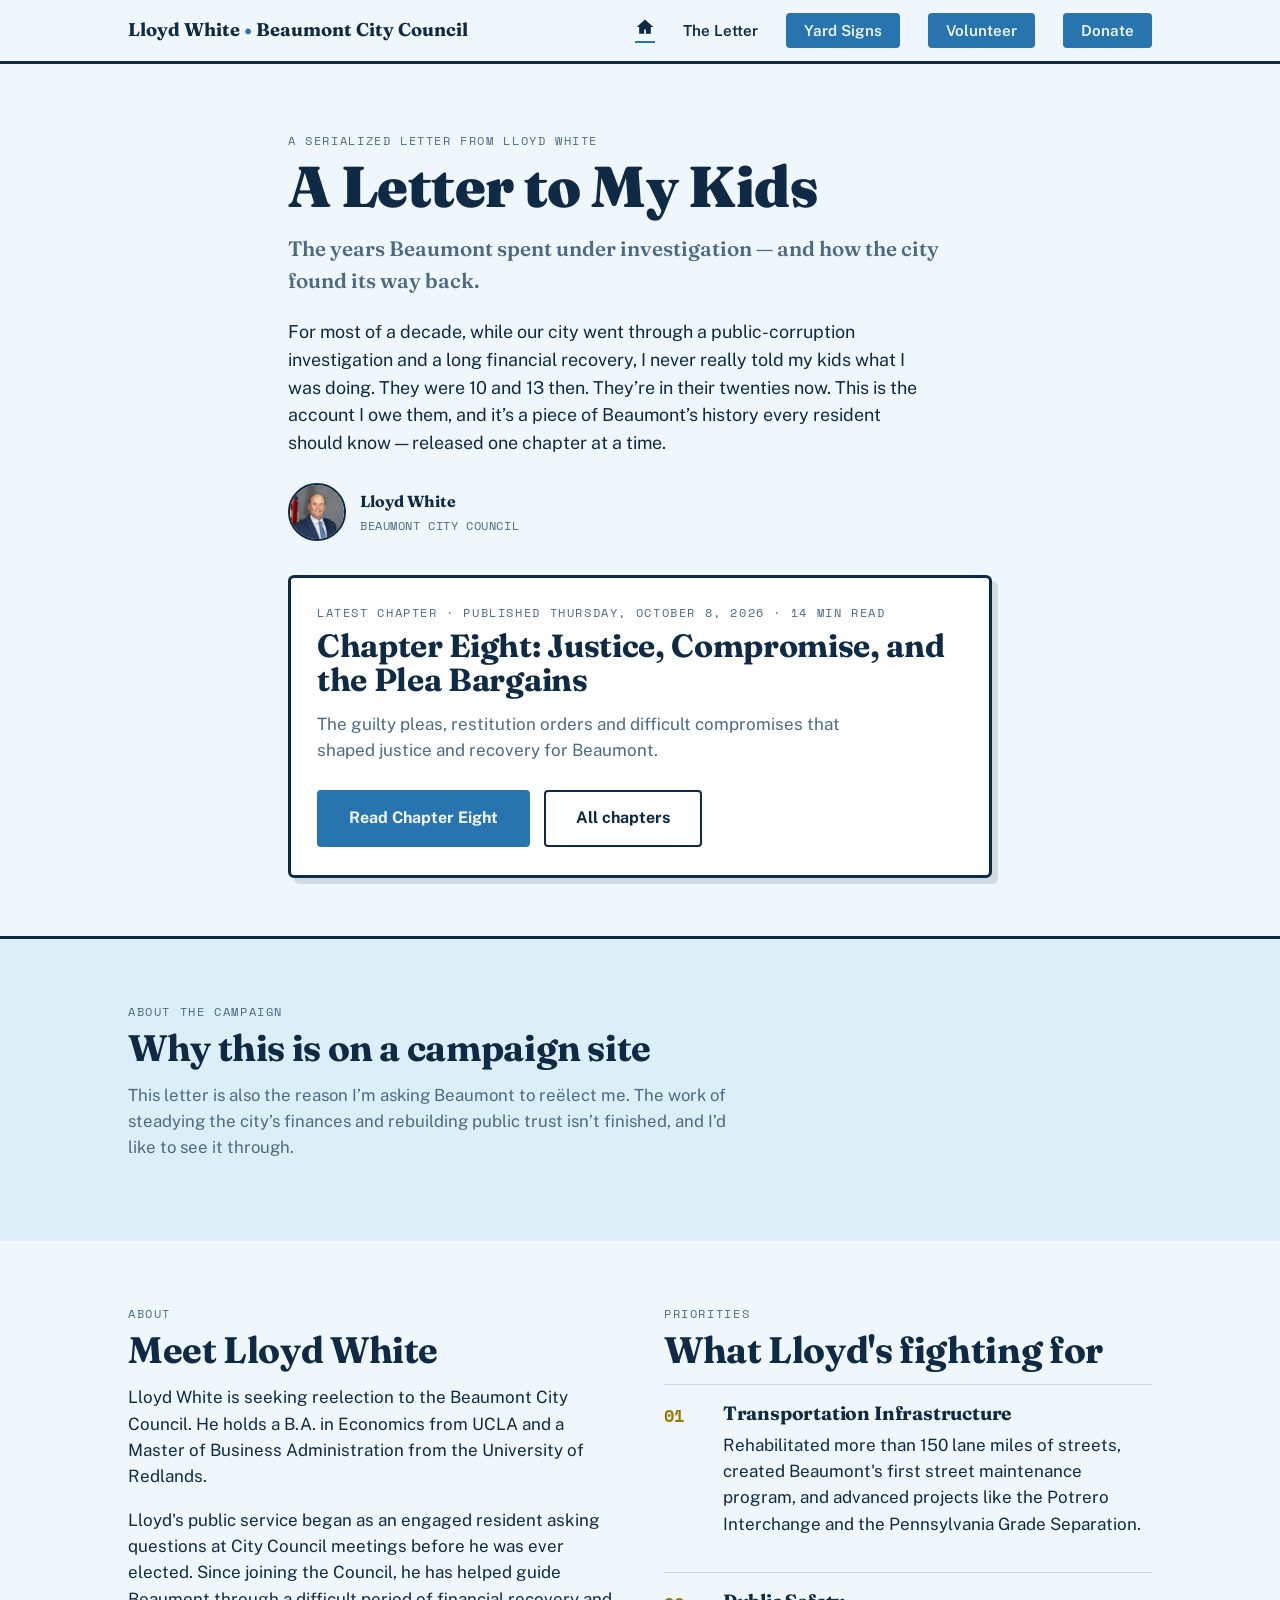
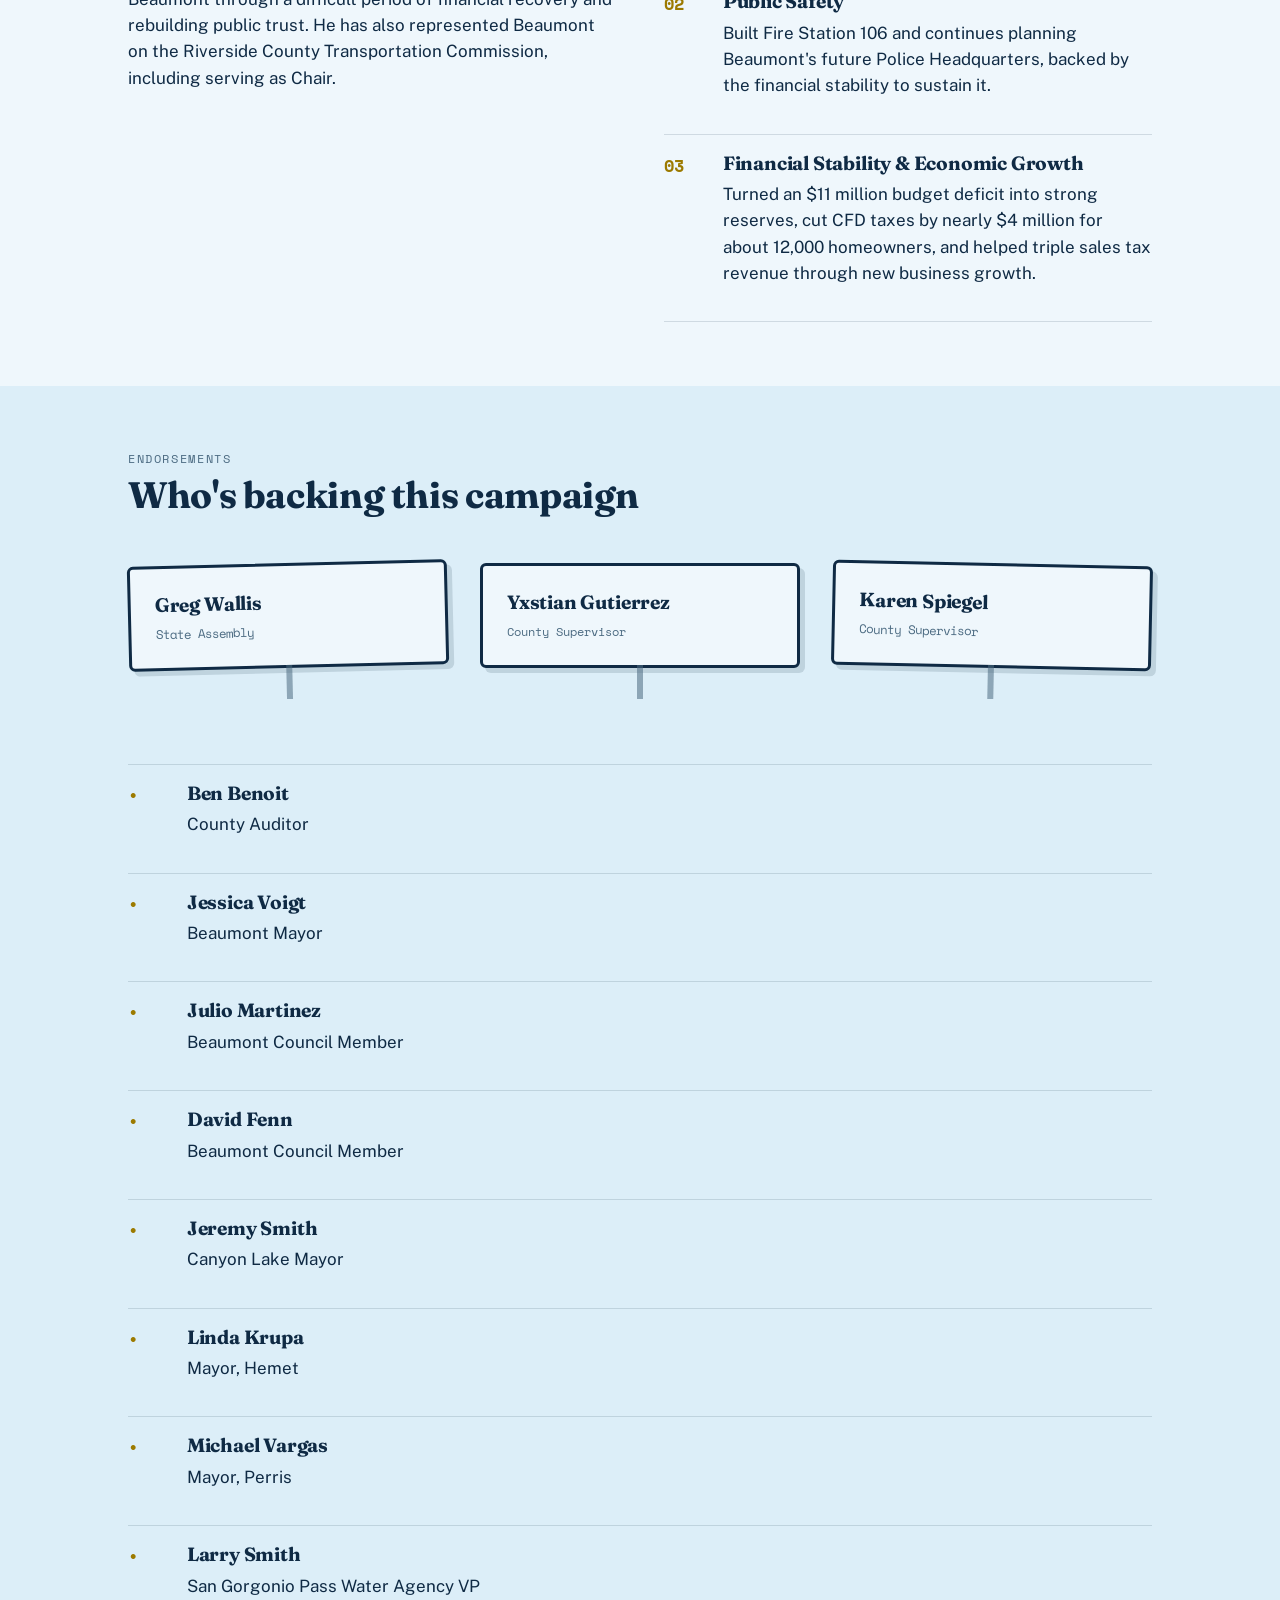
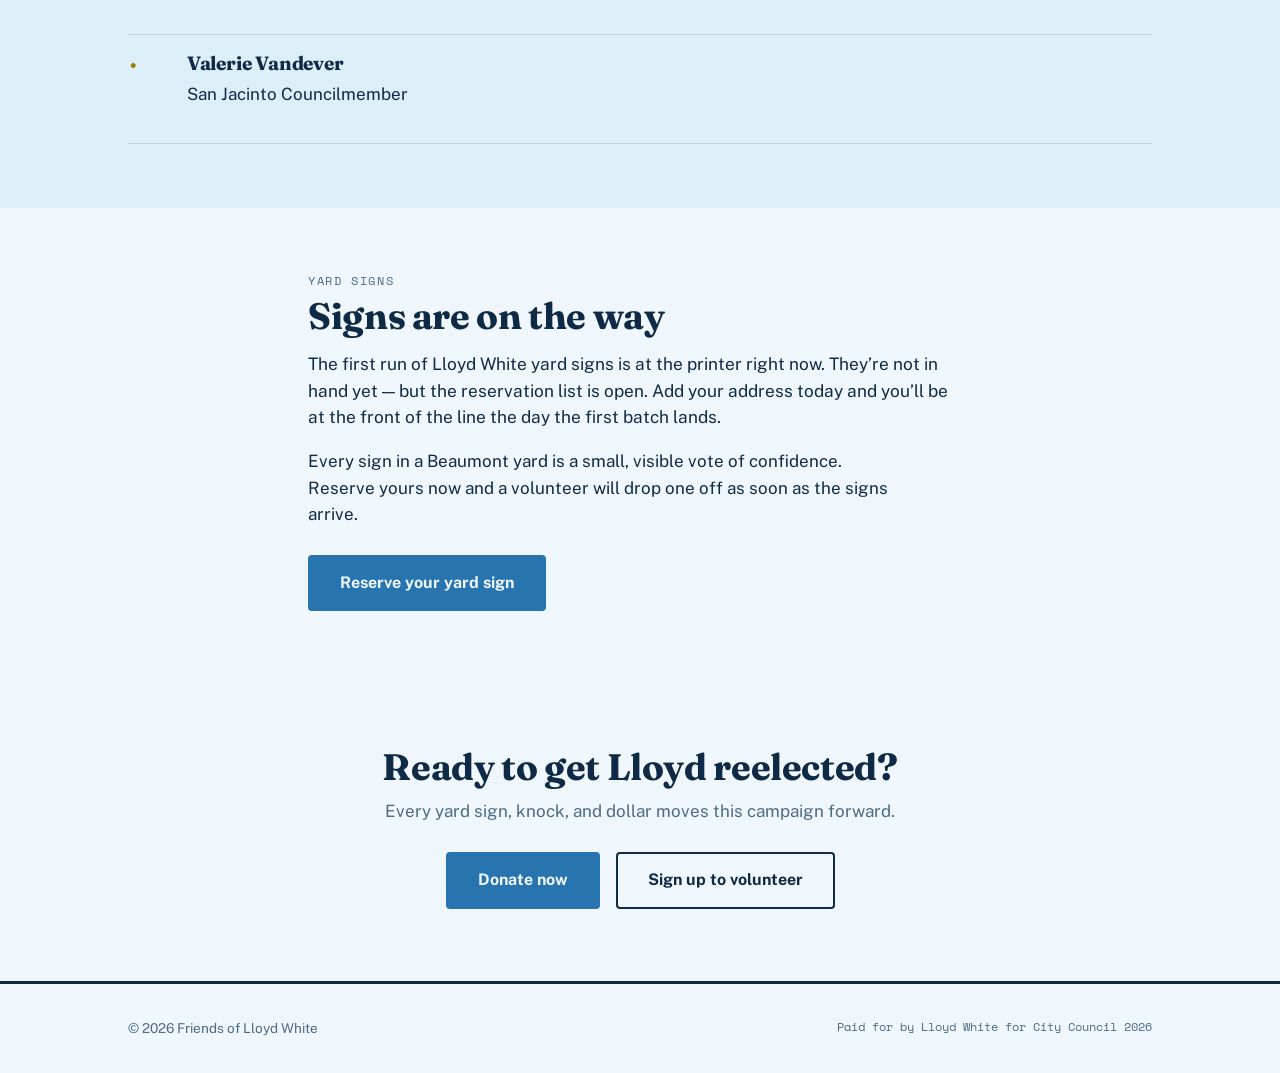
<file: index.html>
<!DOCTYPE html>
<html lang="en">
<head>
<!-- Google tag (gtag.js) -->
<script async src="https://www.googletagmanager.com/gtag/js?id=G-0WGXLLVJK8"></script>
<script>
  window.dataLayer = window.dataLayer || [];
  function gtag(){dataLayer.push(arguments);}
  gtag('js', new Date());
  gtag('config', 'G-0WGXLLVJK8');
</script>
<meta charset="UTF-8">
<meta name="viewport" content="width=device-width, initial-scale=1.0">
<title>Lloyd White for Beaumont City Council — A Letter to My Kids</title>
<meta name="description" content="A serialized letter from Beaumont City Councilmember Lloyd White to his kids about the years the city spent under a public-corruption investigation — and how it recovered.">
<meta property="og:title" content="A Letter to My Kids — Lloyd White">
<meta property="og:description" content="The years Beaumont spent under investigation, told as a letter from a councilmember to his kids.">
<meta property="og:type" content="website">
<meta property="og:image" content="https://lloydwhiteforbeaumont.com/lloyd-white.jpg">
<link rel="stylesheet" href="style.css">
</head>
<body>

<nav class="site-nav">
  <div class="wrap">
    <a href="index.html" class="brand">Lloyd White <strong>&bull;</strong> Beaumont City Council</a>
    <ul class="nav-links">
      <li><a href="index.html" class="nav-home active" aria-label="Home"><svg viewBox="0 0 24 24" width="20" height="20" aria-hidden="true" focusable="false"><path fill="currentColor" d="M12 3 2 12h3v8h6v-5h2v5h6v-8h3z"/></svg></a></li>
      <li><a href="chapter-08.html">The Letter</a></li>
      <li><a href="#yard-signs" class="btn-donate">Yard Signs</a></li>
      <li><a href="volunteer.html" class="btn-donate">Volunteer</a></li>
      <li><a href="donate.html" class="btn-donate">Donate</a></li>
    </ul>
  </div>
</nav>

<header class="story-hero">
  <div class="wrap">
    <span class="eyebrow">A serialized letter from Lloyd White</span>
    <h1>A Letter to My Kids</h1>
    <p class="subtitle">The years Beaumont spent under investigation &mdash; and how the city found its way back.</p>
    <p class="story-hero-dek">For most of a decade, while our city went through a public-corruption investigation and a long financial recovery, I never really told my kids what I was doing. They were 10 and 13 then. They&rsquo;re in their twenties now. This is the account I owe them, and it&rsquo;s a piece of Beaumont&rsquo;s history every resident should know &mdash; released one chapter at a time.</p>

    <div class="byline">
      <img class="byline-photo" src="lloyd-white.jpg" alt="Lloyd White">
      <div>
        <b>Lloyd White</b>
        <span>Beaumont City Council</span>
      </div>
    </div>

    <div class="chapter-feature">
      <span class="eyebrow">Latest chapter &middot; Published Thursday, October 8, 2026 &middot; 14 min read</span>
      <h2>Chapter Eight: Justice, Compromise, and the Plea Bargains</h2>
      <p>The guilty pleas, restitution orders and difficult compromises that shaped justice and recovery for Beaumont.</p>
      <a class="btn btn-primary" href="chapter-08.html">Read Chapter Eight</a>
      <a class="btn btn-outline" href="story.html">All chapters</a>
    </div>
  </div>
</header>

<section class="dim campaign-band">
  <div class="wrap">
    <span class="eyebrow">About the campaign</span>
    <h2>Why this is on a campaign site</h2>
    <p class="lead-in">This letter is also the reason I&rsquo;m asking Beaumont to re&euml;lect me. The work of steadying the city&rsquo;s finances and rebuilding public trust isn&rsquo;t finished, and I&rsquo;d like to see it through.</p>
  </div>
</section>

<section>
  <div class="wrap two-col">
    <div>
      <span class="eyebrow">About</span>
      <h2>Meet Lloyd White</h2>
      <p>Lloyd White is seeking reelection to the Beaumont City Council. He holds a B.A. in Economics from UCLA and a Master of Business Administration from the University of Redlands.</p>
      <p>Lloyd's public service began as an engaged resident asking questions at City Council meetings before he was ever elected. Since joining the Council, he has helped guide Beaumont through a difficult period of financial recovery and rebuilding public trust. He has also represented Beaumont on the Riverside County Transportation Commission, including serving as Chair.</p>
    </div>
    <div>
      <span class="eyebrow">Priorities</span>
      <h2>What Lloyd's fighting for</h2>
      <ul class="issue-list">
        <li><span class="issue-num">01</span><div><h3>Transportation Infrastructure</h3><p>Rehabilitated more than 150 lane miles of streets, created Beaumont's first street maintenance program, and advanced projects like the Potrero Interchange and the Pennsylvania Grade Separation.</p></div></li>
        <li><span class="issue-num">02</span><div><h3>Public Safety</h3><p>Built Fire Station 106 and continues planning Beaumont's future Police Headquarters, backed by the financial stability to sustain it.</p></div></li>
        <li><span class="issue-num">03</span><div><h3>Financial Stability &amp; Economic Growth</h3><p>Turned an $11 million budget deficit into strong reserves, cut CFD taxes by nearly $4 million for about 12,000 homeowners, and helped triple sales tax revenue through new business growth.</p></div></li>
      </ul>
    </div>
  </div>
</section>

<section class="dim">
  <div class="wrap">
    <div class="section-head">
      <span class="eyebrow">Endorsements</span>
      <h2>Who's backing this campaign</h2>
    </div>
    <div class="sign-row">
      <div class="sign tilt-l">
        <h3 style="margin-bottom:4px;">Greg Wallis</h3>
        <cite>State Assembly</cite>
      </div>
      <div class="sign">
        <h3 style="margin-bottom:4px;">Yxstian Gutierrez</h3>
        <cite>County Supervisor</cite>
      </div>
      <div class="sign tilt-r">
        <h3 style="margin-bottom:4px;">Karen Spiegel</h3>
        <cite>County Supervisor</cite>
      </div>
    </div>

    <ul class="issue-list" style="margin-top:40px;">
      <li><span class="issue-num">&bull;</span><div><h3>Ben Benoit</h3><p>County Auditor</p></div></li>
      <li><span class="issue-num">&bull;</span><div><h3>Jessica Voigt</h3><p>Beaumont Mayor</p></div></li>
      <li><span class="issue-num">&bull;</span><div><h3>Julio Martinez</h3><p>Beaumont Council Member</p></div></li>
      <li><span class="issue-num">&bull;</span><div><h3>David Fenn</h3><p>Beaumont Council Member</p></div></li>
      <li><span class="issue-num">&bull;</span><div><h3>Jeremy Smith</h3><p>Canyon Lake Mayor</p></div></li>
      <li><span class="issue-num">&bull;</span><div><h3>Linda Krupa</h3><p>Mayor, Hemet</p></div></li>
      <li><span class="issue-num">&bull;</span><div><h3>Michael Vargas</h3><p>Mayor, Perris</p></div></li>
      <li><span class="issue-num">&bull;</span><div><h3>Larry Smith</h3><p>San Gorgonio Pass Water Agency VP</p></div></li>
      <li><span class="issue-num">&bull;</span><div><h3>Valerie Vandever</h3><p>San Jacinto Councilmember</p></div></li>
    </ul>
  </div>
</section>

<section id="yard-signs">
  <div class="wrap" style="max-width:720px;">
    <span class="eyebrow">Yard signs</span>
    <h2>Signs are on the way</h2>
    <p style="font-size:1.08rem; max-width:60ch;">The first run of Lloyd White yard signs is at the printer right now. They&rsquo;re not in hand yet &mdash; but the reservation list is open. Add your address today and you&rsquo;ll be at the front of the line the day the first batch lands.</p>
    <p style="max-width:60ch;">Every sign in a Beaumont yard is a small, visible vote of confidence. Reserve yours now and a volunteer will drop one off as soon as the signs arrive.</p>
    <a href="volunteer.html#yard-signs" class="btn btn-primary" style="margin-top:10px;">Reserve your yard sign</a>
  </div>
</section>

<section class="cta-banner">
  <div class="wrap">
    <h2>Ready to get Lloyd reelected?</h2>
    <p>Every yard sign, knock, and dollar moves this campaign forward.</p>
    <a href="donate.html" class="btn btn-primary">Donate now</a>
    <a href="volunteer.html" class="btn btn-outline" style="margin-left:12px;">Sign up to volunteer</a>
  </div>
</section>

<footer>
  <div class="wrap">
    <span>&copy; 2026 Friends of Lloyd White</span>
    <span class="disclaimer">Paid for by Lloyd White for City Council 2026</span>
  </div>
</footer>

</body>
</html>
</file>
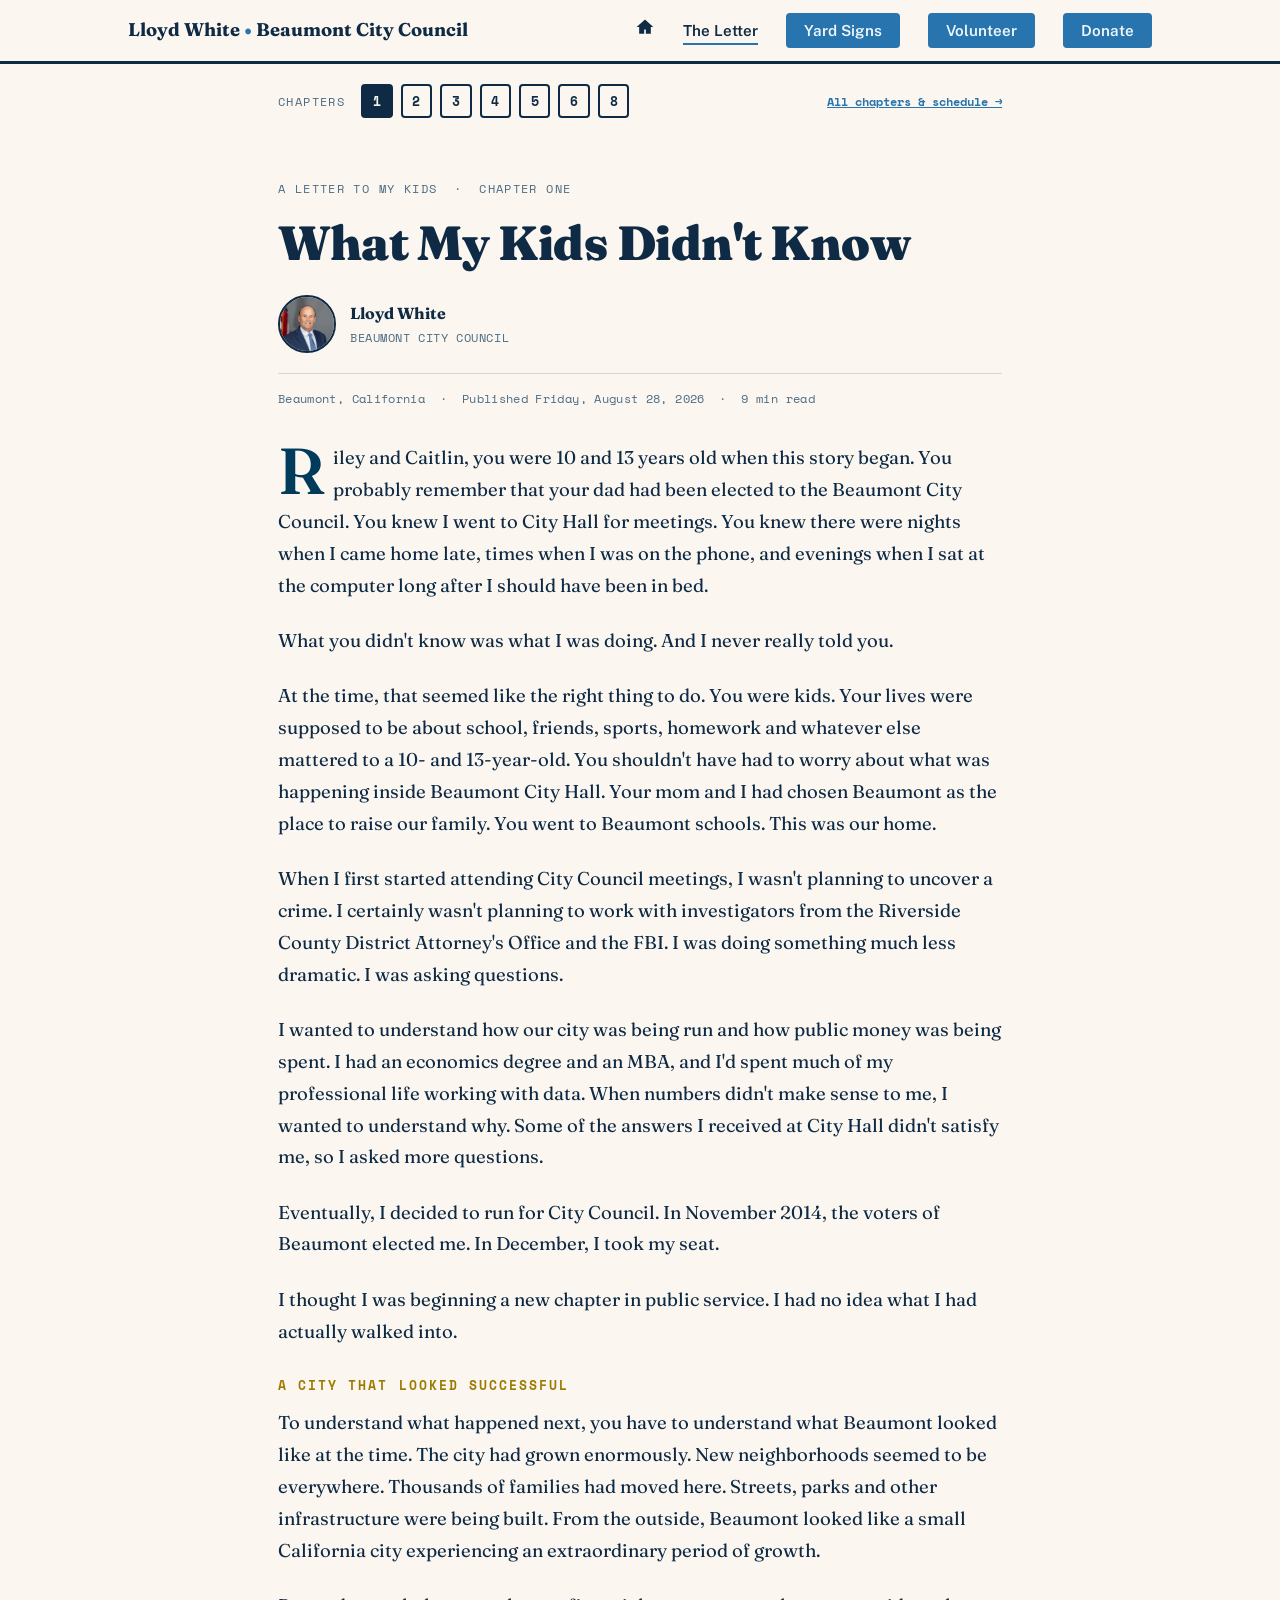
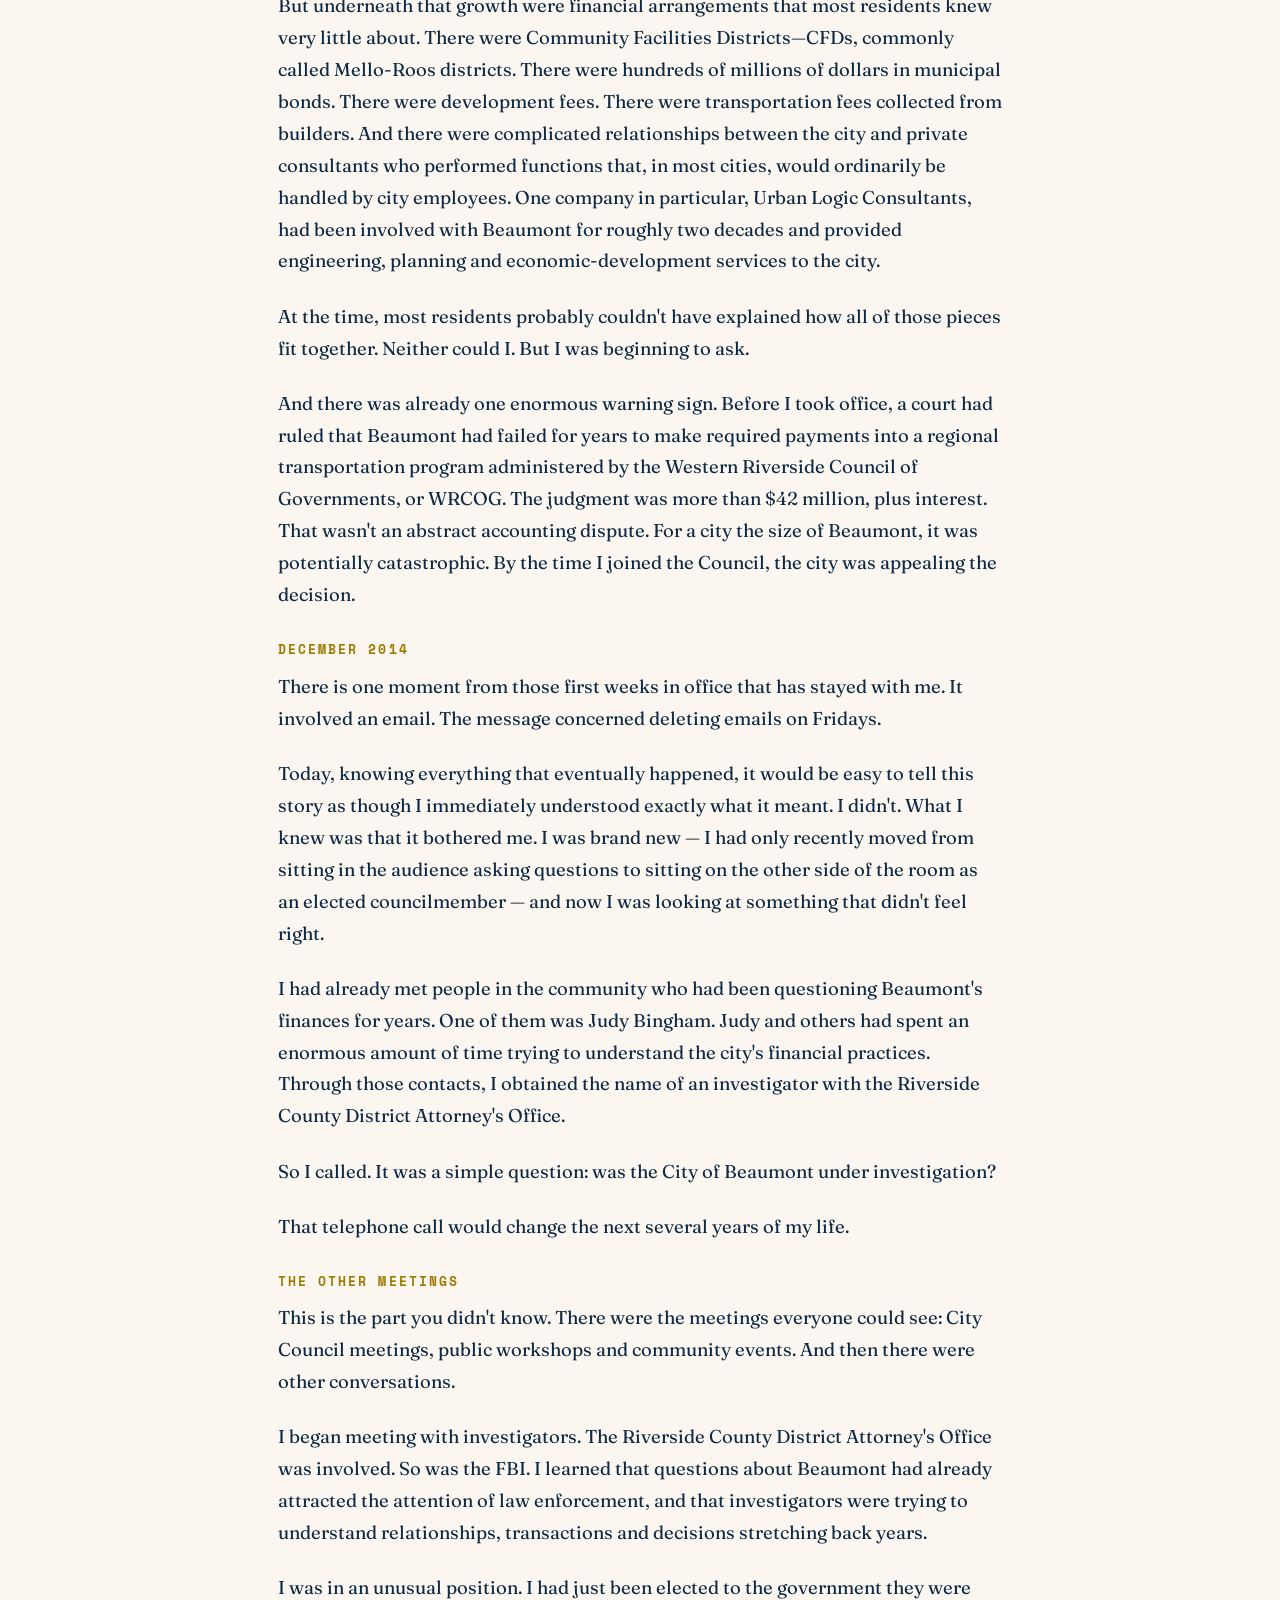
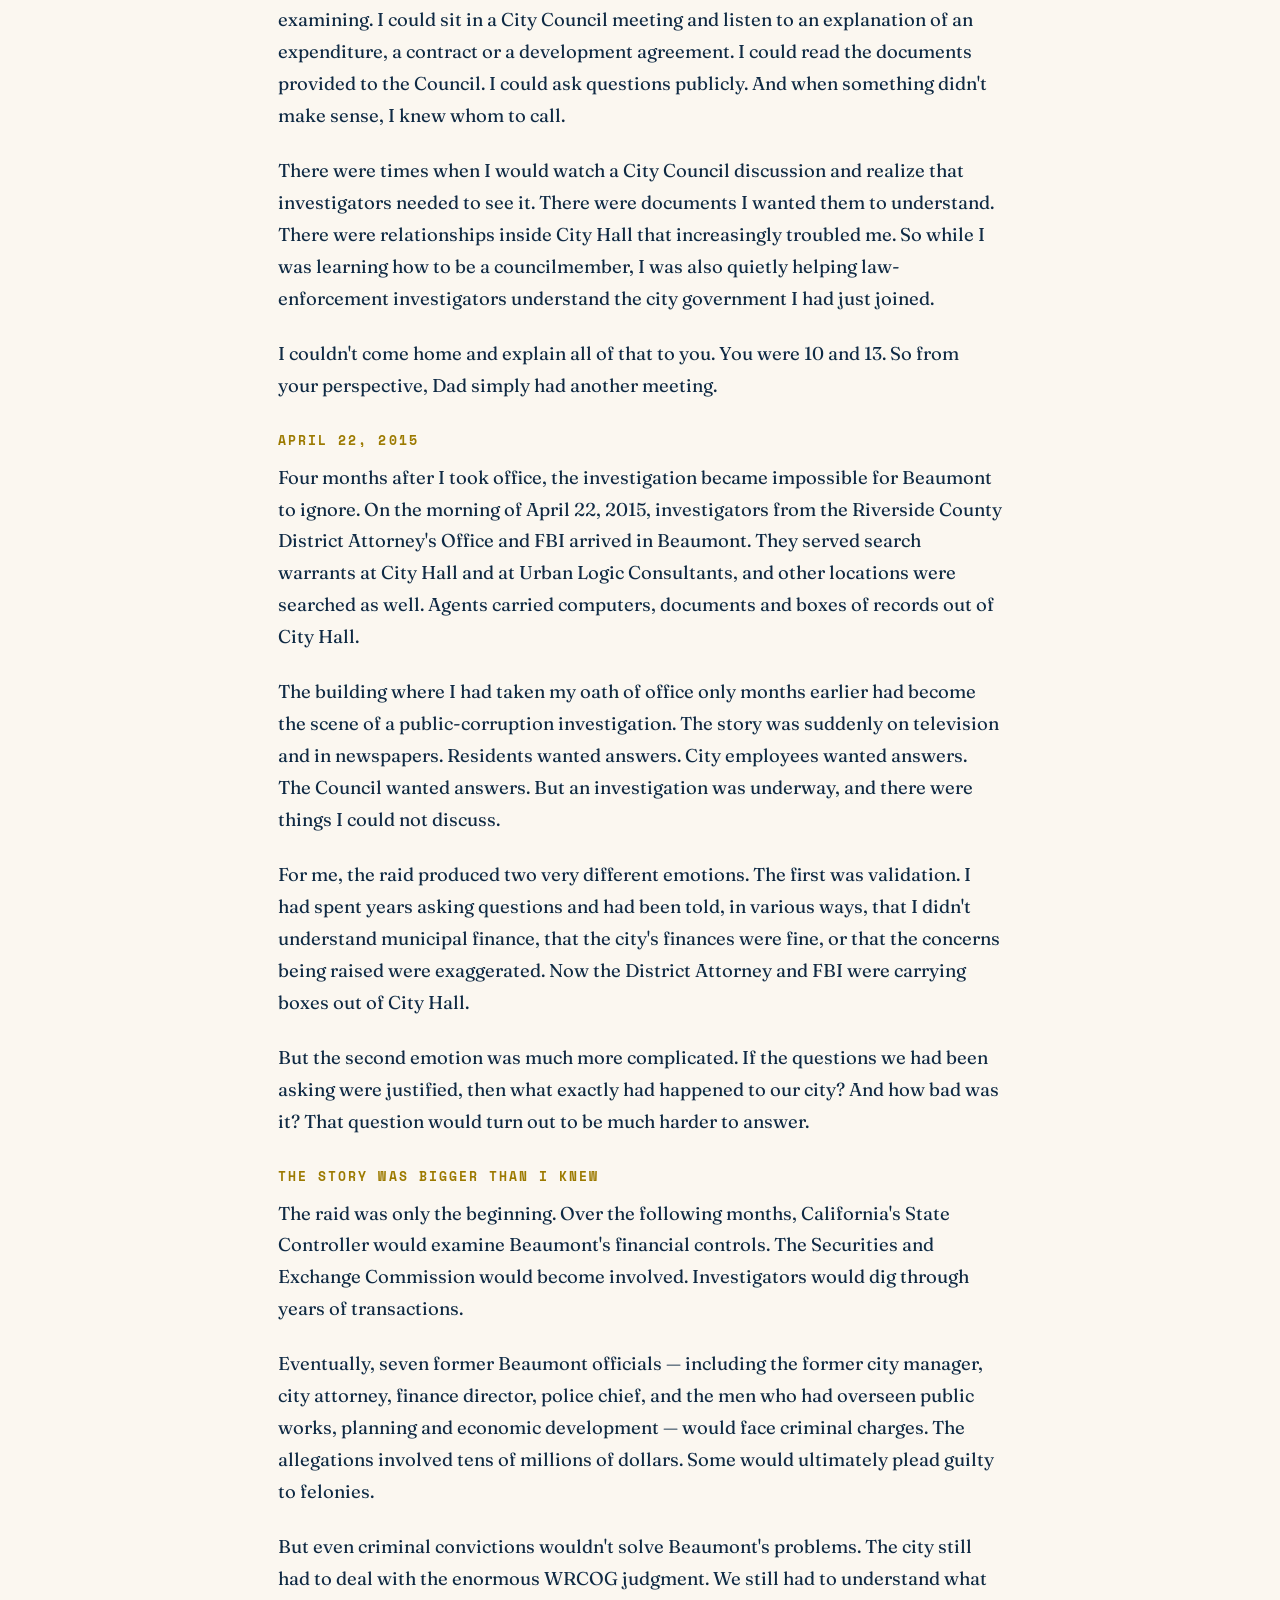
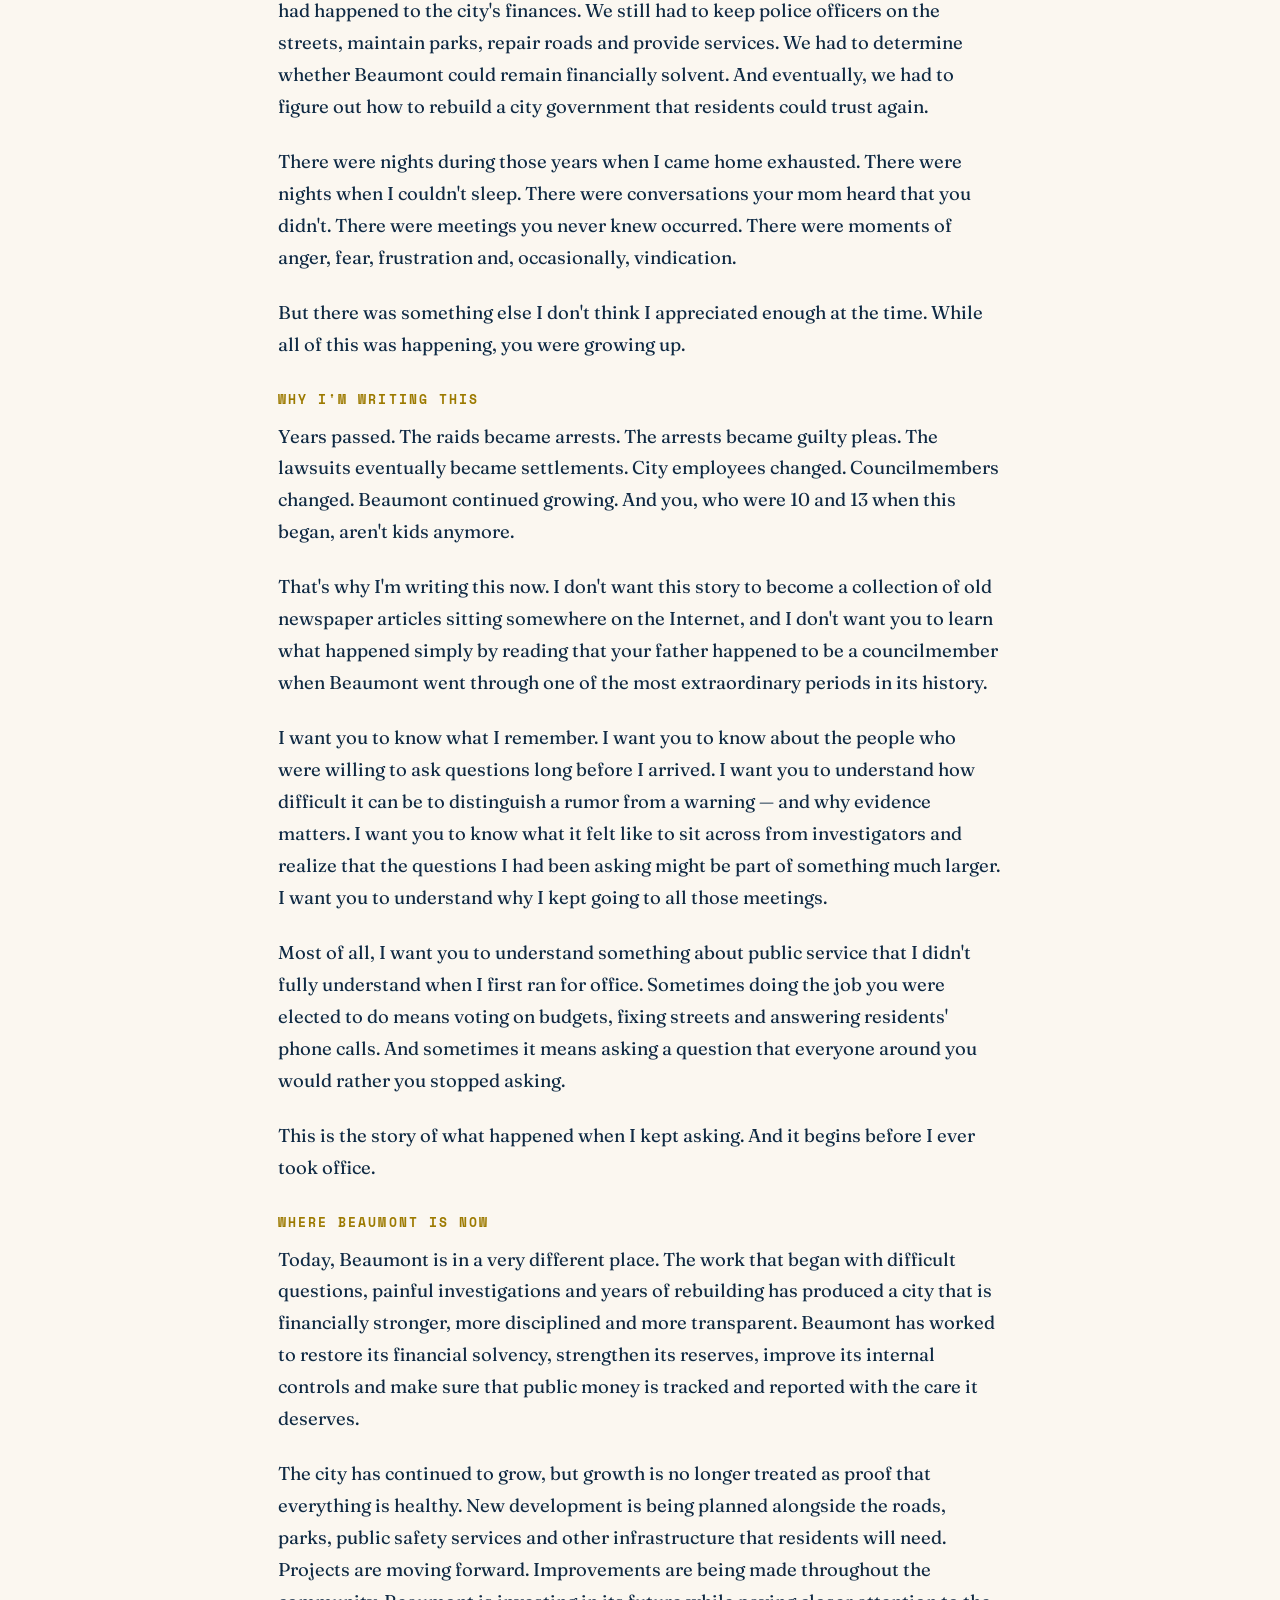
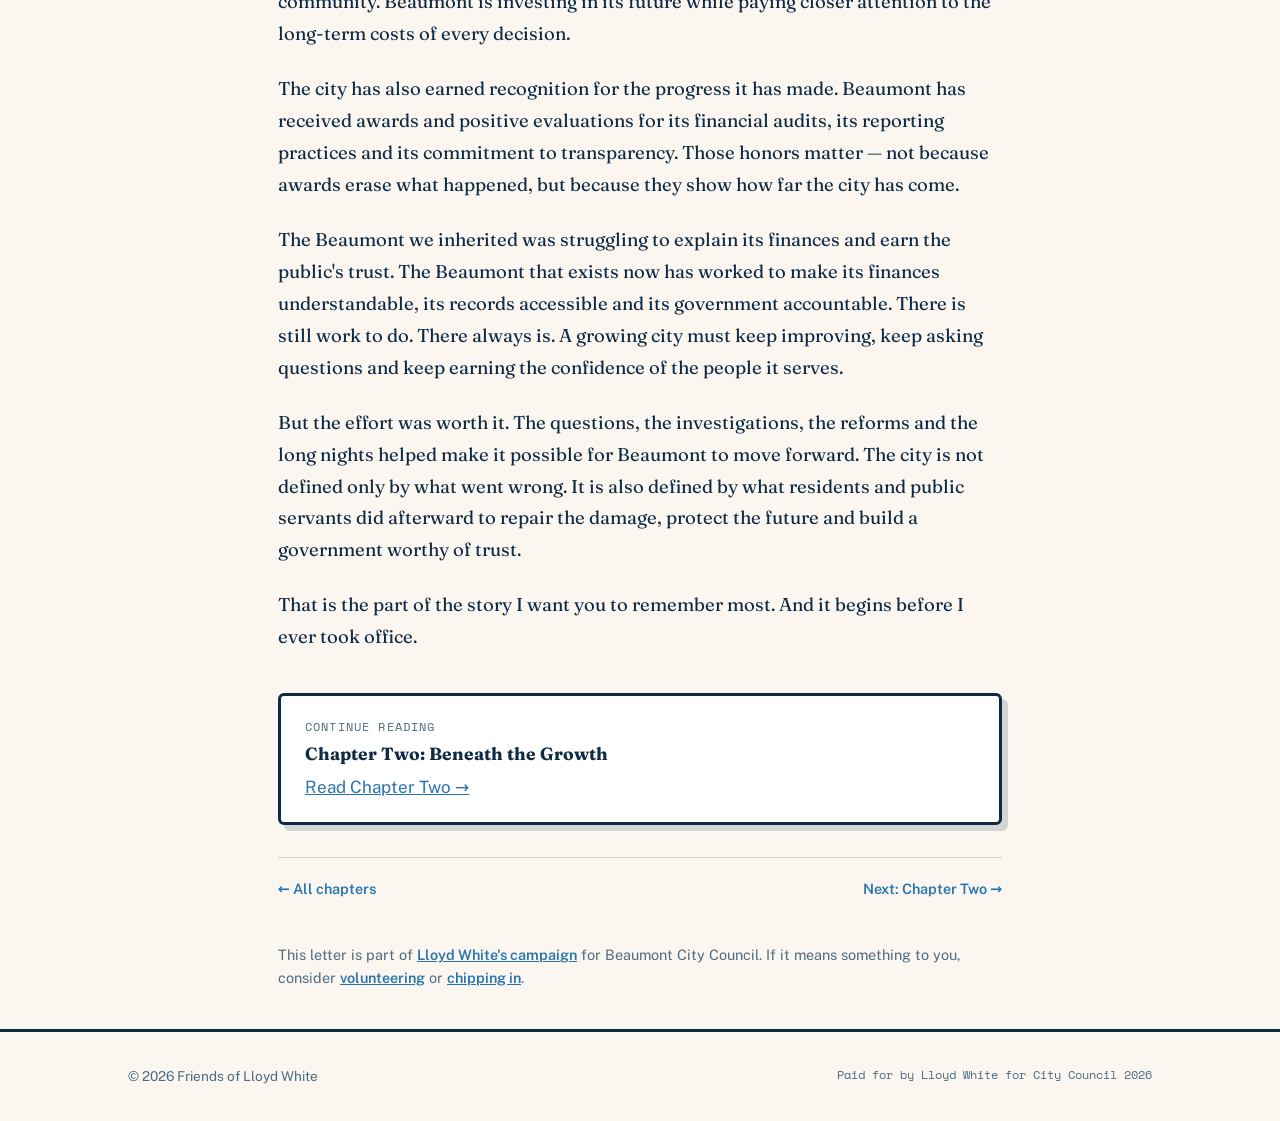
<file: chapter-01.html>
<!DOCTYPE html>
<html lang="en">
<head>
<!-- Google tag (gtag.js) -->
<script async src="https://www.googletagmanager.com/gtag/js?id=G-0WGXLLVJK8"></script>
<script>
  window.dataLayer = window.dataLayer || [];
  function gtag(){dataLayer.push(arguments);}
  gtag('js', new Date());
  gtag('config', 'G-0WGXLLVJK8');
</script>
<meta charset="UTF-8">
<meta name="viewport" content="width=device-width, initial-scale=1.0">
<title>Chapter One: What My Kids Didn't Know — Lloyd White</title>
<meta name="description" content="Chapter One of 'A Letter to My Kids' by Beaumont City Councilmember Lloyd White: how a resident's questions turned into years of working with the FBI and the District Attorney's office.">
<meta property="og:title" content="Chapter One: What My Kids Didn't Know">
<meta property="og:description" content="How a resident's questions at City Council meetings turned into years of quietly working with investigators — and why I kept asking.">
<meta property="og:type" content="article">
<meta property="og:image" content="lloyd-white.jpg">
<link rel="stylesheet" href="style.css">
</head>
<body class="reading">

<nav class="site-nav">
  <div class="wrap">
    <a href="index.html" class="brand">Lloyd White <strong>&bull;</strong> Beaumont City Council</a>
    <ul class="nav-links">
      <li><a href="index.html" class="nav-home" aria-label="Home"><svg viewBox="0 0 24 24" width="20" height="20" aria-hidden="true" focusable="false"><path fill="currentColor" d="M12 3 2 12h3v8h6v-5h2v5h6v-8h3z"/></svg></a></li>
      <li><a href="chapter-06.html" class="active">The Letter</a></li>
      <li><a href="index.html#yard-signs" class="btn-donate">Yard Signs</a></li>
      <li><a href="volunteer.html" class="btn-donate">Volunteer</a></li>
      <li><a href="donate.html" class="btn-donate">Donate</a></li>
    </ul>
  </div>
</nav>

<nav class="chapter-index" aria-label="Chapters in this letter"><span class="chapter-index-label">Chapters</span><ol><li><a href="chapter-01.html" aria-current="page">1</a></li><li><a href="chapter-02.html">2</a></li><li><a href="chapter-03.html">3</a></li><li><a href="chapter-04.html">4</a></li><li><a href="chapter-05.html">5</a></li><li><a href="chapter-06.html">6</a></li><li><a href="chapter-08.html">8</a></li></ol><a class="chapter-index-all" href="story.html">All chapters &amp; schedule &rarr;</a></nav>

<article class="chapter">
  <div class="chapter-head">
    <span class="kicker">A Letter to My Kids &nbsp;&middot;&nbsp; Chapter One</span>
    <h1>What My Kids Didn't Know</h1>

    <div class="byline">
      <img class="byline-photo" src="lloyd-white.jpg" alt="Lloyd White">
      <div>
        <b>Lloyd White</b>
        <span>Beaumont City Council</span>
      </div>
    </div>

    <p class="chapter-dateline">Beaumont, California &nbsp;&middot;&nbsp; Published Friday, August 28, 2026 &nbsp;&middot;&nbsp; 9 min read</p>
  </div>

  <div class="chapter-body">
    <p>Riley and Caitlin, you were 10 and 13 years old when this story began. You probably remember that your dad had been elected to the Beaumont City Council. You knew I went to City Hall for meetings. You knew there were nights when I came home late, times when I was on the phone, and evenings when I sat at the computer long after I should have been in bed.</p>

    <p>What you didn't know was what I was doing. And I never really told you.</p>

    <p>At the time, that seemed like the right thing to do. You were kids. Your lives were supposed to be about school, friends, sports, homework and whatever else mattered to a 10- and 13-year-old. You shouldn't have had to worry about what was happening inside Beaumont City Hall. Your mom and I had chosen Beaumont as the place to raise our family. You went to Beaumont schools. This was our home.</p>

    <p>When I first started attending City Council meetings, I wasn't planning to uncover a crime. I certainly wasn't planning to work with investigators from the Riverside County District Attorney's Office and the FBI. I was doing something much less dramatic. I was asking questions.</p>

    <p>I wanted to understand how our city was being run and how public money was being spent. I had an economics degree and an MBA, and I'd spent much of my professional life working with data. When numbers didn't make sense to me, I wanted to understand why. Some of the answers I received at City Hall didn't satisfy me, so I asked more questions.</p>

    <p>Eventually, I decided to run for City Council. In November 2014, the voters of Beaumont elected me. In December, I took my seat.</p>

    <p>I thought I was beginning a new chapter in public service. I had no idea what I had actually walked into.</p>

    <h2>A City That Looked Successful</h2>

    <p>To understand what happened next, you have to understand what Beaumont looked like at the time. The city had grown enormously. New neighborhoods seemed to be everywhere. Thousands of families had moved here. Streets, parks and other infrastructure were being built. From the outside, Beaumont looked like a small California city experiencing an extraordinary period of growth.</p>

    <p>But underneath that growth were financial arrangements that most residents knew very little about. There were Community Facilities Districts&mdash;CFDs, commonly called Mello-Roos districts. There were hundreds of millions of dollars in municipal bonds. There were development fees. There were transportation fees collected from builders. And there were complicated relationships between the city and private consultants who performed functions that, in most cities, would ordinarily be handled by city employees. One company in particular, Urban Logic Consultants, had been involved with Beaumont for roughly two decades and provided engineering, planning and economic-development services to the city.</p>

    <p>At the time, most residents probably couldn't have explained how all of those pieces fit together. Neither could I. But I was beginning to ask.</p>

    <p>And there was already one enormous warning sign. Before I took office, a court had ruled that Beaumont had failed for years to make required payments into a regional transportation program administered by the Western Riverside Council of Governments, or WRCOG. The judgment was more than $42 million, plus interest. That wasn't an abstract accounting dispute. For a city the size of Beaumont, it was potentially catastrophic. By the time I joined the Council, the city was appealing the decision.</p>

    <h2>December 2014</h2>

    <p>There is one moment from those first weeks in office that has stayed with me. It involved an email. The message concerned deleting emails on Fridays.</p>

    <p>Today, knowing everything that eventually happened, it would be easy to tell this story as though I immediately understood exactly what it meant. I didn't. What I knew was that it bothered me. I was brand new &mdash; I had only recently moved from sitting in the audience asking questions to sitting on the other side of the room as an elected councilmember &mdash; and now I was looking at something that didn't feel right.</p>

    <p>I had already met people in the community who had been questioning Beaumont's finances for years. One of them was Judy Bingham. Judy and others had spent an enormous amount of time trying to understand the city's financial practices. Through those contacts, I obtained the name of an investigator with the Riverside County District Attorney's Office.</p>

    <p>So I called. It was a simple question: was the City of Beaumont under investigation?</p>

    <p>That telephone call would change the next several years of my life.</p>

    <h2>The Other Meetings</h2>

    <p>This is the part you didn't know. There were the meetings everyone could see: City Council meetings, public workshops and community events. And then there were other conversations.</p>

    <p>I began meeting with investigators. The Riverside County District Attorney's Office was involved. So was the FBI. I learned that questions about Beaumont had already attracted the attention of law enforcement, and that investigators were trying to understand relationships, transactions and decisions stretching back years.</p>

    <p>I was in an unusual position. I had just been elected to the government they were examining. I could sit in a City Council meeting and listen to an explanation of an expenditure, a contract or a development agreement. I could read the documents provided to the Council. I could ask questions publicly. And when something didn't make sense, I knew whom to call.</p>

    <p>There were times when I would watch a City Council discussion and realize that investigators needed to see it. There were documents I wanted them to understand. There were relationships inside City Hall that increasingly troubled me. So while I was learning how to be a councilmember, I was also quietly helping law-enforcement investigators understand the city government I had just joined.</p>

    <p>I couldn't come home and explain all of that to you. You were 10 and 13. So from your perspective, Dad simply had another meeting.</p>

    <h2>April 22, 2015</h2>

    <p>Four months after I took office, the investigation became impossible for Beaumont to ignore. On the morning of April 22, 2015, investigators from the Riverside County District Attorney's Office and FBI arrived in Beaumont. They served search warrants at City Hall and at Urban Logic Consultants, and other locations were searched as well. Agents carried computers, documents and boxes of records out of City Hall.</p>

    <p>The building where I had taken my oath of office only months earlier had become the scene of a public-corruption investigation. The story was suddenly on television and in newspapers. Residents wanted answers. City employees wanted answers. The Council wanted answers. But an investigation was underway, and there were things I could not discuss.</p>

    <p>For me, the raid produced two very different emotions. The first was validation. I had spent years asking questions and had been told, in various ways, that I didn't understand municipal finance, that the city's finances were fine, or that the concerns being raised were exaggerated. Now the District Attorney and FBI were carrying boxes out of City Hall.</p>

    <p>But the second emotion was much more complicated. If the questions we had been asking were justified, then what exactly had happened to our city? And how bad was it? That question would turn out to be much harder to answer.</p>

    <h2>The Story Was Bigger Than I Knew</h2>

    <p>The raid was only the beginning. Over the following months, California's State Controller would examine Beaumont's financial controls. The Securities and Exchange Commission would become involved. Investigators would dig through years of transactions.</p>

    <p>Eventually, seven former Beaumont officials &mdash; including the former city manager, city attorney, finance director, police chief, and the men who had overseen public works, planning and economic development &mdash; would face criminal charges. The allegations involved tens of millions of dollars. Some would ultimately plead guilty to felonies.</p>

    <p>But even criminal convictions wouldn't solve Beaumont's problems. The city still had to deal with the enormous WRCOG judgment. We still had to understand what had happened to the city's finances. We still had to keep police officers on the streets, maintain parks, repair roads and provide services. We had to determine whether Beaumont could remain financially solvent. And eventually, we had to figure out how to rebuild a city government that residents could trust again.</p>

    <p>There were nights during those years when I came home exhausted. There were nights when I couldn't sleep. There were conversations your mom heard that you didn't. There were meetings you never knew occurred. There were moments of anger, fear, frustration and, occasionally, vindication.</p>

    <p>But there was something else I don't think I appreciated enough at the time. While all of this was happening, you were growing up.</p>

    <h2>Why I'm Writing This</h2>

    <p>Years passed. The raids became arrests. The arrests became guilty pleas. The lawsuits eventually became settlements. City employees changed. Councilmembers changed. Beaumont continued growing. And you, who were 10 and 13 when this began, aren't kids anymore.</p>

    <p>That's why I'm writing this now. I don't want this story to become a collection of old newspaper articles sitting somewhere on the Internet, and I don't want you to learn what happened simply by reading that your father happened to be a councilmember when Beaumont went through one of the most extraordinary periods in its history.</p>

    <p>I want you to know what I remember. I want you to know about the people who were willing to ask questions long before I arrived. I want you to understand how difficult it can be to distinguish a rumor from a warning &mdash; and why evidence matters. I want you to know what it felt like to sit across from investigators and realize that the questions I had been asking might be part of something much larger. I want you to understand why I kept going to all those meetings.</p>

    <p>Most of all, I want you to understand something about public service that I didn't fully understand when I first ran for office. Sometimes doing the job you were elected to do means voting on budgets, fixing streets and answering residents' phone calls. And sometimes it means asking a question that everyone around you would rather you stopped asking.</p>

    <p>This is the story of what happened when I kept asking. And it begins before I ever took office.</p>

    <h2>Where Beaumont Is Now</h2>

    <p>Today, Beaumont is in a very different place. The work that began with difficult questions, painful investigations and years of rebuilding has produced a city that is financially stronger, more disciplined and more transparent. Beaumont has worked to restore its financial solvency, strengthen its reserves, improve its internal controls and make sure that public money is tracked and reported with the care it deserves.</p>

    <p>The city has continued to grow, but growth is no longer treated as proof that everything is healthy. New development is being planned alongside the roads, parks, public safety services and other infrastructure that residents will need. Projects are moving forward. Improvements are being made throughout the community. Beaumont is investing in its future while paying closer attention to the long-term costs of every decision.</p>

    <p>The city has also earned recognition for the progress it has made. Beaumont has received awards and positive evaluations for its financial audits, its reporting practices and its commitment to transparency. Those honors matter &mdash; not because awards erase what happened, but because they show how far the city has come.</p>

    <p>The Beaumont we inherited was struggling to explain its finances and earn the public's trust. The Beaumont that exists now has worked to make its finances understandable, its records accessible and its government accountable. There is still work to do. There always is. A growing city must keep improving, keep asking questions and keep earning the confidence of the people it serves.</p>

    <p>But the effort was worth it. The questions, the investigations, the reforms and the long nights helped make it possible for Beaumont to move forward. The city is not defined only by what went wrong. It is also defined by what residents and public servants did afterward to repair the damage, protect the future and build a government worthy of trust.</p>

    <p>That is the part of the story I want you to remember most. And it begins before I ever took office.</p>
  </div>

  <div class="chapter-continue">
    <span class="kicker">Continue reading</span>
    <strong>Chapter Two: Beneath the Growth</strong>
    <p style="margin:6px 0 0;"><a href="chapter-02.html">Read Chapter Two &rarr;</a></p>
  </div>

  <nav class="chapter-nav">
    <a href="story.html">&larr; All chapters</a>
    <a href="chapter-02.html">Next: Chapter Two &rarr;</a>
  </nav>
</article>

<p class="chapter-campaign-note">
  This letter is part of <a href="index.html">Lloyd White's campaign</a> for Beaumont City Council.
  If it means something to you, consider <a href="volunteer.html">volunteering</a> or
  <a href="donate.html">chipping in</a>.
</p>

<footer>
  <div class="wrap">
    <span>&copy; 2026 Friends of Lloyd White</span>
    <span class="disclaimer">Paid for by Lloyd White for City Council 2026</span>
  </div>
</footer>

</body>
</html>
</file>
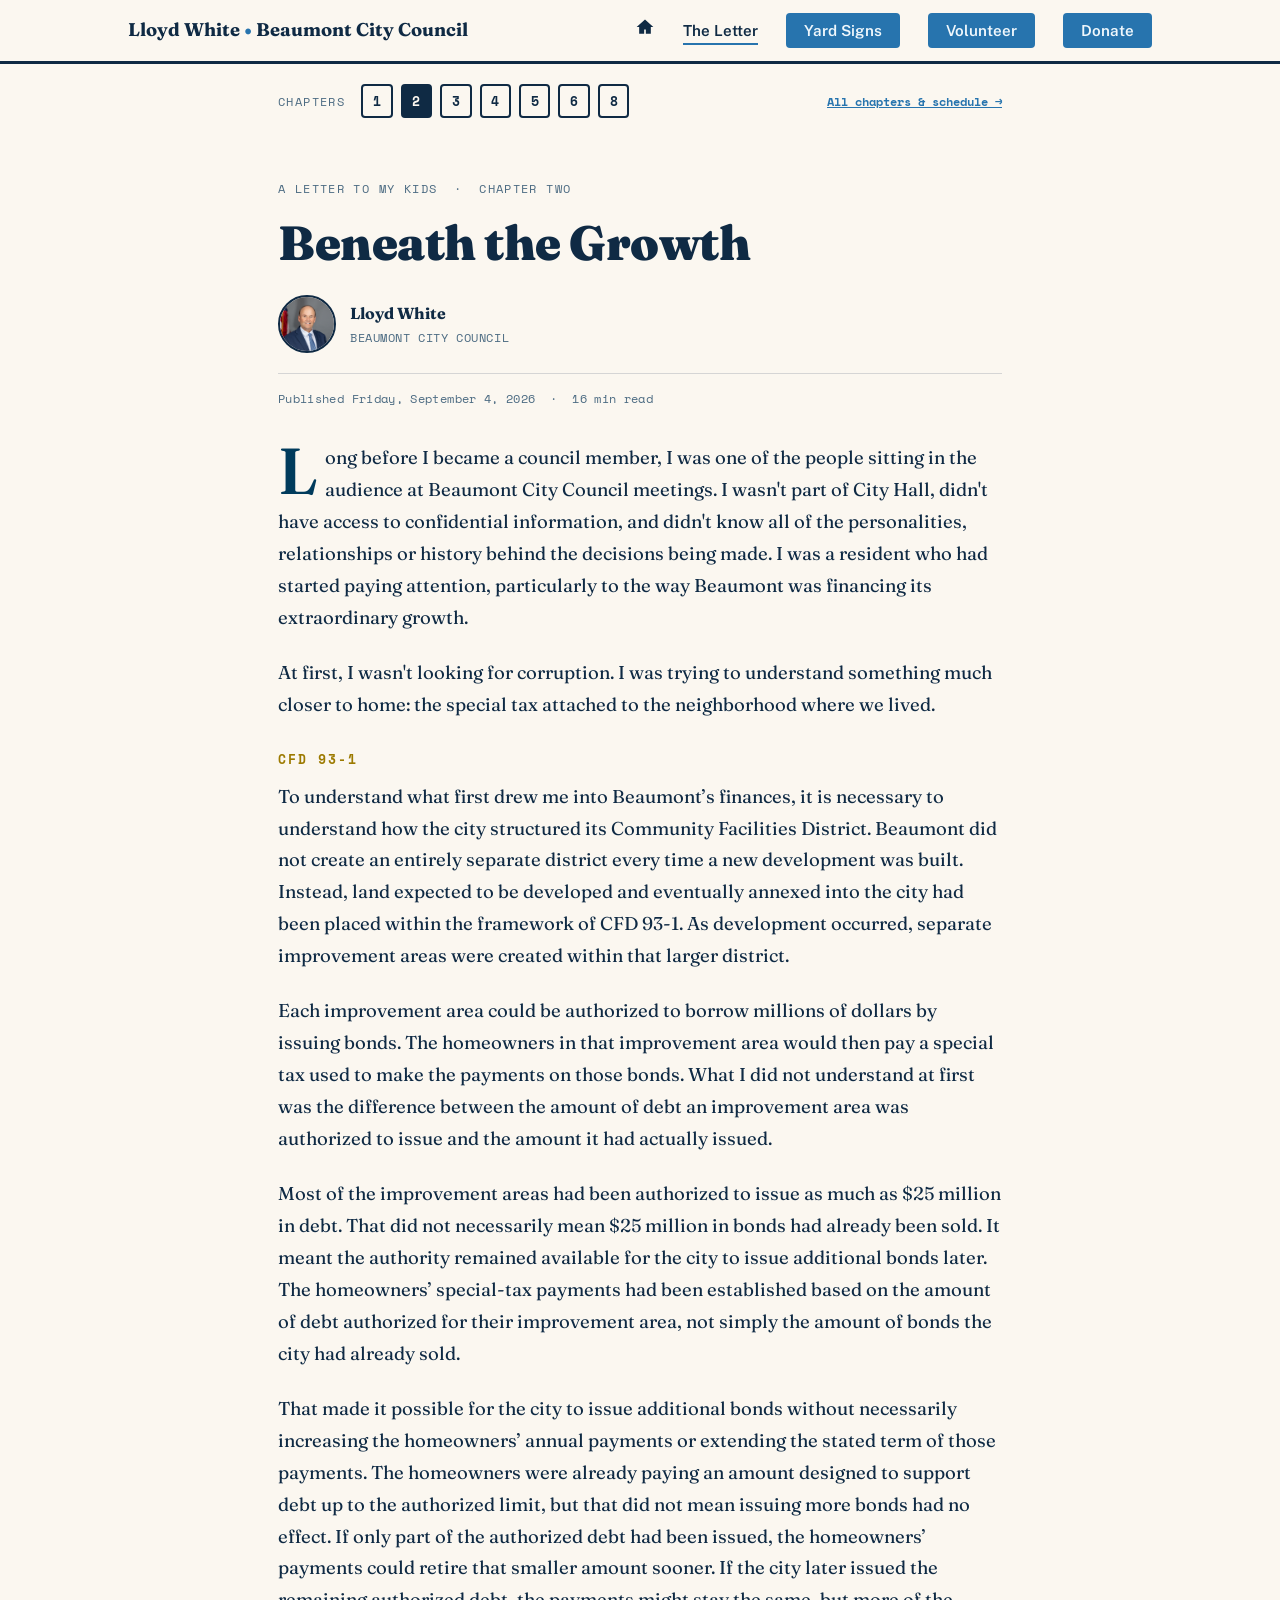
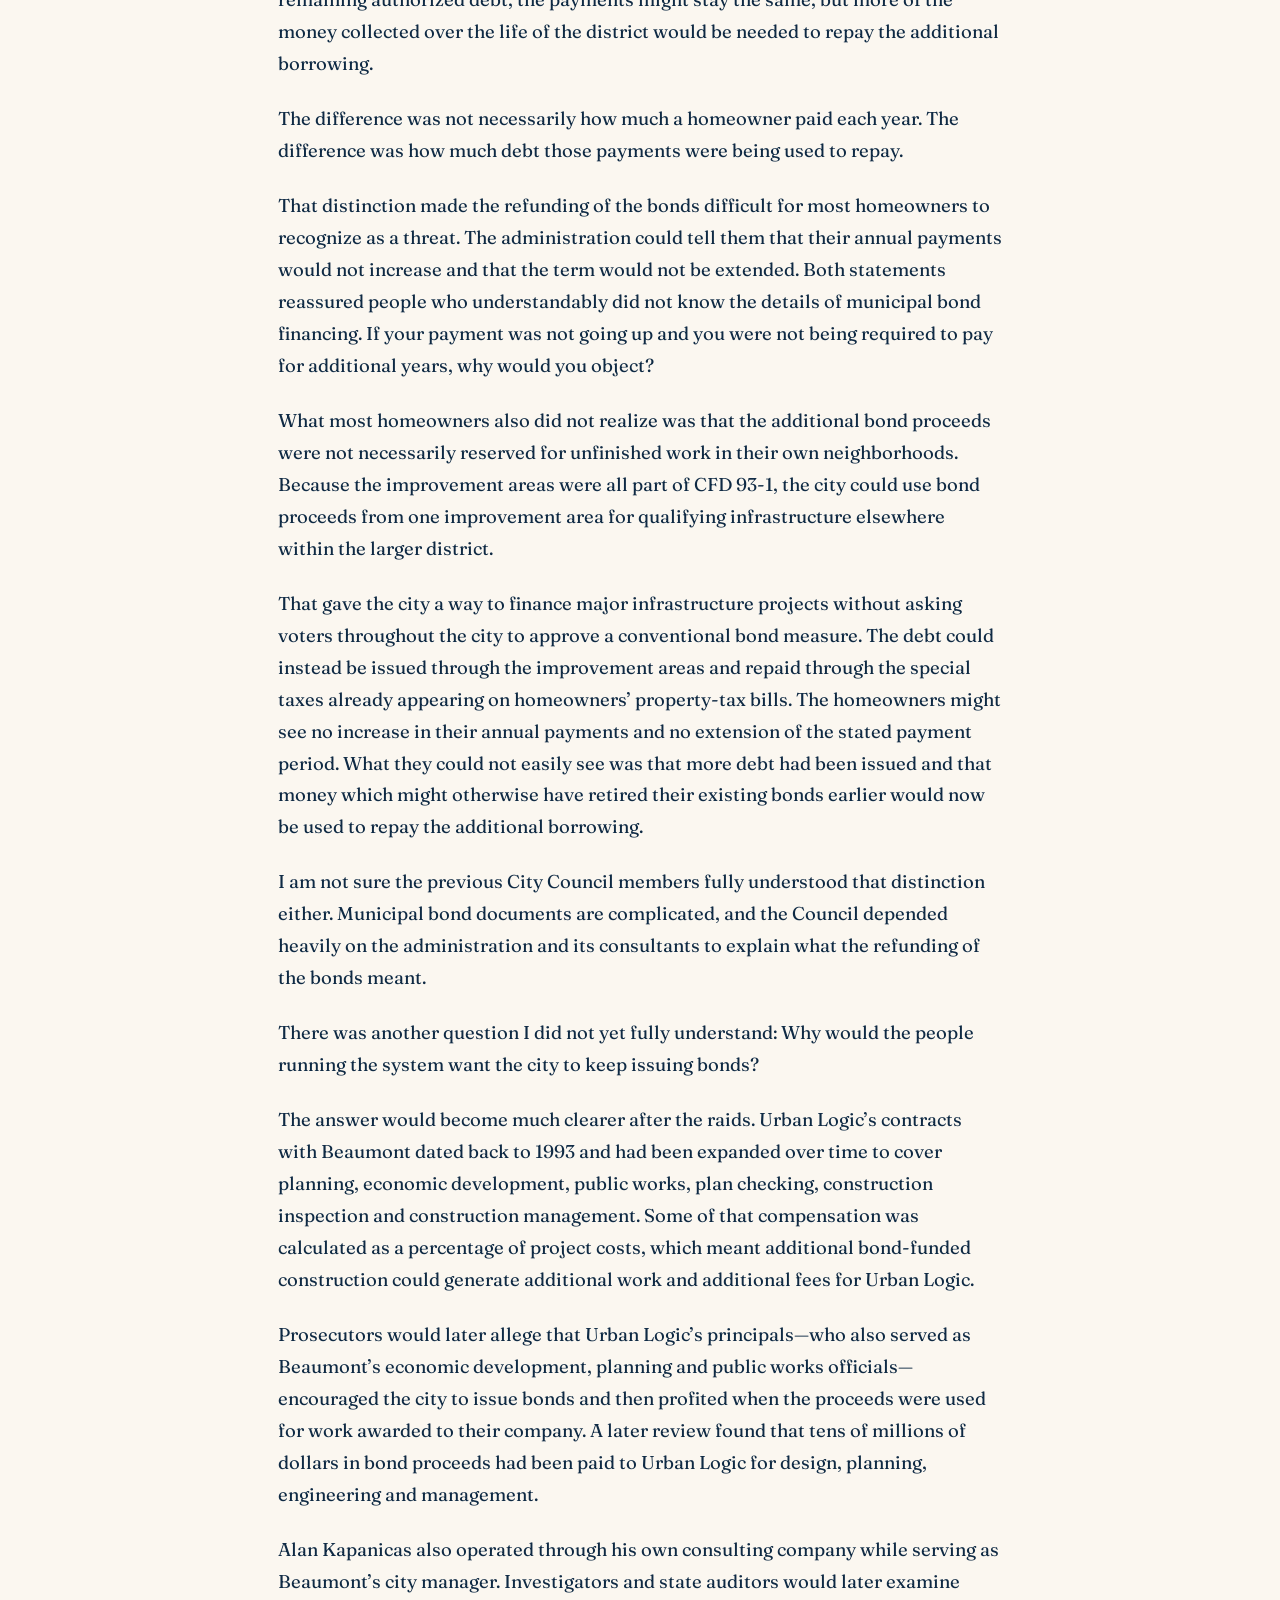
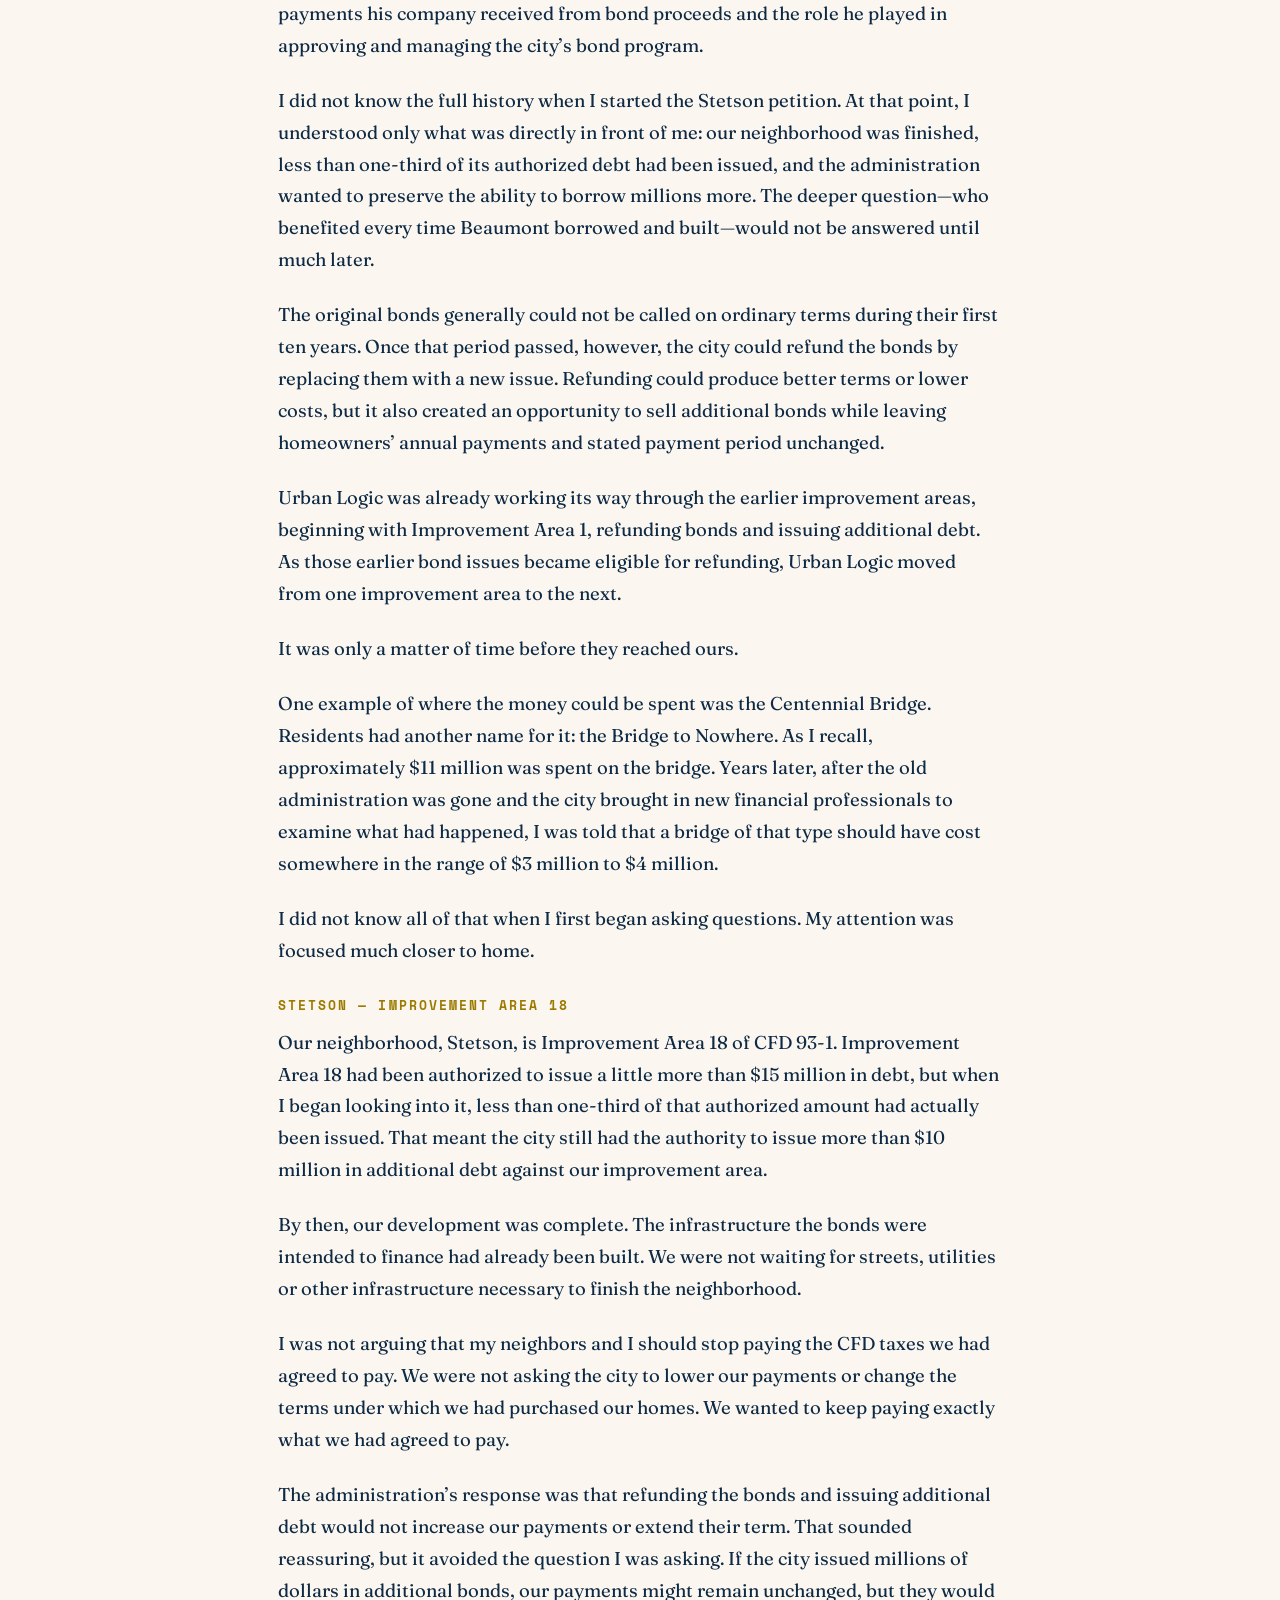
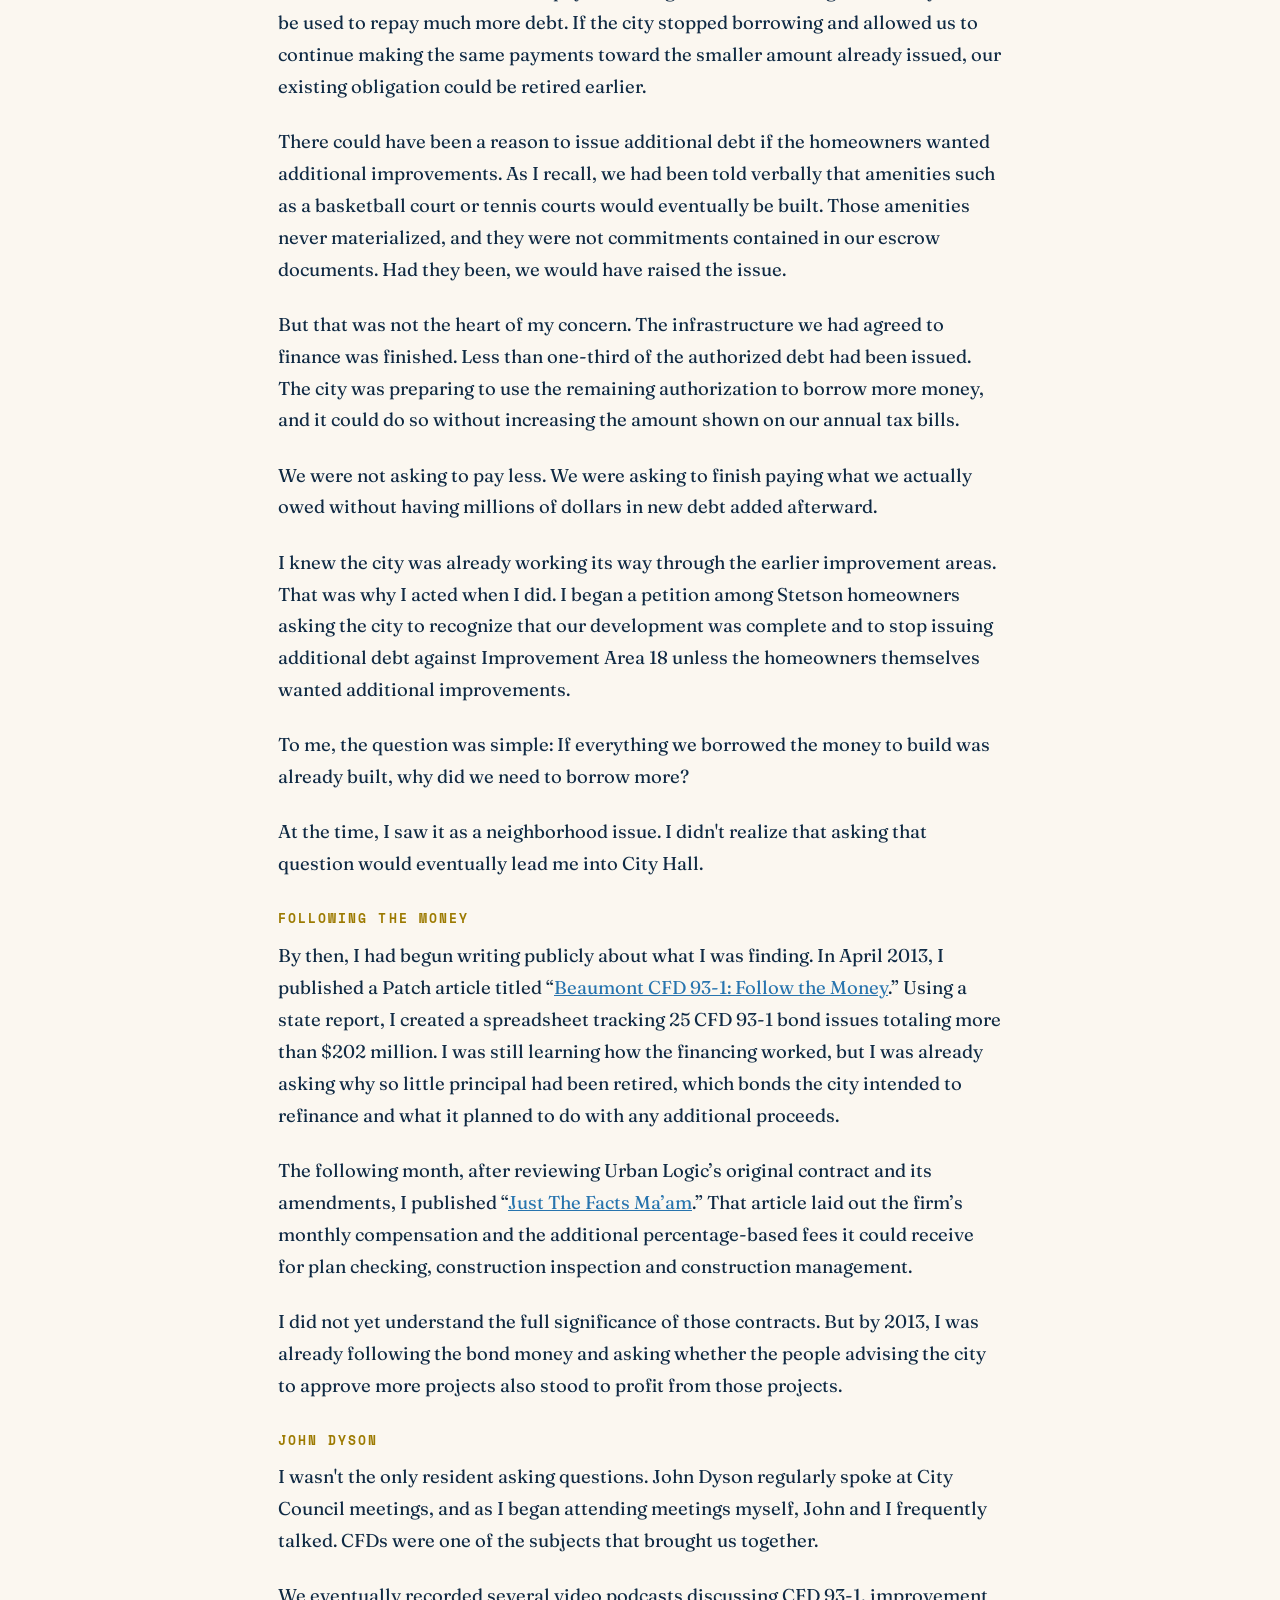
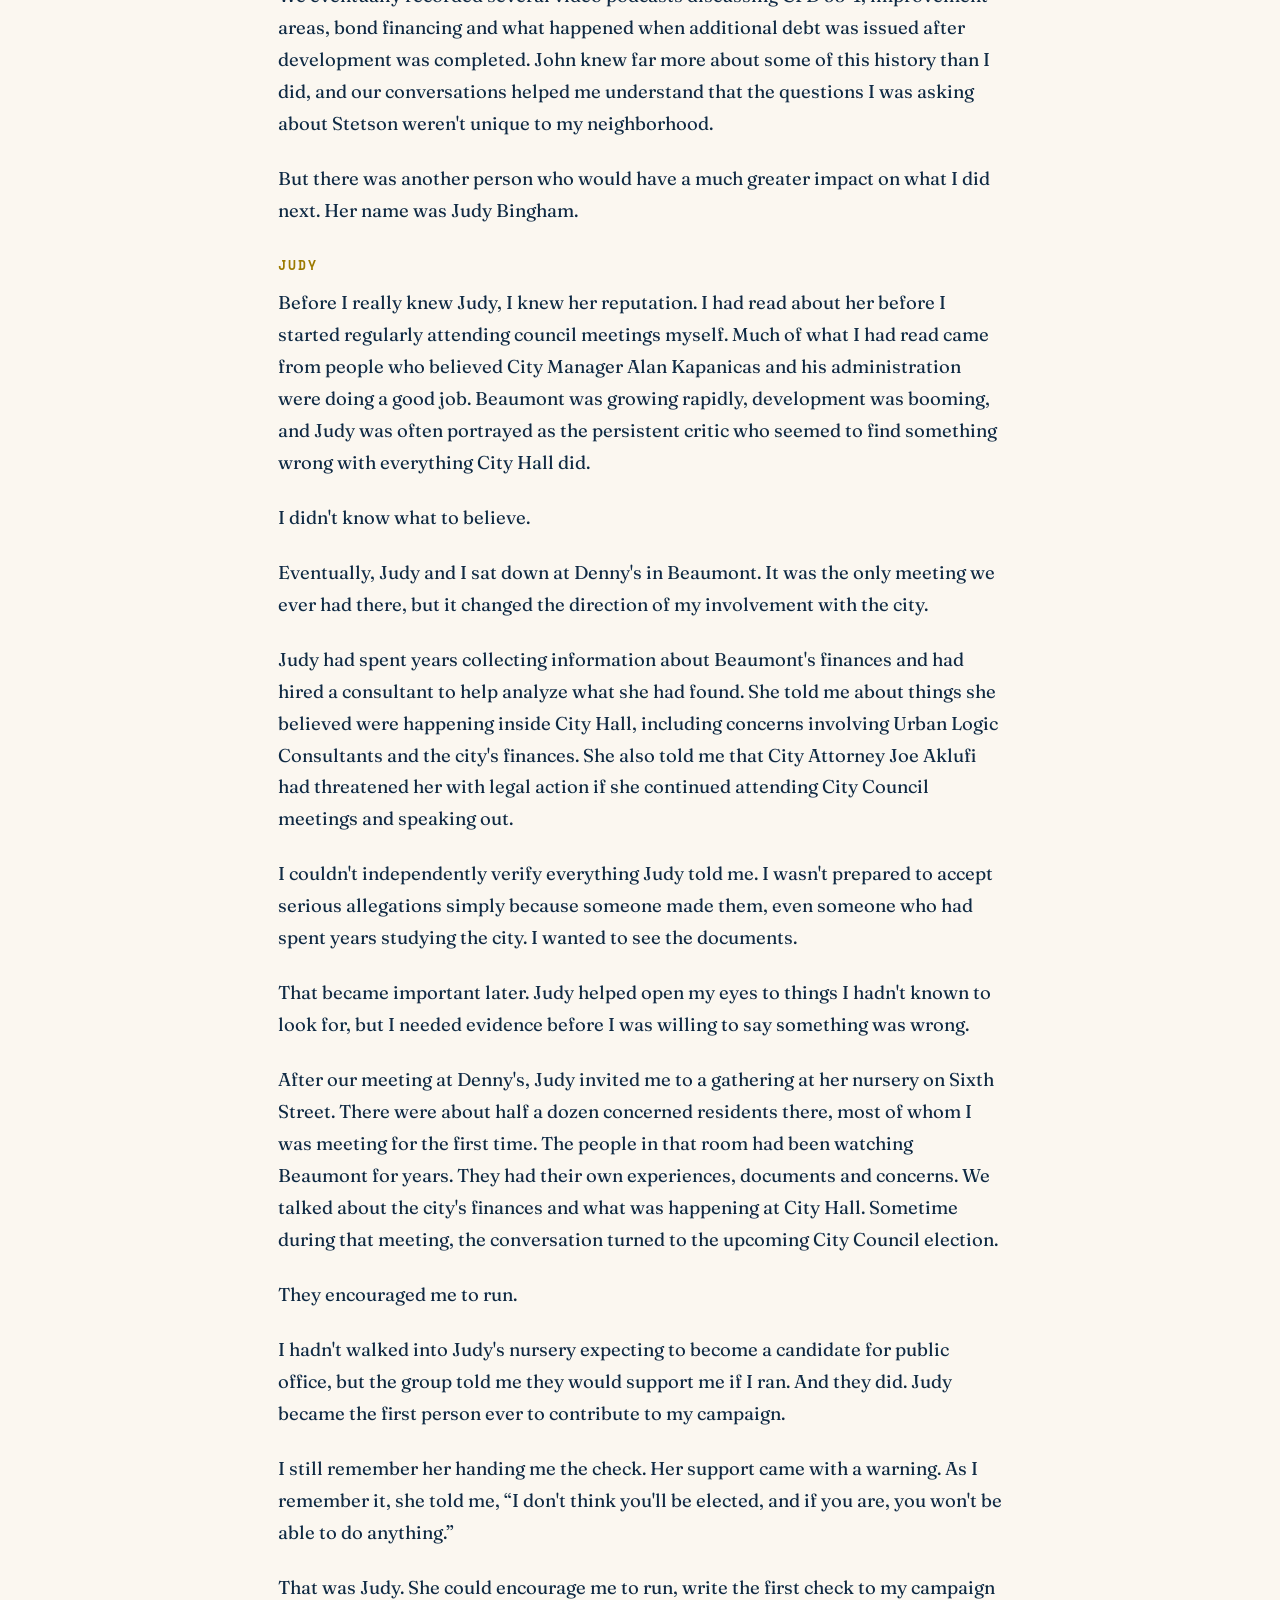
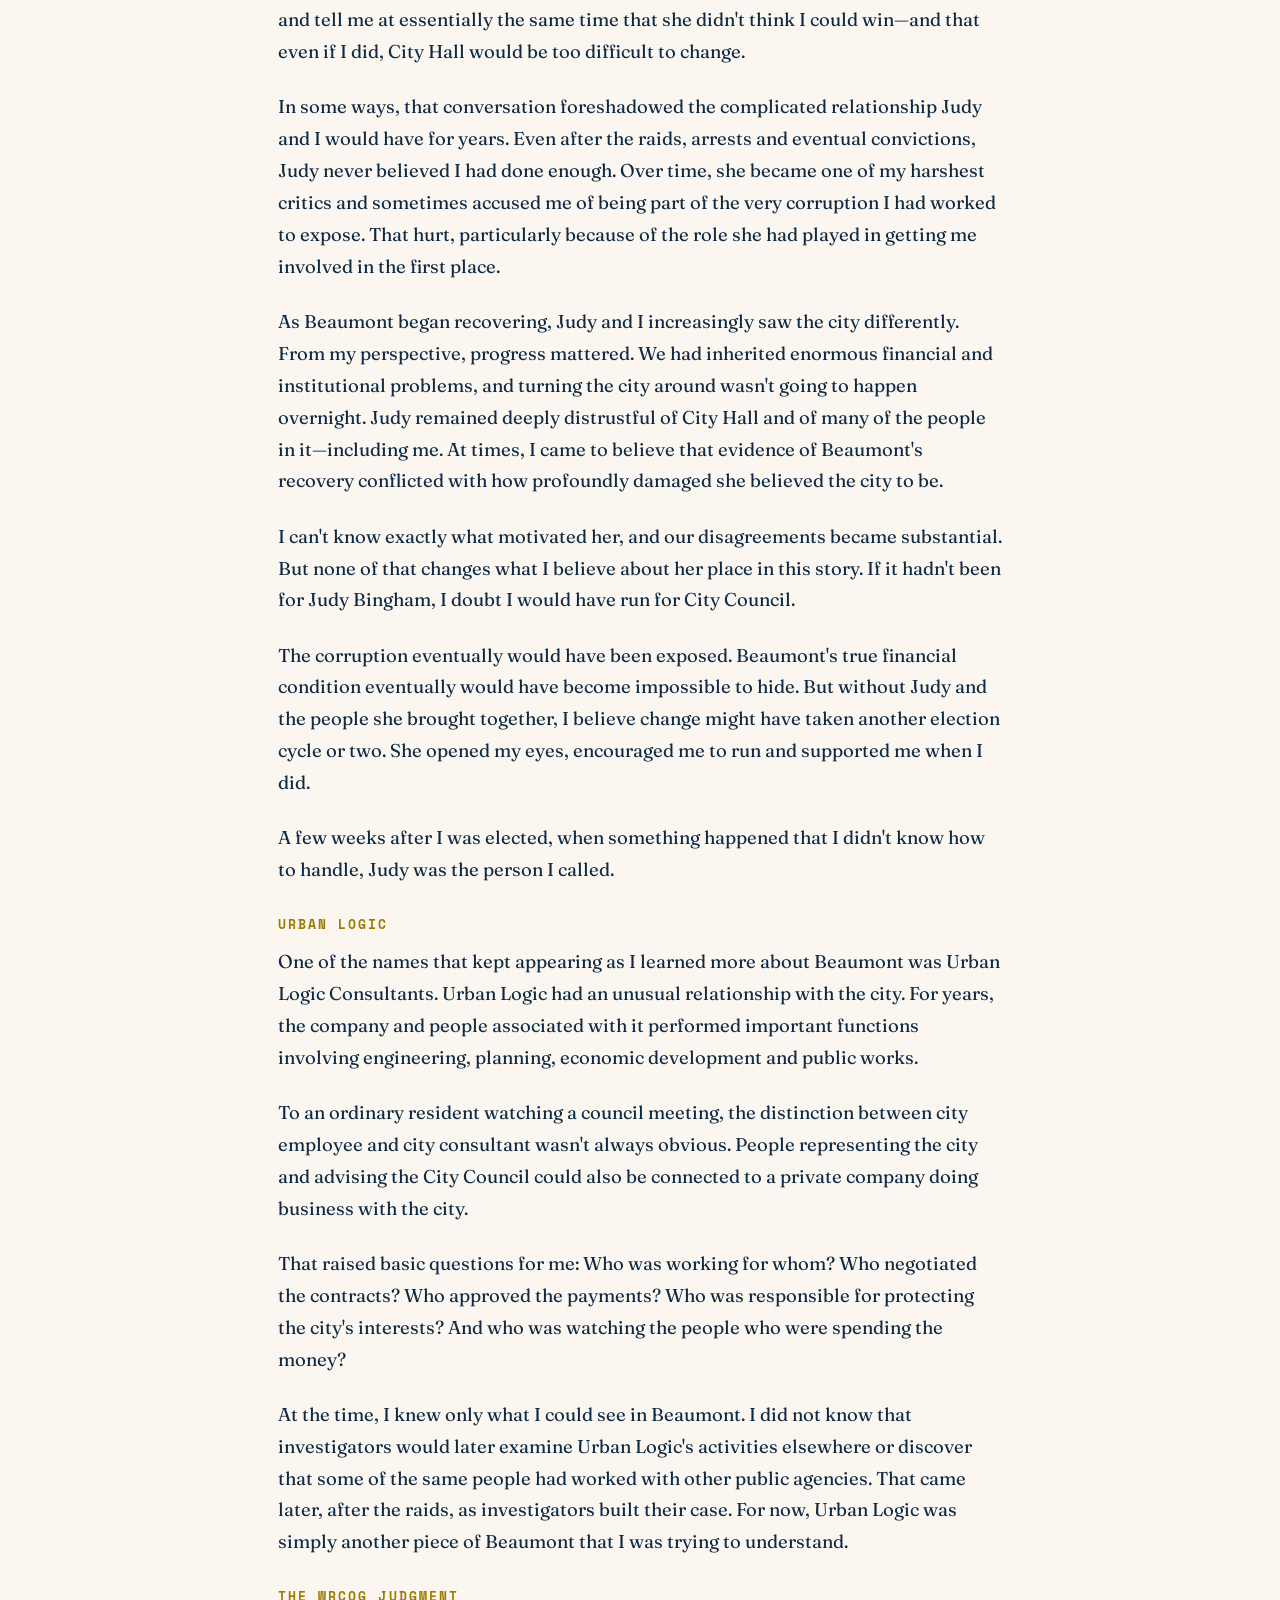
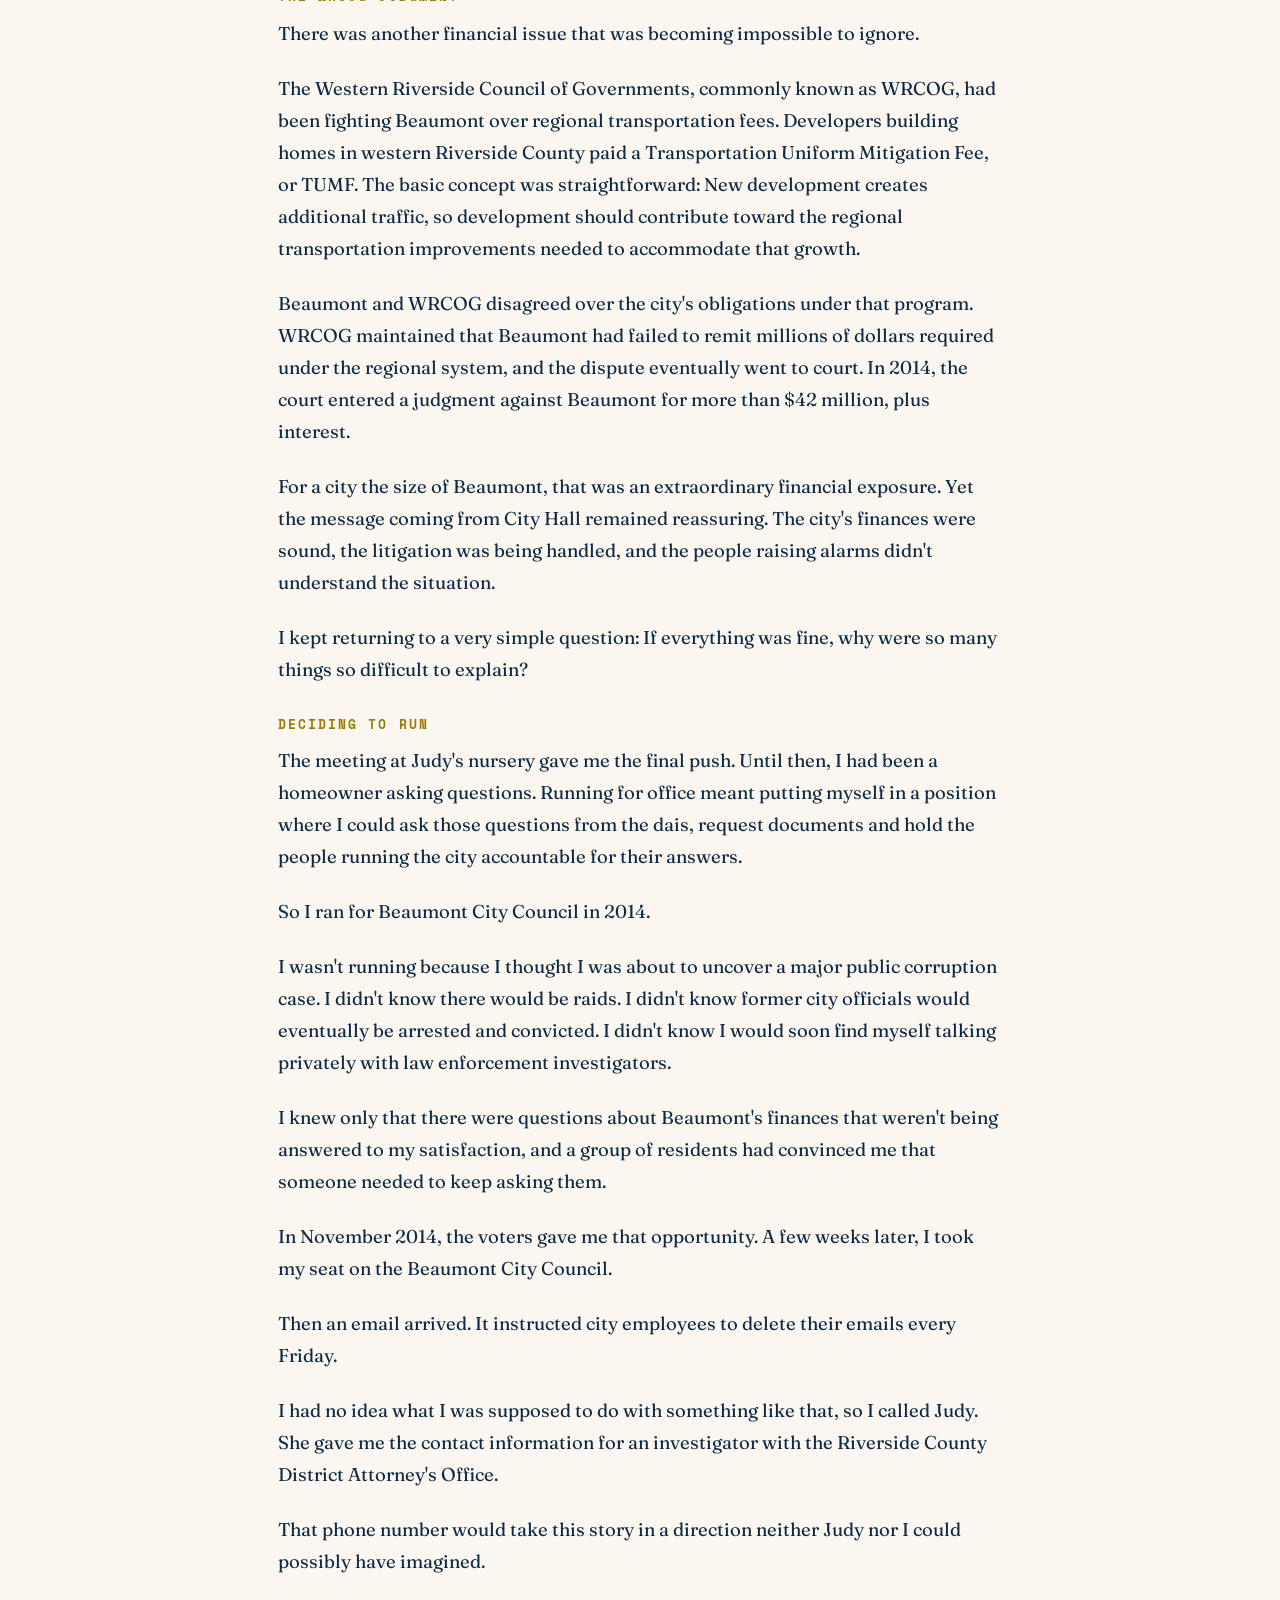
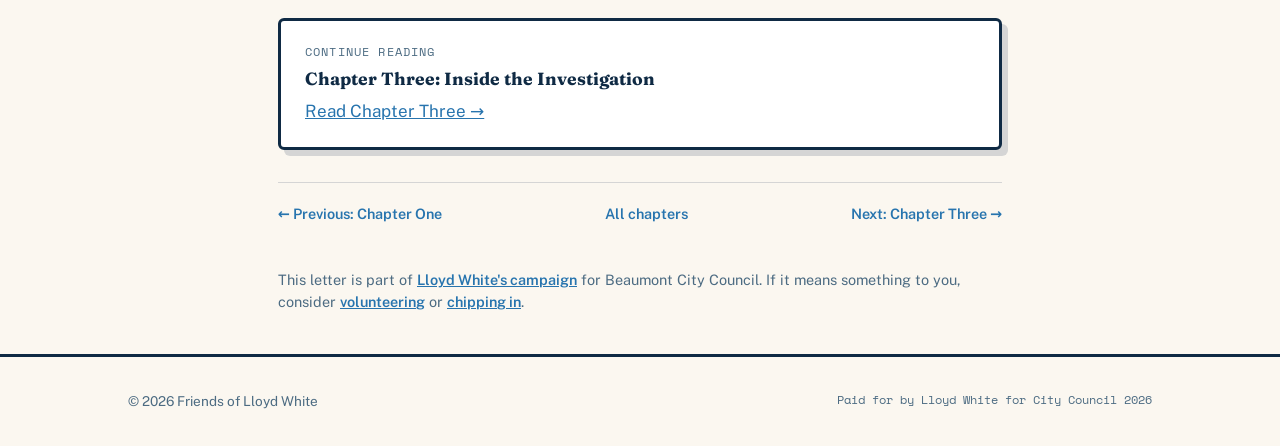
<file: chapter-02.html>
<!DOCTYPE html>
<html lang="en"><head>
<!-- Google tag (gtag.js) -->
<script async src="https://www.googletagmanager.com/gtag/js?id=G-0WGXLLVJK8"></script>
<script>
  window.dataLayer = window.dataLayer || [];
  function gtag(){dataLayer.push(arguments);}
  gtag('js', new Date());
  gtag('config', 'G-0WGXLLVJK8');
</script>
<meta charset="UTF-8"><meta name="viewport" content="width=device-width, initial-scale=1.0">
<title>Chapter Two: Beneath the Growth — Lloyd White</title>
<meta name="description" content="Chapter Two of A Letter to My Kids: how questions about Beaumont's CFD debt exposed a larger bond-financing system.">
<meta property="og:title" content="Chapter Two: Beneath the Growth"><meta property="og:description" content="How questions about a neighborhood's debt led deeper into Beaumont's finances."><meta property="og:type" content="article"><meta property="og:image" content="lloyd-white.jpg"><link rel="stylesheet" href="style.css"></head>
<body class="reading">
<nav class="site-nav"><div class="wrap"><a href="index.html" class="brand">Lloyd White <strong>&bull;</strong> Beaumont City Council</a><ul class="nav-links"><li><a href="index.html" class="nav-home" aria-label="Home"><svg viewBox="0 0 24 24" width="20" height="20" aria-hidden="true" focusable="false"><path fill="currentColor" d="M12 3 2 12h3v8h6v-5h2v5h6v-8h3z"/></svg></a></li><li><a href="chapter-06.html" class="active">The Letter</a></li><li><a href="index.html#yard-signs" class="btn-donate">Yard Signs</a></li><li><a href="volunteer.html" class="btn-donate">Volunteer</a></li><li><a href="donate.html" class="btn-donate">Donate</a></li></ul></div></nav>
<nav class="chapter-index" aria-label="Chapters in this letter"><span class="chapter-index-label">Chapters</span><ol><li><a href="chapter-01.html">1</a></li><li><a href="chapter-02.html" aria-current="page">2</a></li><li><a href="chapter-03.html">3</a></li><li><a href="chapter-04.html">4</a></li><li><a href="chapter-05.html">5</a></li><li><a href="chapter-06.html">6</a></li><li><a href="chapter-08.html">8</a></li></ol><a class="chapter-index-all" href="story.html">All chapters &amp; schedule &rarr;</a></nav>
<article class="chapter"><div class="chapter-head"><span class="kicker">A Letter to My Kids &nbsp;&middot;&nbsp; Chapter Two</span><h1>Beneath the Growth</h1><div class="byline"><img class="byline-photo" src="lloyd-white.jpg" alt="Lloyd White"><div><b>Lloyd White</b><span>Beaumont City Council</span></div></div><p class="chapter-dateline">Published Friday, September 4, 2026 &nbsp;&middot;&nbsp; 16 min read</p></div>
<div class="chapter-body">
<p>Long before I became a council member, I was one of the people sitting in the audience at Beaumont City Council meetings. I wasn't part of City Hall, didn't have access to confidential information, and didn't know all of the personalities, relationships or history behind the decisions being made. I was a resident who had started paying attention, particularly to the way Beaumont was financing its extraordinary growth.</p>
<p>At first, I wasn't looking for corruption. I was trying to understand something much closer to home: the special tax attached to the neighborhood where we lived.</p>
<h2>CFD 93-1</h2>
<p>To understand what first drew me into Beaumont’s finances, it is necessary to understand how the city structured its Community Facilities District. Beaumont did not create an entirely separate district every time a new development was built. Instead, land expected to be developed and eventually annexed into the city had been placed within the framework of CFD 93-1. As development occurred, separate improvement areas were created within that larger district.</p>
<p>Each improvement area could be authorized to borrow millions of dollars by issuing bonds. The homeowners in that improvement area would then pay a special tax used to make the payments on those bonds. What I did not understand at first was the difference between the amount of debt an improvement area was authorized to issue and the amount it had actually issued.</p>
<p>Most of the improvement areas had been authorized to issue as much as $25 million in debt. That did not necessarily mean $25 million in bonds had already been sold. It meant the authority remained available for the city to issue additional bonds later. The homeowners’ special-tax payments had been established based on the amount of debt authorized for their improvement area, not simply the amount of bonds the city had already sold.</p>
<p>That made it possible for the city to issue additional bonds without necessarily increasing the homeowners’ annual payments or extending the stated term of those payments. The homeowners were already paying an amount designed to support debt up to the authorized limit, but that did not mean issuing more bonds had no effect. If only part of the authorized debt had been issued, the homeowners’ payments could retire that smaller amount sooner. If the city later issued the remaining authorized debt, the payments might stay the same, but more of the money collected over the life of the district would be needed to repay the additional borrowing.</p>
<p>The difference was not necessarily how much a homeowner paid each year. The difference was how much debt those payments were being used to repay.</p>
<p>That distinction made the refunding of the bonds difficult for most homeowners to recognize as a threat. The administration could tell them that their annual payments would not increase and that the term would not be extended. Both statements reassured people who understandably did not know the details of municipal bond financing. If your payment was not going up and you were not being required to pay for additional years, why would you object?</p>
<p>What most homeowners also did not realize was that the additional bond proceeds were not necessarily reserved for unfinished work in their own neighborhoods. Because the improvement areas were all part of CFD 93-1, the city could use bond proceeds from one improvement area for qualifying infrastructure elsewhere within the larger district.</p>
<p>That gave the city a way to finance major infrastructure projects without asking voters throughout the city to approve a conventional bond measure. The debt could instead be issued through the improvement areas and repaid through the special taxes already appearing on homeowners’ property-tax bills. The homeowners might see no increase in their annual payments and no extension of the stated payment period. What they could not easily see was that more debt had been issued and that money which might otherwise have retired their existing bonds earlier would now be used to repay the additional borrowing.</p>
<p>I am not sure the previous City Council members fully understood that distinction either. Municipal bond documents are complicated, and the Council depended heavily on the administration and its consultants to explain what the refunding of the bonds meant.</p>
<p>There was another question I did not yet fully understand: Why would the people running the system want the city to keep issuing bonds?</p>
<p>The answer would become much clearer after the raids. Urban Logic’s contracts with Beaumont dated back to 1993 and had been expanded over time to cover planning, economic development, public works, plan checking, construction inspection and construction management. Some of that compensation was calculated as a percentage of project costs, which meant additional bond-funded construction could generate additional work and additional fees for Urban Logic.</p>
<p>Prosecutors would later allege that Urban Logic’s principals—who also served as Beaumont’s economic development, planning and public works officials—encouraged the city to issue bonds and then profited when the proceeds were used for work awarded to their company. A later review found that tens of millions of dollars in bond proceeds had been paid to Urban Logic for design, planning, engineering and management.</p>
<p>Alan Kapanicas also operated through his own consulting company while serving as Beaumont’s city manager. Investigators and state auditors would later examine payments his company received from bond proceeds and the role he played in approving and managing the city’s bond program.</p>
<p>I did not know the full history when I started the Stetson petition. At that point, I understood only what was directly in front of me: our neighborhood was finished, less than one-third of its authorized debt had been issued, and the administration wanted to preserve the ability to borrow millions more. The deeper question—who benefited every time Beaumont borrowed and built—would not be answered until much later.</p>
<p>The original bonds generally could not be called on ordinary terms during their first ten years. Once that period passed, however, the city could refund the bonds by replacing them with a new issue. Refunding could produce better terms or lower costs, but it also created an opportunity to sell additional bonds while leaving homeowners’ annual payments and stated payment period unchanged.</p>
<p>Urban Logic was already working its way through the earlier improvement areas, beginning with Improvement Area 1, refunding bonds and issuing additional debt. As those earlier bond issues became eligible for refunding, Urban Logic moved from one improvement area to the next.</p>
<p>It was only a matter of time before they reached ours.</p>
<p>One example of where the money could be spent was the Centennial Bridge. Residents had another name for it: the Bridge to Nowhere. As I recall, approximately $11 million was spent on the bridge. Years later, after the old administration was gone and the city brought in new financial professionals to examine what had happened, I was told that a bridge of that type should have cost somewhere in the range of $3 million to $4 million.</p>
<p>I did not know all of that when I first began asking questions. My attention was focused much closer to home.</p>
<h2>Stetson — Improvement Area 18</h2>
<p>Our neighborhood, Stetson, is Improvement Area 18 of CFD 93-1. Improvement Area 18 had been authorized to issue a little more than $15 million in debt, but when I began looking into it, less than one-third of that authorized amount had actually been issued. That meant the city still had the authority to issue more than $10 million in additional debt against our improvement area.</p>
<p>By then, our development was complete. The infrastructure the bonds were intended to finance had already been built. We were not waiting for streets, utilities or other infrastructure necessary to finish the neighborhood.</p>
<p>I was not arguing that my neighbors and I should stop paying the CFD taxes we had agreed to pay. We were not asking the city to lower our payments or change the terms under which we had purchased our homes. We wanted to keep paying exactly what we had agreed to pay.</p>
<p>The administration’s response was that refunding the bonds and issuing additional debt would not increase our payments or extend their term. That sounded reassuring, but it avoided the question I was asking. If the city issued millions of dollars in additional bonds, our payments might remain unchanged, but they would be used to repay much more debt. If the city stopped borrowing and allowed us to continue making the same payments toward the smaller amount already issued, our existing obligation could be retired earlier.</p>
<p>There could have been a reason to issue additional debt if the homeowners wanted additional improvements. As I recall, we had been told verbally that amenities such as a basketball court or tennis courts would eventually be built. Those amenities never materialized, and they were not commitments contained in our escrow documents. Had they been, we would have raised the issue.</p>
<p>But that was not the heart of my concern. The infrastructure we had agreed to finance was finished. Less than one-third of the authorized debt had been issued. The city was preparing to use the remaining authorization to borrow more money, and it could do so without increasing the amount shown on our annual tax bills.</p>
<p>We were not asking to pay less. We were asking to finish paying what we actually owed without having millions of dollars in new debt added afterward.</p>
<p>I knew the city was already working its way through the earlier improvement areas. That was why I acted when I did. I began a petition among Stetson homeowners asking the city to recognize that our development was complete and to stop issuing additional debt against Improvement Area 18 unless the homeowners themselves wanted additional improvements.</p>
<p>To me, the question was simple: If everything we borrowed the money to build was already built, why did we need to borrow more?</p>
<p>At the time, I saw it as a neighborhood issue. I didn't realize that asking that question would eventually lead me into City Hall.</p>
<h2>Following the Money</h2>
<p>By then, I had begun writing publicly about what I was finding. In April 2013, I published a Patch article titled “<a href="https://patch.com/california/banning-beaumont/bp--beaumont-cfd-93-1-follow-the-money">Beaumont CFD 93-1: Follow the Money</a>.” Using a state report, I created a spreadsheet tracking 25 CFD 93-1 bond issues totaling more than $202 million. I was still learning how the financing worked, but I was already asking why so little principal had been retired, which bonds the city intended to refinance and what it planned to do with any additional proceeds.</p>
<p>The following month, after reviewing Urban Logic’s original contract and its amendments, I published “<a href="https://patch.com/california/banning-beaumont/just-the-facts-maam">Just The Facts Ma’am</a>.” That article laid out the firm’s monthly compensation and the additional percentage-based fees it could receive for plan checking, construction inspection and construction management.</p>
<p>I did not yet understand the full significance of those contracts. But by 2013, I was already following the bond money and asking whether the people advising the city to approve more projects also stood to profit from those projects.</p>
<h2>John Dyson</h2>
<p>I wasn't the only resident asking questions. John Dyson regularly spoke at City Council meetings, and as I began attending meetings myself, John and I frequently talked. CFDs were one of the subjects that brought us together.</p>
<p>We eventually recorded several video podcasts discussing CFD 93-1, improvement areas, bond financing and what happened when additional debt was issued after development was completed. John knew far more about some of this history than I did, and our conversations helped me understand that the questions I was asking about Stetson weren't unique to my neighborhood.</p>
<p>But there was another person who would have a much greater impact on what I did next. Her name was Judy Bingham.</p>
<h2>Judy</h2>
<p>Before I really knew Judy, I knew her reputation. I had read about her before I started regularly attending council meetings myself. Much of what I had read came from people who believed City Manager Alan Kapanicas and his administration were doing a good job. Beaumont was growing rapidly, development was booming, and Judy was often portrayed as the persistent critic who seemed to find something wrong with everything City Hall did.</p>
<p>I didn't know what to believe.</p>
<p>Eventually, Judy and I sat down at Denny's in Beaumont. It was the only meeting we ever had there, but it changed the direction of my involvement with the city.</p>
<p>Judy had spent years collecting information about Beaumont's finances and had hired a consultant to help analyze what she had found. She told me about things she believed were happening inside City Hall, including concerns involving Urban Logic Consultants and the city's finances. She also told me that City Attorney Joe Aklufi had threatened her with legal action if she continued attending City Council meetings and speaking out.</p>
<p>I couldn't independently verify everything Judy told me. I wasn't prepared to accept serious allegations simply because someone made them, even someone who had spent years studying the city. I wanted to see the documents.</p>
<p>That became important later. Judy helped open my eyes to things I hadn't known to look for, but I needed evidence before I was willing to say something was wrong.</p>
<p>After our meeting at Denny's, Judy invited me to a gathering at her nursery on Sixth Street. There were about half a dozen concerned residents there, most of whom I was meeting for the first time. The people in that room had been watching Beaumont for years. They had their own experiences, documents and concerns. We talked about the city's finances and what was happening at City Hall. Sometime during that meeting, the conversation turned to the upcoming City Council election.</p>
<p>They encouraged me to run.</p>
<p>I hadn't walked into Judy's nursery expecting to become a candidate for public office, but the group told me they would support me if I ran. And they did. Judy became the first person ever to contribute to my campaign.</p>
<p>I still remember her handing me the check. Her support came with a warning. As I remember it, she told me, “I don't think you'll be elected, and if you are, you won't be able to do anything.”</p>
<p>That was Judy. She could encourage me to run, write the first check to my campaign and tell me at essentially the same time that she didn't think I could win—and that even if I did, City Hall would be too difficult to change.</p>
<p>In some ways, that conversation foreshadowed the complicated relationship Judy and I would have for years. Even after the raids, arrests and eventual convictions, Judy never believed I had done enough. Over time, she became one of my harshest critics and sometimes accused me of being part of the very corruption I had worked to expose. That hurt, particularly because of the role she had played in getting me involved in the first place.</p>
<p>As Beaumont began recovering, Judy and I increasingly saw the city differently. From my perspective, progress mattered. We had inherited enormous financial and institutional problems, and turning the city around wasn't going to happen overnight. Judy remained deeply distrustful of City Hall and of many of the people in it—including me. At times, I came to believe that evidence of Beaumont's recovery conflicted with how profoundly damaged she believed the city to be.</p>
<p>I can't know exactly what motivated her, and our disagreements became substantial. But none of that changes what I believe about her place in this story. If it hadn't been for Judy Bingham, I doubt I would have run for City Council.</p>
<p>The corruption eventually would have been exposed. Beaumont's true financial condition eventually would have become impossible to hide. But without Judy and the people she brought together, I believe change might have taken another election cycle or two. She opened my eyes, encouraged me to run and supported me when I did.</p>
<p>A few weeks after I was elected, when something happened that I didn't know how to handle, Judy was the person I called.</p>
<h2>Urban Logic</h2>
<p>One of the names that kept appearing as I learned more about Beaumont was Urban Logic Consultants. Urban Logic had an unusual relationship with the city. For years, the company and people associated with it performed important functions involving engineering, planning, economic development and public works.</p>
<p>To an ordinary resident watching a council meeting, the distinction between city employee and city consultant wasn't always obvious. People representing the city and advising the City Council could also be connected to a private company doing business with the city.</p>
<p>That raised basic questions for me: Who was working for whom? Who negotiated the contracts? Who approved the payments? Who was responsible for protecting the city's interests? And who was watching the people who were spending the money?</p>
<p>At the time, I knew only what I could see in Beaumont. I did not know that investigators would later examine Urban Logic's activities elsewhere or discover that some of the same people had worked with other public agencies. That came later, after the raids, as investigators built their case. For now, Urban Logic was simply another piece of Beaumont that I was trying to understand.</p>
<h2>The WRCOG Judgment</h2>
<p>There was another financial issue that was becoming impossible to ignore.</p>
<p>The Western Riverside Council of Governments, commonly known as WRCOG, had been fighting Beaumont over regional transportation fees. Developers building homes in western Riverside County paid a Transportation Uniform Mitigation Fee, or TUMF. The basic concept was straightforward: New development creates additional traffic, so development should contribute toward the regional transportation improvements needed to accommodate that growth.</p>
<p>Beaumont and WRCOG disagreed over the city's obligations under that program. WRCOG maintained that Beaumont had failed to remit millions of dollars required under the regional system, and the dispute eventually went to court. In 2014, the court entered a judgment against Beaumont for more than $42 million, plus interest.</p>
<p>For a city the size of Beaumont, that was an extraordinary financial exposure. Yet the message coming from City Hall remained reassuring. The city's finances were sound, the litigation was being handled, and the people raising alarms didn't understand the situation.</p>
<p>I kept returning to a very simple question: If everything was fine, why were so many things so difficult to explain?</p>
<h2>Deciding to Run</h2>
<p>The meeting at Judy's nursery gave me the final push. Until then, I had been a homeowner asking questions. Running for office meant putting myself in a position where I could ask those questions from the dais, request documents and hold the people running the city accountable for their answers.</p>
<p>So I ran for Beaumont City Council in 2014.</p>
<p>I wasn't running because I thought I was about to uncover a major public corruption case. I didn't know there would be raids. I didn't know former city officials would eventually be arrested and convicted. I didn't know I would soon find myself talking privately with law enforcement investigators.</p>
<p>I knew only that there were questions about Beaumont's finances that weren't being answered to my satisfaction, and a group of residents had convinced me that someone needed to keep asking them.</p>
<p>In November 2014, the voters gave me that opportunity. A few weeks later, I took my seat on the Beaumont City Council.</p>
<p>Then an email arrived. It instructed city employees to delete their emails every Friday.</p>
<p>I had no idea what I was supposed to do with something like that, so I called Judy. She gave me the contact information for an investigator with the Riverside County District Attorney's Office.</p>
<p>That phone number would take this story in a direction neither Judy nor I could possibly have imagined.</p>
</div>
<div class="chapter-continue"><span class="kicker">Continue reading</span><strong>Chapter Three: Inside the Investigation</strong><p style="margin:6px 0 0;"><a href="chapter-03.html">Read Chapter Three &rarr;</a></p></div>
<nav class="chapter-nav"><a href="chapter-01.html">&larr; Previous: Chapter One</a><a href="story.html">All chapters</a><a href="chapter-03.html">Next: Chapter Three &rarr;</a></nav></article>
<p class="chapter-campaign-note">This letter is part of <a href="index.html">Lloyd White's campaign</a> for Beaumont City Council. If it means something to you, consider <a href="volunteer.html">volunteering</a> or <a href="donate.html">chipping in</a>.</p>
<footer><div class="wrap"><span>&copy; 2026 Friends of Lloyd White</span><span class="disclaimer">Paid for by Lloyd White for City Council 2026</span></div></footer></body></html>
</file>
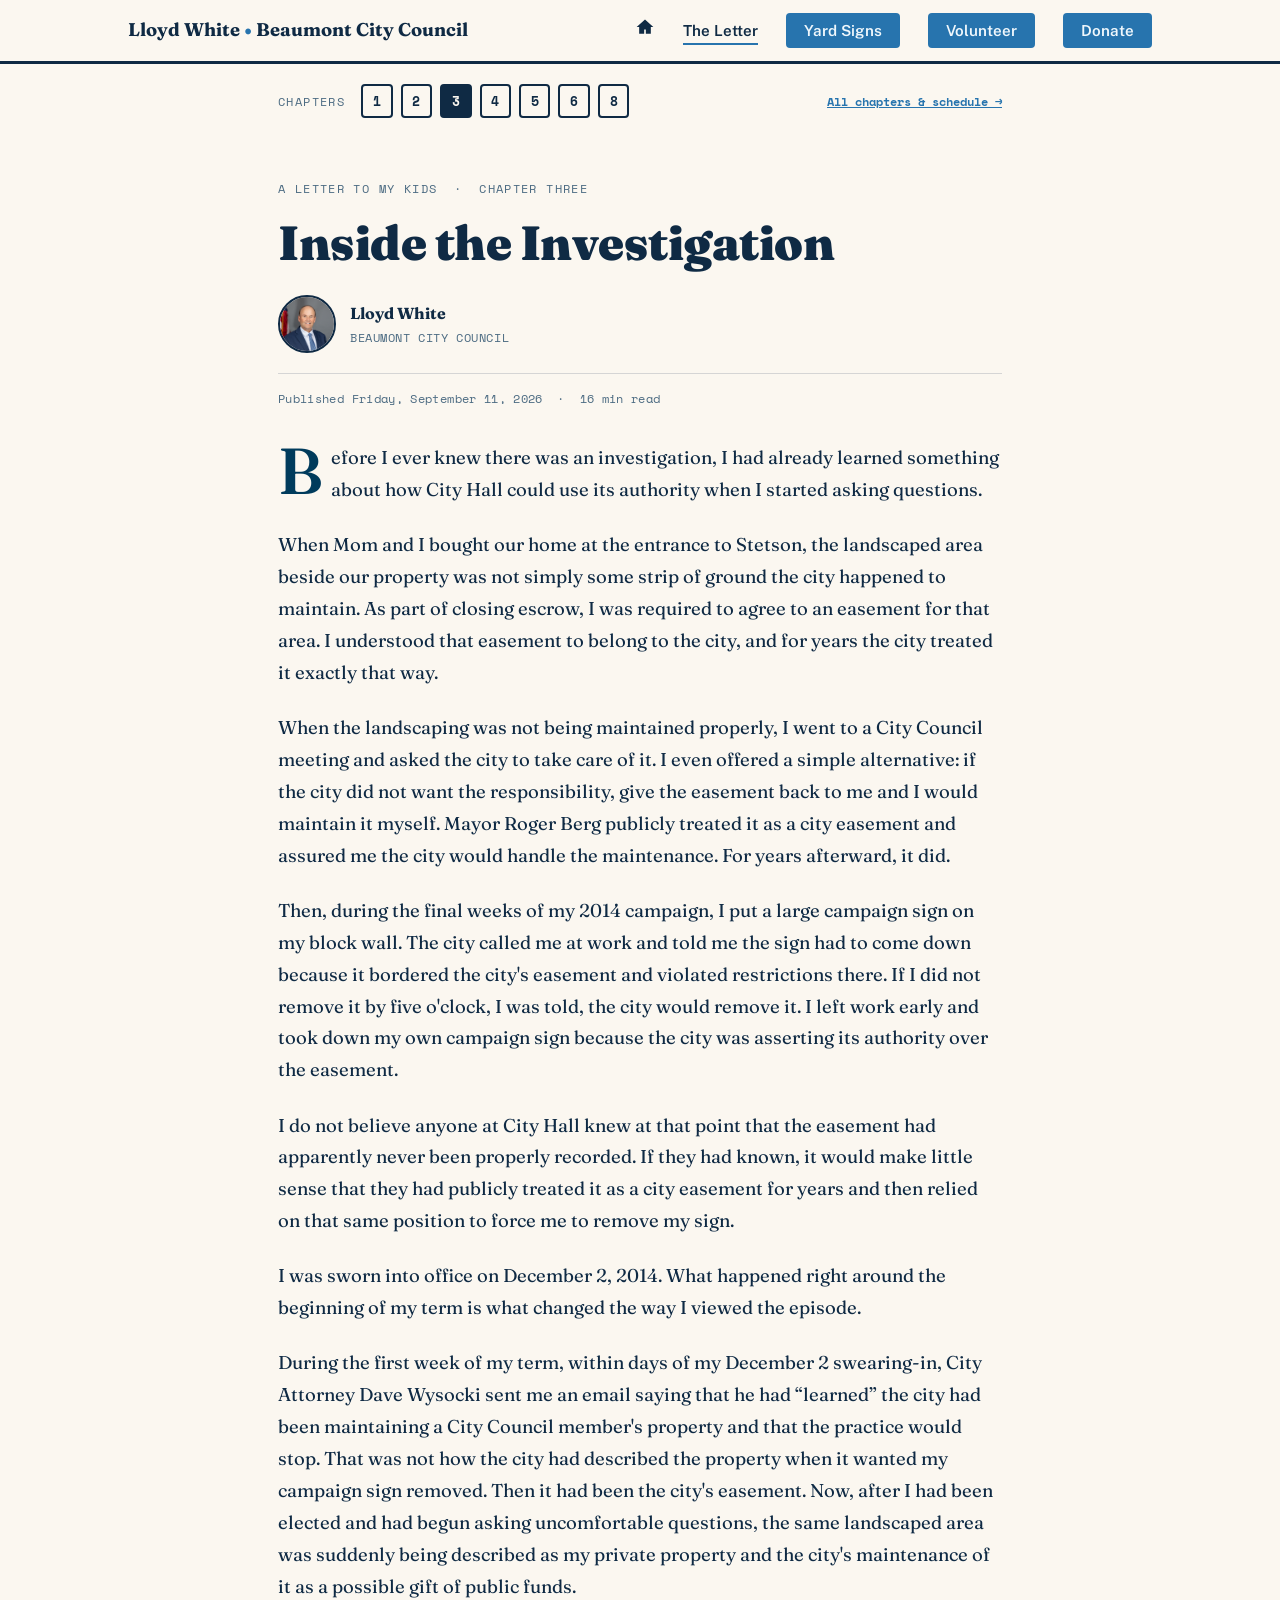
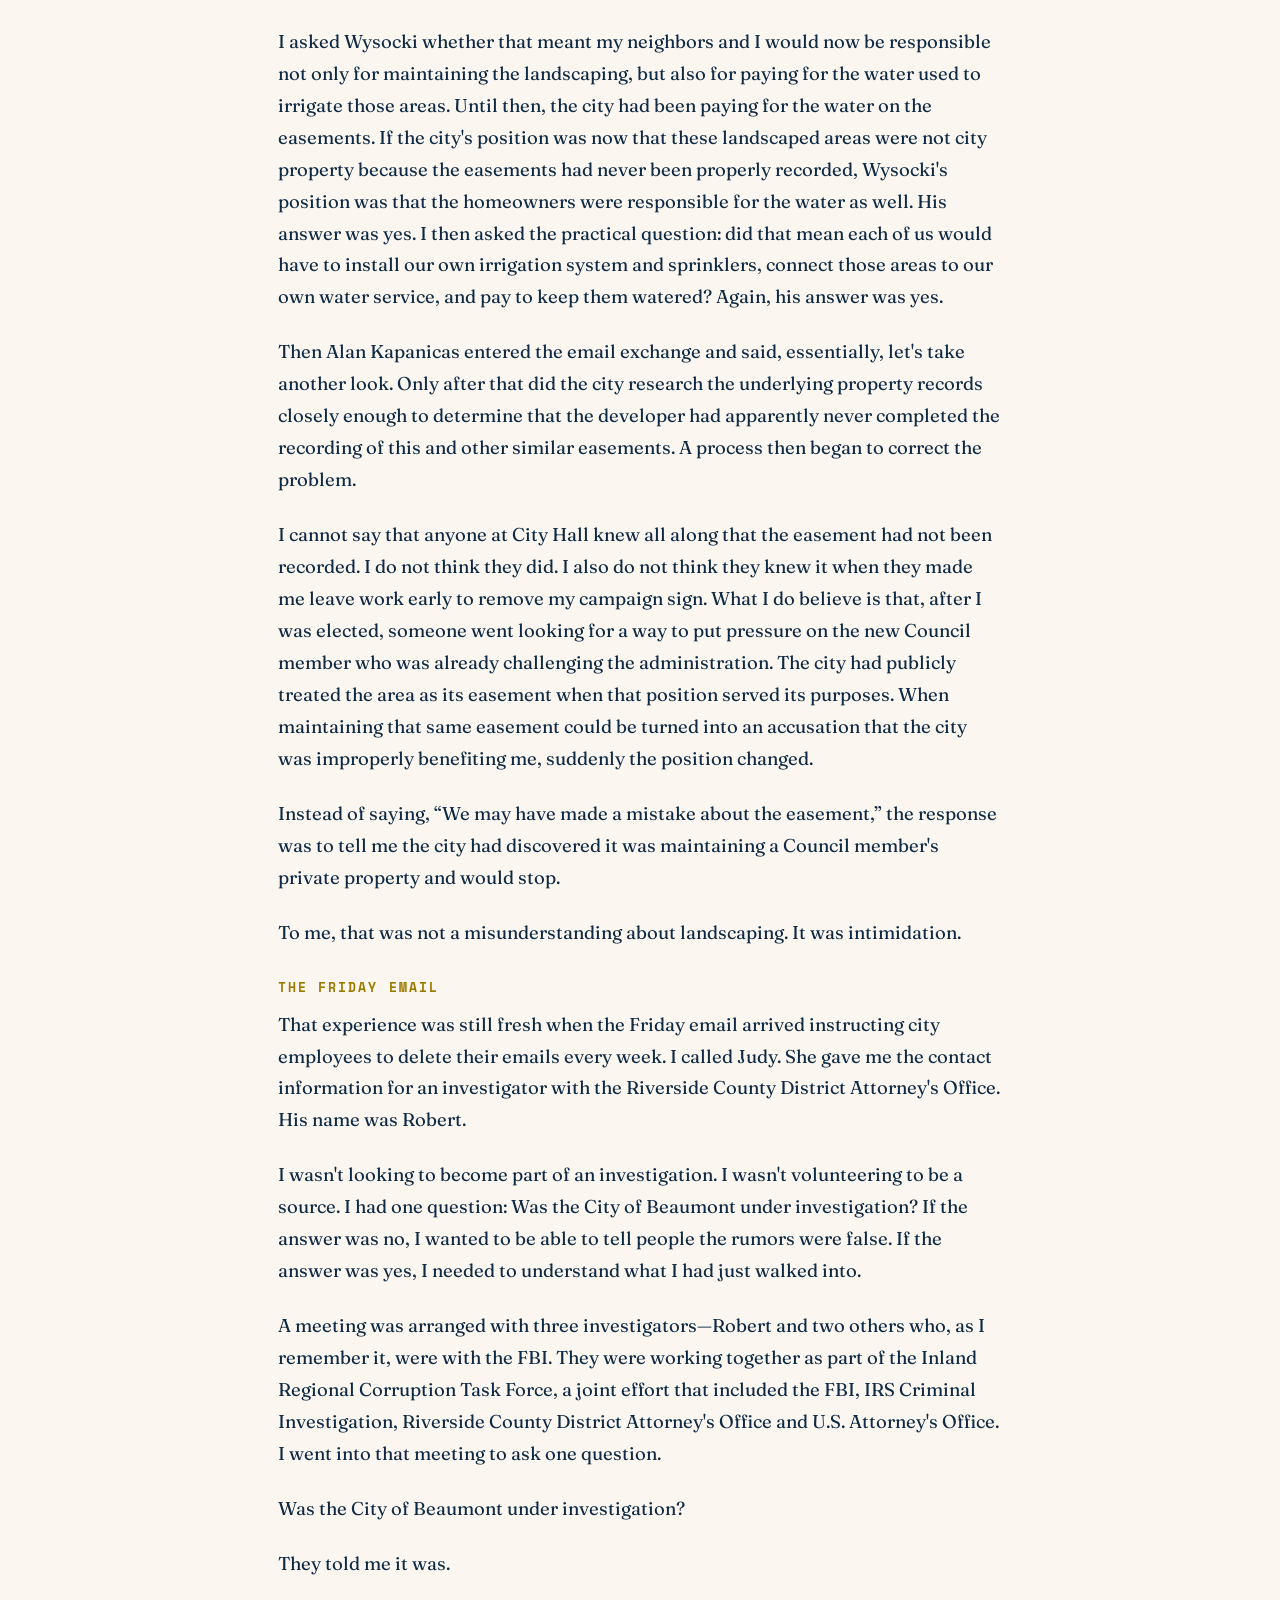
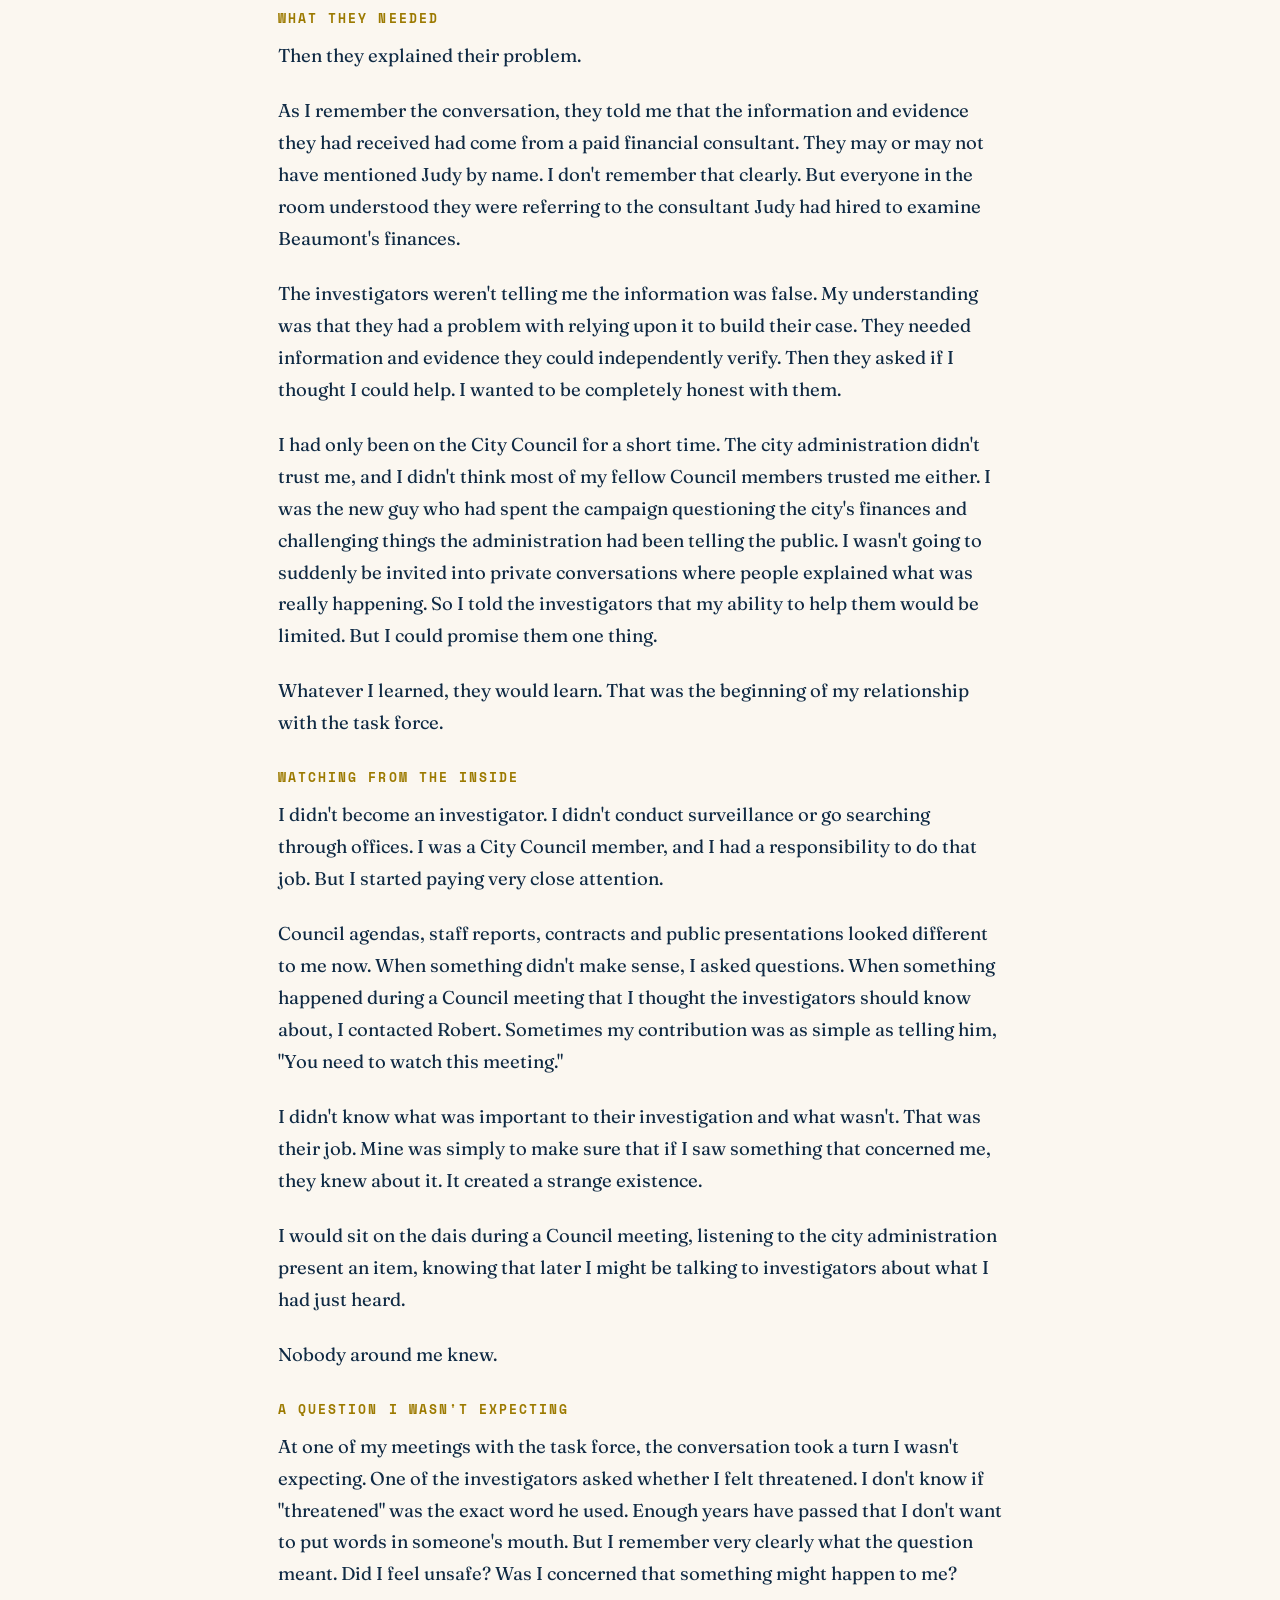
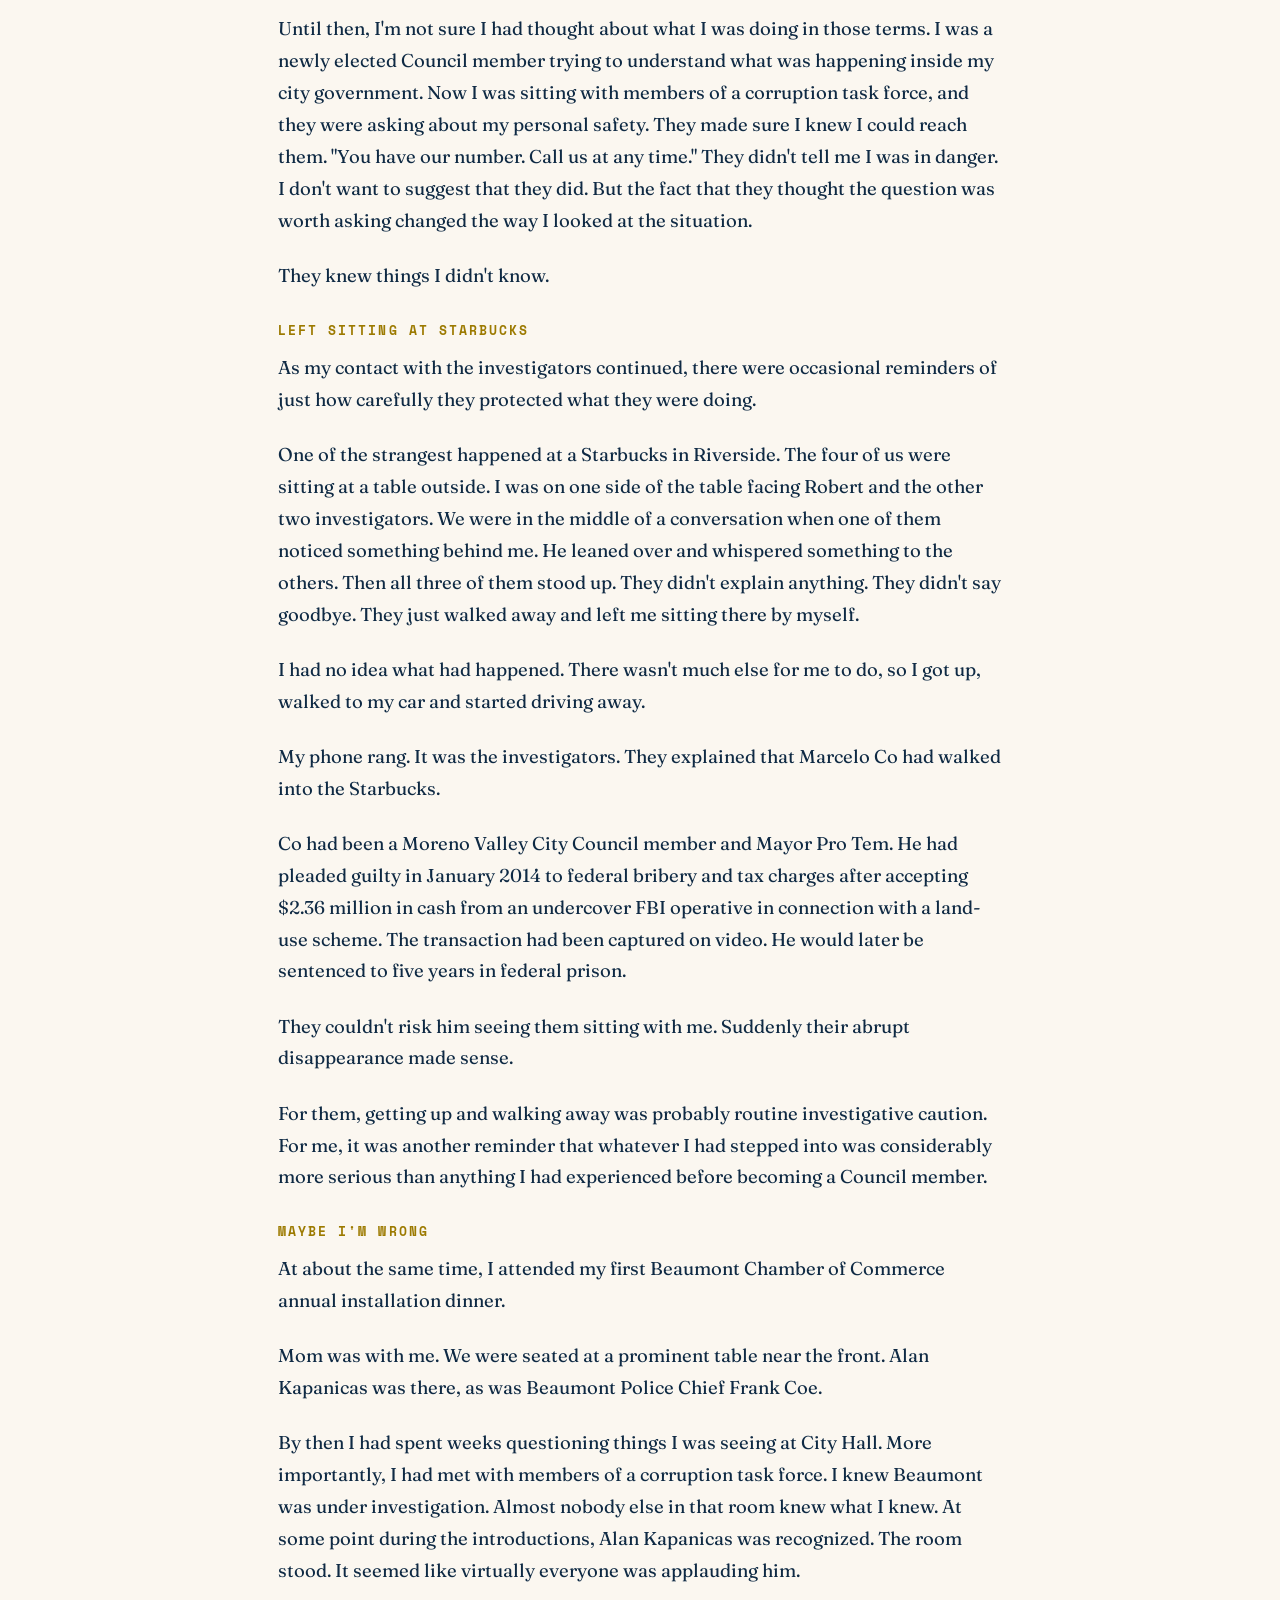
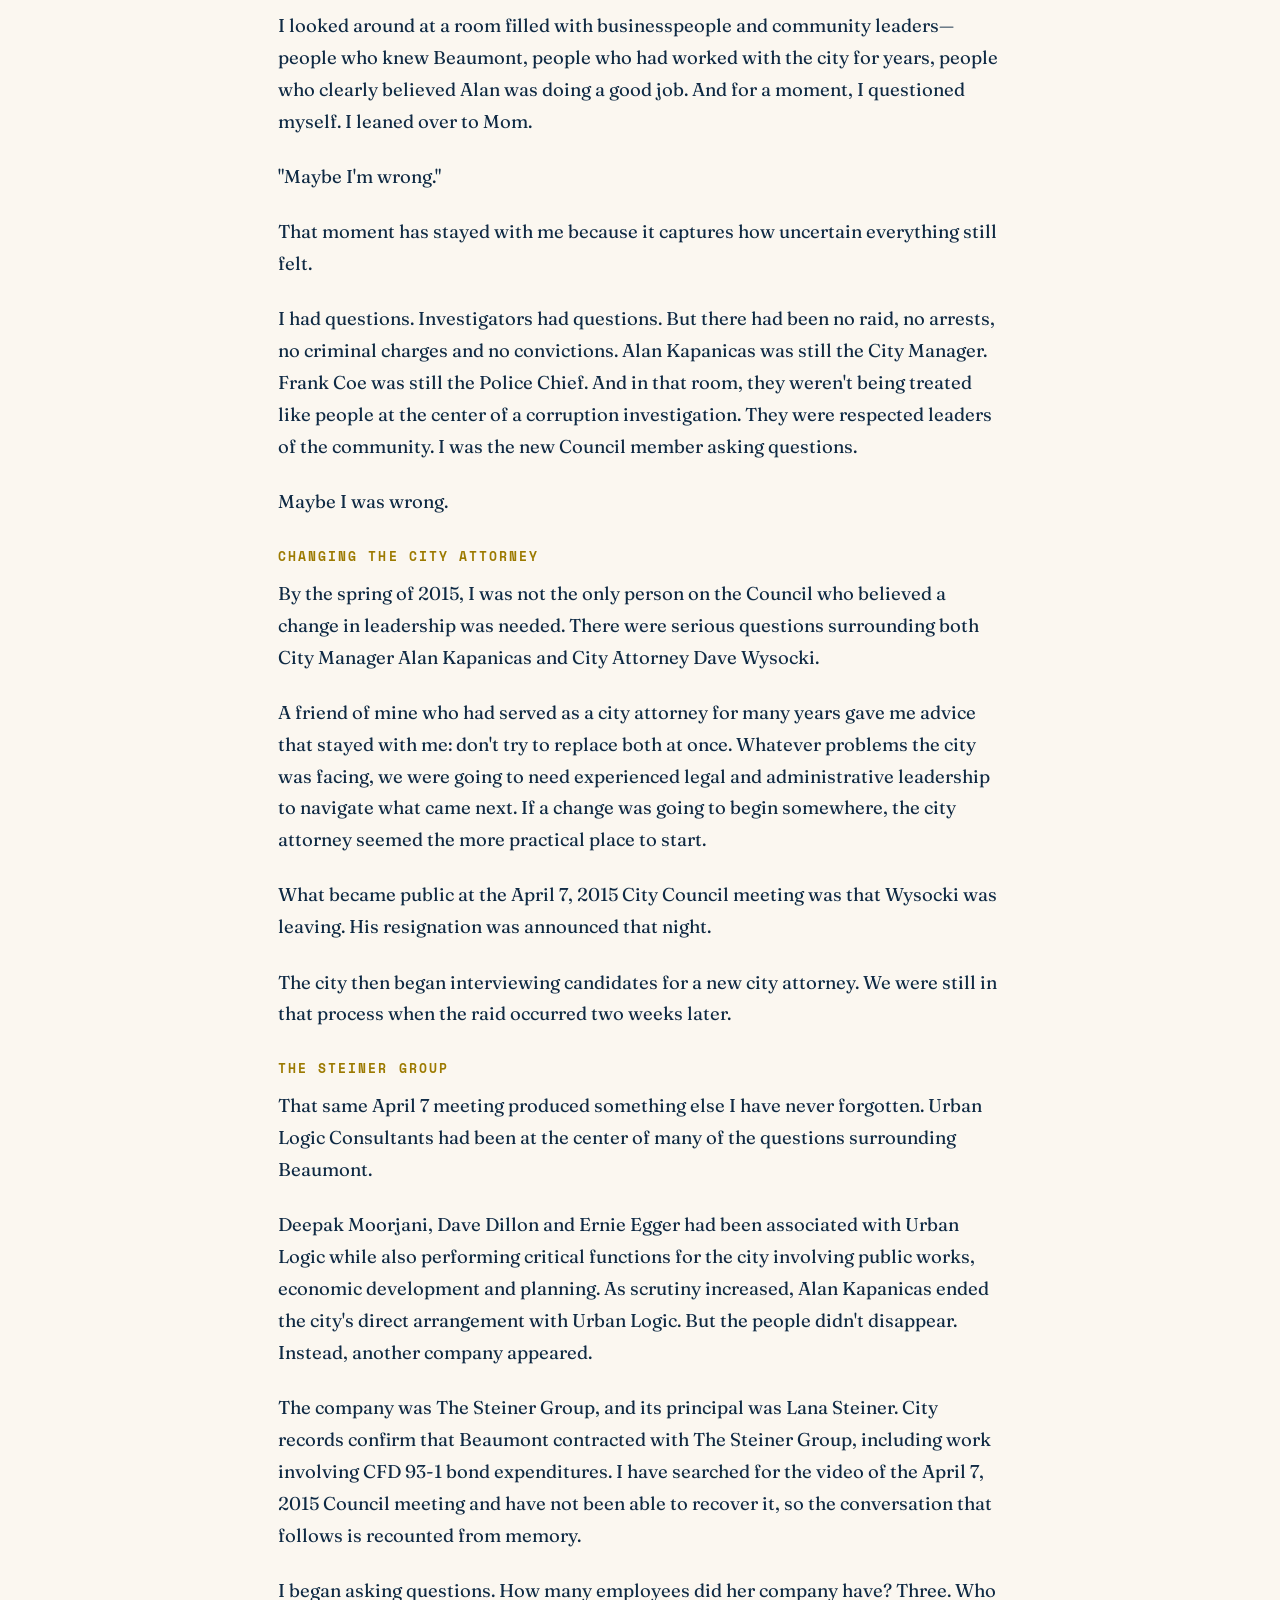
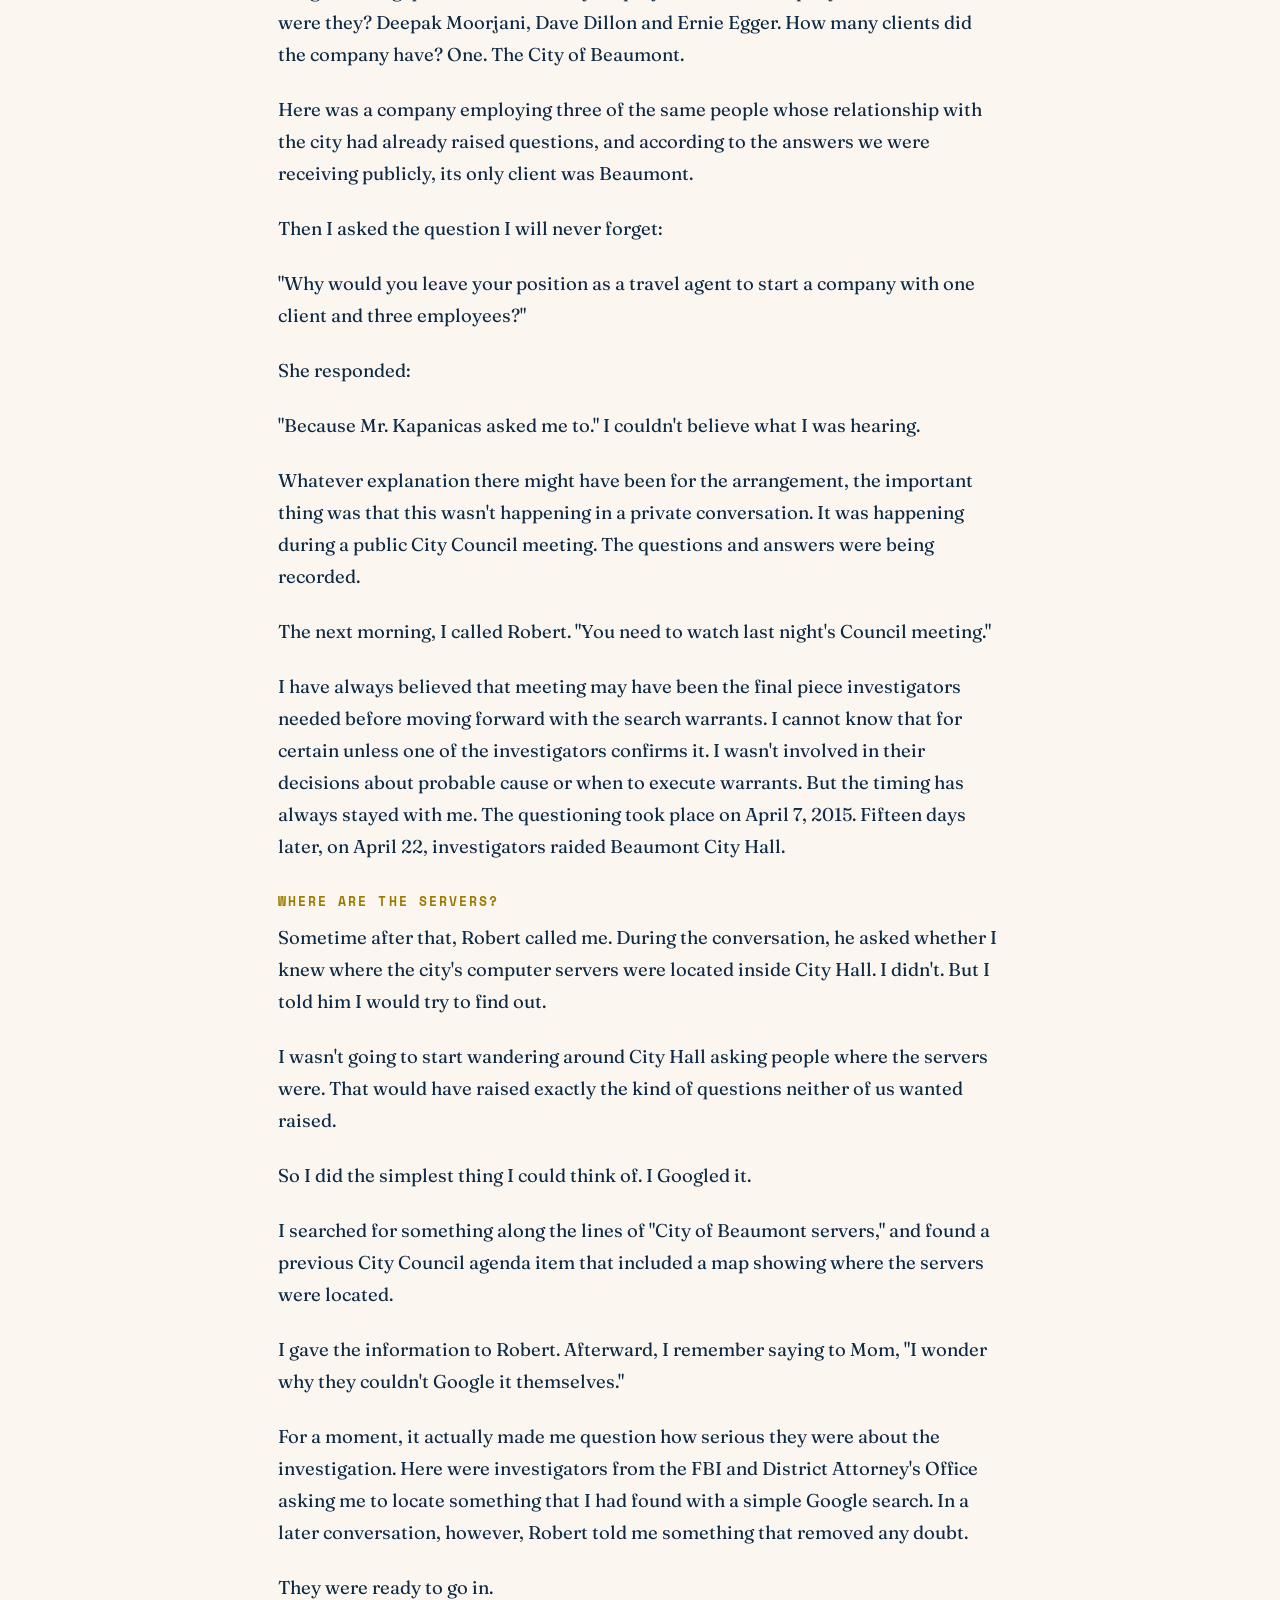
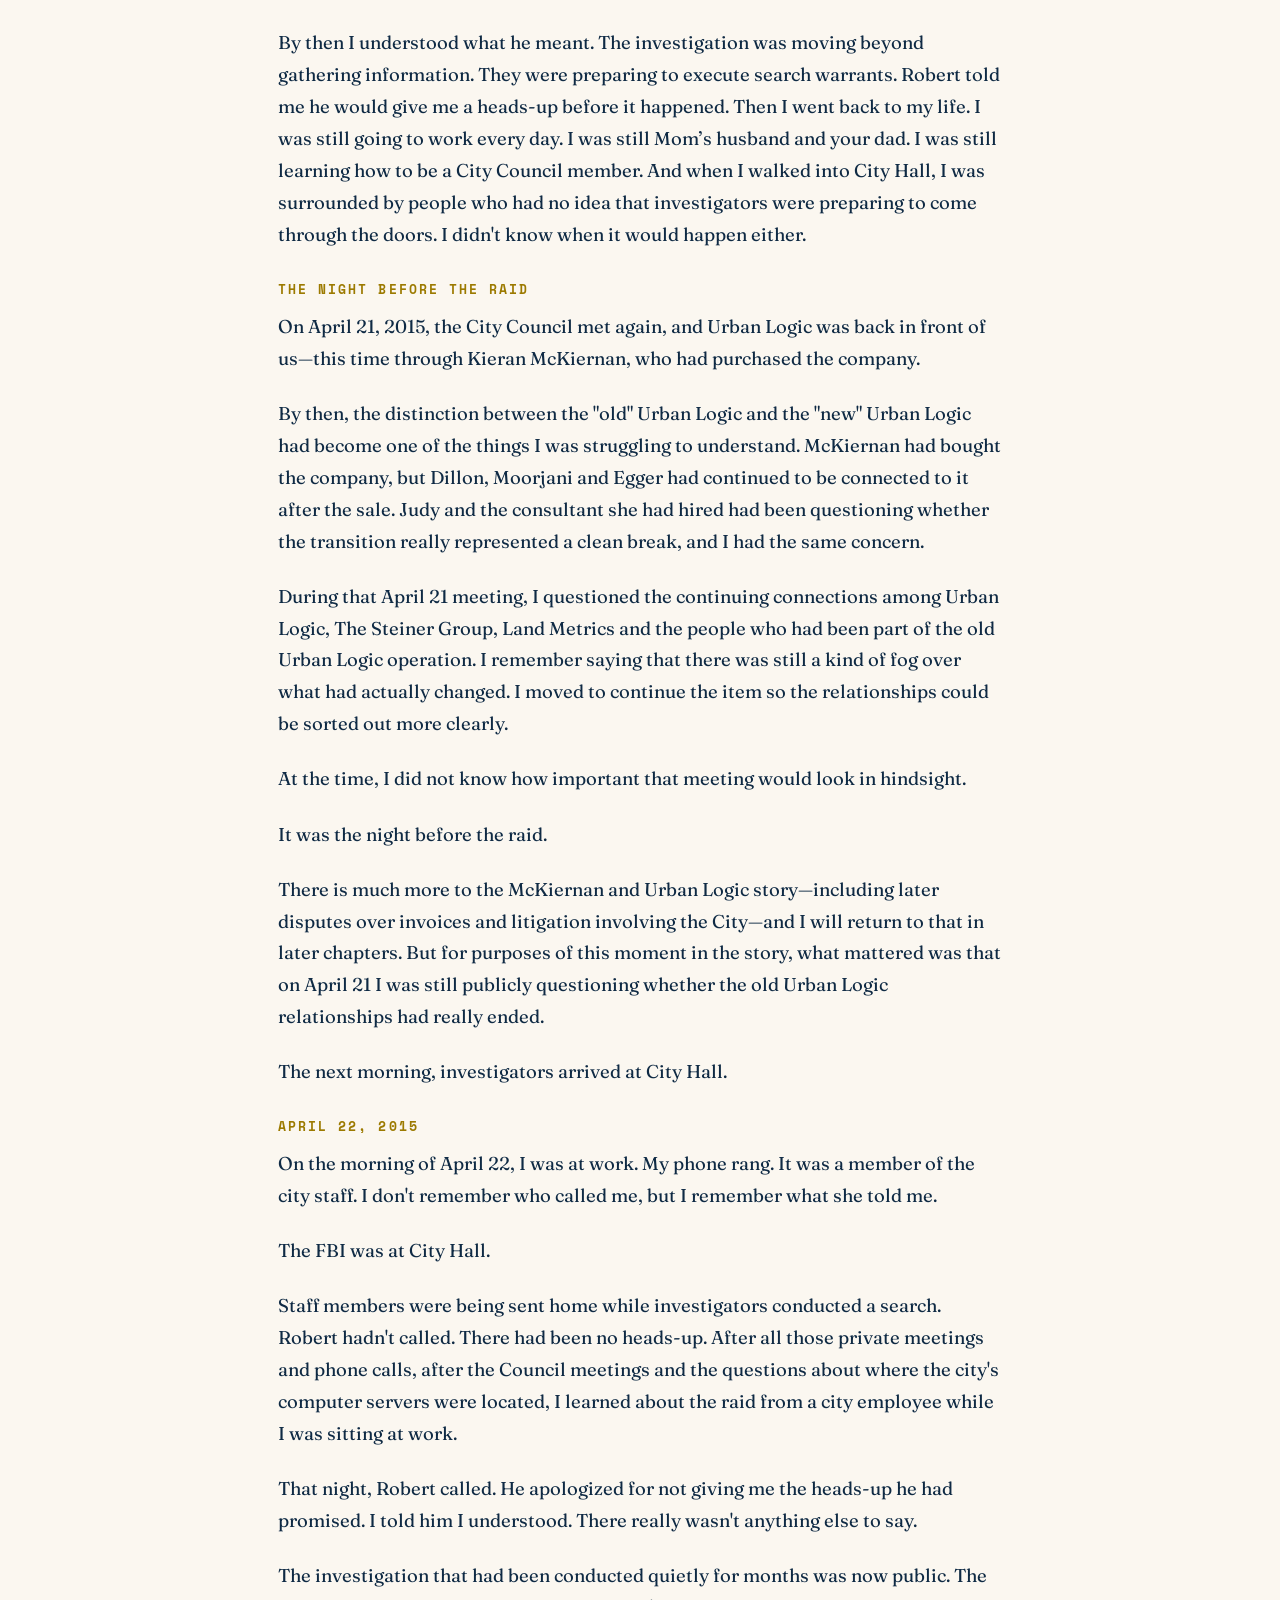
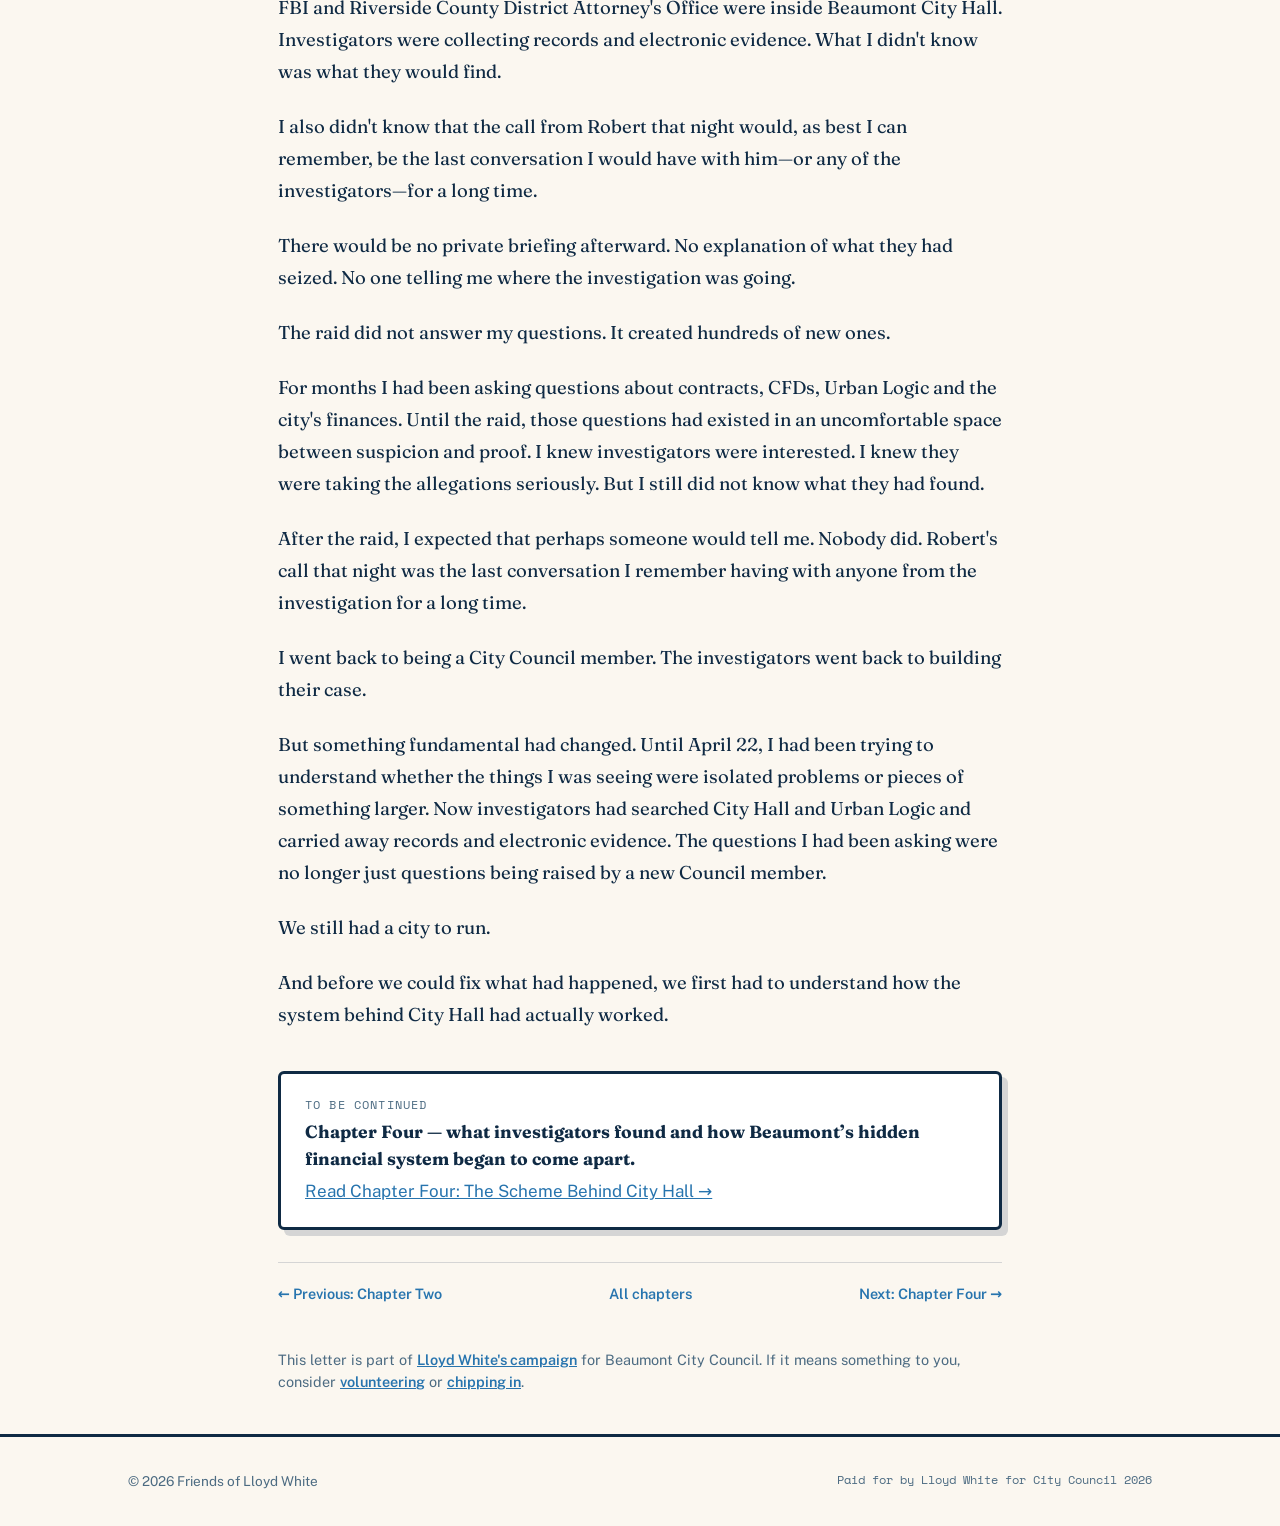
<file: chapter-03.html>
<!DOCTYPE html>
<html lang="en"><head>
<!-- Google tag (gtag.js) -->
<script async src="https://www.googletagmanager.com/gtag/js?id=G-0WGXLLVJK8"></script>
<script>
  window.dataLayer = window.dataLayer || [];
  function gtag(){dataLayer.push(arguments);}
  gtag('js', new Date());
  gtag('config', 'G-0WGXLLVJK8');
</script>
<meta charset="UTF-8"><meta name="viewport" content="width=device-width, initial-scale=1.0">
<title>Chapter Three: Inside the Investigation — Lloyd White</title>
<meta name="description" content="Chapter Three of A Letter to My Kids: Lloyd White moves inside Beaumont City Hall and quietly assists the corruption investigation leading to the April 2015 raids.">
<meta property="og:title" content="Chapter Three: Inside the Investigation"><meta property="og:description" content="Inside City Hall, quiet meetings with investigators and the events that led to the April 2015 raids."><meta property="og:type" content="article"><meta property="og:image" content="chapter-03-facebook-announcement.png"><link rel="stylesheet" href="style.css"></head>
<body class="reading">
<nav class="site-nav"><div class="wrap"><a href="index.html" class="brand">Lloyd White <strong>&bull;</strong> Beaumont City Council</a><ul class="nav-links"><li><a href="index.html" class="nav-home" aria-label="Home"><svg viewBox="0 0 24 24" width="20" height="20" aria-hidden="true" focusable="false"><path fill="currentColor" d="M12 3 2 12h3v8h6v-5h2v5h6v-8h3z"/></svg></a></li><li><a href="chapter-06.html" class="active">The Letter</a></li><li><a href="index.html#yard-signs" class="btn-donate">Yard Signs</a></li><li><a href="volunteer.html" class="btn-donate">Volunteer</a></li><li><a href="donate.html" class="btn-donate">Donate</a></li></ul></div></nav>
<nav class="chapter-index" aria-label="Chapters in this letter"><span class="chapter-index-label">Chapters</span><ol><li><a href="chapter-01.html">1</a></li><li><a href="chapter-02.html">2</a></li><li><a href="chapter-03.html" aria-current="page">3</a></li><li><a href="chapter-04.html">4</a></li><li><a href="chapter-05.html">5</a></li><li><a href="chapter-06.html">6</a></li><li><a href="chapter-08.html">8</a></li></ol><a class="chapter-index-all" href="story.html">All chapters &amp; schedule &rarr;</a></nav>
<article class="chapter"><div class="chapter-head"><span class="kicker">A Letter to My Kids &nbsp;&middot;&nbsp; Chapter Three</span><h1>Inside the Investigation</h1><div class="byline"><img class="byline-photo" src="lloyd-white.jpg" alt="Lloyd White"><div><b>Lloyd White</b><span>Beaumont City Council</span></div></div><p class="chapter-dateline">Published Friday, September 11, 2026 &nbsp;&middot;&nbsp; 16 min read</p></div>
<div class="chapter-body">
<p>Before I ever knew there was an investigation, I had already learned something about how City Hall could use its authority when I started asking questions.</p>
<p>When Mom and I bought our home at the entrance to Stetson, the landscaped area beside our property was not simply some strip of ground the city happened to maintain. As part of closing escrow, I was required to agree to an easement for that area. I understood that easement to belong to the city, and for years the city treated it exactly that way.</p>
<p>When the landscaping was not being maintained properly, I went to a City Council meeting and asked the city to take care of it. I even offered a simple alternative: if the city did not want the responsibility, give the easement back to me and I would maintain it myself. Mayor Roger Berg publicly treated it as a city easement and assured me the city would handle the maintenance. For years afterward, it did.</p>
<p>Then, during the final weeks of my 2014 campaign, I put a large campaign sign on my block wall. The city called me at work and told me the sign had to come down because it bordered the city&#39;s easement and violated restrictions there. If I did not remove it by five o&#39;clock, I was told, the city would remove it. I left work early and took down my own campaign sign because the city was asserting its authority over the easement.</p>
<p>I do not believe anyone at City Hall knew at that point that the easement had apparently never been properly recorded. If they had known, it would make little sense that they had publicly treated it as a city easement for years and then relied on that same position to force me to remove my sign.</p>
<p>I was sworn into office on December 2, 2014. What happened right around the beginning of my term is what changed the way I viewed the episode.</p>
<p>During the first week of my term, within days of my December 2 swearing-in, City Attorney Dave Wysocki sent me an email saying that he had “learned” the city had been maintaining a City Council member&#39;s property and that the practice would stop. That was not how the city had described the property when it wanted my campaign sign removed. Then it had been the city&#39;s easement. Now, after I had been elected and had begun asking uncomfortable questions, the same landscaped area was suddenly being described as my private property and the city&#39;s maintenance of it as a possible gift of public funds.</p>
<p>I asked Wysocki whether that meant my neighbors and I would now be responsible not only for maintaining the landscaping, but also for paying for the water used to irrigate those areas. Until then, the city had been paying for the water on the easements. If the city&#39;s position was now that these landscaped areas were not city property because the easements had never been properly recorded, Wysocki&#39;s position was that the homeowners were responsible for the water as well. His answer was yes. I then asked the practical question: did that mean each of us would have to install our own irrigation system and sprinklers, connect those areas to our own water service, and pay to keep them watered? Again, his answer was yes.</p>
<p>Then Alan Kapanicas entered the email exchange and said, essentially, let&#39;s take another look. Only after that did the city research the underlying property records closely enough to determine that the developer had apparently never completed the recording of this and other similar easements. A process then began to correct the problem.</p>
<p>I cannot say that anyone at City Hall knew all along that the easement had not been recorded. I do not think they did. I also do not think they knew it when they made me leave work early to remove my campaign sign. What I do believe is that, after I was elected, someone went looking for a way to put pressure on the new Council member who was already challenging the administration. The city had publicly treated the area as its easement when that position served its purposes. When maintaining that same easement could be turned into an accusation that the city was improperly benefiting me, suddenly the position changed.</p>
<p>Instead of saying, “We may have made a mistake about the easement,” the response was to tell me the city had discovered it was maintaining a Council member&#39;s private property and would stop.</p>
<p>To me, that was not a misunderstanding about landscaping. It was intimidation.</p>
<h2>The Friday Email</h2>
<p>That experience was still fresh when the Friday email arrived instructing city employees to delete their emails every week. I called Judy. She gave me the contact information for an investigator with the Riverside County District Attorney&#39;s Office. His name was Robert.</p>
<p>I wasn&#39;t looking to become part of an investigation. I wasn&#39;t volunteering to be a source. I had one question: Was the City of Beaumont under investigation? If the answer was no, I wanted to be able to tell people the rumors were false. If the answer was yes, I needed to understand what I had just walked into.</p>
<p>A meeting was arranged with three investigators—Robert and two others who, as I remember it, were with the FBI. They were working together as part of the Inland Regional Corruption Task Force, a joint effort that included the FBI, IRS Criminal Investigation, Riverside County District Attorney&#39;s Office and U.S. Attorney&#39;s Office. I went into that meeting to ask one question.</p>
<p>Was the City of Beaumont under investigation?</p>
<p>They told me it was.</p>
<h2>What They Needed</h2>
<p>Then they explained their problem.</p>
<p>As I remember the conversation, they told me that the information and evidence they had received had come from a paid financial consultant. They may or may not have mentioned Judy by name. I don&#39;t remember that clearly. But everyone in the room understood they were referring to the consultant Judy had hired to examine Beaumont&#39;s finances.</p>
<p>The investigators weren&#39;t telling me the information was false. My understanding was that they had a problem with relying upon it to build their case. They needed information and evidence they could independently verify. Then they asked if I thought I could help. I wanted to be completely honest with them.</p>
<p>I had only been on the City Council for a short time. The city administration didn&#39;t trust me, and I didn&#39;t think most of my fellow Council members trusted me either. I was the new guy who had spent the campaign questioning the city&#39;s finances and challenging things the administration had been telling the public. I wasn&#39;t going to suddenly be invited into private conversations where people explained what was really happening. So I told the investigators that my ability to help them would be limited. But I could promise them one thing.</p>
<p>Whatever I learned, they would learn. That was the beginning of my relationship with the task force.</p>
<h2>Watching From the Inside</h2>
<p>I didn&#39;t become an investigator. I didn&#39;t conduct surveillance or go searching through offices. I was a City Council member, and I had a responsibility to do that job. But I started paying very close attention.</p>
<p>Council agendas, staff reports, contracts and public presentations looked different to me now. When something didn&#39;t make sense, I asked questions. When something happened during a Council meeting that I thought the investigators should know about, I contacted Robert. Sometimes my contribution was as simple as telling him, &quot;You need to watch this meeting.&quot;</p>
<p>I didn&#39;t know what was important to their investigation and what wasn&#39;t. That was their job. Mine was simply to make sure that if I saw something that concerned me, they knew about it. It created a strange existence.</p>
<p>I would sit on the dais during a Council meeting, listening to the city administration present an item, knowing that later I might be talking to investigators about what I had just heard.</p>
<p>Nobody around me knew.</p>
<h2>A Question I Wasn&#39;t Expecting</h2>
<p>At one of my meetings with the task force, the conversation took a turn I wasn&#39;t expecting. One of the investigators asked whether I felt threatened. I don&#39;t know if &quot;threatened&quot; was the exact word he used. Enough years have passed that I don&#39;t want to put words in someone&#39;s mouth. But I remember very clearly what the question meant. Did I feel unsafe? Was I concerned that something might happen to me?</p>
<p>Until then, I&#39;m not sure I had thought about what I was doing in those terms. I was a newly elected Council member trying to understand what was happening inside my city government. Now I was sitting with members of a corruption task force, and they were asking about my personal safety. They made sure I knew I could reach them. &quot;You have our number. Call us at any time.&quot; They didn&#39;t tell me I was in danger. I don&#39;t want to suggest that they did. But the fact that they thought the question was worth asking changed the way I looked at the situation.</p>
<p>They knew things I didn&#39;t know.</p>
<h2>Left Sitting at Starbucks</h2>
<p>As my contact with the investigators continued, there were occasional reminders of just how carefully they protected what they were doing.</p>
<p>One of the strangest happened at a Starbucks in Riverside. The four of us were sitting at a table outside. I was on one side of the table facing Robert and the other two investigators. We were in the middle of a conversation when one of them noticed something behind me. He leaned over and whispered something to the others. Then all three of them stood up. They didn&#39;t explain anything. They didn&#39;t say goodbye. They just walked away and left me sitting there by myself.</p>
<p>I had no idea what had happened. There wasn&#39;t much else for me to do, so I got up, walked to my car and started driving away.</p>
<p>My phone rang. It was the investigators. They explained that Marcelo Co had walked into the Starbucks.</p>
<p>Co had been a Moreno Valley City Council member and Mayor Pro Tem. He had pleaded guilty in January 2014 to federal bribery and tax charges after accepting $2.36 million in cash from an undercover FBI operative in connection with a land-use scheme. The transaction had been captured on video. He would later be sentenced to five years in federal prison.</p>
<p>They couldn&#39;t risk him seeing them sitting with me. Suddenly their abrupt disappearance made sense.</p>
<p>For them, getting up and walking away was probably routine investigative caution. For me, it was another reminder that whatever I had stepped into was considerably more serious than anything I had experienced before becoming a Council member.</p>
<h2>Maybe I&#39;m Wrong</h2>
<p>At about the same time, I attended my first Beaumont Chamber of Commerce annual installation dinner.</p>
<p>Mom was with me. We were seated at a prominent table near the front. Alan Kapanicas was there, as was Beaumont Police Chief Frank Coe.</p>
<p>By then I had spent weeks questioning things I was seeing at City Hall. More importantly, I had met with members of a corruption task force. I knew Beaumont was under investigation. Almost nobody else in that room knew what I knew. At some point during the introductions, Alan Kapanicas was recognized. The room stood. It seemed like virtually everyone was applauding him.</p>
<p>I looked around at a room filled with businesspeople and community leaders—people who knew Beaumont, people who had worked with the city for years, people who clearly believed Alan was doing a good job. And for a moment, I questioned myself. I leaned over to Mom.</p>
<p>&quot;Maybe I&#39;m wrong.&quot;</p>
<p>That moment has stayed with me because it captures how uncertain everything still felt.</p>
<p>I had questions. Investigators had questions. But there had been no raid, no arrests, no criminal charges and no convictions. Alan Kapanicas was still the City Manager. Frank Coe was still the Police Chief. And in that room, they weren&#39;t being treated like people at the center of a corruption investigation. They were respected leaders of the community. I was the new Council member asking questions.</p>
<p>Maybe I was wrong.</p>
<h2>Changing the City Attorney</h2>
<p>By the spring of 2015, I was not the only person on the Council who believed a change in leadership was needed. There were serious questions surrounding both City Manager Alan Kapanicas and City Attorney Dave Wysocki.</p>
<p>A friend of mine who had served as a city attorney for many years gave me advice that stayed with me: don&#39;t try to replace both at once. Whatever problems the city was facing, we were going to need experienced legal and administrative leadership to navigate what came next. If a change was going to begin somewhere, the city attorney seemed the more practical place to start.</p>
<p>What became public at the April 7, 2015 City Council meeting was that Wysocki was leaving. His resignation was announced that night.</p>
<p>The city then began interviewing candidates for a new city attorney. We were still in that process when the raid occurred two weeks later.</p>
<h2>The Steiner Group</h2>
<p>That same April 7 meeting produced something else I have never forgotten. Urban Logic Consultants had been at the center of many of the questions surrounding Beaumont.</p>
<p>Deepak Moorjani, Dave Dillon and Ernie Egger had been associated with Urban Logic while also performing critical functions for the city involving public works, economic development and planning. As scrutiny increased, Alan Kapanicas ended the city&#39;s direct arrangement with Urban Logic. But the people didn&#39;t disappear. Instead, another company appeared.</p>
<p>The company was The Steiner Group, and its principal was Lana Steiner. City records confirm that Beaumont contracted with The Steiner Group, including work involving CFD 93-1 bond expenditures. I have searched for the video of the April 7, 2015 Council meeting and have not been able to recover it, so the conversation that follows is recounted from memory.</p>
<p>I began asking questions. How many employees did her company have? Three. Who were they? Deepak Moorjani, Dave Dillon and Ernie Egger. How many clients did the company have? One. The City of Beaumont.</p>
<p>Here was a company employing three of the same people whose relationship with the city had already raised questions, and according to the answers we were receiving publicly, its only client was Beaumont.</p>
<p>Then I asked the question I will never forget:</p>
<p>&quot;Why would you leave your position as a travel agent to start a company with one client and three employees?&quot;</p>
<p>She responded:</p>
<p>&quot;Because Mr. Kapanicas asked me to.&quot; I couldn&#39;t believe what I was hearing.</p>
<p>Whatever explanation there might have been for the arrangement, the important thing was that this wasn&#39;t happening in a private conversation. It was happening during a public City Council meeting. The questions and answers were being recorded.</p>
<p>The next morning, I called Robert. &quot;You need to watch last night&#39;s Council meeting.&quot;</p>
<p>I have always believed that meeting may have been the final piece investigators needed before moving forward with the search warrants. I cannot know that for certain unless one of the investigators confirms it. I wasn&#39;t involved in their decisions about probable cause or when to execute warrants. But the timing has always stayed with me. The questioning took place on April 7, 2015. Fifteen days later, on April 22, investigators raided Beaumont City Hall.</p>
<h2>Where Are the Servers?</h2>
<p>Sometime after that, Robert called me. During the conversation, he asked whether I knew where the city&#39;s computer servers were located inside City Hall. I didn&#39;t. But I told him I would try to find out.</p>
<p>I wasn&#39;t going to start wandering around City Hall asking people where the servers were. That would have raised exactly the kind of questions neither of us wanted raised.</p>
<p>So I did the simplest thing I could think of. I Googled it.</p>
<p>I searched for something along the lines of &quot;City of Beaumont servers,&quot; and found a previous City Council agenda item that included a map showing where the servers were located.</p>
<p>I gave the information to Robert. Afterward, I remember saying to Mom, &quot;I wonder why they couldn&#39;t Google it themselves.&quot;</p>
<p>For a moment, it actually made me question how serious they were about the investigation. Here were investigators from the FBI and District Attorney&#39;s Office asking me to locate something that I had found with a simple Google search. In a later conversation, however, Robert told me something that removed any doubt.</p>
<p>They were ready to go in.</p>
<p>By then I understood what he meant. The investigation was moving beyond gathering information. They were preparing to execute search warrants. Robert told me he would give me a heads-up before it happened. Then I went back to my life. I was still going to work every day. I was still Mom’s husband and your dad. I was still learning how to be a City Council member. And when I walked into City Hall, I was surrounded by people who had no idea that investigators were preparing to come through the doors. I didn&#39;t know when it would happen either.</p>
<h2>The Night Before the Raid</h2>
<p>On April 21, 2015, the City Council met again, and Urban Logic was back in front of us—this time through Kieran McKiernan, who had purchased the company.</p>
<p>By then, the distinction between the &quot;old&quot; Urban Logic and the &quot;new&quot; Urban Logic had become one of the things I was struggling to understand. McKiernan had bought the company, but Dillon, Moorjani and Egger had continued to be connected to it after the sale. Judy and the consultant she had hired had been questioning whether the transition really represented a clean break, and I had the same concern.</p>
<p>During that April 21 meeting, I questioned the continuing connections among Urban Logic, The Steiner Group, Land Metrics and the people who had been part of the old Urban Logic operation. I remember saying that there was still a kind of fog over what had actually changed. I moved to continue the item so the relationships could be sorted out more clearly.</p>
<p>At the time, I did not know how important that meeting would look in hindsight.</p>
<p>It was the night before the raid.</p>
<p>There is much more to the McKiernan and Urban Logic story—including later disputes over invoices and litigation involving the City—and I will return to that in later chapters. But for purposes of this moment in the story, what mattered was that on April 21 I was still publicly questioning whether the old Urban Logic relationships had really ended.</p>
<p>The next morning, investigators arrived at City Hall.</p>
<h2>April 22, 2015</h2>
<p>On the morning of April 22, I was at work. My phone rang. It was a member of the city staff. I don&#39;t remember who called me, but I remember what she told me.</p>
<p>The FBI was at City Hall.</p>
<p>Staff members were being sent home while investigators conducted a search. Robert hadn&#39;t called. There had been no heads-up. After all those private meetings and phone calls, after the Council meetings and the questions about where the city&#39;s computer servers were located, I learned about the raid from a city employee while I was sitting at work.</p>
<p>That night, Robert called. He apologized for not giving me the heads-up he had promised. I told him I understood. There really wasn&#39;t anything else to say.</p>
<p>The investigation that had been conducted quietly for months was now public. The FBI and Riverside County District Attorney&#39;s Office were inside Beaumont City Hall. Investigators were collecting records and electronic evidence. What I didn&#39;t know was what they would find.</p>
<p>I also didn&#39;t know that the call from Robert that night would, as best I can remember, be the last conversation I would have with him—or any of the investigators—for a long time.</p>
<p>There would be no private briefing afterward. No explanation of what they had seized. No one telling me where the investigation was going.</p>
<p>The raid did not answer my questions. It created hundreds of new ones.</p>
<p>For months I had been asking questions about contracts, CFDs, Urban Logic and the city&#39;s finances. Until the raid, those questions had existed in an uncomfortable space between suspicion and proof. I knew investigators were interested. I knew they were taking the allegations seriously. But I still did not know what they had found.</p>
<p>After the raid, I expected that perhaps someone would tell me. Nobody did. Robert&#39;s call that night was the last conversation I remember having with anyone from the investigation for a long time.</p>
<p>I went back to being a City Council member. The investigators went back to building their case.</p>
<p>But something fundamental had changed. Until April 22, I had been trying to understand whether the things I was seeing were isolated problems or pieces of something larger. Now investigators had searched City Hall and Urban Logic and carried away records and electronic evidence. The questions I had been asking were no longer just questions being raised by a new Council member.</p>
<p>We still had a city to run.</p>
<p>And before we could fix what had happened, we first had to understand how the system behind City Hall had actually worked.</p>
</div>
<div class="chapter-continue"><span class="kicker">To be continued</span><strong>Chapter Four &mdash; what investigators found and how Beaumont&rsquo;s hidden financial system began to come apart.</strong><p style="margin:6px 0 0;"><a href="chapter-04.html">Read Chapter Four: The Scheme Behind City Hall &rarr;</a></p></div>
<nav class="chapter-nav"><a href="chapter-02.html">&larr; Previous: Chapter Two</a><a href="story.html">All chapters</a><a href="chapter-04.html">Next: Chapter Four &rarr;</a></nav></article>
<p class="chapter-campaign-note">This letter is part of <a href="index.html">Lloyd White&#39;s campaign</a> for Beaumont City Council. If it means something to you, consider <a href="volunteer.html">volunteering</a> or <a href="donate.html">chipping in</a>.</p>
<footer><div class="wrap"><span>&copy; 2026 Friends of Lloyd White</span><span class="disclaimer">Paid for by Lloyd White for City Council 2026</span></div></footer></body></html>
</file>
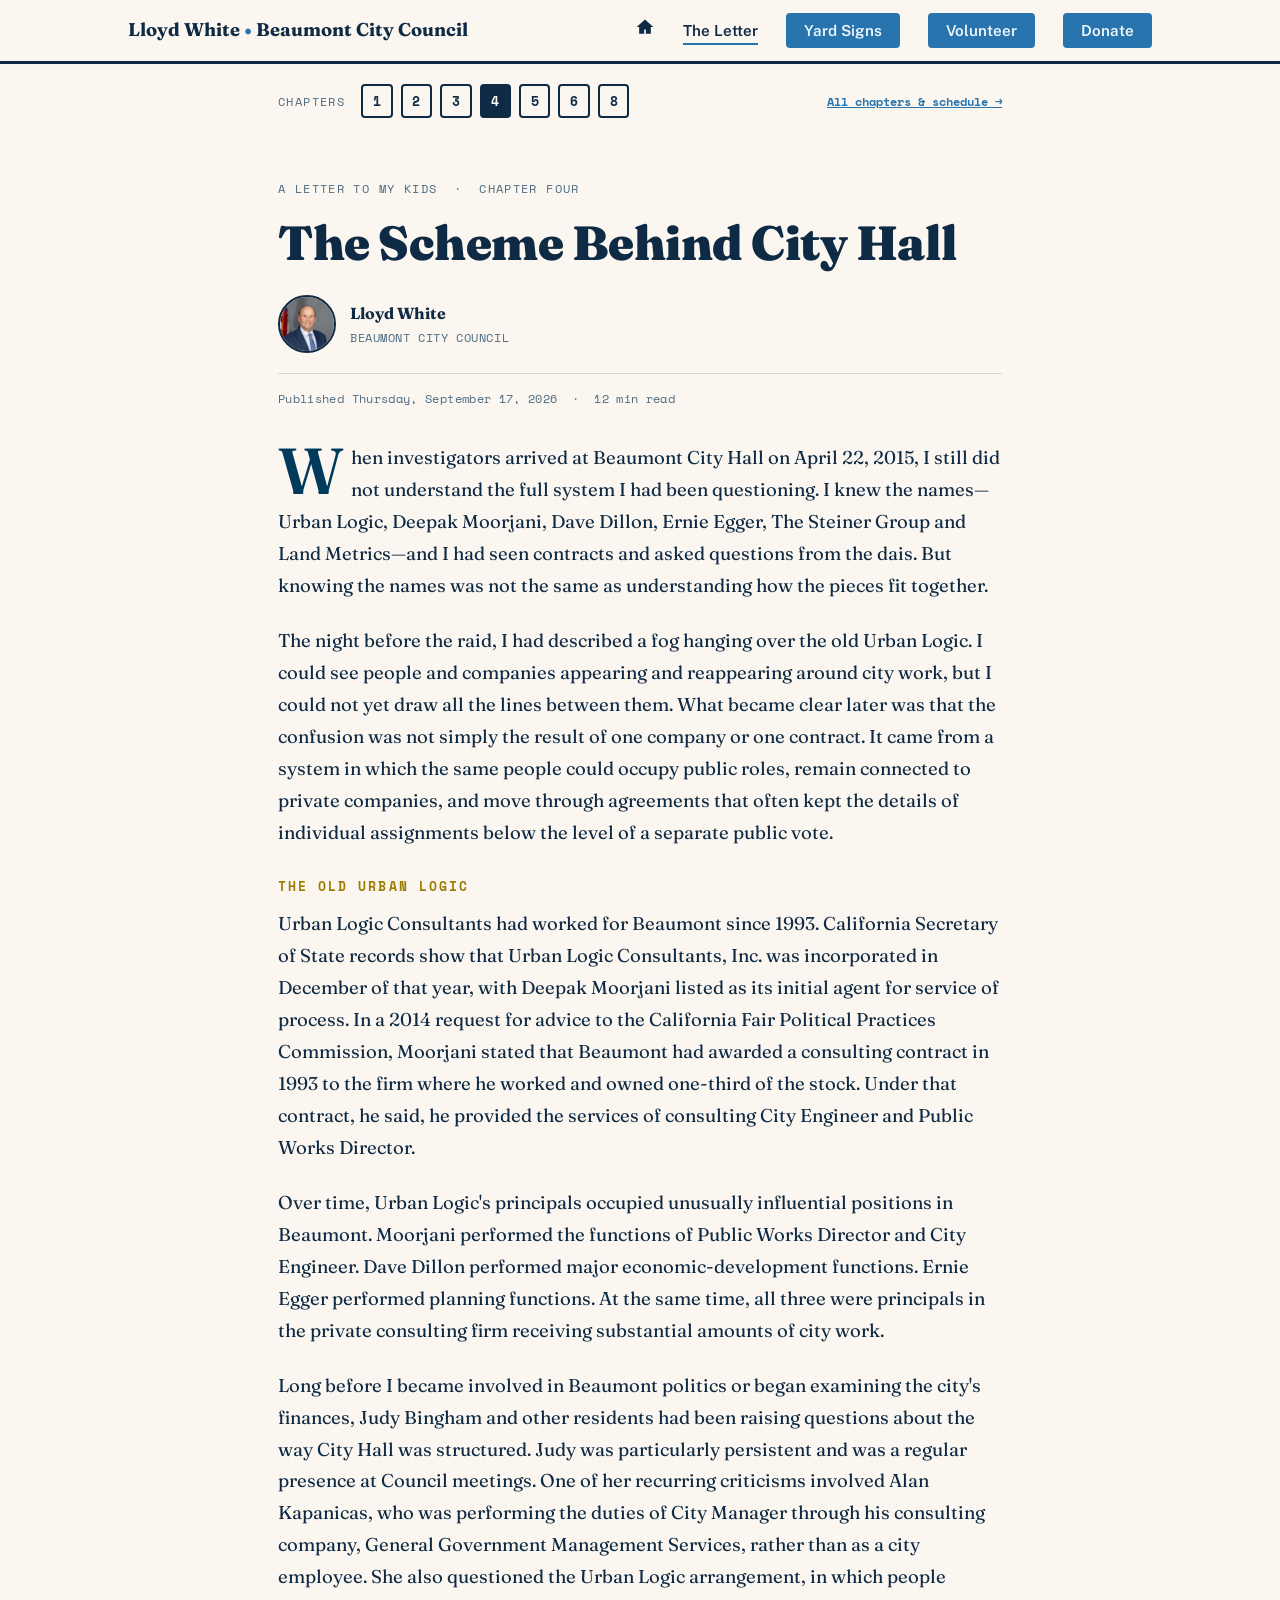
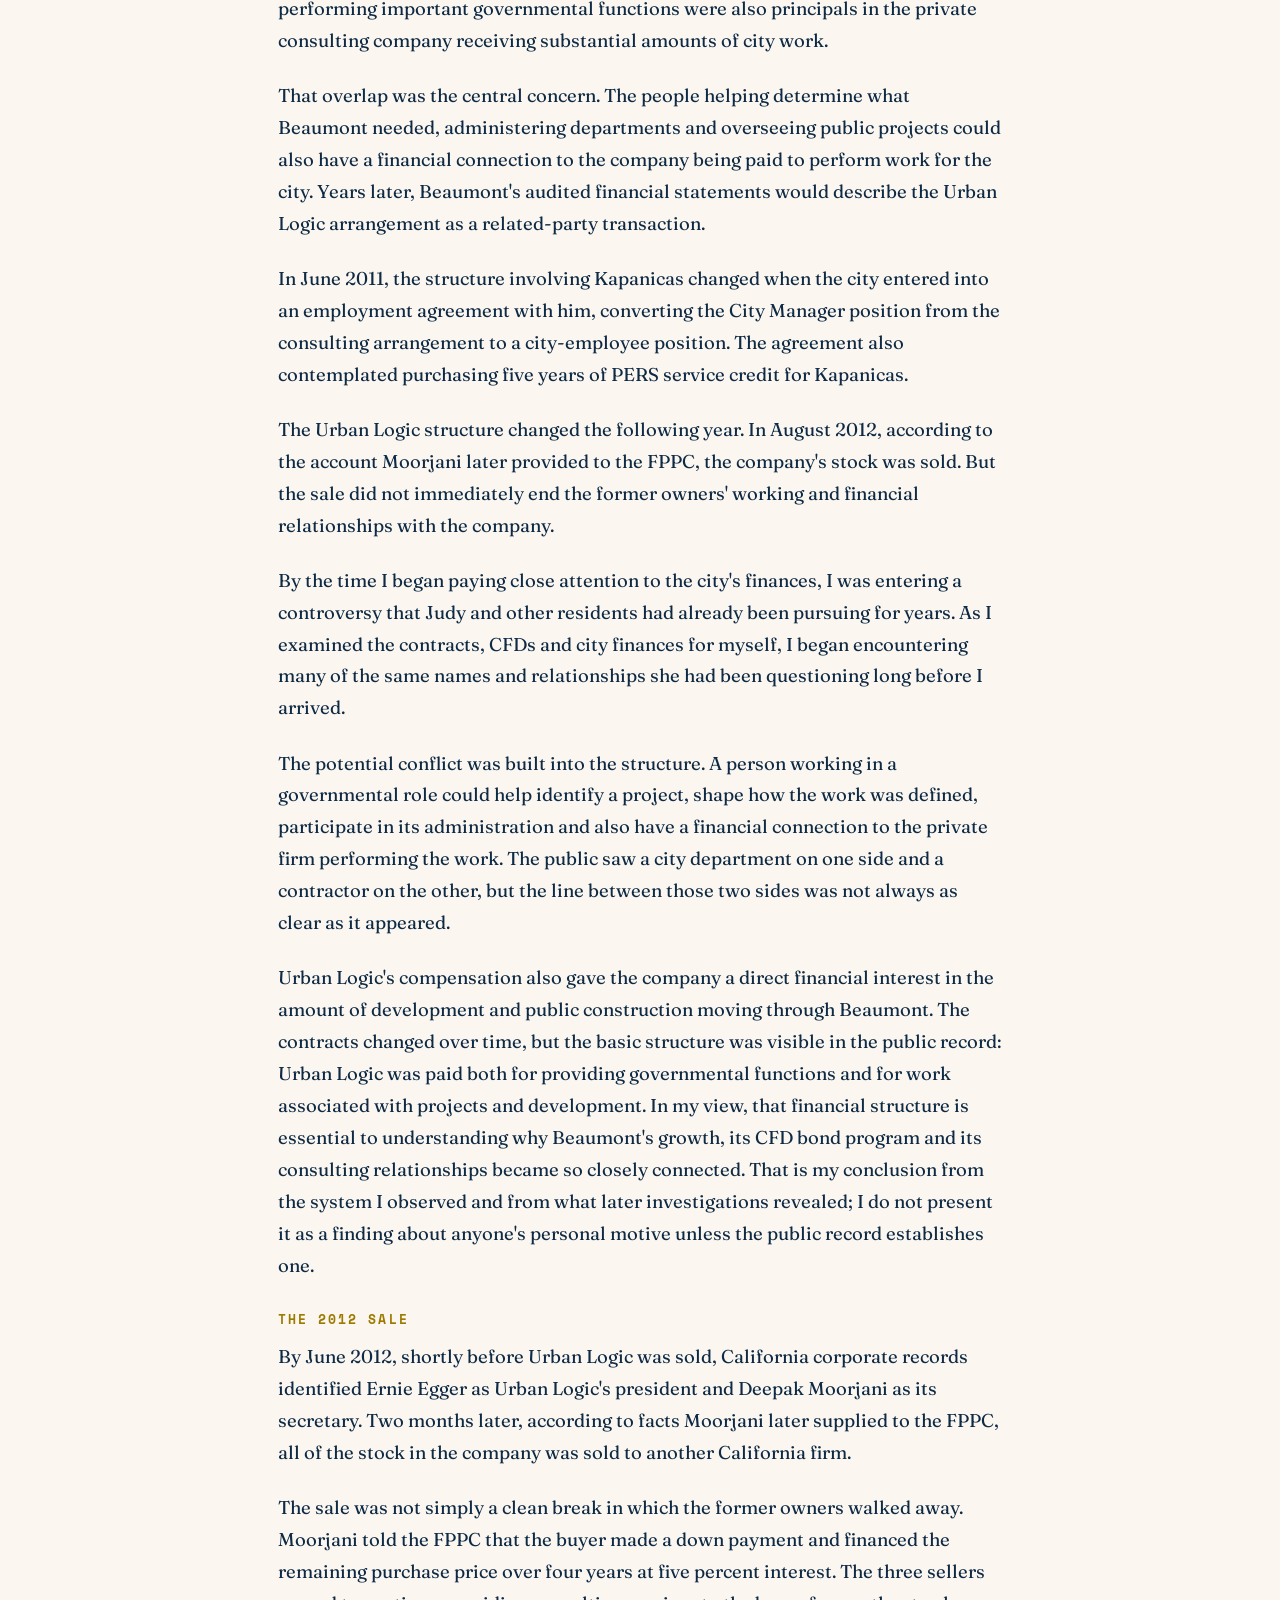
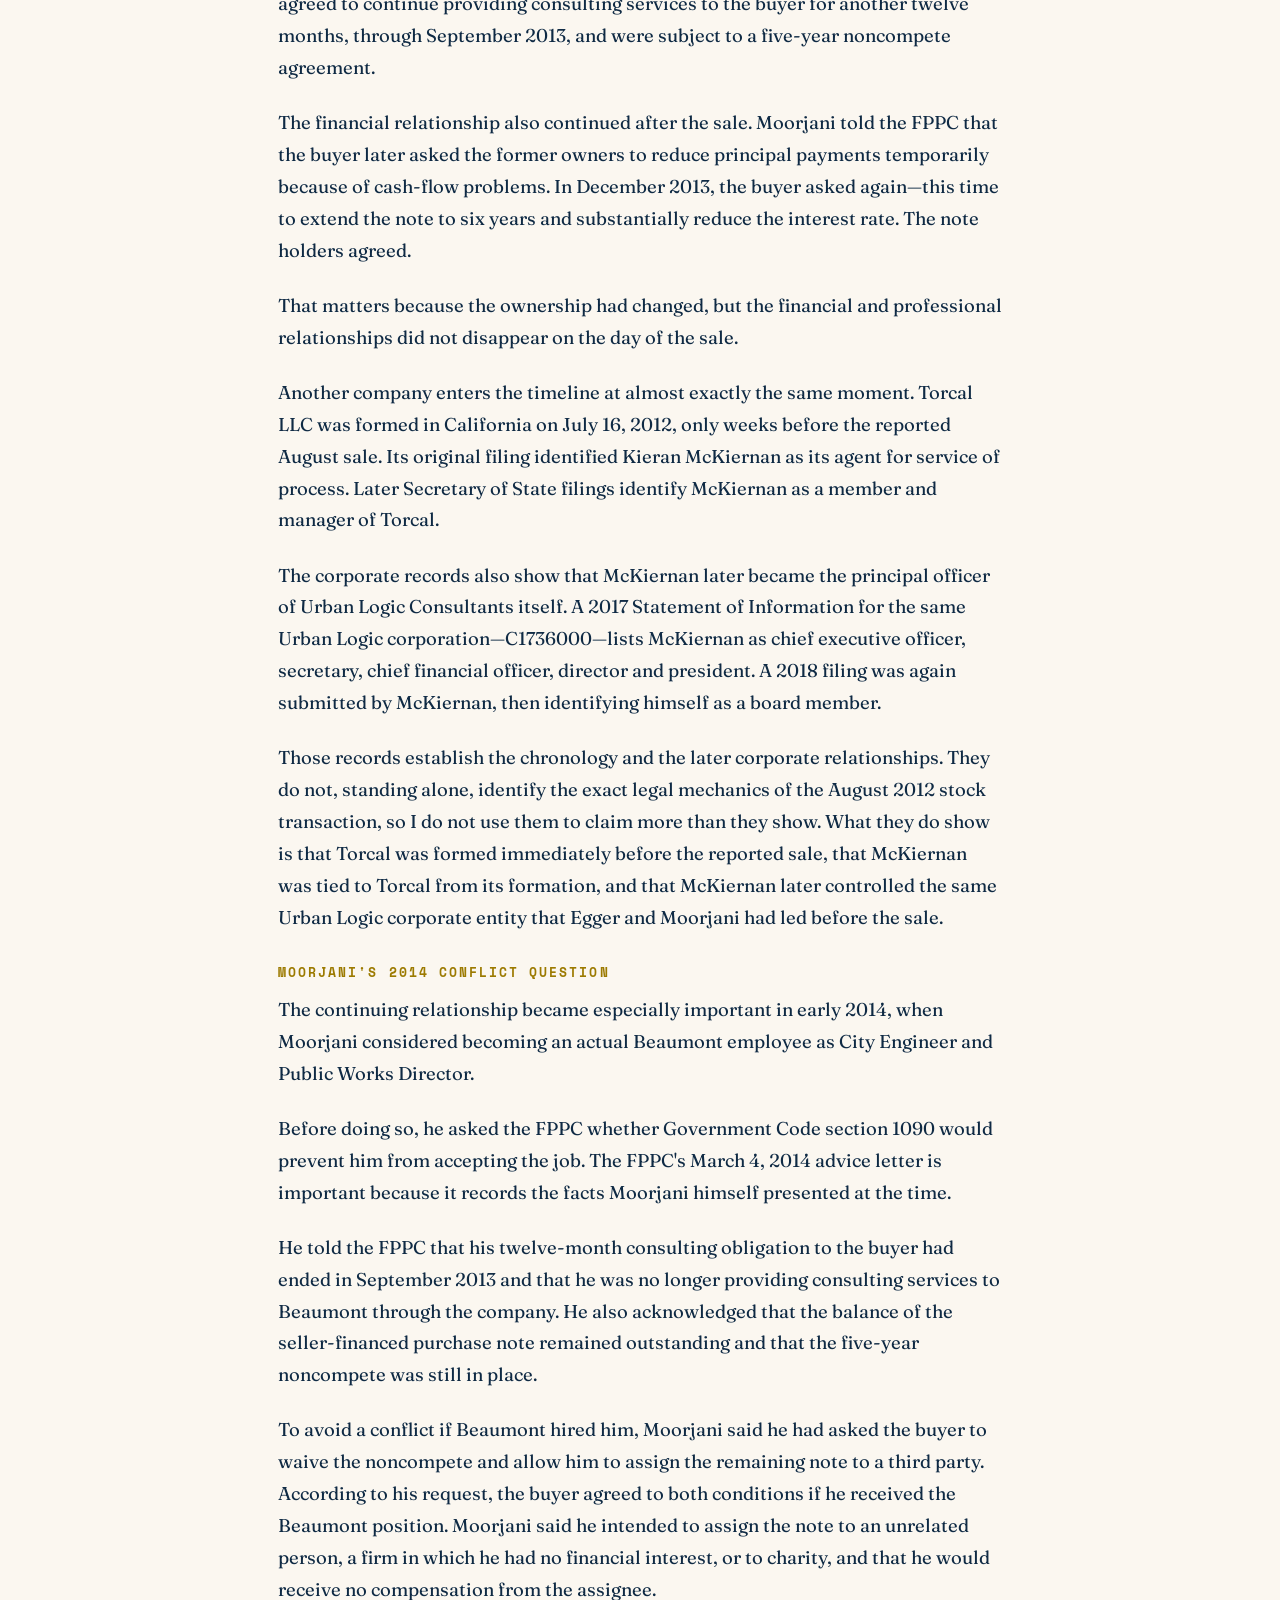
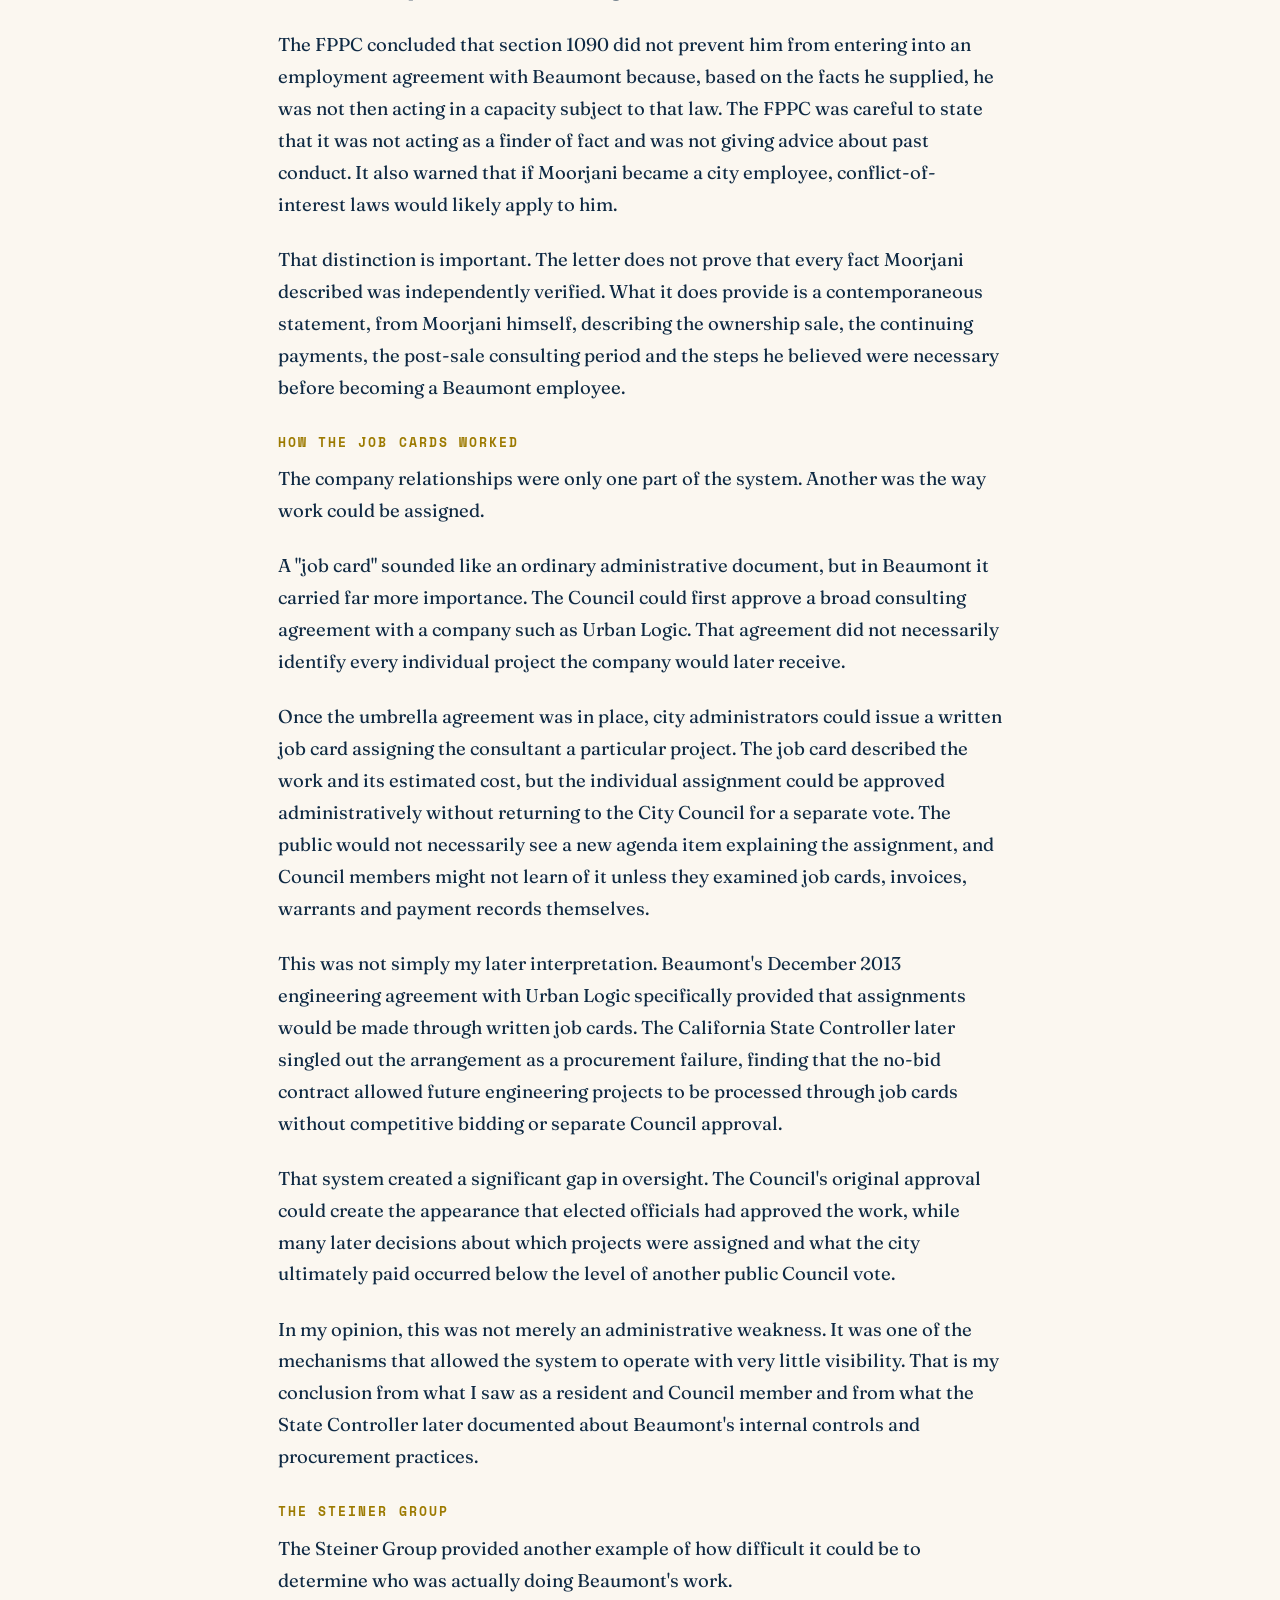
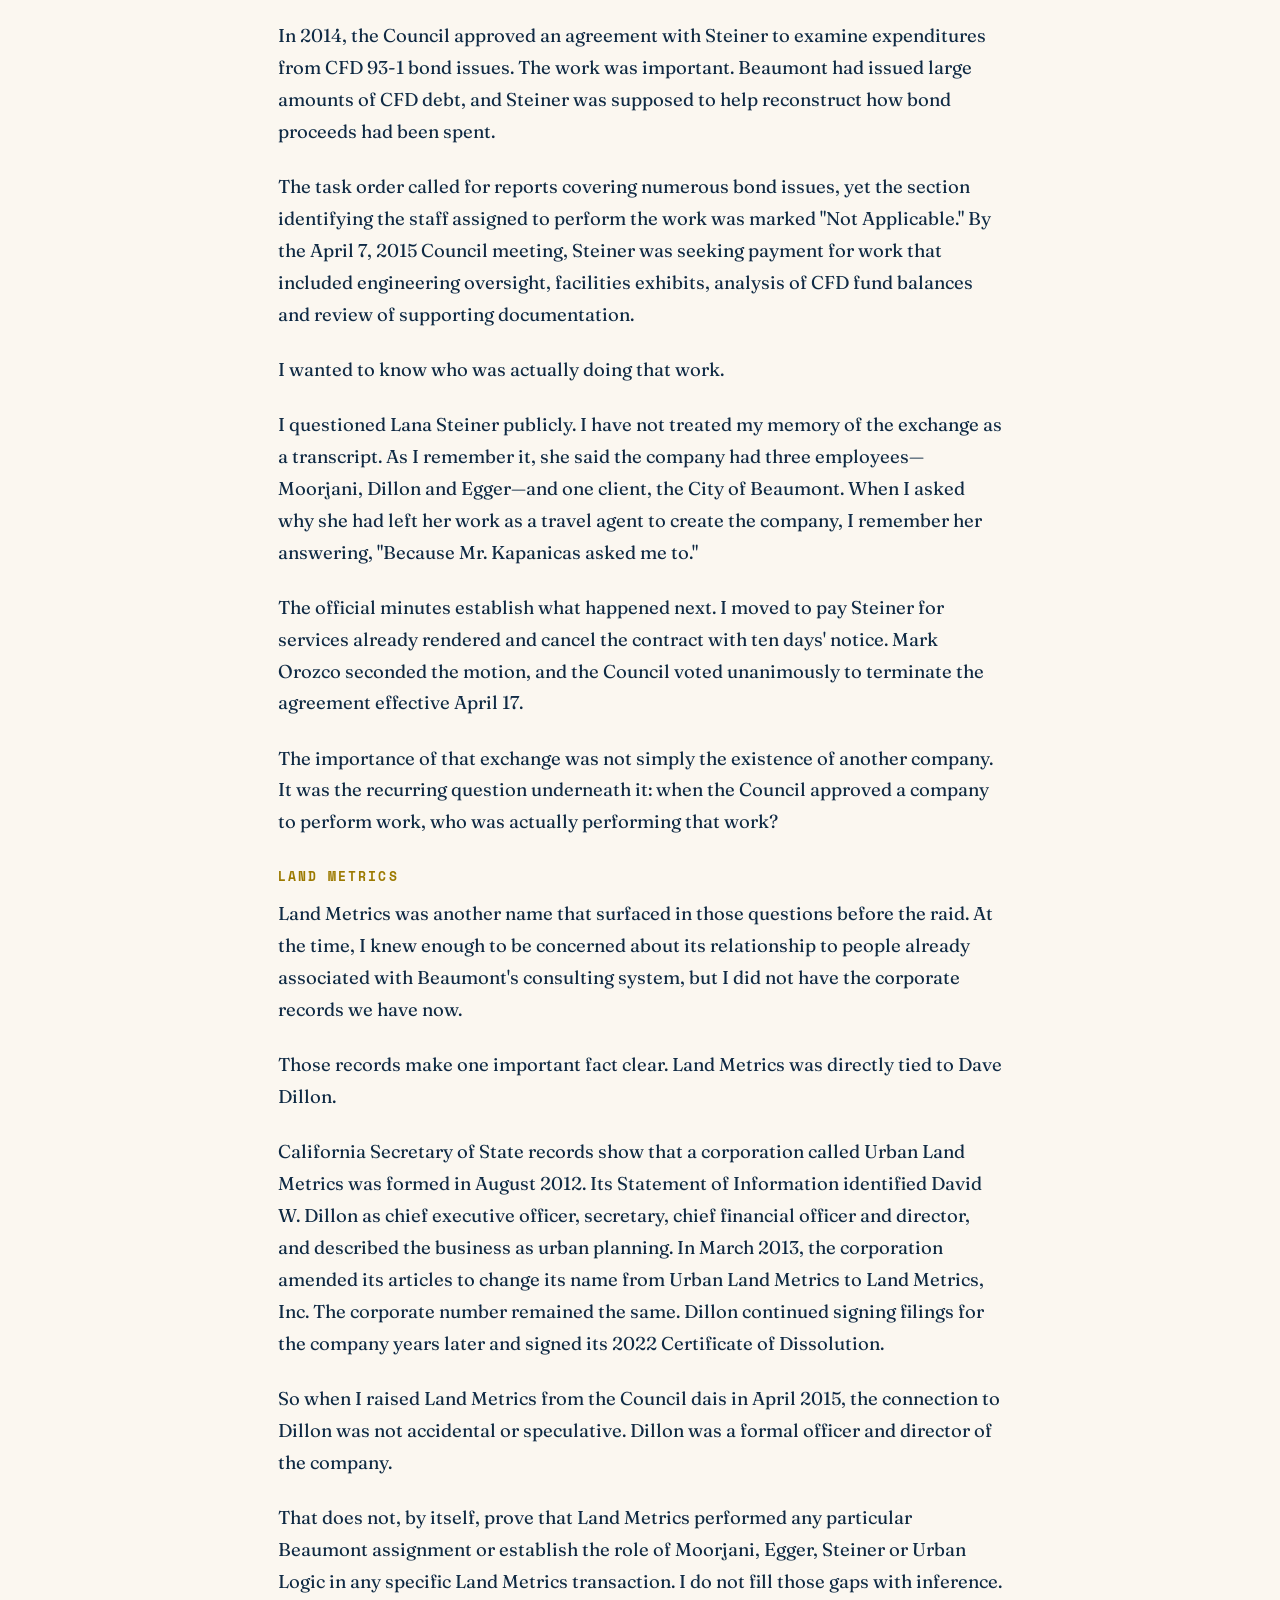
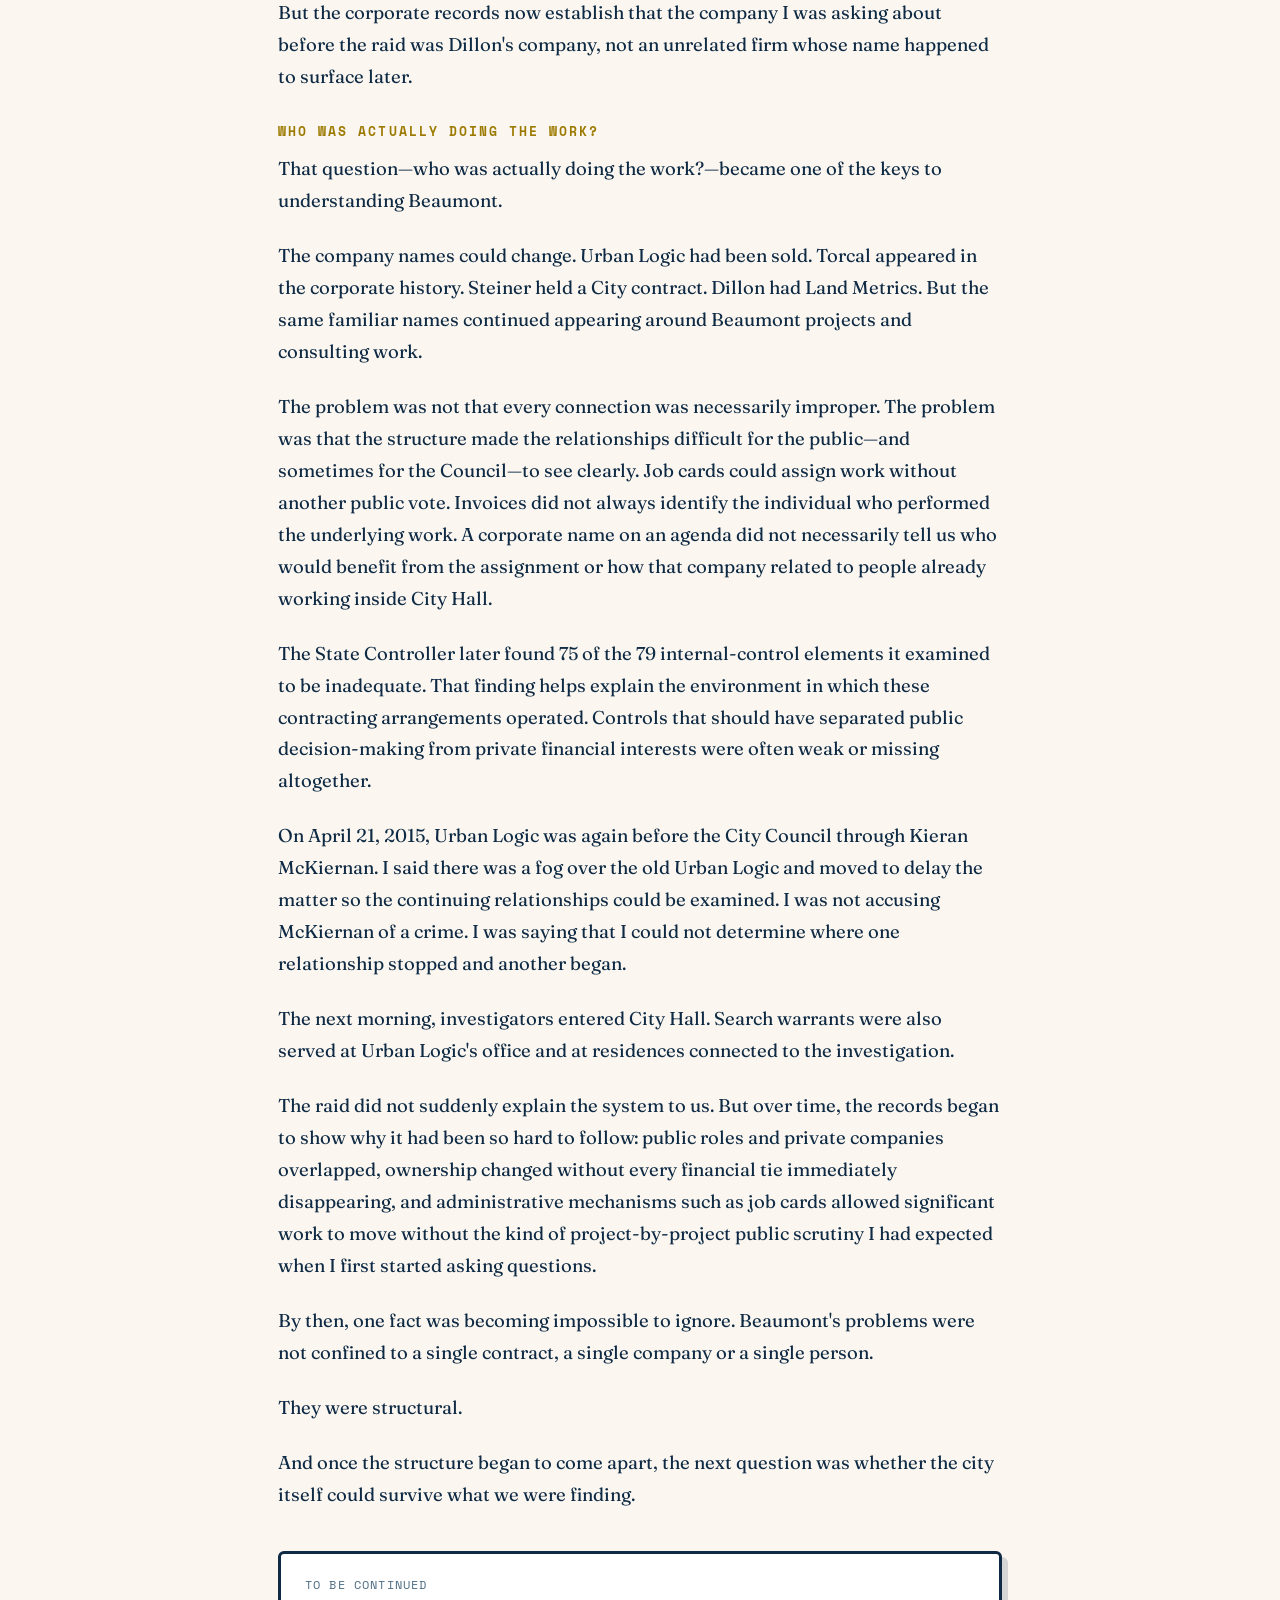
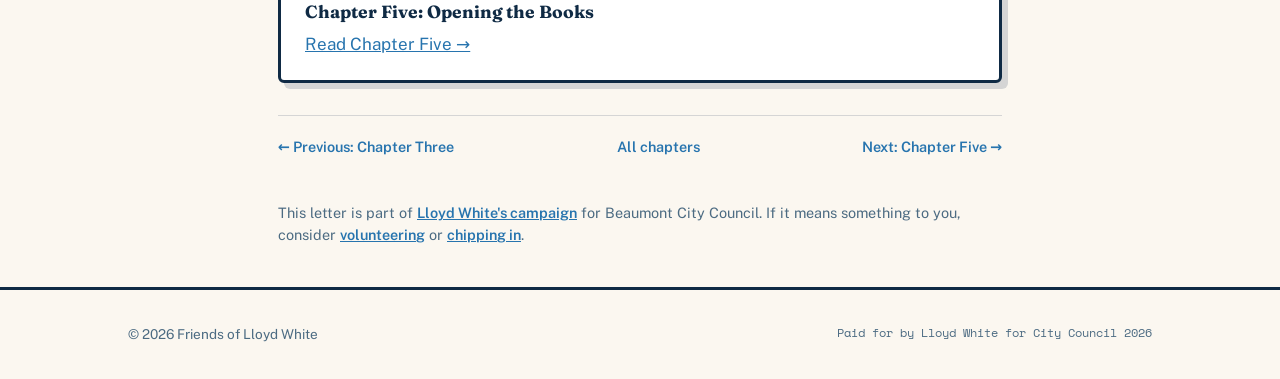
<file: chapter-04.html>
<!DOCTYPE html>
<html lang="en"><head>
<!-- Google tag (gtag.js) -->
<script async src="https://www.googletagmanager.com/gtag/js?id=G-0WGXLLVJK8"></script>
<script>
  window.dataLayer = window.dataLayer || [];
  function gtag(){dataLayer.push(arguments);}
  gtag('js', new Date());
  gtag('config', 'G-0WGXLLVJK8');
</script>
<meta charset="UTF-8"><meta name="viewport" content="width=device-width, initial-scale=1.0">
<title>Chapter Four: The Scheme Behind City Hall — Lloyd White</title>
<meta name="description" content="Urban Logic, overlapping public and private roles, and the job-card system behind Beaumont City Hall.">
<meta property="og:title" content="Chapter Four: The Scheme Behind City Hall"><meta property="og:description" content="Urban Logic, overlapping public and private roles, and the job-card system behind Beaumont City Hall."><meta property="og:type" content="article"><meta property="og:image" content="https://lloydwhiteforbeaumont.com/lloyd-white.jpg"><meta property="og:url" content="https://lloydwhiteforbeaumont.com/chapter-04.html"><link rel="canonical" href="https://lloydwhiteforbeaumont.com/chapter-04.html"><link rel="stylesheet" href="style.css"></head>
<body class="reading">
<nav class="site-nav"><div class="wrap"><a href="index.html" class="brand">Lloyd White <strong>&bull;</strong> Beaumont City Council</a><ul class="nav-links"><li><a href="index.html" class="nav-home" aria-label="Home"><svg viewBox="0 0 24 24" width="20" height="20" aria-hidden="true" focusable="false"><path fill="currentColor" d="M12 3 2 12h3v8h6v-5h2v5h6v-8h3z"/></svg></a></li><li><a href="chapter-06.html" class="active">The Letter</a></li><li><a href="index.html#yard-signs" class="btn-donate">Yard Signs</a></li><li><a href="volunteer.html" class="btn-donate">Volunteer</a></li><li><a href="donate.html" class="btn-donate">Donate</a></li></ul></div></nav>
<nav class="chapter-index" aria-label="Chapters in this letter"><span class="chapter-index-label">Chapters</span><ol><li><a href="chapter-01.html">1</a></li><li><a href="chapter-02.html">2</a></li><li><a href="chapter-03.html">3</a></li><li><a href="chapter-04.html" aria-current="page">4</a></li><li><a href="chapter-05.html">5</a></li><li><a href="chapter-06.html">6</a></li><li><a href="chapter-08.html">8</a></li></ol><a class="chapter-index-all" href="story.html">All chapters &amp; schedule &rarr;</a></nav>
<article class="chapter"><div class="chapter-head"><span class="kicker">A Letter to My Kids &nbsp;&middot;&nbsp; Chapter Four</span><h1>The Scheme Behind City Hall</h1><div class="byline"><img class="byline-photo" src="lloyd-white.jpg" alt="Lloyd White"><div><b>Lloyd White</b><span>Beaumont City Council</span></div></div><p class="chapter-dateline">Published Thursday, September 17, 2026 &nbsp;&middot;&nbsp; 12 min read</p></div>
<div class="chapter-body">
<p>When investigators arrived at Beaumont City Hall on April 22, 2015, I still did not understand the full system I had been questioning. I knew the names—Urban Logic, Deepak Moorjani, Dave Dillon, Ernie Egger, The Steiner Group and Land Metrics—and I had seen contracts and asked questions from the dais. But knowing the names was not the same as understanding how the pieces fit together.</p>
<p>The night before the raid, I had described a fog hanging over the old Urban Logic. I could see people and companies appearing and reappearing around city work, but I could not yet draw all the lines between them. What became clear later was that the confusion was not simply the result of one company or one contract. It came from a system in which the same people could occupy public roles, remain connected to private companies, and move through agreements that often kept the details of individual assignments below the level of a separate public vote.</p>
<h2>The Old Urban Logic</h2>
<p>Urban Logic Consultants had worked for Beaumont since 1993. California Secretary of State records show that Urban Logic Consultants, Inc. was incorporated in December of that year, with Deepak Moorjani listed as its initial agent for service of process. In a 2014 request for advice to the California Fair Political Practices Commission, Moorjani stated that Beaumont had awarded a consulting contract in 1993 to the firm where he worked and owned one-third of the stock. Under that contract, he said, he provided the services of consulting City Engineer and Public Works Director.</p>
<p>Over time, Urban Logic&#x27;s principals occupied unusually influential positions in Beaumont. Moorjani performed the functions of Public Works Director and City Engineer. Dave Dillon performed major economic-development functions. Ernie Egger performed planning functions. At the same time, all three were principals in the private consulting firm receiving substantial amounts of city work.</p>
<p>Long before I became involved in Beaumont politics or began examining the city&#x27;s finances, Judy Bingham and other residents had been raising questions about the way City Hall was structured. Judy was particularly persistent and was a regular presence at Council meetings. One of her recurring criticisms involved Alan Kapanicas, who was performing the duties of City Manager through his consulting company, General Government Management Services, rather than as a city employee. She also questioned the Urban Logic arrangement, in which people performing important governmental functions were also principals in the private consulting company receiving substantial amounts of city work.</p>
<p>That overlap was the central concern. The people helping determine what Beaumont needed, administering departments and overseeing public projects could also have a financial connection to the company being paid to perform work for the city. Years later, Beaumont&#x27;s audited financial statements would describe the Urban Logic arrangement as a related-party transaction.</p>
<p>In June 2011, the structure involving Kapanicas changed when the city entered into an employment agreement with him, converting the City Manager position from the consulting arrangement to a city-employee position. The agreement also contemplated purchasing five years of PERS service credit for Kapanicas.</p>
<p>The Urban Logic structure changed the following year. In August 2012, according to the account Moorjani later provided to the FPPC, the company&#x27;s stock was sold. But the sale did not immediately end the former owners&#x27; working and financial relationships with the company.</p>
<p>By the time I began paying close attention to the city&#x27;s finances, I was entering a controversy that Judy and other residents had already been pursuing for years. As I examined the contracts, CFDs and city finances for myself, I began encountering many of the same names and relationships she had been questioning long before I arrived.</p>
<p>The potential conflict was built into the structure. A person working in a governmental role could help identify a project, shape how the work was defined, participate in its administration and also have a financial connection to the private firm performing the work. The public saw a city department on one side and a contractor on the other, but the line between those two sides was not always as clear as it appeared.</p>
<p>Urban Logic&#x27;s compensation also gave the company a direct financial interest in the amount of development and public construction moving through Beaumont. The contracts changed over time, but the basic structure was visible in the public record: Urban Logic was paid both for providing governmental functions and for work associated with projects and development. In my view, that financial structure is essential to understanding why Beaumont&#x27;s growth, its CFD bond program and its consulting relationships became so closely connected. That is my conclusion from the system I observed and from what later investigations revealed; I do not present it as a finding about anyone&#x27;s personal motive unless the public record establishes one.</p>
<h2>The 2012 Sale</h2>
<p>By June 2012, shortly before Urban Logic was sold, California corporate records identified Ernie Egger as Urban Logic&#x27;s president and Deepak Moorjani as its secretary. Two months later, according to facts Moorjani later supplied to the FPPC, all of the stock in the company was sold to another California firm.</p>
<p>The sale was not simply a clean break in which the former owners walked away. Moorjani told the FPPC that the buyer made a down payment and financed the remaining purchase price over four years at five percent interest. The three sellers agreed to continue providing consulting services to the buyer for another twelve months, through September 2013, and were subject to a five-year noncompete agreement.</p>
<p>The financial relationship also continued after the sale. Moorjani told the FPPC that the buyer later asked the former owners to reduce principal payments temporarily because of cash-flow problems. In December 2013, the buyer asked again—this time to extend the note to six years and substantially reduce the interest rate. The note holders agreed.</p>
<p>That matters because the ownership had changed, but the financial and professional relationships did not disappear on the day of the sale.</p>
<p>Another company enters the timeline at almost exactly the same moment. Torcal LLC was formed in California on July 16, 2012, only weeks before the reported August sale. Its original filing identified Kieran McKiernan as its agent for service of process. Later Secretary of State filings identify McKiernan as a member and manager of Torcal.</p>
<p>The corporate records also show that McKiernan later became the principal officer of Urban Logic Consultants itself. A 2017 Statement of Information for the same Urban Logic corporation—C1736000—lists McKiernan as chief executive officer, secretary, chief financial officer, director and president. A 2018 filing was again submitted by McKiernan, then identifying himself as a board member.</p>
<p>Those records establish the chronology and the later corporate relationships. They do not, standing alone, identify the exact legal mechanics of the August 2012 stock transaction, so I do not use them to claim more than they show. What they do show is that Torcal was formed immediately before the reported sale, that McKiernan was tied to Torcal from its formation, and that McKiernan later controlled the same Urban Logic corporate entity that Egger and Moorjani had led before the sale.</p>
<h2>Moorjani&#x27;s 2014 Conflict Question</h2>
<p>The continuing relationship became especially important in early 2014, when Moorjani considered becoming an actual Beaumont employee as City Engineer and Public Works Director.</p>
<p>Before doing so, he asked the FPPC whether Government Code section 1090 would prevent him from accepting the job. The FPPC&#x27;s March 4, 2014 advice letter is important because it records the facts Moorjani himself presented at the time.</p>
<p>He told the FPPC that his twelve-month consulting obligation to the buyer had ended in September 2013 and that he was no longer providing consulting services to Beaumont through the company. He also acknowledged that the balance of the seller-financed purchase note remained outstanding and that the five-year noncompete was still in place.</p>
<p>To avoid a conflict if Beaumont hired him, Moorjani said he had asked the buyer to waive the noncompete and allow him to assign the remaining note to a third party. According to his request, the buyer agreed to both conditions if he received the Beaumont position. Moorjani said he intended to assign the note to an unrelated person, a firm in which he had no financial interest, or to charity, and that he would receive no compensation from the assignee.</p>
<p>The FPPC concluded that section 1090 did not prevent him from entering into an employment agreement with Beaumont because, based on the facts he supplied, he was not then acting in a capacity subject to that law. The FPPC was careful to state that it was not acting as a finder of fact and was not giving advice about past conduct. It also warned that if Moorjani became a city employee, conflict-of-interest laws would likely apply to him.</p>
<p>That distinction is important. The letter does not prove that every fact Moorjani described was independently verified. What it does provide is a contemporaneous statement, from Moorjani himself, describing the ownership sale, the continuing payments, the post-sale consulting period and the steps he believed were necessary before becoming a Beaumont employee.</p>
<h2>How the Job Cards Worked</h2>
<p>The company relationships were only one part of the system. Another was the way work could be assigned.</p>
<p>A &quot;job card&quot; sounded like an ordinary administrative document, but in Beaumont it carried far more importance. The Council could first approve a broad consulting agreement with a company such as Urban Logic. That agreement did not necessarily identify every individual project the company would later receive.</p>
<p>Once the umbrella agreement was in place, city administrators could issue a written job card assigning the consultant a particular project. The job card described the work and its estimated cost, but the individual assignment could be approved administratively without returning to the City Council for a separate vote. The public would not necessarily see a new agenda item explaining the assignment, and Council members might not learn of it unless they examined job cards, invoices, warrants and payment records themselves.</p>
<p>This was not simply my later interpretation. Beaumont&#x27;s December 2013 engineering agreement with Urban Logic specifically provided that assignments would be made through written job cards. The California State Controller later singled out the arrangement as a procurement failure, finding that the no-bid contract allowed future engineering projects to be processed through job cards without competitive bidding or separate Council approval.</p>
<p>That system created a significant gap in oversight. The Council&#x27;s original approval could create the appearance that elected officials had approved the work, while many later decisions about which projects were assigned and what the city ultimately paid occurred below the level of another public Council vote.</p>
<p>In my opinion, this was not merely an administrative weakness. It was one of the mechanisms that allowed the system to operate with very little visibility. That is my conclusion from what I saw as a resident and Council member and from what the State Controller later documented about Beaumont&#x27;s internal controls and procurement practices.</p>
<h2>The Steiner Group</h2>
<p>The Steiner Group provided another example of how difficult it could be to determine who was actually doing Beaumont&#x27;s work.</p>
<p>In 2014, the Council approved an agreement with Steiner to examine expenditures from CFD 93-1 bond issues. The work was important. Beaumont had issued large amounts of CFD debt, and Steiner was supposed to help reconstruct how bond proceeds had been spent.</p>
<p>The task order called for reports covering numerous bond issues, yet the section identifying the staff assigned to perform the work was marked &quot;Not Applicable.&quot; By the April 7, 2015 Council meeting, Steiner was seeking payment for work that included engineering oversight, facilities exhibits, analysis of CFD fund balances and review of supporting documentation.</p>
<p>I wanted to know who was actually doing that work.</p>
<p>I questioned Lana Steiner publicly. I have not treated my memory of the exchange as a transcript. As I remember it, she said the company had three employees—Moorjani, Dillon and Egger—and one client, the City of Beaumont. When I asked why she had left her work as a travel agent to create the company, I remember her answering, &quot;Because Mr. Kapanicas asked me to.&quot;</p>
<p>The official minutes establish what happened next. I moved to pay Steiner for services already rendered and cancel the contract with ten days&#x27; notice. Mark Orozco seconded the motion, and the Council voted unanimously to terminate the agreement effective April 17.</p>
<p>The importance of that exchange was not simply the existence of another company. It was the recurring question underneath it: when the Council approved a company to perform work, who was actually performing that work?</p>
<h2>Land Metrics</h2>
<p>Land Metrics was another name that surfaced in those questions before the raid. At the time, I knew enough to be concerned about its relationship to people already associated with Beaumont&#x27;s consulting system, but I did not have the corporate records we have now.</p>
<p>Those records make one important fact clear. Land Metrics was directly tied to Dave Dillon.</p>
<p>California Secretary of State records show that a corporation called Urban Land Metrics was formed in August 2012. Its Statement of Information identified David W. Dillon as chief executive officer, secretary, chief financial officer and director, and described the business as urban planning. In March 2013, the corporation amended its articles to change its name from Urban Land Metrics to Land Metrics, Inc. The corporate number remained the same. Dillon continued signing filings for the company years later and signed its 2022 Certificate of Dissolution.</p>
<p>So when I raised Land Metrics from the Council dais in April 2015, the connection to Dillon was not accidental or speculative. Dillon was a formal officer and director of the company.</p>
<p>That does not, by itself, prove that Land Metrics performed any particular Beaumont assignment or establish the role of Moorjani, Egger, Steiner or Urban Logic in any specific Land Metrics transaction. I do not fill those gaps with inference. But the corporate records now establish that the company I was asking about before the raid was Dillon&#x27;s company, not an unrelated firm whose name happened to surface later.</p>
<h2>Who Was Actually Doing the Work?</h2>
<p>That question—who was actually doing the work?—became one of the keys to understanding Beaumont.</p>
<p>The company names could change. Urban Logic had been sold. Torcal appeared in the corporate history. Steiner held a City contract. Dillon had Land Metrics. But the same familiar names continued appearing around Beaumont projects and consulting work.</p>
<p>The problem was not that every connection was necessarily improper. The problem was that the structure made the relationships difficult for the public—and sometimes for the Council—to see clearly. Job cards could assign work without another public vote. Invoices did not always identify the individual who performed the underlying work. A corporate name on an agenda did not necessarily tell us who would benefit from the assignment or how that company related to people already working inside City Hall.</p>
<p>The State Controller later found 75 of the 79 internal-control elements it examined to be inadequate. That finding helps explain the environment in which these contracting arrangements operated. Controls that should have separated public decision-making from private financial interests were often weak or missing altogether.</p>
<p>On April 21, 2015, Urban Logic was again before the City Council through Kieran McKiernan. I said there was a fog over the old Urban Logic and moved to delay the matter so the continuing relationships could be examined. I was not accusing McKiernan of a crime. I was saying that I could not determine where one relationship stopped and another began.</p>
<p>The next morning, investigators entered City Hall. Search warrants were also served at Urban Logic&#x27;s office and at residences connected to the investigation.</p>
<p>The raid did not suddenly explain the system to us. But over time, the records began to show why it had been so hard to follow: public roles and private companies overlapped, ownership changed without every financial tie immediately disappearing, and administrative mechanisms such as job cards allowed significant work to move without the kind of project-by-project public scrutiny I had expected when I first started asking questions.</p>
<p>By then, one fact was becoming impossible to ignore. Beaumont&#x27;s problems were not confined to a single contract, a single company or a single person.</p>
<p>They were structural.</p>
<p>And once the structure began to come apart, the next question was whether the city itself could survive what we were finding.</p>
</div>
<div class="chapter-continue"><span class="kicker">To be continued</span><strong>Chapter Five: Opening the Books</strong><p style="margin:6px 0 0;"><a href="chapter-05.html">Read Chapter Five &rarr;</a></p></div>
<nav class="chapter-nav"><a href="chapter-03.html">&larr; Previous: Chapter Three</a><a href="story.html">All chapters</a><a href="chapter-05.html">Next: Chapter Five &rarr;</a></nav></article>
<p class="chapter-campaign-note">This letter is part of <a href="index.html">Lloyd White&#39;s campaign</a> for Beaumont City Council. If it means something to you, consider <a href="volunteer.html">volunteering</a> or <a href="donate.html">chipping in</a>.</p>
<footer><div class="wrap"><span>&copy; 2026 Friends of Lloyd White</span><span class="disclaimer">Paid for by Lloyd White for City Council 2026</span></div></footer></body></html>
</file>
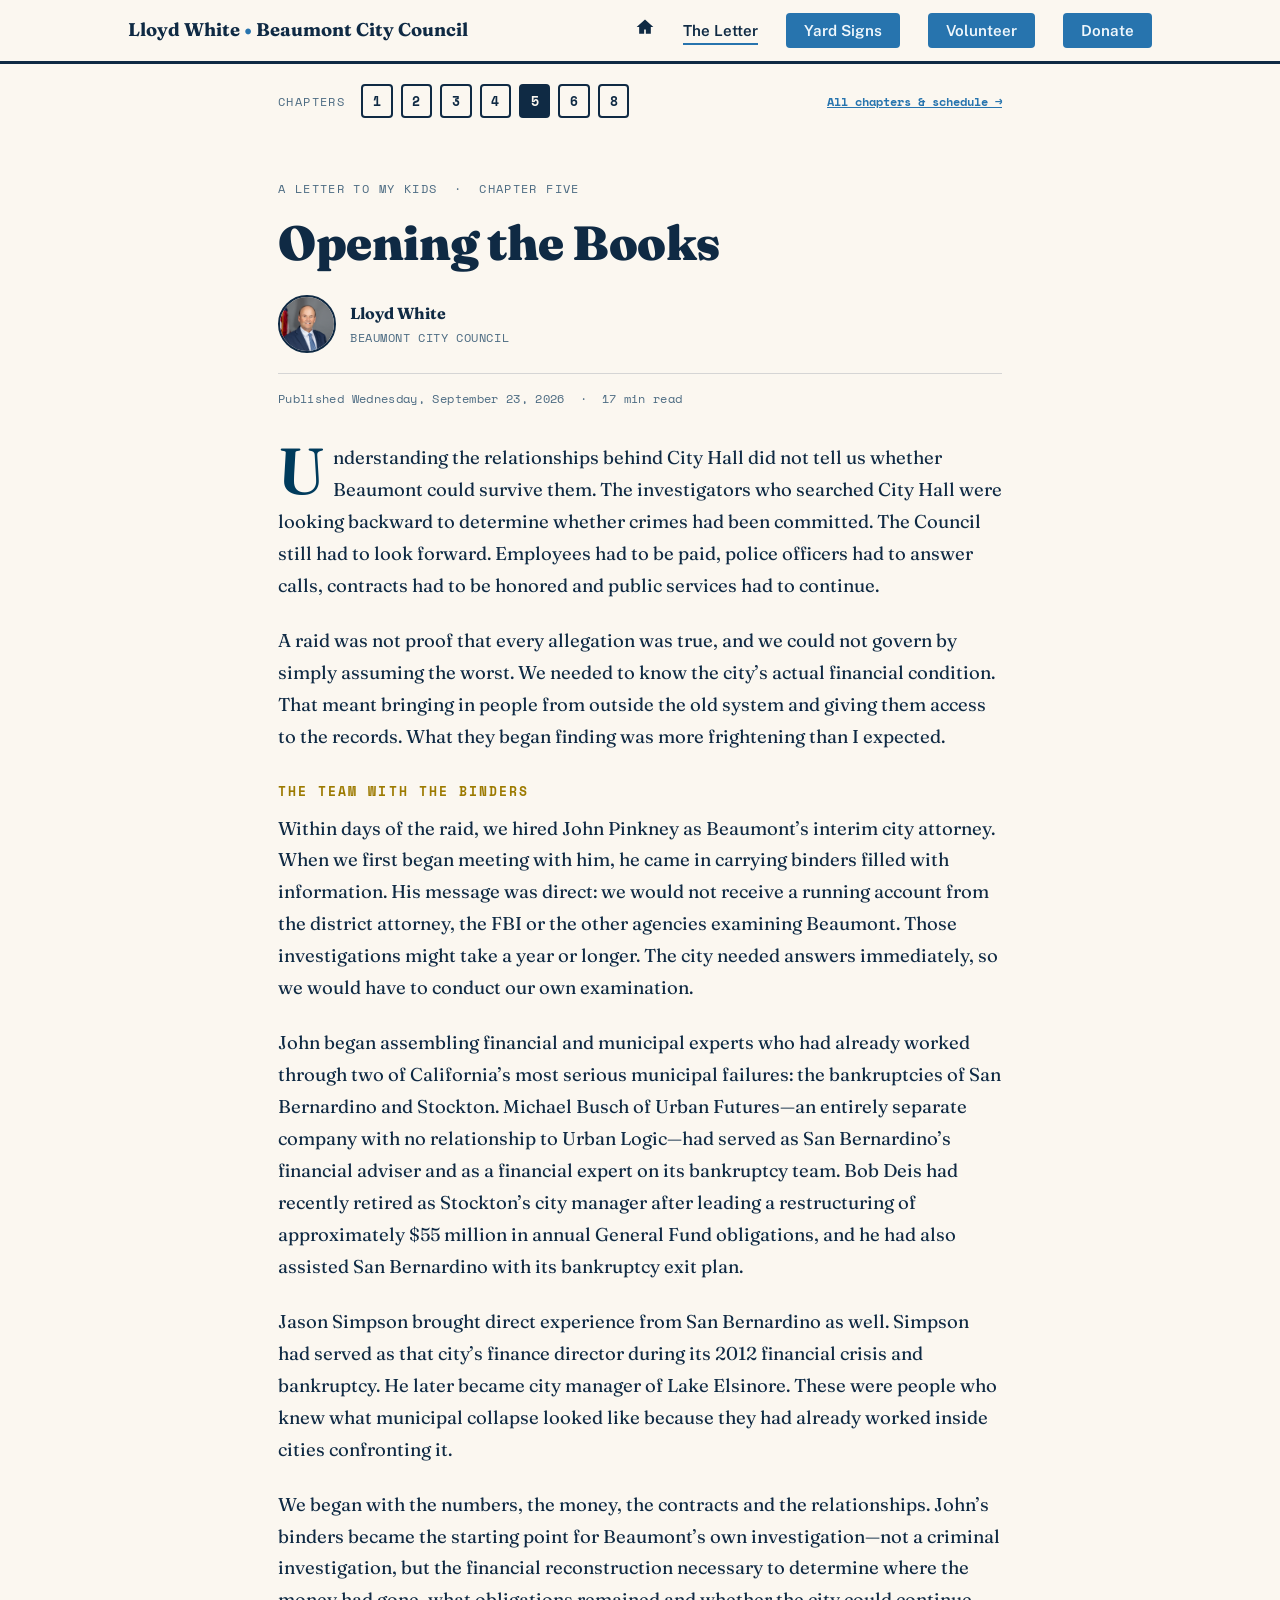
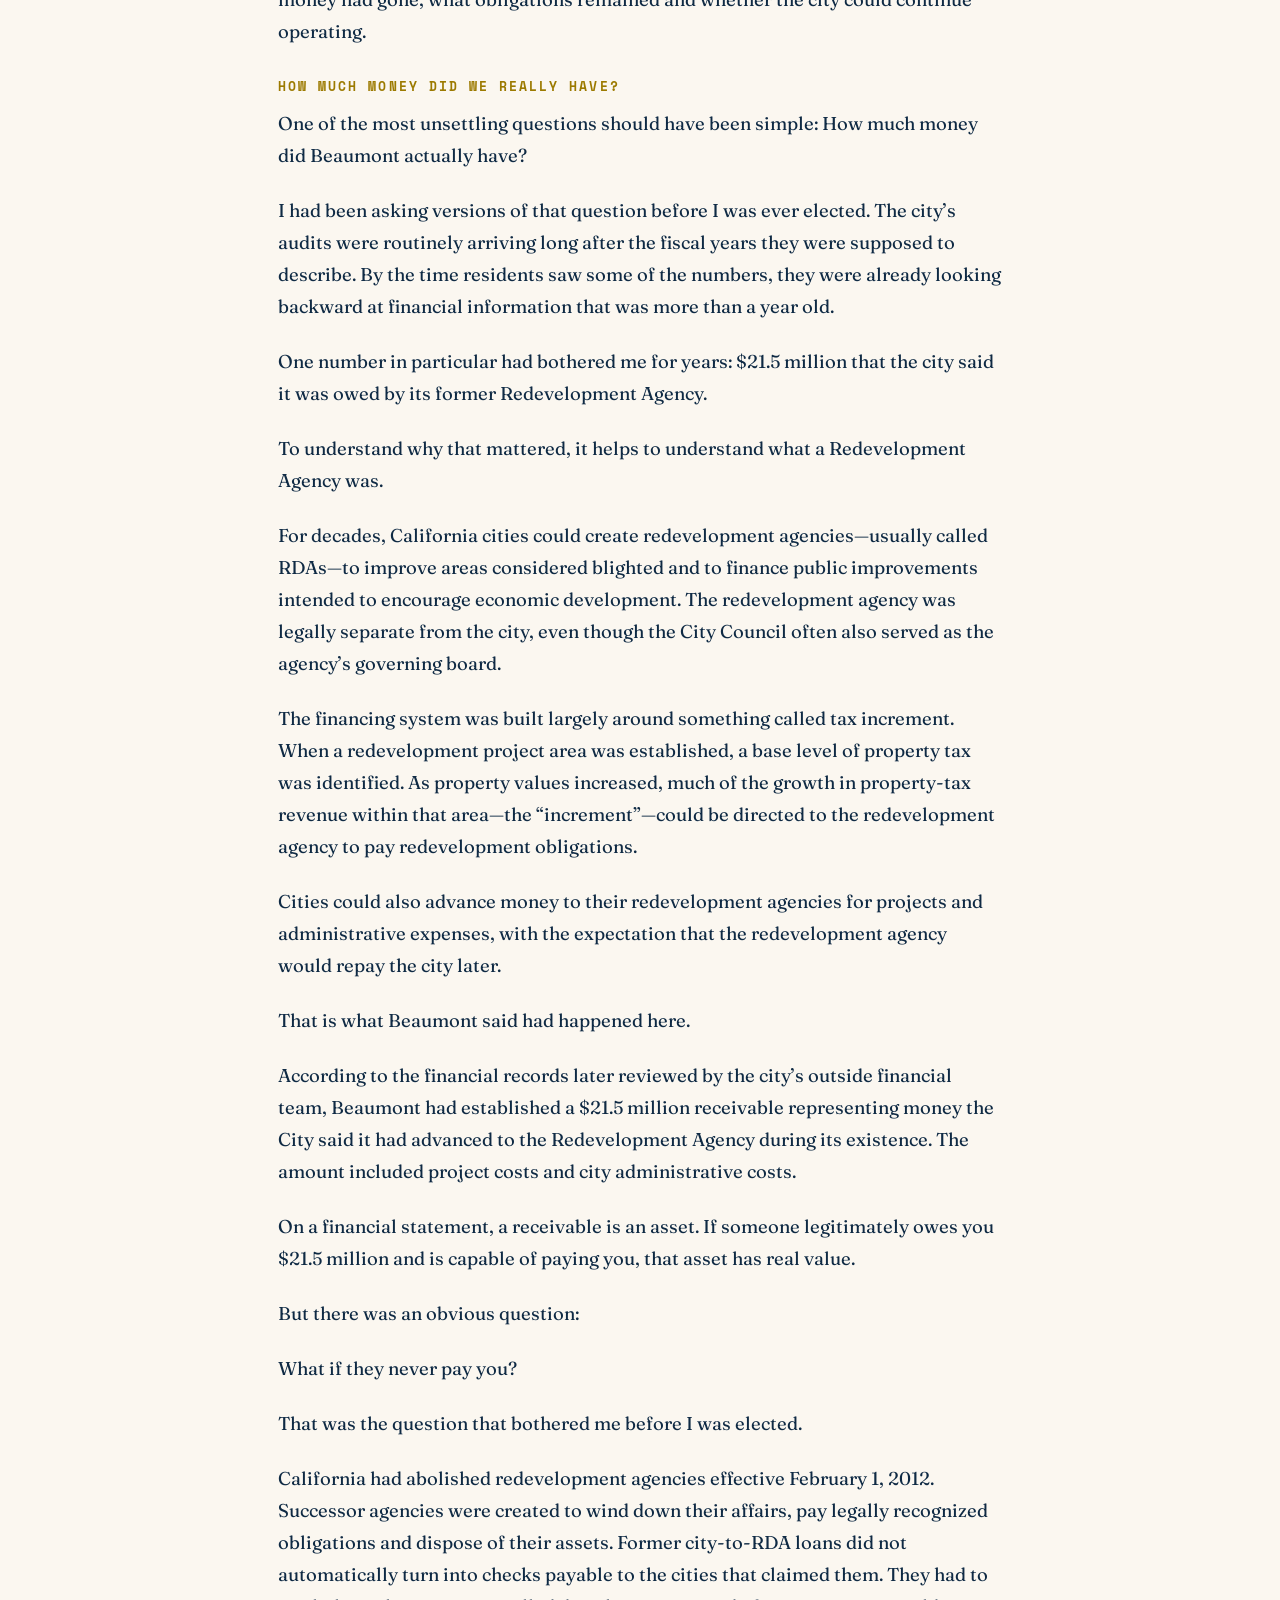
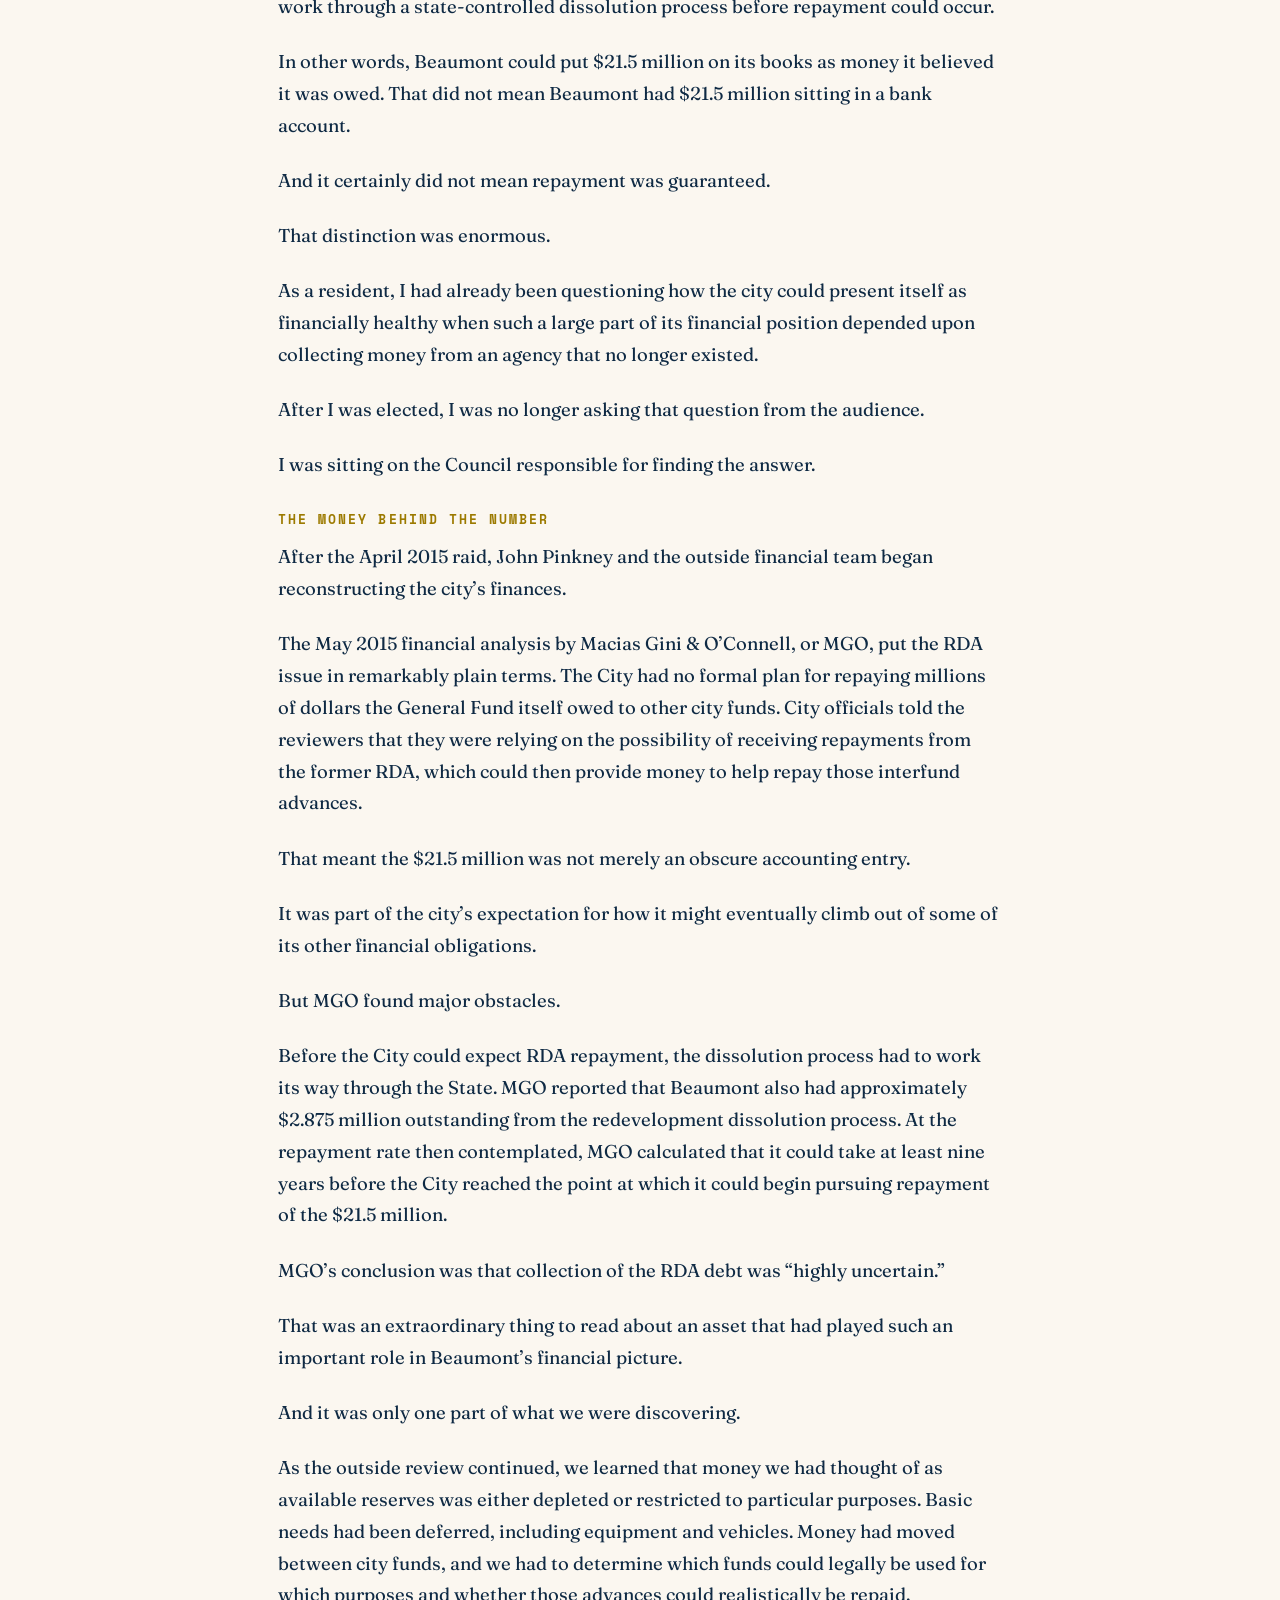
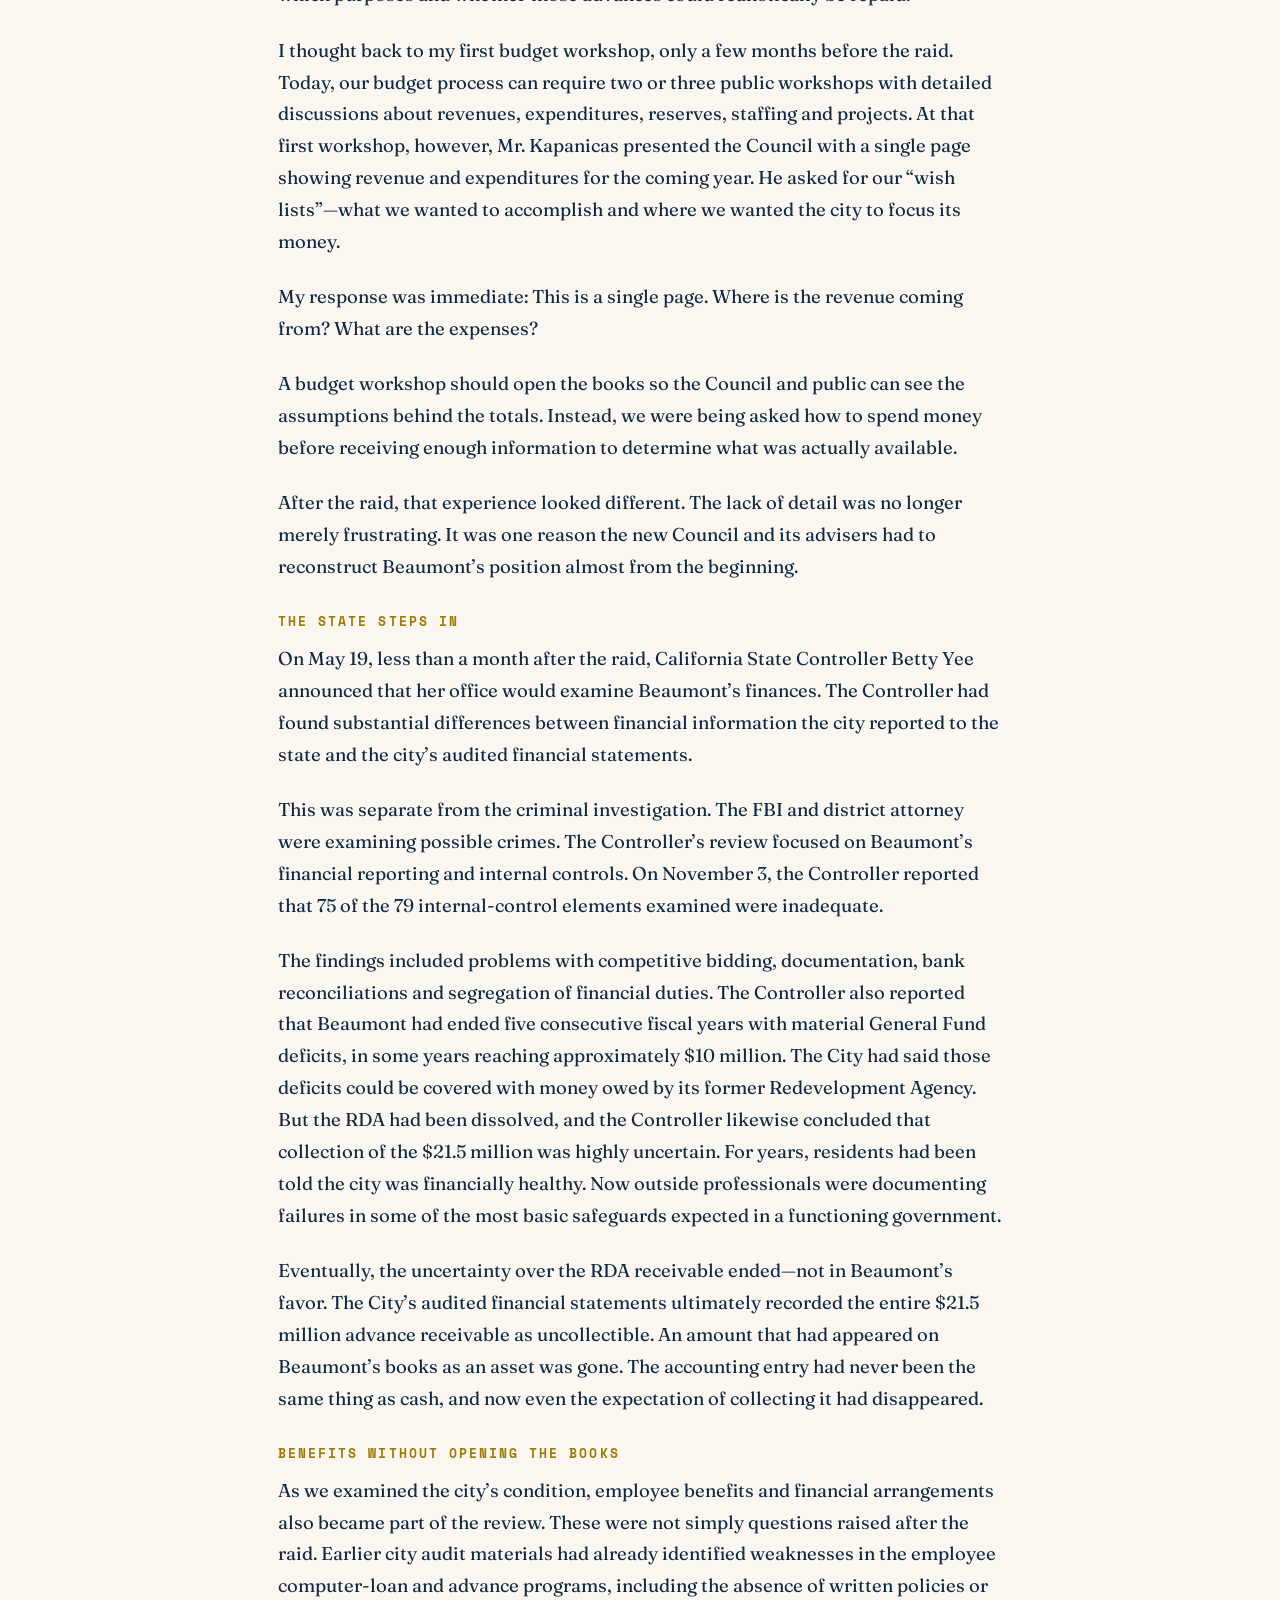
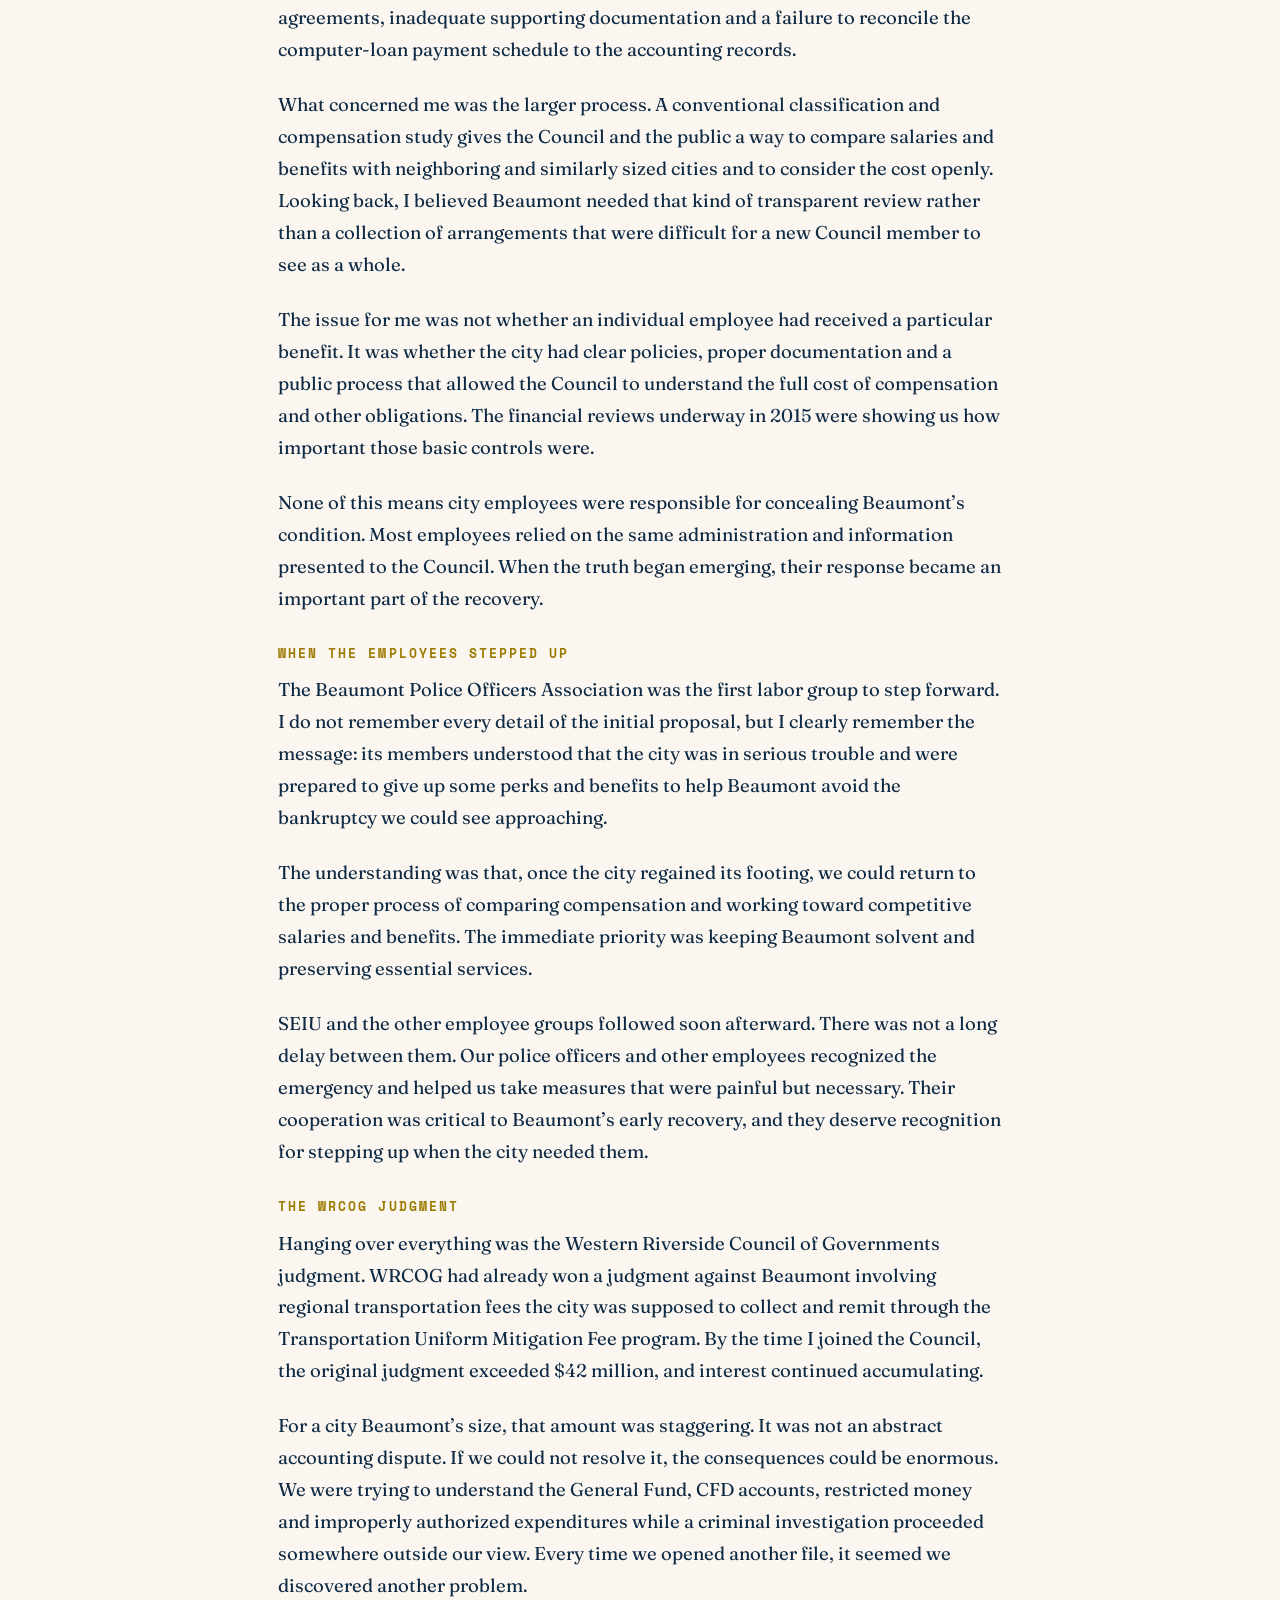
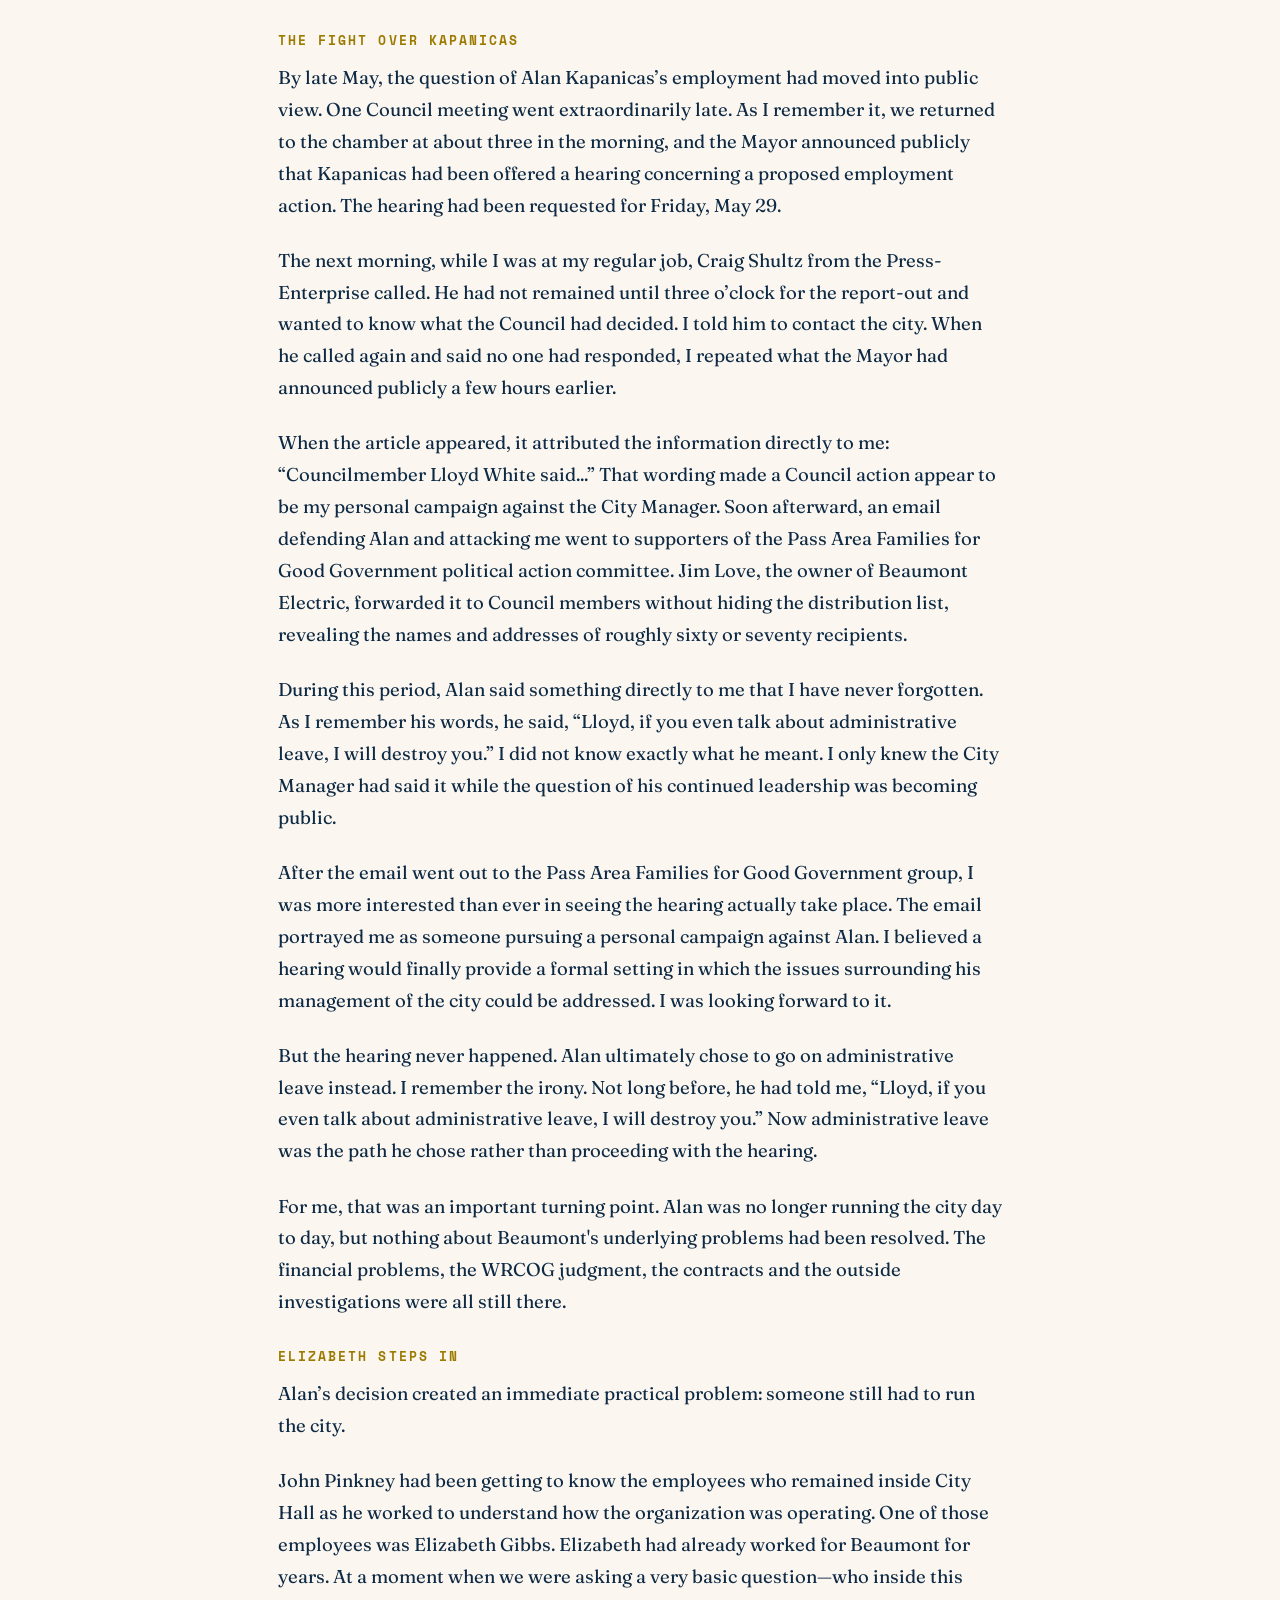
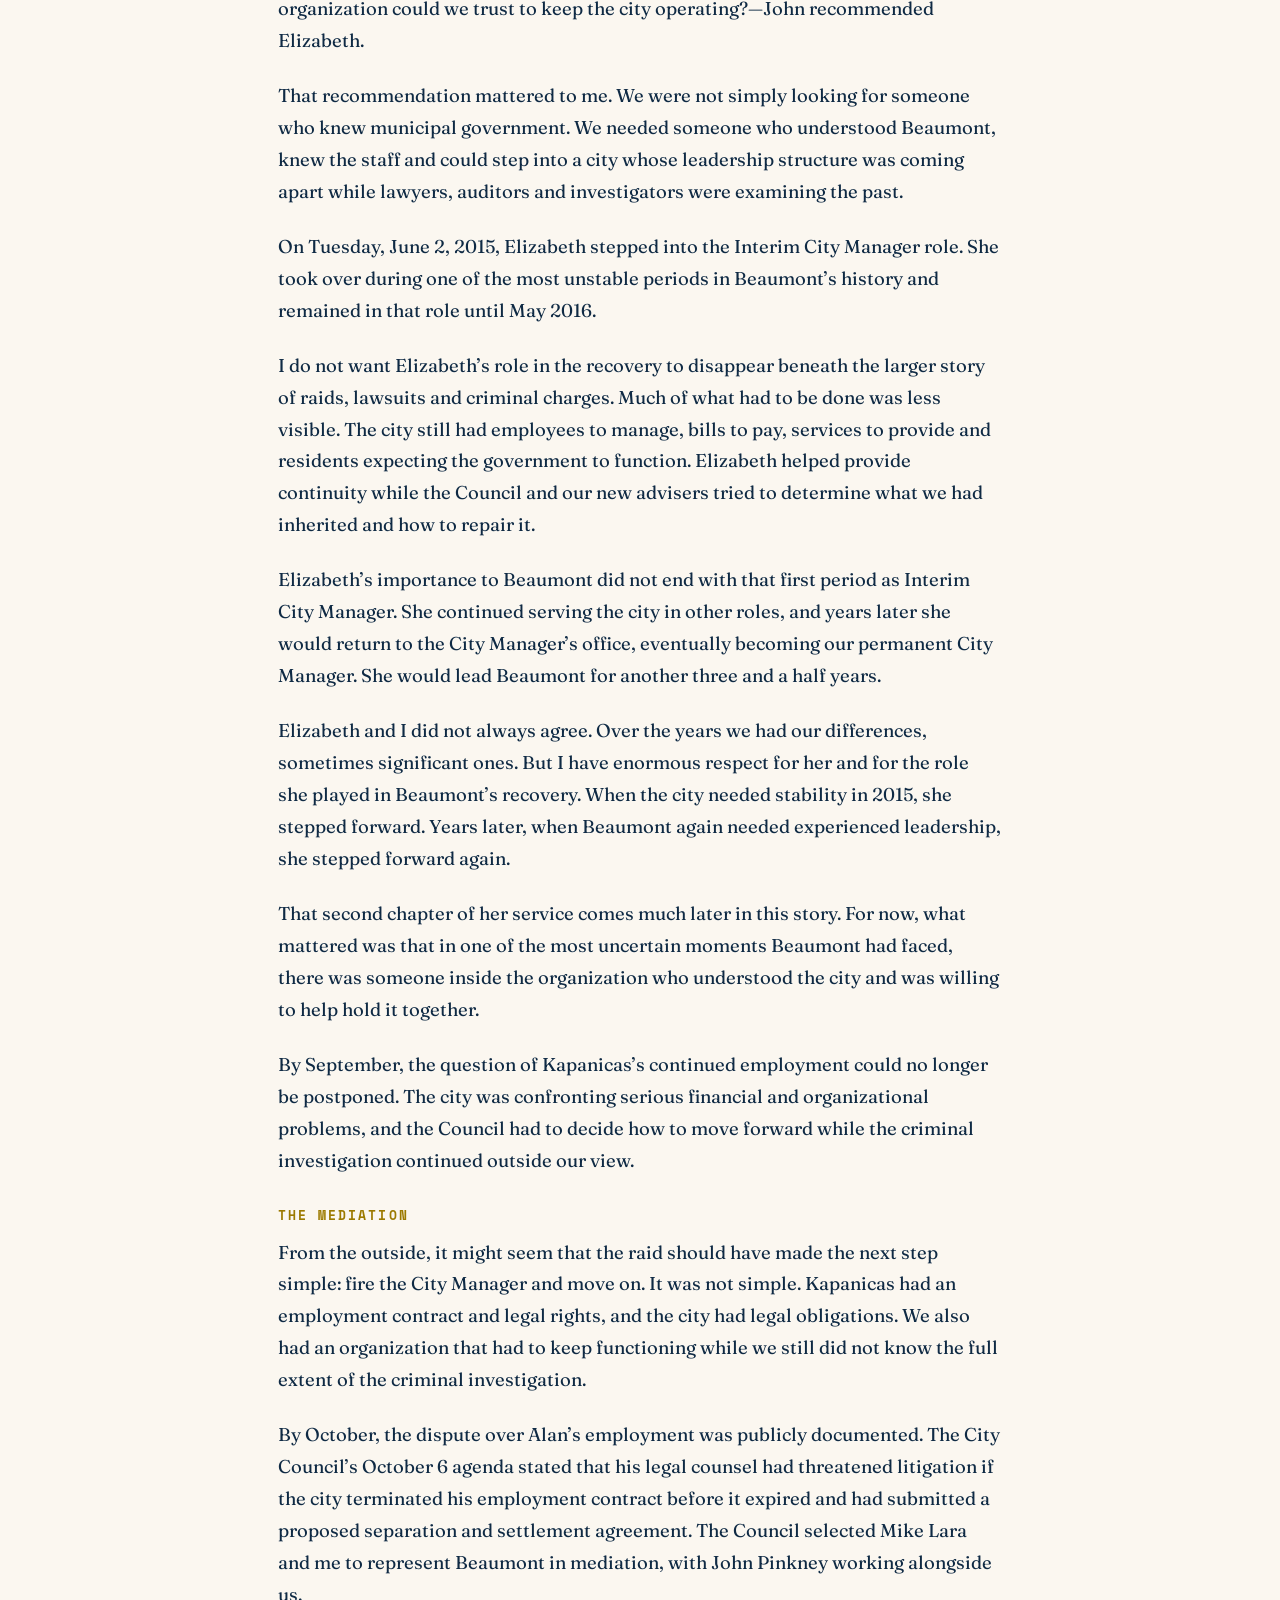
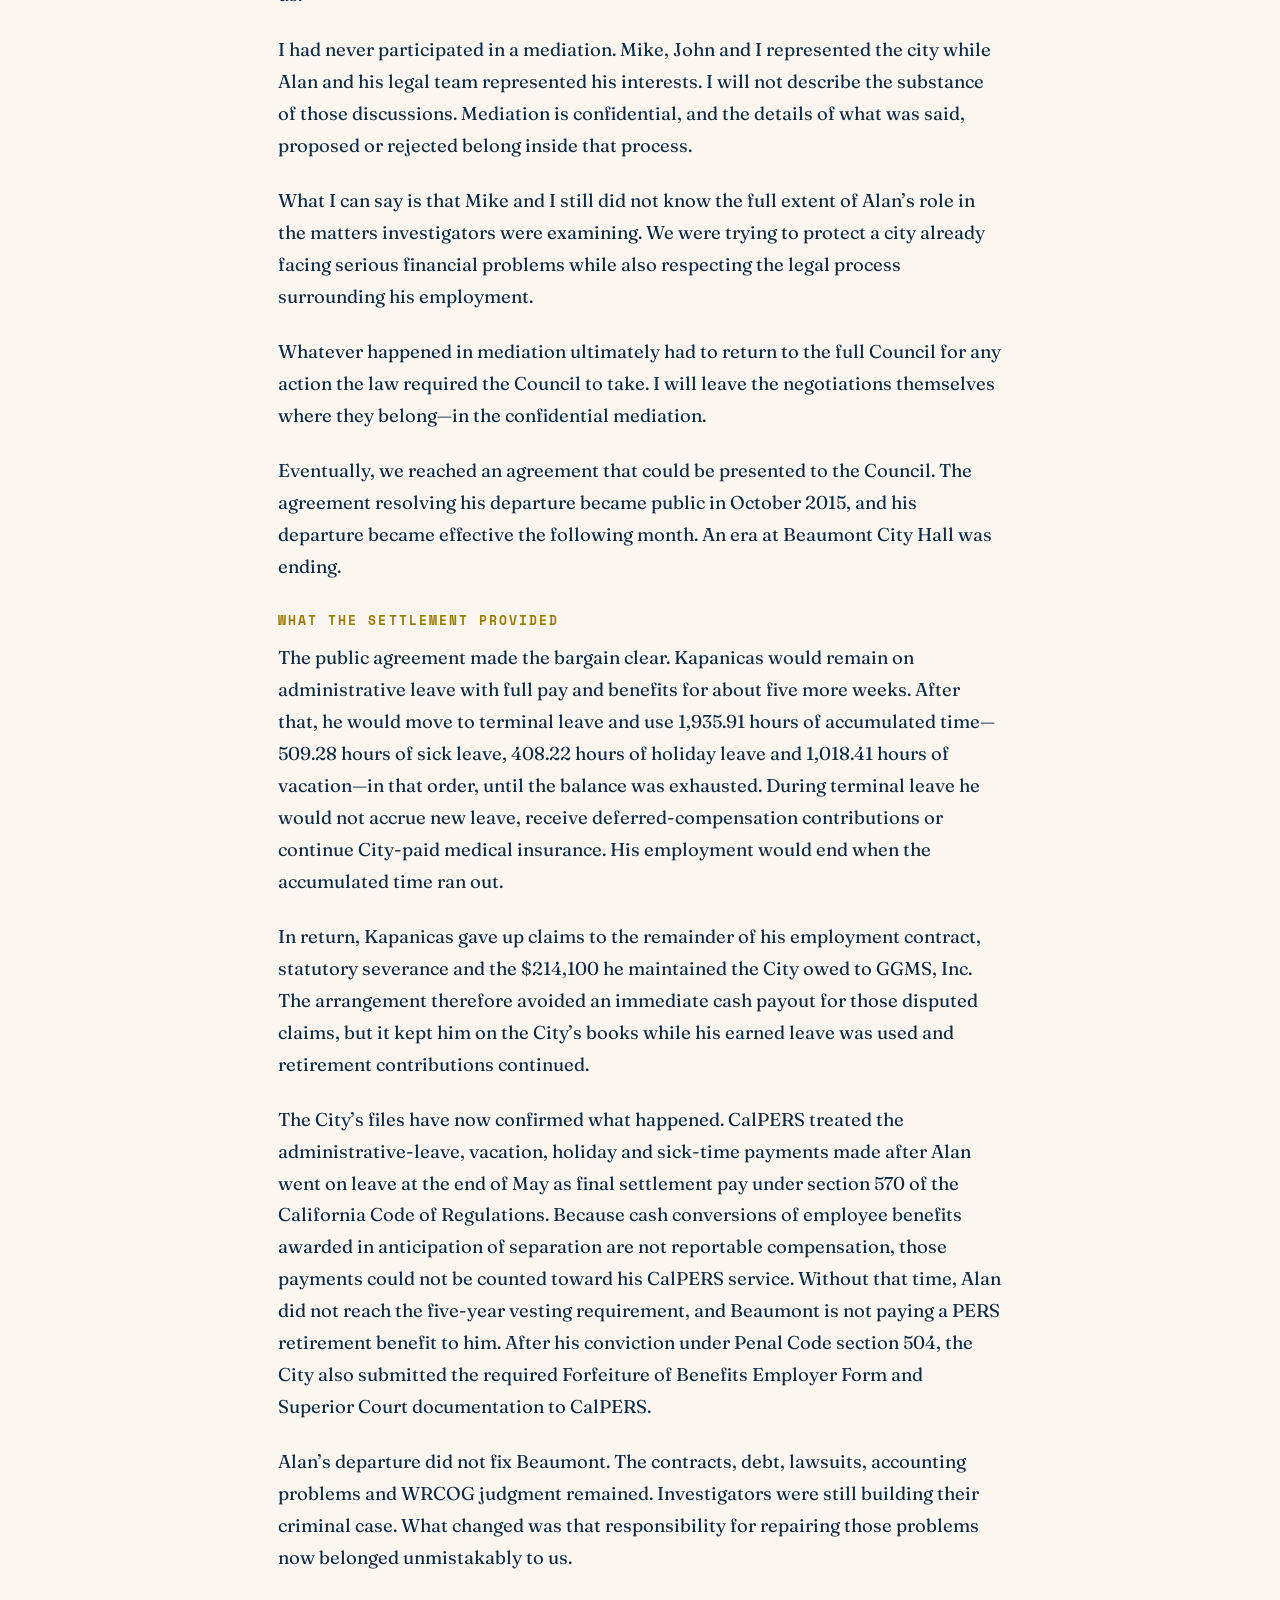
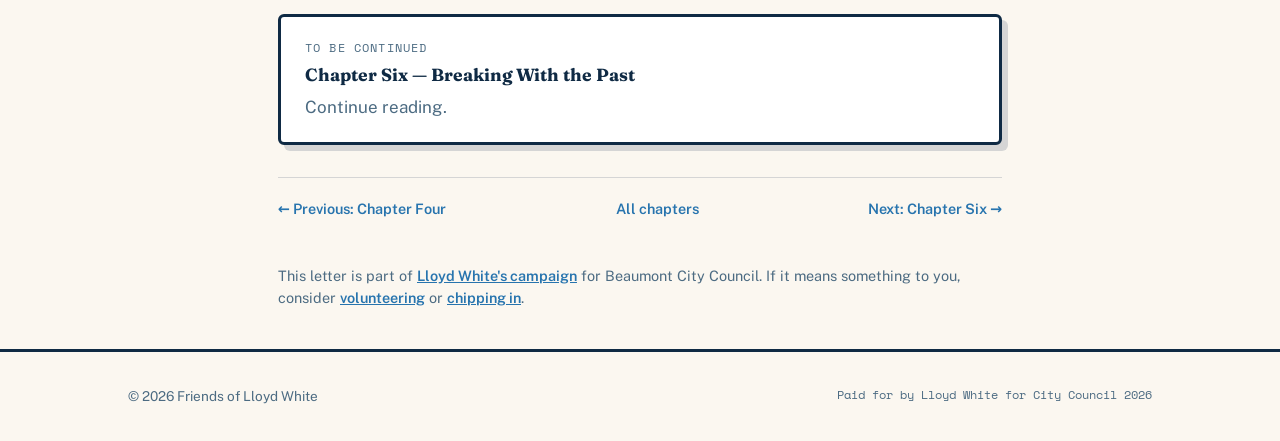
<file: chapter-05.html>
<!DOCTYPE html>
<html lang="en"><head>
<!-- Google tag (gtag.js) -->
<script async src="https://www.googletagmanager.com/gtag/js?id=G-0WGXLLVJK8"></script>
<script>
  window.dataLayer = window.dataLayer || [];
  function gtag(){dataLayer.push(arguments);}
  gtag('js', new Date());
  gtag('config', 'G-0WGXLLVJK8');
</script>
<meta charset="UTF-8"><meta name="viewport" content="width=device-width, initial-scale=1.0">
<title>Chapter Five: Opening the Books — Lloyd White</title>
<meta name="description" content="After the raid, Beaumont opened its financial records and confronted questions about its reserves, debts and future.">
<meta property="og:title" content="Chapter Five: Opening the Books"><meta property="og:description" content="After the raid, Beaumont opened its financial records and confronted questions about its reserves, debts and future."><meta property="og:type" content="article"><meta property="og:image" content="https://lloydwhiteforbeaumont.com/lloyd-white.jpg"><meta property="og:url" content="https://lloydwhiteforbeaumont.com/chapter-05.html"><link rel="canonical" href="https://lloydwhiteforbeaumont.com/chapter-05.html"><link rel="stylesheet" href="style.css"></head>
<body class="reading">
<nav class="site-nav"><div class="wrap"><a href="index.html" class="brand">Lloyd White <strong>&bull;</strong> Beaumont City Council</a><ul class="nav-links"><li><a href="index.html" class="nav-home" aria-label="Home"><svg viewBox="0 0 24 24" width="20" height="20" aria-hidden="true" focusable="false"><path fill="currentColor" d="M12 3 2 12h3v8h6v-5h2v5h6v-8h3z"/></svg></a></li><li><a href="chapter-06.html" class="active">The Letter</a></li><li><a href="index.html#yard-signs" class="btn-donate">Yard Signs</a></li><li><a href="volunteer.html" class="btn-donate">Volunteer</a></li><li><a href="donate.html" class="btn-donate">Donate</a></li></ul></div></nav>
<nav class="chapter-index" aria-label="Chapters in this letter"><span class="chapter-index-label">Chapters</span><ol><li><a href="chapter-01.html">1</a></li><li><a href="chapter-02.html">2</a></li><li><a href="chapter-03.html">3</a></li><li><a href="chapter-04.html">4</a></li><li><a href="chapter-05.html" aria-current="page">5</a></li><li><a href="chapter-06.html">6</a></li><li><a href="chapter-08.html">8</a></li></ol><a class="chapter-index-all" href="story.html">All chapters &amp; schedule &rarr;</a></nav>
<article class="chapter"><div class="chapter-head"><span class="kicker">A Letter to My Kids &nbsp;&middot;&nbsp; Chapter Five</span><h1>Opening the Books</h1><div class="byline"><img class="byline-photo" src="lloyd-white.jpg" alt="Lloyd White"><div><b>Lloyd White</b><span>Beaumont City Council</span></div></div><p class="chapter-dateline">Published Wednesday, September 23, 2026 &nbsp;&middot;&nbsp; 17 min read</p></div>
<div class="chapter-body">
<p>Understanding the relationships behind City Hall did not tell us whether Beaumont could survive them. The investigators who searched City Hall were looking backward to determine whether crimes had been committed. The Council still had to look forward. Employees had to be paid, police officers had to answer calls, contracts had to be honored and public services had to continue.</p>
<p>A raid was not proof that every allegation was true, and we could not govern by simply assuming the worst. We needed to know the city’s actual financial condition. That meant bringing in people from outside the old system and giving them access to the records. What they began finding was more frightening than I expected.</p>
<h2>The Team With the Binders</h2>
<p>Within days of the raid, we hired John Pinkney as Beaumont’s interim city attorney. When we first began meeting with him, he came in carrying binders filled with information. His message was direct: we would not receive a running account from the district attorney, the FBI or the other agencies examining Beaumont. Those investigations might take a year or longer. The city needed answers immediately, so we would have to conduct our own examination.</p>
<p>John began assembling financial and municipal experts who had already worked through two of California’s most serious municipal failures: the bankruptcies of San Bernardino and Stockton. Michael Busch of Urban Futures—an entirely separate company with no relationship to Urban Logic—had served as San Bernardino’s financial adviser and as a financial expert on its bankruptcy team. Bob Deis had recently retired as Stockton’s city manager after leading a restructuring of approximately $55 million in annual General Fund obligations, and he had also assisted San Bernardino with its bankruptcy exit plan.</p>
<p>Jason Simpson brought direct experience from San Bernardino as well. Simpson had served as that city’s finance director during its 2012 financial crisis and bankruptcy. He later became city manager of Lake Elsinore. These were people who knew what municipal collapse looked like because they had already worked inside cities confronting it.</p>
<p>We began with the numbers, the money, the contracts and the relationships. John’s binders became the starting point for Beaumont’s own investigation—not a criminal investigation, but the financial reconstruction necessary to determine where the money had gone, what obligations remained and whether the city could continue operating.</p>
<h2>How Much Money Did We Really Have?</h2>
<p>One of the most unsettling questions should have been simple: How much money did Beaumont actually have?</p>
<p>I had been asking versions of that question before I was ever elected. The city’s audits were routinely arriving long after the fiscal years they were supposed to describe. By the time residents saw some of the numbers, they were already looking backward at financial information that was more than a year old.</p>
<p>One number in particular had bothered me for years: $21.5 million that the city said it was owed by its former Redevelopment Agency.</p>
<p>To understand why that mattered, it helps to understand what a Redevelopment Agency was.</p>
<p>For decades, California cities could create redevelopment agencies—usually called RDAs—to improve areas considered blighted and to finance public improvements intended to encourage economic development. The redevelopment agency was legally separate from the city, even though the City Council often also served as the agency’s governing board.</p>
<p>The financing system was built largely around something called tax increment. When a redevelopment project area was established, a base level of property tax was identified. As property values increased, much of the growth in property-tax revenue within that area—the “increment”—could be directed to the redevelopment agency to pay redevelopment obligations.</p>
<p>Cities could also advance money to their redevelopment agencies for projects and administrative expenses, with the expectation that the redevelopment agency would repay the city later.</p>
<p>That is what Beaumont said had happened here.</p>
<p>According to the financial records later reviewed by the city’s outside financial team, Beaumont had established a $21.5 million receivable representing money the City said it had advanced to the Redevelopment Agency during its existence. The amount included project costs and city administrative costs.</p>
<p>On a financial statement, a receivable is an asset. If someone legitimately owes you $21.5 million and is capable of paying you, that asset has real value.</p>
<p>But there was an obvious question:</p>
<p>What if they never pay you?</p>
<p>That was the question that bothered me before I was elected.</p>
<p>California had abolished redevelopment agencies effective February 1, 2012. Successor agencies were created to wind down their affairs, pay legally recognized obligations and dispose of their assets. Former city-to-RDA loans did not automatically turn into checks payable to the cities that claimed them. They had to work through a state-controlled dissolution process before repayment could occur.</p>
<p>In other words, Beaumont could put $21.5 million on its books as money it believed it was owed. That did not mean Beaumont had $21.5 million sitting in a bank account.</p>
<p>And it certainly did not mean repayment was guaranteed.</p>
<p>That distinction was enormous.</p>
<p>As a resident, I had already been questioning how the city could present itself as financially healthy when such a large part of its financial position depended upon collecting money from an agency that no longer existed.</p>
<p>After I was elected, I was no longer asking that question from the audience.</p>
<p>I was sitting on the Council responsible for finding the answer.</p>
<h2>The Money Behind the Number</h2>
<p>After the April 2015 raid, John Pinkney and the outside financial team began reconstructing the city’s finances.</p>
<p>The May 2015 financial analysis by Macias Gini &amp; O’Connell, or MGO, put the RDA issue in remarkably plain terms. The City had no formal plan for repaying millions of dollars the General Fund itself owed to other city funds. City officials told the reviewers that they were relying on the possibility of receiving repayments from the former RDA, which could then provide money to help repay those interfund advances.</p>
<p>That meant the $21.5 million was not merely an obscure accounting entry.</p>
<p>It was part of the city’s expectation for how it might eventually climb out of some of its other financial obligations.</p>
<p>But MGO found major obstacles.</p>
<p>Before the City could expect RDA repayment, the dissolution process had to work its way through the State. MGO reported that Beaumont also had approximately $2.875 million outstanding from the redevelopment dissolution process. At the repayment rate then contemplated, MGO calculated that it could take at least nine years before the City reached the point at which it could begin pursuing repayment of the $21.5 million.</p>
<p>MGO’s conclusion was that collection of the RDA debt was “highly uncertain.”</p>
<p>That was an extraordinary thing to read about an asset that had played such an important role in Beaumont’s financial picture.</p>
<p>And it was only one part of what we were discovering.</p>
<p>As the outside review continued, we learned that money we had thought of as available reserves was either depleted or restricted to particular purposes. Basic needs had been deferred, including equipment and vehicles. Money had moved between city funds, and we had to determine which funds could legally be used for which purposes and whether those advances could realistically be repaid.</p>
<p>I thought back to my first budget workshop, only a few months before the raid. Today, our budget process can require two or three public workshops with detailed discussions about revenues, expenditures, reserves, staffing and projects. At that first workshop, however, Mr. Kapanicas presented the Council with a single page showing revenue and expenditures for the coming year. He asked for our “wish lists”—what we wanted to accomplish and where we wanted the city to focus its money.</p>
<p>My response was immediate: This is a single page. Where is the revenue coming from? What are the expenses?</p>
<p>A budget workshop should open the books so the Council and public can see the assumptions behind the totals. Instead, we were being asked how to spend money before receiving enough information to determine what was actually available.</p>
<p>After the raid, that experience looked different. The lack of detail was no longer merely frustrating. It was one reason the new Council and its advisers had to reconstruct Beaumont’s position almost from the beginning.</p>
<h2>The State Steps In</h2>
<p>On May 19, less than a month after the raid, California State Controller Betty Yee announced that her office would examine Beaumont’s finances. The Controller had found substantial differences between financial information the city reported to the state and the city’s audited financial statements.</p>
<p>This was separate from the criminal investigation. The FBI and district attorney were examining possible crimes. The Controller’s review focused on Beaumont’s financial reporting and internal controls. On November 3, the Controller reported that 75 of the 79 internal-control elements examined were inadequate.</p>
<p>The findings included problems with competitive bidding, documentation, bank reconciliations and segregation of financial duties. The Controller also reported that Beaumont had ended five consecutive fiscal years with material General Fund deficits, in some years reaching approximately $10 million. The City had said those deficits could be covered with money owed by its former Redevelopment Agency. But the RDA had been dissolved, and the Controller likewise concluded that collection of the $21.5 million was highly uncertain. For years, residents had been told the city was financially healthy. Now outside professionals were documenting failures in some of the most basic safeguards expected in a functioning government.</p>
<p>Eventually, the uncertainty over the RDA receivable ended—not in Beaumont’s favor. The City’s audited financial statements ultimately recorded the entire $21.5 million advance receivable as uncollectible. An amount that had appeared on Beaumont’s books as an asset was gone. The accounting entry had never been the same thing as cash, and now even the expectation of collecting it had disappeared.</p>
<h2>Benefits Without Opening the Books</h2>
<p>As we examined the city’s condition, employee benefits and financial arrangements also became part of the review. These were not simply questions raised after the raid. Earlier city audit materials had already identified weaknesses in the employee computer-loan and advance programs, including the absence of written policies or agreements, inadequate supporting documentation and a failure to reconcile the computer-loan payment schedule to the accounting records.</p>
<p>What concerned me was the larger process. A conventional classification and compensation study gives the Council and the public a way to compare salaries and benefits with neighboring and similarly sized cities and to consider the cost openly. Looking back, I believed Beaumont needed that kind of transparent review rather than a collection of arrangements that were difficult for a new Council member to see as a whole.</p>
<p>The issue for me was not whether an individual employee had received a particular benefit. It was whether the city had clear policies, proper documentation and a public process that allowed the Council to understand the full cost of compensation and other obligations. The financial reviews underway in 2015 were showing us how important those basic controls were.</p>
<p>None of this means city employees were responsible for concealing Beaumont’s condition. Most employees relied on the same administration and information presented to the Council. When the truth began emerging, their response became an important part of the recovery.</p>
<h2>When the Employees Stepped Up</h2>
<p>The Beaumont Police Officers Association was the first labor group to step forward. I do not remember every detail of the initial proposal, but I clearly remember the message: its members understood that the city was in serious trouble and were prepared to give up some perks and benefits to help Beaumont avoid the bankruptcy we could see approaching.</p>
<p>The understanding was that, once the city regained its footing, we could return to the proper process of comparing compensation and working toward competitive salaries and benefits. The immediate priority was keeping Beaumont solvent and preserving essential services.</p>
<p>SEIU and the other employee groups followed soon afterward. There was not a long delay between them. Our police officers and other employees recognized the emergency and helped us take measures that were painful but necessary. Their cooperation was critical to Beaumont’s early recovery, and they deserve recognition for stepping up when the city needed them.</p>
<h2>The WRCOG Judgment</h2>
<p>Hanging over everything was the Western Riverside Council of Governments judgment. WRCOG had already won a judgment against Beaumont involving regional transportation fees the city was supposed to collect and remit through the Transportation Uniform Mitigation Fee program. By the time I joined the Council, the original judgment exceeded $42 million, and interest continued accumulating.</p>
<p>For a city Beaumont’s size, that amount was staggering. It was not an abstract accounting dispute. If we could not resolve it, the consequences could be enormous. We were trying to understand the General Fund, CFD accounts, restricted money and improperly authorized expenditures while a criminal investigation proceeded somewhere outside our view. Every time we opened another file, it seemed we discovered another problem.</p>
<h2>The Fight Over Kapanicas</h2>
<p>By late May, the question of Alan Kapanicas’s employment had moved into public view. One Council meeting went extraordinarily late. As I remember it, we returned to the chamber at about three in the morning, and the Mayor announced publicly that Kapanicas had been offered a hearing concerning a proposed employment action. The hearing had been requested for Friday, May 29.</p>
<p>The next morning, while I was at my regular job, Craig Shultz from the Press-Enterprise called. He had not remained until three o’clock for the report-out and wanted to know what the Council had decided. I told him to contact the city. When he called again and said no one had responded, I repeated what the Mayor had announced publicly a few hours earlier.</p>
<p>When the article appeared, it attributed the information directly to me: “Councilmember Lloyd White said...” That wording made a Council action appear to be my personal campaign against the City Manager. Soon afterward, an email defending Alan and attacking me went to supporters of the Pass Area Families for Good Government political action committee. Jim Love, the owner of Beaumont Electric, forwarded it to Council members without hiding the distribution list, revealing the names and addresses of roughly sixty or seventy recipients.</p>
<p>During this period, Alan said something directly to me that I have never forgotten. As I remember his words, he said, “Lloyd, if you even talk about administrative leave, I will destroy you.” I did not know exactly what he meant. I only knew the City Manager had said it while the question of his continued leadership was becoming public.</p>
<p>After the email went out to the Pass Area Families for Good Government group, I was more interested than ever in seeing the hearing actually take place. The email portrayed me as someone pursuing a personal campaign against Alan. I believed a hearing would finally provide a formal setting in which the issues surrounding his management of the city could be addressed. I was looking forward to it.</p>
<p>But the hearing never happened. Alan ultimately chose to go on administrative leave instead. I remember the irony. Not long before, he had told me, “Lloyd, if you even talk about administrative leave, I will destroy you.” Now administrative leave was the path he chose rather than proceeding with the hearing.</p>
<p>For me, that was an important turning point. Alan was no longer running the city day to day, but nothing about Beaumont's underlying problems had been resolved. The financial problems, the WRCOG judgment, the contracts and the outside investigations were all still there.</p>
<h2>Elizabeth Steps In</h2>
<p>Alan’s decision created an immediate practical problem: someone still had to run the city.</p>
<p>John Pinkney had been getting to know the employees who remained inside City Hall as he worked to understand how the organization was operating. One of those employees was Elizabeth Gibbs. Elizabeth had already worked for Beaumont for years. At a moment when we were asking a very basic question—who inside this organization could we trust to keep the city operating?—John recommended Elizabeth.</p>
<p>That recommendation mattered to me. We were not simply looking for someone who knew municipal government. We needed someone who understood Beaumont, knew the staff and could step into a city whose leadership structure was coming apart while lawyers, auditors and investigators were examining the past.</p>
<p>On Tuesday, June 2, 2015, Elizabeth stepped into the Interim City Manager role. She took over during one of the most unstable periods in Beaumont’s history and remained in that role until May 2016.</p>
<p>I do not want Elizabeth’s role in the recovery to disappear beneath the larger story of raids, lawsuits and criminal charges. Much of what had to be done was less visible. The city still had employees to manage, bills to pay, services to provide and residents expecting the government to function. Elizabeth helped provide continuity while the Council and our new advisers tried to determine what we had inherited and how to repair it.</p>
<p>Elizabeth’s importance to Beaumont did not end with that first period as Interim City Manager. She continued serving the city in other roles, and years later she would return to the City Manager’s office, eventually becoming our permanent City Manager. She would lead Beaumont for another three and a half years.</p>
<p>Elizabeth and I did not always agree. Over the years we had our differences, sometimes significant ones. But I have enormous respect for her and for the role she played in Beaumont’s recovery. When the city needed stability in 2015, she stepped forward. Years later, when Beaumont again needed experienced leadership, she stepped forward again.</p>
<p>That second chapter of her service comes much later in this story. For now, what mattered was that in one of the most uncertain moments Beaumont had faced, there was someone inside the organization who understood the city and was willing to help hold it together.</p>
<p>By September, the question of Kapanicas’s continued employment could no longer be postponed. The city was confronting serious financial and organizational problems, and the Council had to decide how to move forward while the criminal investigation continued outside our view.</p>
<h2>The Mediation</h2>
<p>From the outside, it might seem that the raid should have made the next step simple: fire the City Manager and move on. It was not simple. Kapanicas had an employment contract and legal rights, and the city had legal obligations. We also had an organization that had to keep functioning while we still did not know the full extent of the criminal investigation.</p>
<p>By October, the dispute over Alan’s employment was publicly documented. The City Council’s October 6 agenda stated that his legal counsel had threatened litigation if the city terminated his employment contract before it expired and had submitted a proposed separation and settlement agreement. The Council selected Mike Lara and me to represent Beaumont in mediation, with John Pinkney working alongside us.</p>
<p>I had never participated in a mediation. Mike, John and I represented the city while Alan and his legal team represented his interests. I will not describe the substance of those discussions. Mediation is confidential, and the details of what was said, proposed or rejected belong inside that process.</p>
<p>What I can say is that Mike and I still did not know the full extent of Alan’s role in the matters investigators were examining. We were trying to protect a city already facing serious financial problems while also respecting the legal process surrounding his employment.</p>
<p>Whatever happened in mediation ultimately had to return to the full Council for any action the law required the Council to take. I will leave the negotiations themselves where they belong—in the confidential mediation.</p>
<p>Eventually, we reached an agreement that could be presented to the Council. The agreement resolving his departure became public in October 2015, and his departure became effective the following month. An era at Beaumont City Hall was ending.</p>
<h2>What the Settlement Provided</h2>
<p>The public agreement made the bargain clear. Kapanicas would remain on administrative leave with full pay and benefits for about five more weeks. After that, he would move to terminal leave and use 1,935.91 hours of accumulated time—509.28 hours of sick leave, 408.22 hours of holiday leave and 1,018.41 hours of vacation—in that order, until the balance was exhausted. During terminal leave he would not accrue new leave, receive deferred-compensation contributions or continue City-paid medical insurance. His employment would end when the accumulated time ran out.</p>
<p>In return, Kapanicas gave up claims to the remainder of his employment contract, statutory severance and the $214,100 he maintained the City owed to GGMS, Inc. The arrangement therefore avoided an immediate cash payout for those disputed claims, but it kept him on the City’s books while his earned leave was used and retirement contributions continued.</p>
<p>The City’s files have now confirmed what happened. CalPERS treated the administrative-leave, vacation, holiday and sick-time payments made after Alan went on leave at the end of May as final settlement pay under section 570 of the California Code of Regulations. Because cash conversions of employee benefits awarded in anticipation of separation are not reportable compensation, those payments could not be counted toward his CalPERS service. Without that time, Alan did not reach the five-year vesting requirement, and Beaumont is not paying a PERS retirement benefit to him. After his conviction under Penal Code section 504, the City also submitted the required Forfeiture of Benefits Employer Form and Superior Court documentation to CalPERS.</p>
<p>Alan’s departure did not fix Beaumont. The contracts, debt, lawsuits, accounting problems and WRCOG judgment remained. Investigators were still building their criminal case. What changed was that responsibility for repairing those problems now belonged unmistakably to us.</p>
</div>
<div class="chapter-continue"><span class="kicker">To be continued</span><strong>Chapter Six &mdash; Breaking With the Past</strong><p style="margin:6px 0 0; color:var(--slate);">Continue reading.</p></div>
<nav class="chapter-nav"><a href="chapter-04.html">&larr; Previous: Chapter Four</a><a href="story.html">All chapters</a><a href="chapter-06.html">Next: Chapter Six &rarr;</a></nav></article>
<p class="chapter-campaign-note">This letter is part of <a href="index.html">Lloyd White&#39;s campaign</a> for Beaumont City Council. If it means something to you, consider <a href="volunteer.html">volunteering</a> or <a href="donate.html">chipping in</a>.</p>
<footer><div class="wrap"><span>&copy; 2026 Friends of Lloyd White</span><span class="disclaimer">Paid for by Lloyd White for City Council 2026</span></div></footer></body></html>
</file>
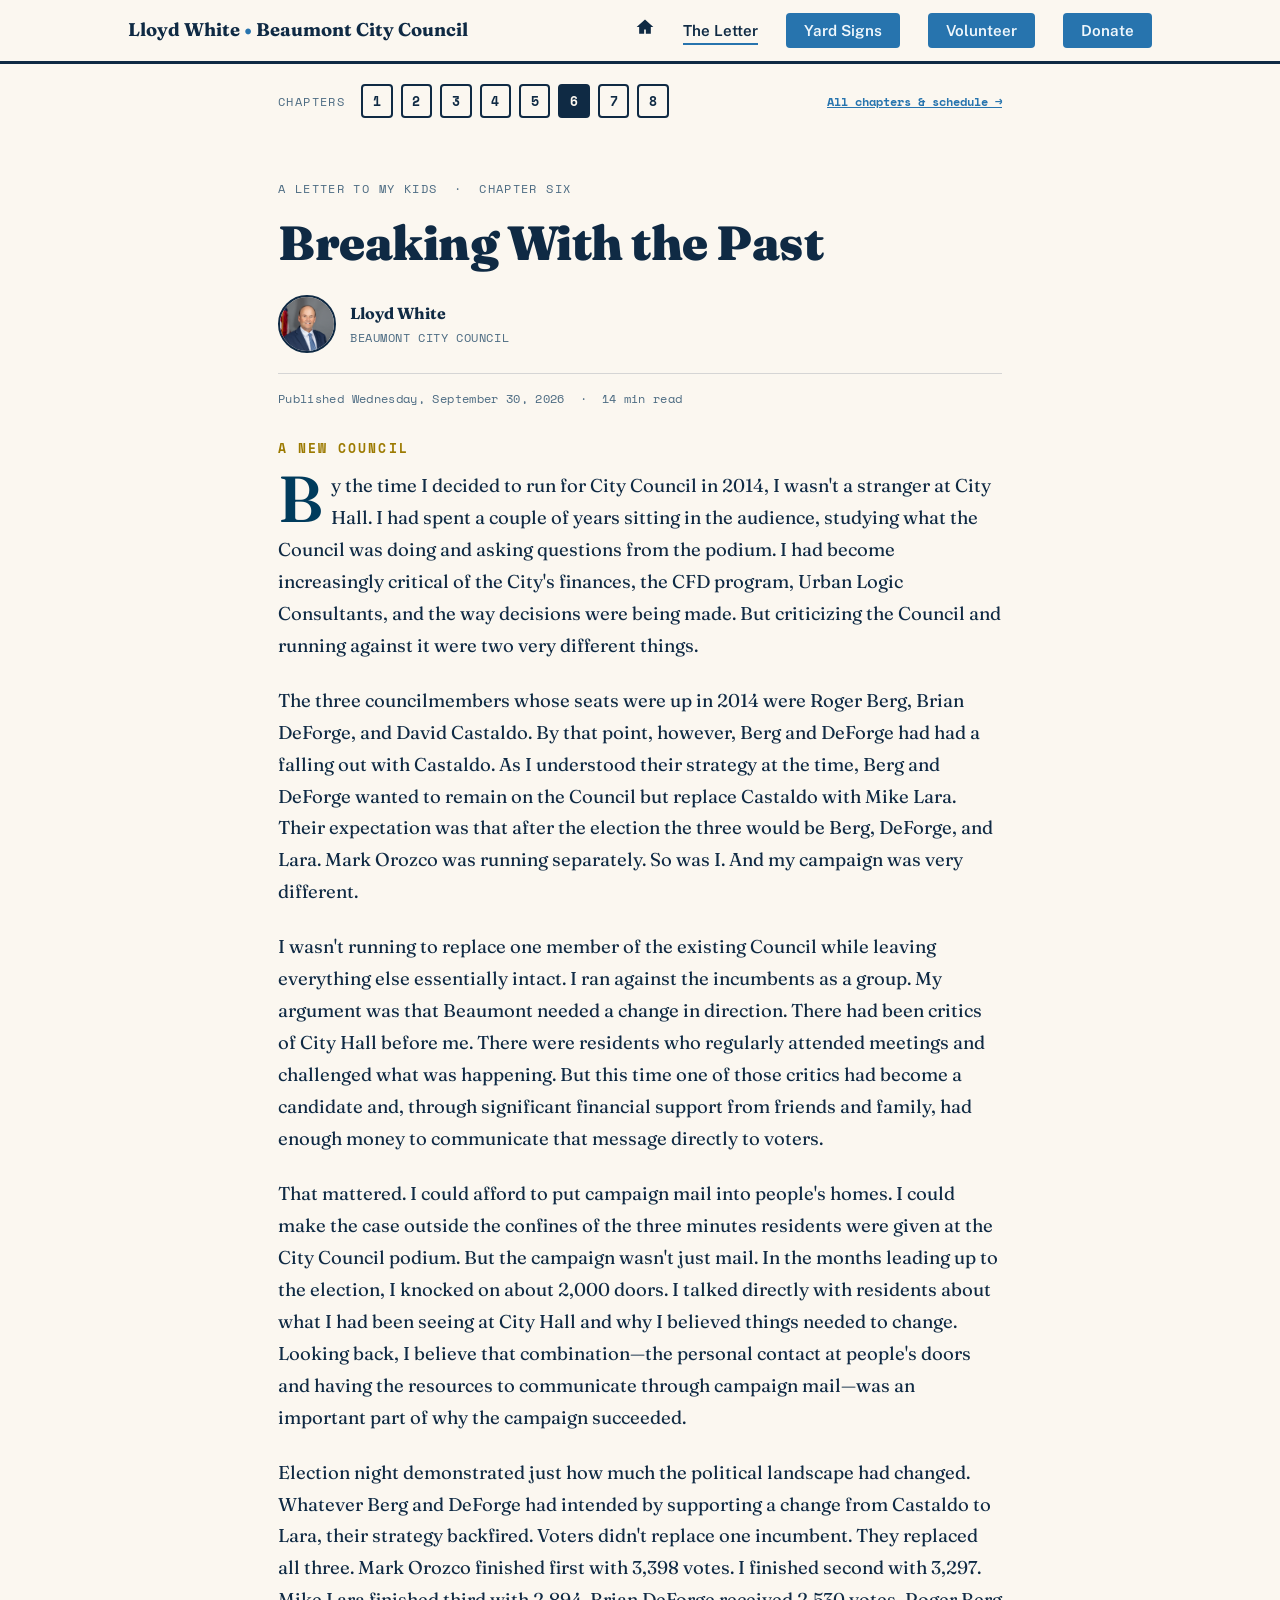
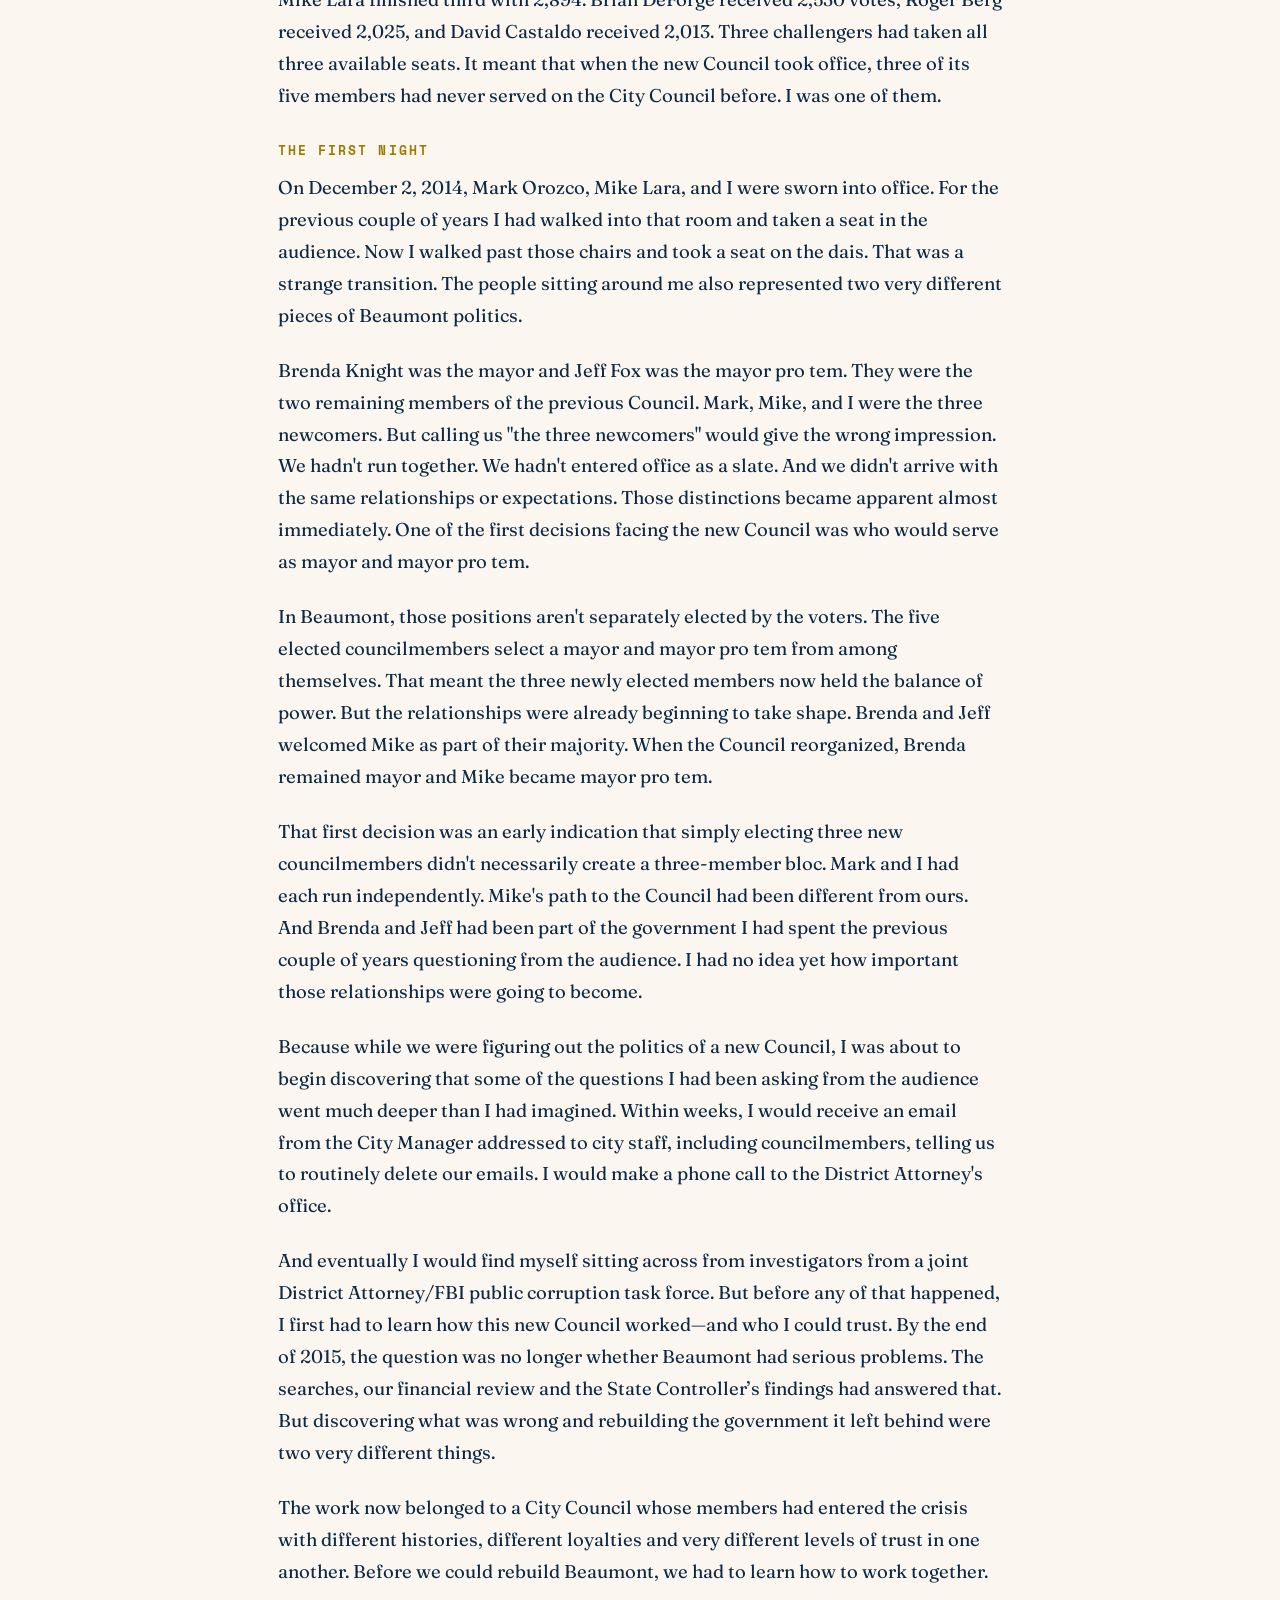
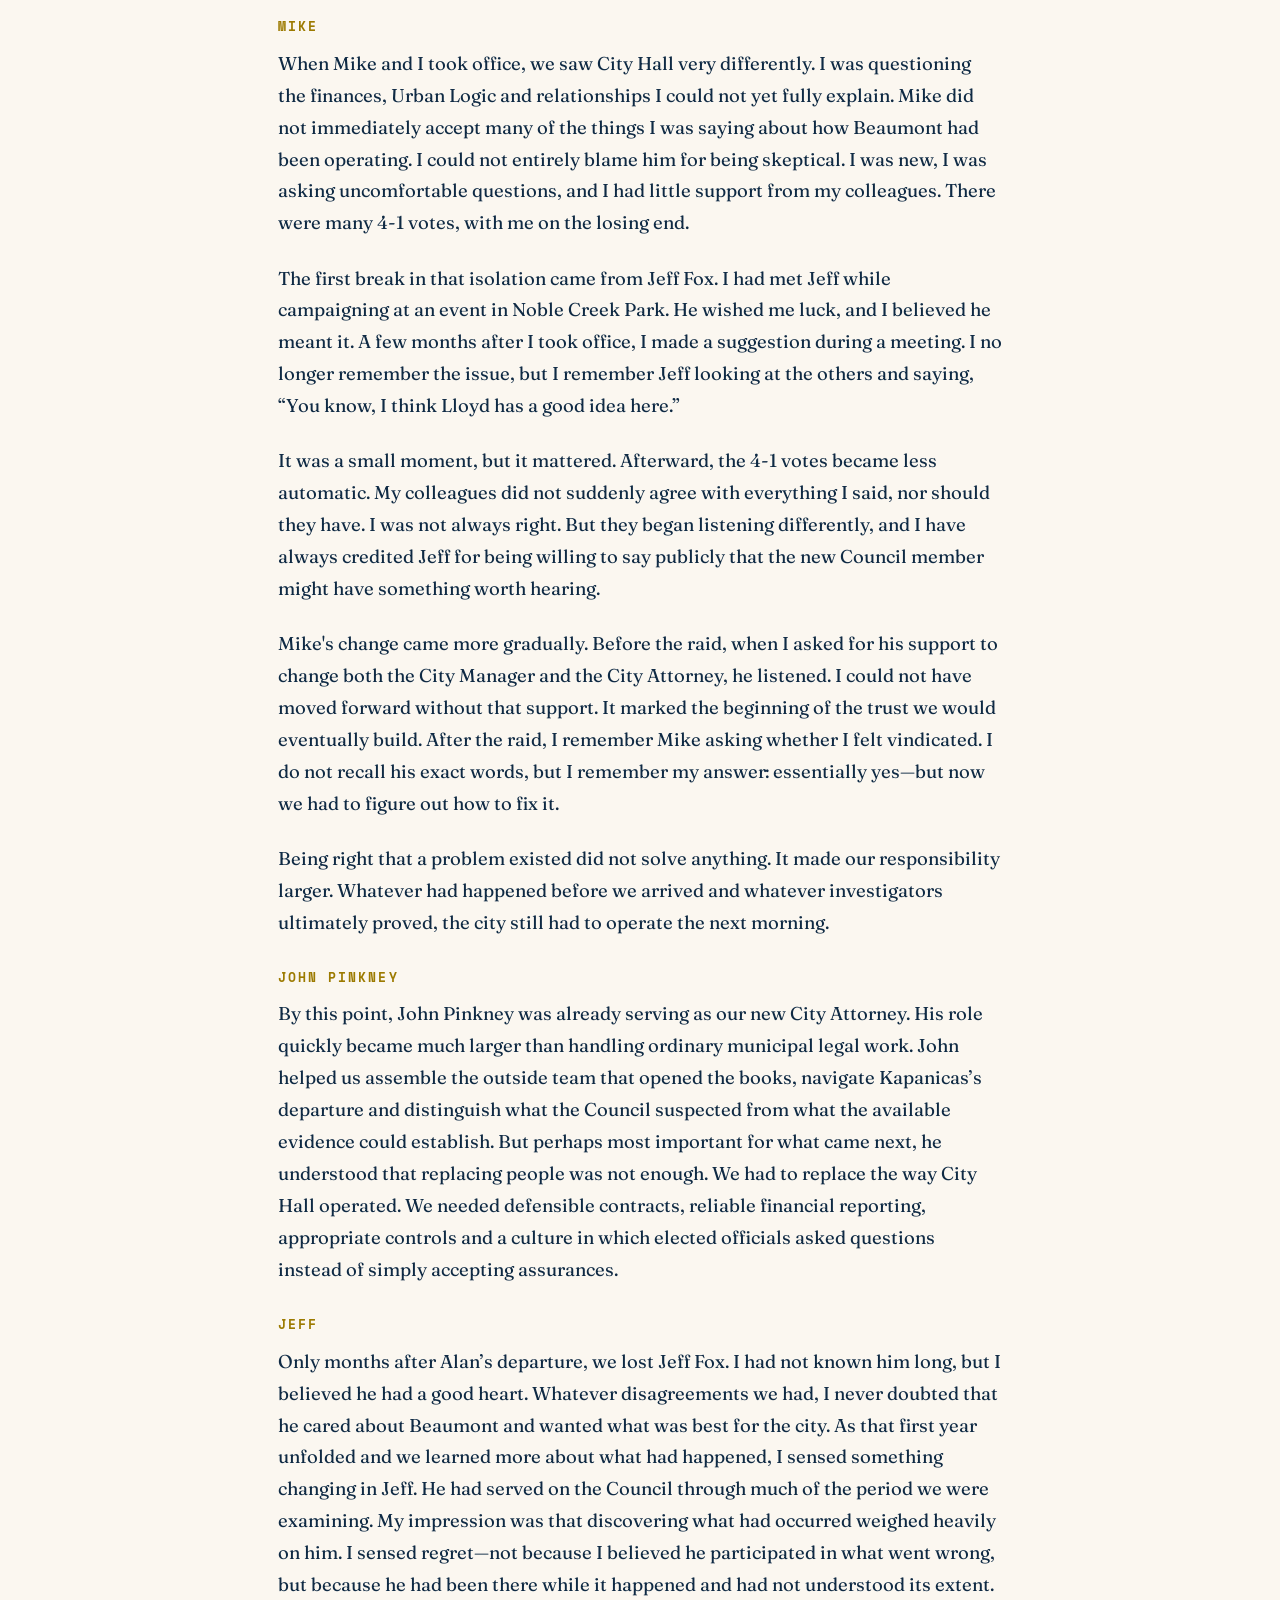
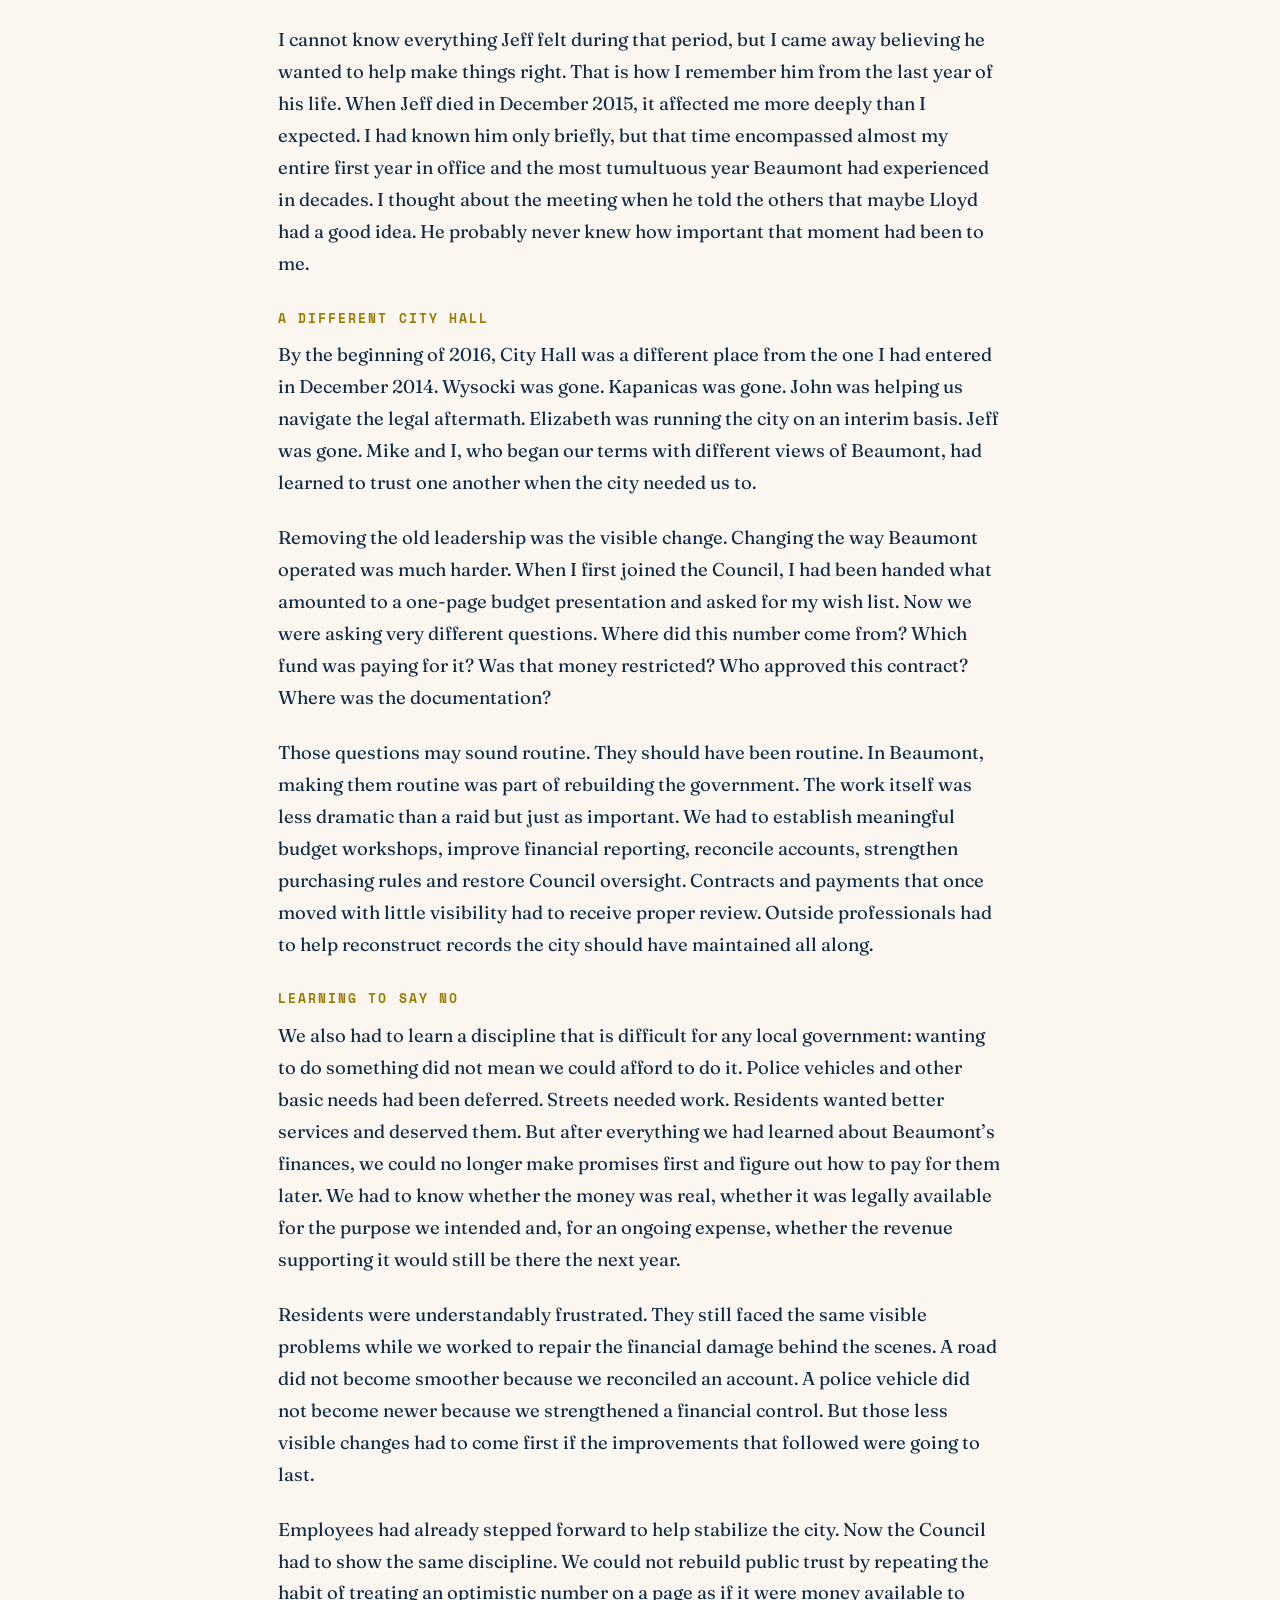
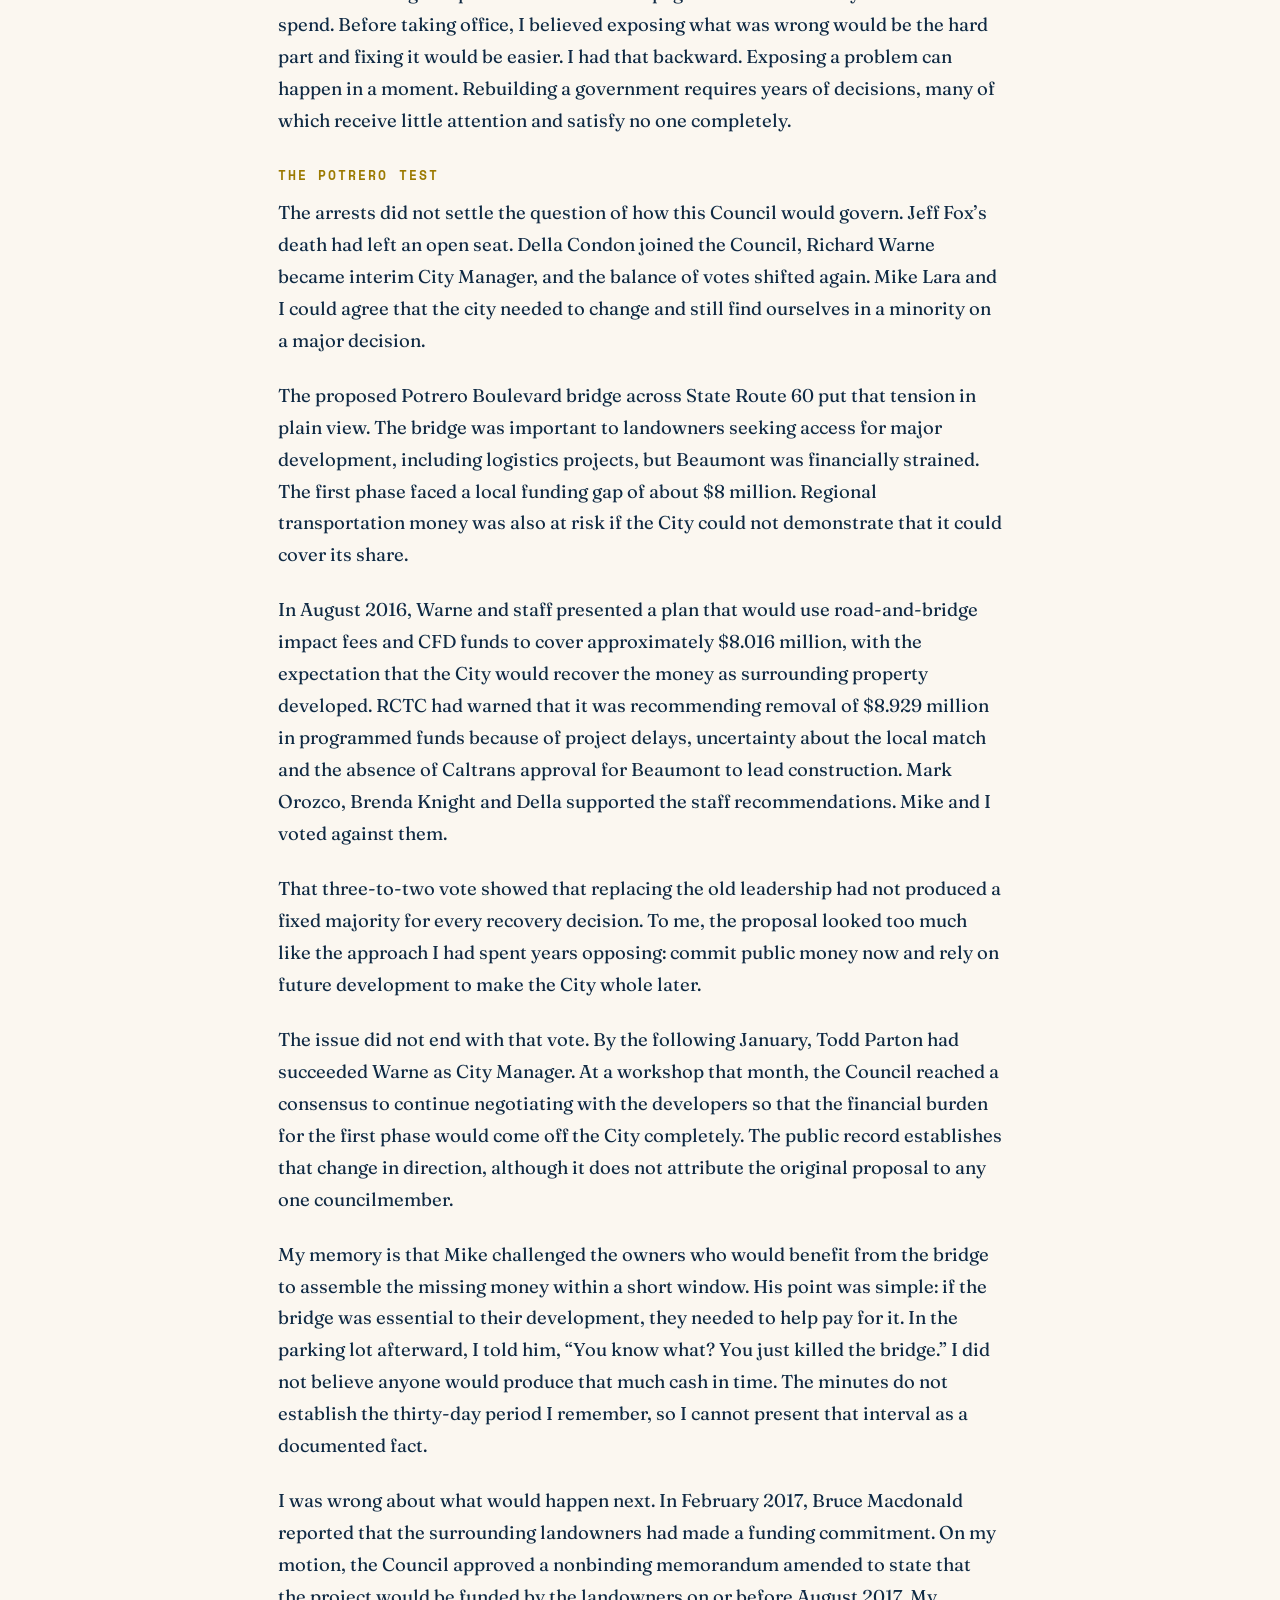
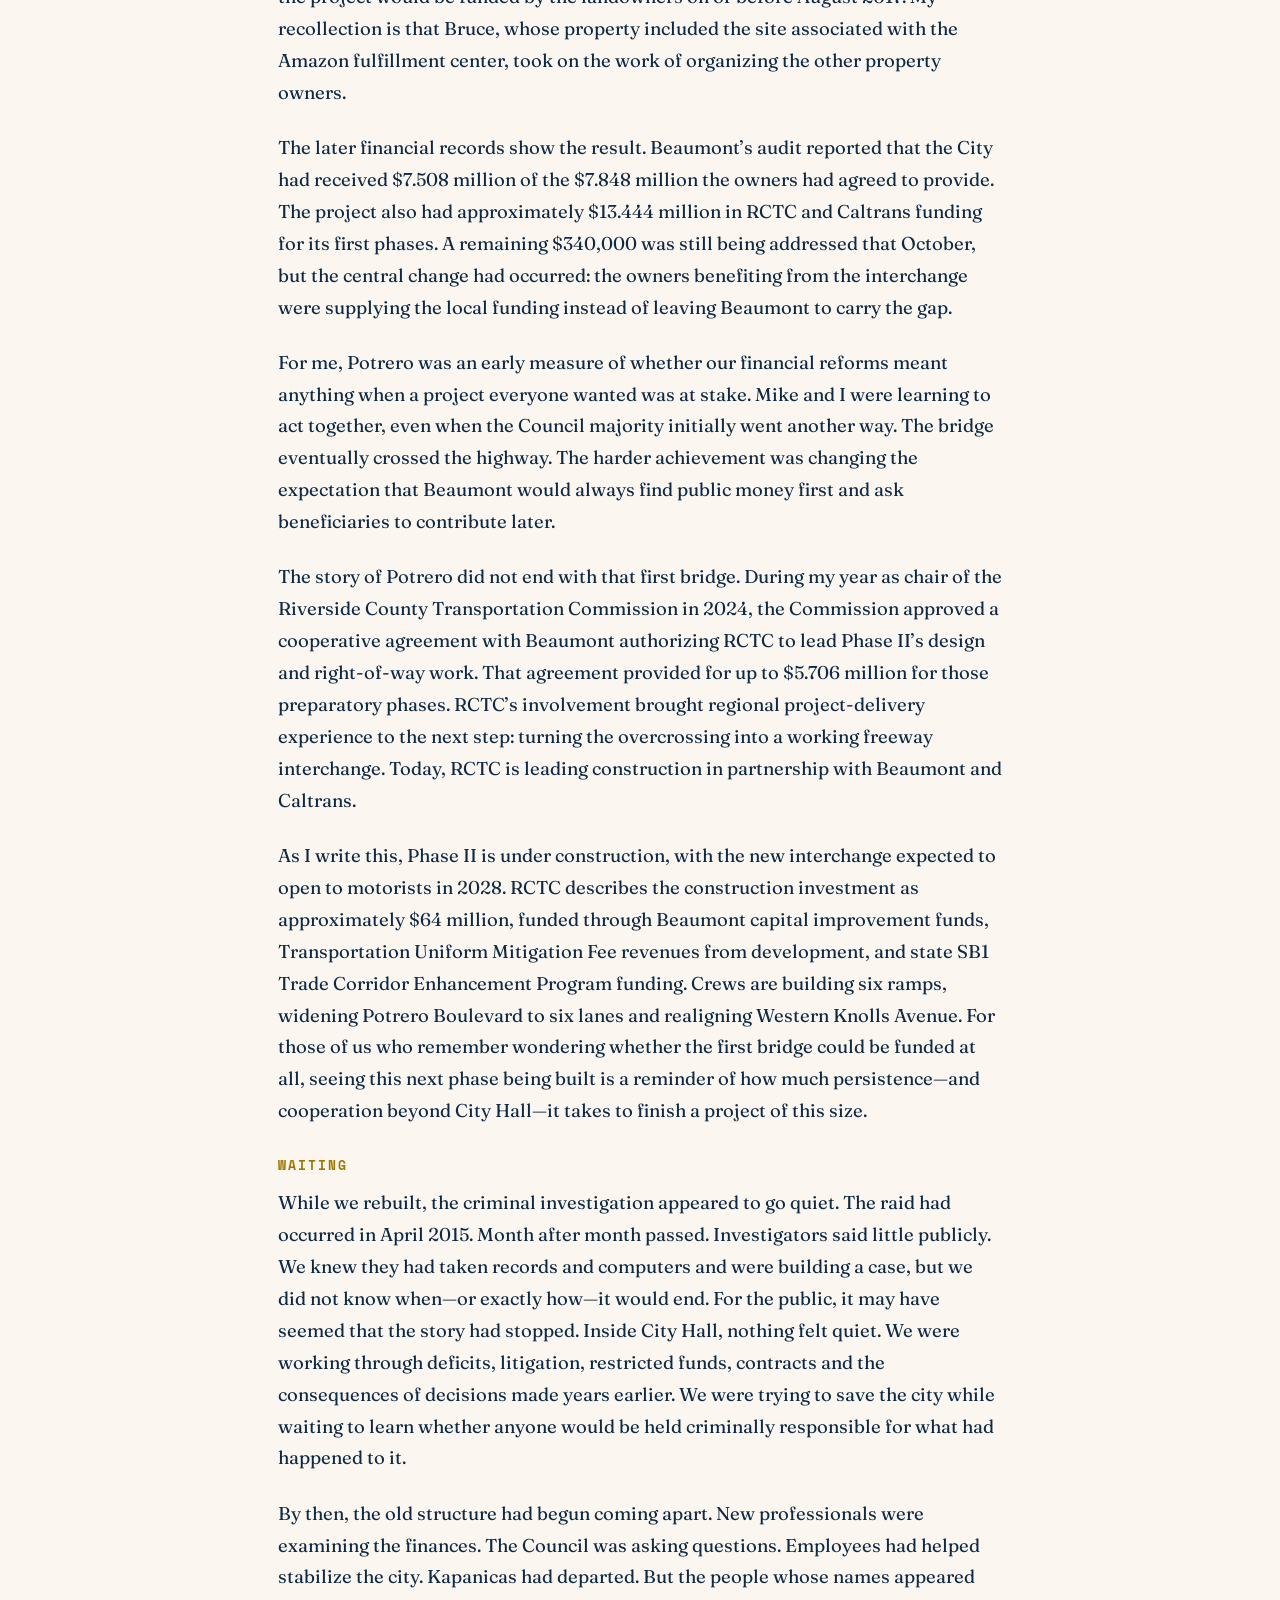
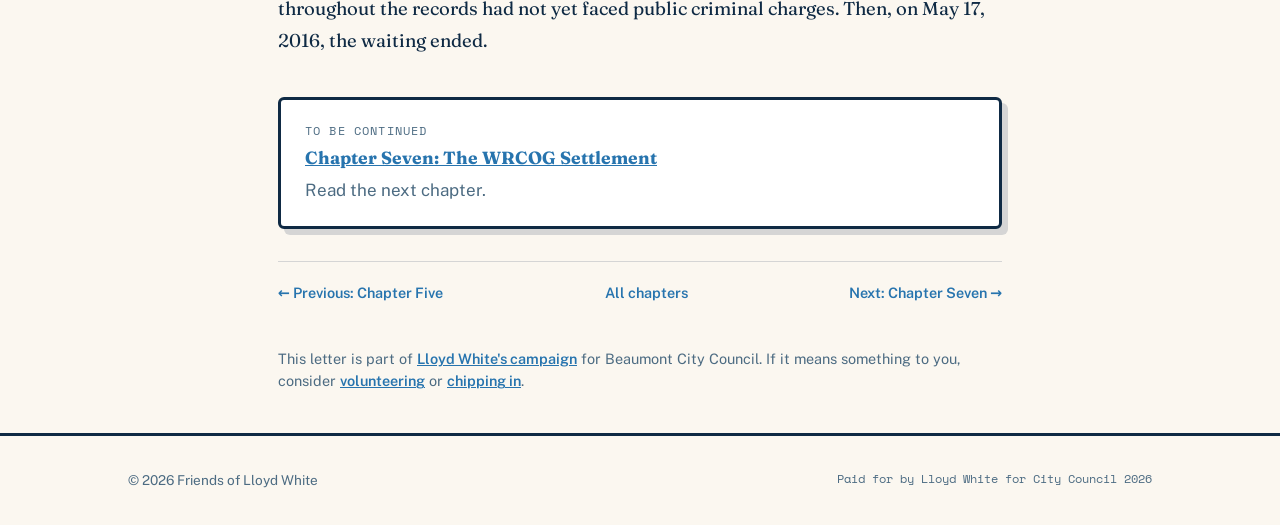
<file: chapter-06.html>
<!DOCTYPE html>
<html lang="en"><head>
<!-- Google tag (gtag.js) -->
<script async src="https://www.googletagmanager.com/gtag/js?id=G-0WGXLLVJK8"></script>
<script>
  window.dataLayer = window.dataLayer || [];
  function gtag(){dataLayer.push(arguments);}
  gtag('js', new Date());
  gtag('config', 'G-0WGXLLVJK8');
</script>
<meta charset="UTF-8"><meta name="viewport" content="width=device-width, initial-scale=1.0">
<title>Chapter Six: Breaking With the Past — Lloyd White</title>
<meta name="description" content="A new Council confronts Beaumont's damaged finances, rebuilds City Hall and changes how the Potrero interchange is funded.">
<meta property="og:title" content="Chapter Six: Breaking With the Past"><meta property="og:description" content="A new Council confronts Beaumont's damaged finances, rebuilds City Hall and changes how the Potrero interchange is funded."><meta property="og:type" content="article"><meta property="og:image" content="https://lloydwhiteforbeaumont.com/lloyd-white.jpg"><meta property="og:url" content="https://lloydwhiteforbeaumont.com/chapter-06.html"><link rel="canonical" href="https://lloydwhiteforbeaumont.com/chapter-06.html"><link rel="stylesheet" href="style.css"></head>
<body class="reading">
<nav class="site-nav"><div class="wrap"><a href="index.html" class="brand">Lloyd White <strong>&bull;</strong> Beaumont City Council</a><ul class="nav-links"><li><a href="index.html" class="nav-home" aria-label="Home"><svg viewBox="0 0 24 24" width="20" height="20" aria-hidden="true" focusable="false"><path fill="currentColor" d="M12 3 2 12h3v8h6v-5h2v5h6v-8h3z"/></svg></a></li><li><a href="chapter-06.html" class="active">The Letter</a></li><li><a href="index.html#yard-signs" class="btn-donate">Yard Signs</a></li><li><a href="volunteer.html" class="btn-donate">Volunteer</a></li><li><a href="donate.html" class="btn-donate">Donate</a></li></ul></div></nav>
<nav class="chapter-index" aria-label="Chapters in this letter"><span class="chapter-index-label">Chapters</span><ol><li><a href="chapter-01.html">1</a></li><li><a href="chapter-02.html">2</a></li><li><a href="chapter-03.html">3</a></li><li><a href="chapter-04.html">4</a></li><li><a href="chapter-05.html">5</a></li><li><a href="chapter-06.html" aria-current="page">6</a></li><li><a href="chapter-07.html">7</a></li><li><a href="chapter-08.html">8</a></li></ol><a class="chapter-index-all" href="story.html">All chapters &amp; schedule &rarr;</a></nav>
<article class="chapter"><div class="chapter-head"><span class="kicker">A Letter to My Kids &nbsp;&middot;&nbsp; Chapter Six</span><h1>Breaking With the Past</h1><div class="byline"><img class="byline-photo" src="lloyd-white.jpg" alt="Lloyd White"><div><b>Lloyd White</b><span>Beaumont City Council</span></div></div><p class="chapter-dateline">Published Wednesday, September 30, 2026 &nbsp;&middot;&nbsp; 14 min read</p></div>
<div class="chapter-body">
<h2>A New Council</h2>
<p>By the time I decided to run for City Council in 2014, I wasn't a stranger at City Hall. I had spent a couple of years sitting in the audience, studying what the Council was doing and asking questions from the podium. I had become increasingly critical of the City's finances, the CFD program, Urban Logic Consultants, and the way decisions were being made. But criticizing the Council and running against it were two very different things.</p>
<p>The three councilmembers whose seats were up in 2014 were Roger Berg, Brian DeForge, and David Castaldo. By that point, however, Berg and DeForge had had a falling out with Castaldo. As I understood their strategy at the time, Berg and DeForge wanted to remain on the Council but replace Castaldo with Mike Lara. Their expectation was that after the election the three would be Berg, DeForge, and Lara. Mark Orozco was running separately. So was I. And my campaign was very different.</p>
<p>I wasn't running to replace one member of the existing Council while leaving everything else essentially intact. I ran against the incumbents as a group. My argument was that Beaumont needed a change in direction. There had been critics of City Hall before me. There were residents who regularly attended meetings and challenged what was happening. But this time one of those critics had become a candidate and, through significant financial support from friends and family, had enough money to communicate that message directly to voters.</p>
<p>That mattered. I could afford to put campaign mail into people's homes. I could make the case outside the confines of the three minutes residents were given at the City Council podium. But the campaign wasn't just mail. In the months leading up to the election, I knocked on about 2,000 doors. I talked directly with residents about what I had been seeing at City Hall and why I believed things needed to change. Looking back, I believe that combination—the personal contact at people's doors and having the resources to communicate through campaign mail—was an important part of why the campaign succeeded.</p>
<p>Election night demonstrated just how much the political landscape had changed. Whatever Berg and DeForge had intended by supporting a change from Castaldo to Lara, their strategy backfired. Voters didn't replace one incumbent. They replaced all three. Mark Orozco finished first with 3,398 votes. I finished second with 3,297. Mike Lara finished third with 2,894. Brian DeForge received 2,530 votes, Roger Berg received 2,025, and David Castaldo received 2,013. Three challengers had taken all three available seats. It meant that when the new Council took office, three of its five members had never served on the City Council before. I was one of them.</p>
<h2>The First Night</h2>
<p>On December 2, 2014, Mark Orozco, Mike Lara, and I were sworn into office. For the previous couple of years I had walked into that room and taken a seat in the audience. Now I walked past those chairs and took a seat on the dais. That was a strange transition. The people sitting around me also represented two very different pieces of Beaumont politics.</p>
<p>Brenda Knight was the mayor and Jeff Fox was the mayor pro tem. They were the two remaining members of the previous Council. Mark, Mike, and I were the three newcomers. But calling us "the three newcomers" would give the wrong impression. We hadn't run together. We hadn't entered office as a slate. And we didn't arrive with the same relationships or expectations. Those distinctions became apparent almost immediately. One of the first decisions facing the new Council was who would serve as mayor and mayor pro tem.</p>
<p>In Beaumont, those positions aren't separately elected by the voters. The five elected councilmembers select a mayor and mayor pro tem from among themselves. That meant the three newly elected members now held the balance of power. But the relationships were already beginning to take shape. Brenda and Jeff welcomed Mike as part of their majority. When the Council reorganized, Brenda remained mayor and Mike became mayor pro tem.</p>
<p>That first decision was an early indication that simply electing three new councilmembers didn't necessarily create a three-member bloc. Mark and I had each run independently. Mike's path to the Council had been different from ours. And Brenda and Jeff had been part of the government I had spent the previous couple of years questioning from the audience. I had no idea yet how important those relationships were going to become.</p>
<p>Because while we were figuring out the politics of a new Council, I was about to begin discovering that some of the questions I had been asking from the audience went much deeper than I had imagined. Within weeks, I would receive an email from the City Manager addressed to city staff, including councilmembers, telling us to routinely delete our emails. I would make a phone call to the District Attorney's office.</p>
<p>And eventually I would find myself sitting across from investigators from a joint District Attorney/FBI public corruption task force. But before any of that happened, I first had to learn how this new Council worked—and who I could trust. By the end of 2015, the question was no longer whether Beaumont had serious problems. The searches, our financial review and the State Controller’s findings had answered that. But discovering what was wrong and rebuilding the government it left behind were two very different things.</p>
<p>The work now belonged to a City Council whose members had entered the crisis with different histories, different loyalties and very different levels of trust in one another. Before we could rebuild Beaumont, we had to learn how to work together.</p>
<h2>Mike</h2>
<p>When Mike and I took office, we saw City Hall very differently. I was questioning the finances, Urban Logic and relationships I could not yet fully explain. Mike did not immediately accept many of the things I was saying about how Beaumont had been operating. I could not entirely blame him for being skeptical. I was new, I was asking uncomfortable questions, and I had little support from my colleagues. There were many 4-1 votes, with me on the losing end.</p>
<p>The first break in that isolation came from Jeff Fox. I had met Jeff while campaigning at an event in Noble Creek Park. He wished me luck, and I believed he meant it. A few months after I took office, I made a suggestion during a meeting. I no longer remember the issue, but I remember Jeff looking at the others and saying, “You know, I think Lloyd has a good idea here.”</p>
<p>It was a small moment, but it mattered. Afterward, the 4-1 votes became less automatic. My colleagues did not suddenly agree with everything I said, nor should they have. I was not always right. But they began listening differently, and I have always credited Jeff for being willing to say publicly that the new Council member might have something worth hearing.</p>
<p>Mike's change came more gradually. Before the raid, when I asked for his support to change both the City Manager and the City Attorney, he listened. I could not have moved forward without that support. It marked the beginning of the trust we would eventually build. After the raid, I remember Mike asking whether I felt vindicated. I do not recall his exact words, but I remember my answer: essentially yes—but now we had to figure out how to fix it.</p>
<p>Being right that a problem existed did not solve anything. It made our responsibility larger. Whatever had happened before we arrived and whatever investigators ultimately proved, the city still had to operate the next morning.</p>
<h2>John Pinkney</h2>
<p>By this point, John Pinkney was already serving as our new City Attorney. His role quickly became much larger than handling ordinary municipal legal work. John helped us assemble the outside team that opened the books, navigate Kapanicas’s departure and distinguish what the Council suspected from what the available evidence could establish. But perhaps most important for what came next, he understood that replacing people was not enough. We had to replace the way City Hall operated. We needed defensible contracts, reliable financial reporting, appropriate controls and a culture in which elected officials asked questions instead of simply accepting assurances.</p>
<h2>Jeff</h2>
<p>Only months after Alan’s departure, we lost Jeff Fox. I had not known him long, but I believed he had a good heart. Whatever disagreements we had, I never doubted that he cared about Beaumont and wanted what was best for the city. As that first year unfolded and we learned more about what had happened, I sensed something changing in Jeff. He had served on the Council through much of the period we were examining. My impression was that discovering what had occurred weighed heavily on him. I sensed regret—not because I believed he participated in what went wrong, but because he had been there while it happened and had not understood its extent.</p>
<p>I cannot know everything Jeff felt during that period, but I came away believing he wanted to help make things right. That is how I remember him from the last year of his life. When Jeff died in December 2015, it affected me more deeply than I expected. I had known him only briefly, but that time encompassed almost my entire first year in office and the most tumultuous year Beaumont had experienced in decades. I thought about the meeting when he told the others that maybe Lloyd had a good idea. He probably never knew how important that moment had been to me.</p>
<h2>A Different City Hall</h2>
<p>By the beginning of 2016, City Hall was a different place from the one I had entered in December 2014. Wysocki was gone. Kapanicas was gone. John was helping us navigate the legal aftermath. Elizabeth was running the city on an interim basis. Jeff was gone. Mike and I, who began our terms with different views of Beaumont, had learned to trust one another when the city needed us to.</p>
<p>Removing the old leadership was the visible change. Changing the way Beaumont operated was much harder. When I first joined the Council, I had been handed what amounted to a one-page budget presentation and asked for my wish list. Now we were asking very different questions. Where did this number come from? Which fund was paying for it? Was that money restricted? Who approved this contract? Where was the documentation?</p>
<p>Those questions may sound routine. They should have been routine. In Beaumont, making them routine was part of rebuilding the government. The work itself was less dramatic than a raid but just as important. We had to establish meaningful budget workshops, improve financial reporting, reconcile accounts, strengthen purchasing rules and restore Council oversight. Contracts and payments that once moved with little visibility had to receive proper review. Outside professionals had to help reconstruct records the city should have maintained all along.</p>
<h2>Learning to Say No</h2>
<p>We also had to learn a discipline that is difficult for any local government: wanting to do something did not mean we could afford to do it. Police vehicles and other basic needs had been deferred. Streets needed work. Residents wanted better services and deserved them. But after everything we had learned about Beaumont’s finances, we could no longer make promises first and figure out how to pay for them later. We had to know whether the money was real, whether it was legally available for the purpose we intended and, for an ongoing expense, whether the revenue supporting it would still be there the next year.</p>
<p>Residents were understandably frustrated. They still faced the same visible problems while we worked to repair the financial damage behind the scenes. A road did not become smoother because we reconciled an account. A police vehicle did not become newer because we strengthened a financial control. But those less visible changes had to come first if the improvements that followed were going to last.</p>
<p>Employees had already stepped forward to help stabilize the city. Now the Council had to show the same discipline. We could not rebuild public trust by repeating the habit of treating an optimistic number on a page as if it were money available to spend. Before taking office, I believed exposing what was wrong would be the hard part and fixing it would be easier. I had that backward. Exposing a problem can happen in a moment. Rebuilding a government requires years of decisions, many of which receive little attention and satisfy no one completely.</p>
<h2>The Potrero Test</h2>
<p>The arrests did not settle the question of how this Council would govern. Jeff Fox’s death had left an open seat. Della Condon joined the Council, Richard Warne became interim City Manager, and the balance of votes shifted again. Mike Lara and I could agree that the city needed to change and still find ourselves in a minority on a major decision.</p>
<p>The proposed Potrero Boulevard bridge across State Route 60 put that tension in plain view. The bridge was important to landowners seeking access for major development, including logistics projects, but Beaumont was financially strained. The first phase faced a local funding gap of about $8 million. Regional transportation money was also at risk if the City could not demonstrate that it could cover its share.</p>
<p>In August 2016, Warne and staff presented a plan that would use road-and-bridge impact fees and CFD funds to cover approximately $8.016 million, with the expectation that the City would recover the money as surrounding property developed. RCTC had warned that it was recommending removal of $8.929 million in programmed funds because of project delays, uncertainty about the local match and the absence of Caltrans approval for Beaumont to lead construction. Mark Orozco, Brenda Knight and Della supported the staff recommendations. Mike and I voted against them.</p>
<p>That three-to-two vote showed that replacing the old leadership had not produced a fixed majority for every recovery decision. To me, the proposal looked too much like the approach I had spent years opposing: commit public money now and rely on future development to make the City whole later.</p>
<p>The issue did not end with that vote. By the following January, Todd Parton had succeeded Warne as City Manager. At a workshop that month, the Council reached a consensus to continue negotiating with the developers so that the financial burden for the first phase would come off the City completely. The public record establishes that change in direction, although it does not attribute the original proposal to any one councilmember.</p>
<p>My memory is that Mike challenged the owners who would benefit from the bridge to assemble the missing money within a short window. His point was simple: if the bridge was essential to their development, they needed to help pay for it. In the parking lot afterward, I told him, “You know what? You just killed the bridge.” I did not believe anyone would produce that much cash in time. The minutes do not establish the thirty-day period I remember, so I cannot present that interval as a documented fact.</p>
<p>I was wrong about what would happen next. In February 2017, Bruce Macdonald reported that the surrounding landowners had made a funding commitment. On my motion, the Council approved a nonbinding memorandum amended to state that the project would be funded by the landowners on or before August 2017. My recollection is that Bruce, whose property included the site associated with the Amazon fulfillment center, took on the work of organizing the other property owners.</p>
<p>The later financial records show the result. Beaumont’s audit reported that the City had received $7.508 million of the $7.848 million the owners had agreed to provide. The project also had approximately $13.444 million in RCTC and Caltrans funding for its first phases. A remaining $340,000 was still being addressed that October, but the central change had occurred: the owners benefiting from the interchange were supplying the local funding instead of leaving Beaumont to carry the gap.</p>
<p>For me, Potrero was an early measure of whether our financial reforms meant anything when a project everyone wanted was at stake. Mike and I were learning to act together, even when the Council majority initially went another way. The bridge eventually crossed the highway. The harder achievement was changing the expectation that Beaumont would always find public money first and ask beneficiaries to contribute later.</p>
<p>The story of Potrero did not end with that first bridge. During my year as chair of the Riverside County Transportation Commission in 2024, the Commission approved a cooperative agreement with Beaumont authorizing RCTC to lead Phase II’s design and right-of-way work. That agreement provided for up to $5.706 million for those preparatory phases. RCTC’s involvement brought regional project-delivery experience to the next step: turning the overcrossing into a working freeway interchange. Today, RCTC is leading construction in partnership with Beaumont and Caltrans.</p>
<p>As I write this, Phase II is under construction, with the new interchange expected to open to motorists in 2028. RCTC describes the construction investment as approximately $64 million, funded through Beaumont capital improvement funds, Transportation Uniform Mitigation Fee revenues from development, and state SB1 Trade Corridor Enhancement Program funding. Crews are building six ramps, widening Potrero Boulevard to six lanes and realigning Western Knolls Avenue. For those of us who remember wondering whether the first bridge could be funded at all, seeing this next phase being built is a reminder of how much persistence—and cooperation beyond City Hall—it takes to finish a project of this size.</p>
<h2>Waiting</h2>
<p>While we rebuilt, the criminal investigation appeared to go quiet. The raid had occurred in April 2015. Month after month passed. Investigators said little publicly. We knew they had taken records and computers and were building a case, but we did not know when—or exactly how—it would end. For the public, it may have seemed that the story had stopped. Inside City Hall, nothing felt quiet. We were working through deficits, litigation, restricted funds, contracts and the consequences of decisions made years earlier. We were trying to save the city while waiting to learn whether anyone would be held criminally responsible for what had happened to it.</p>
<p>By then, the old structure had begun coming apart. New professionals were examining the finances. The Council was asking questions. Employees had helped stabilize the city. Kapanicas had departed. But the people whose names appeared throughout the records had not yet faced public criminal charges. Then, on May 17, 2016, the waiting ended.</p>
</div>
<div class="chapter-continue"><span class="kicker">To be continued</span><strong><a href="chapter-07.html">Chapter Seven: The WRCOG Settlement</a></strong><p style="margin:6px 0 0; color:var(--slate);">Read the next chapter.</p></div>
<nav class="chapter-nav"><a href="chapter-05.html">&larr; Previous: Chapter Five</a><a href="story.html">All chapters</a><a href="chapter-07.html">Next: Chapter Seven &rarr;</a></nav></article>
<p class="chapter-campaign-note">This letter is part of <a href="index.html">Lloyd White&#39;s campaign</a> for Beaumont City Council. If it means something to you, consider <a href="volunteer.html">volunteering</a> or <a href="donate.html">chipping in</a>.</p>
<footer><div class="wrap"><span>&copy; 2026 Friends of Lloyd White</span><span class="disclaimer">Paid for by Lloyd White for City Council 2026</span></div></footer></body></html>
</file>
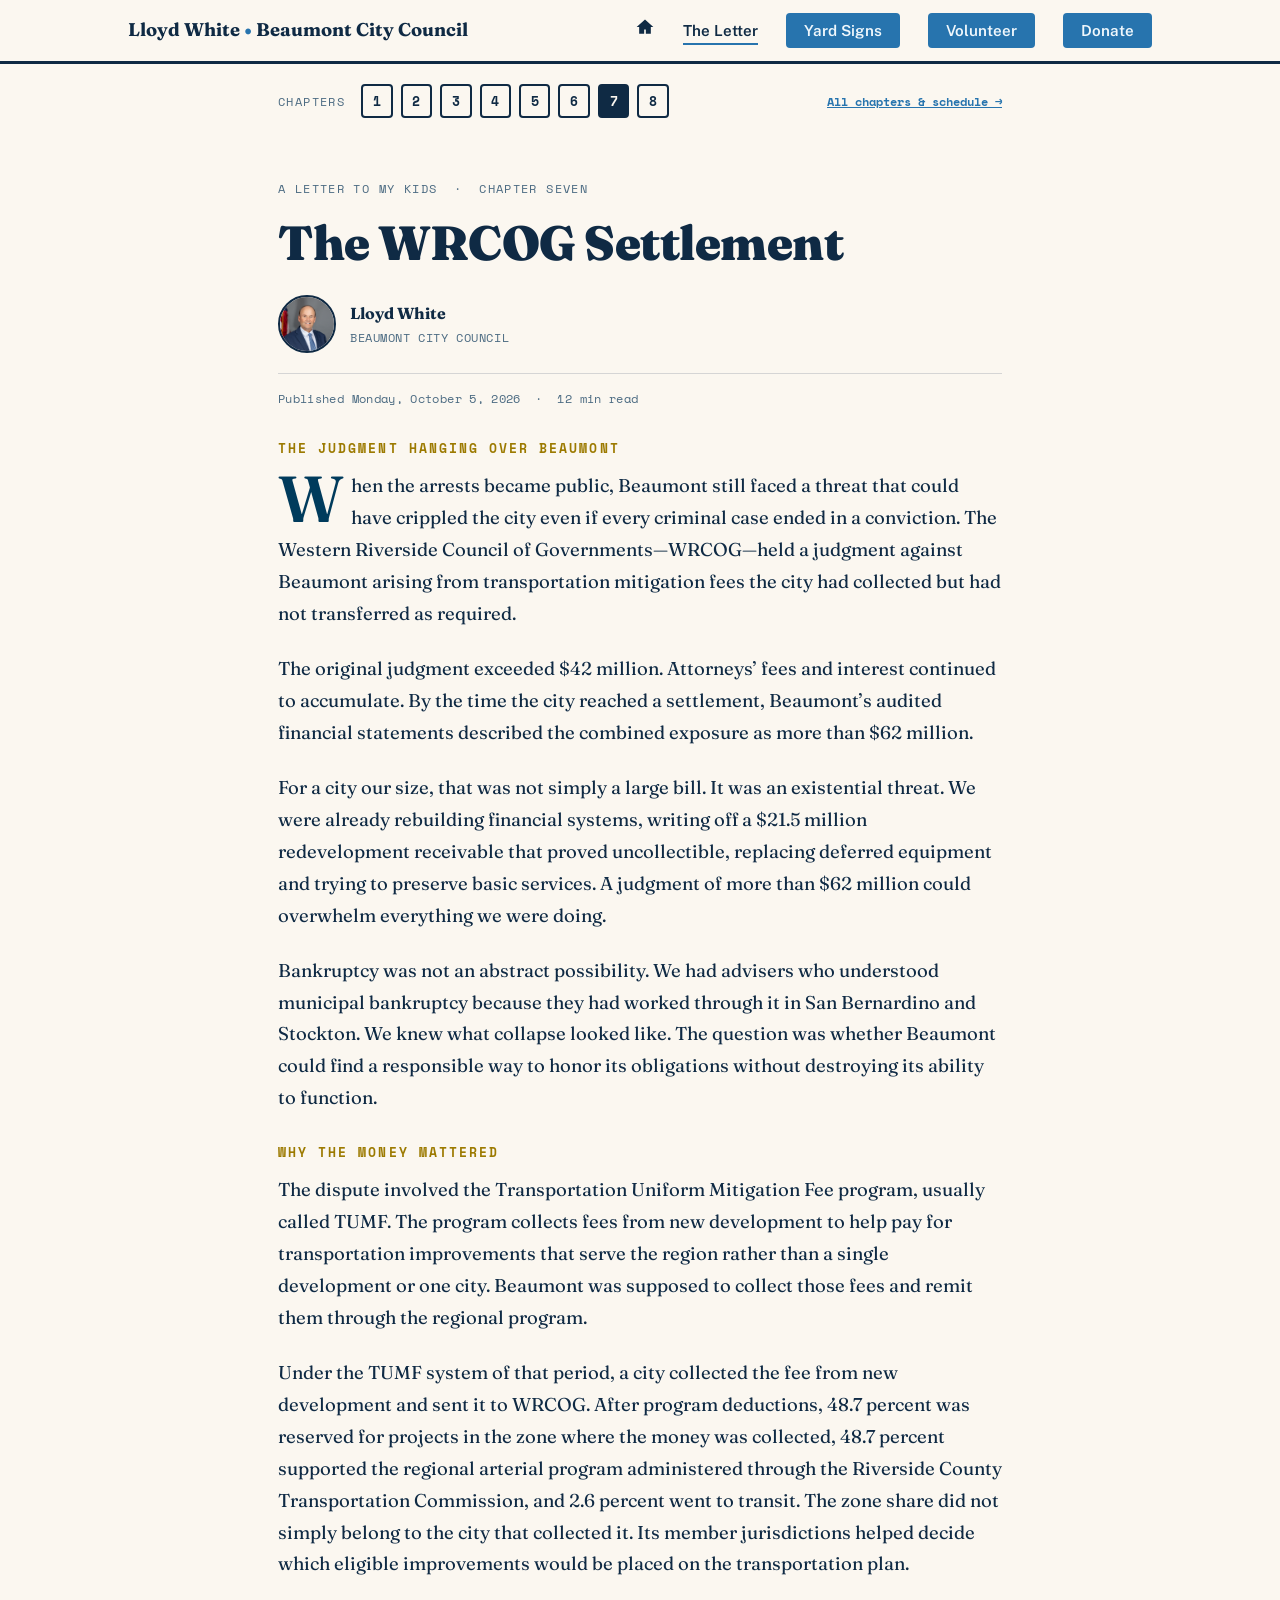
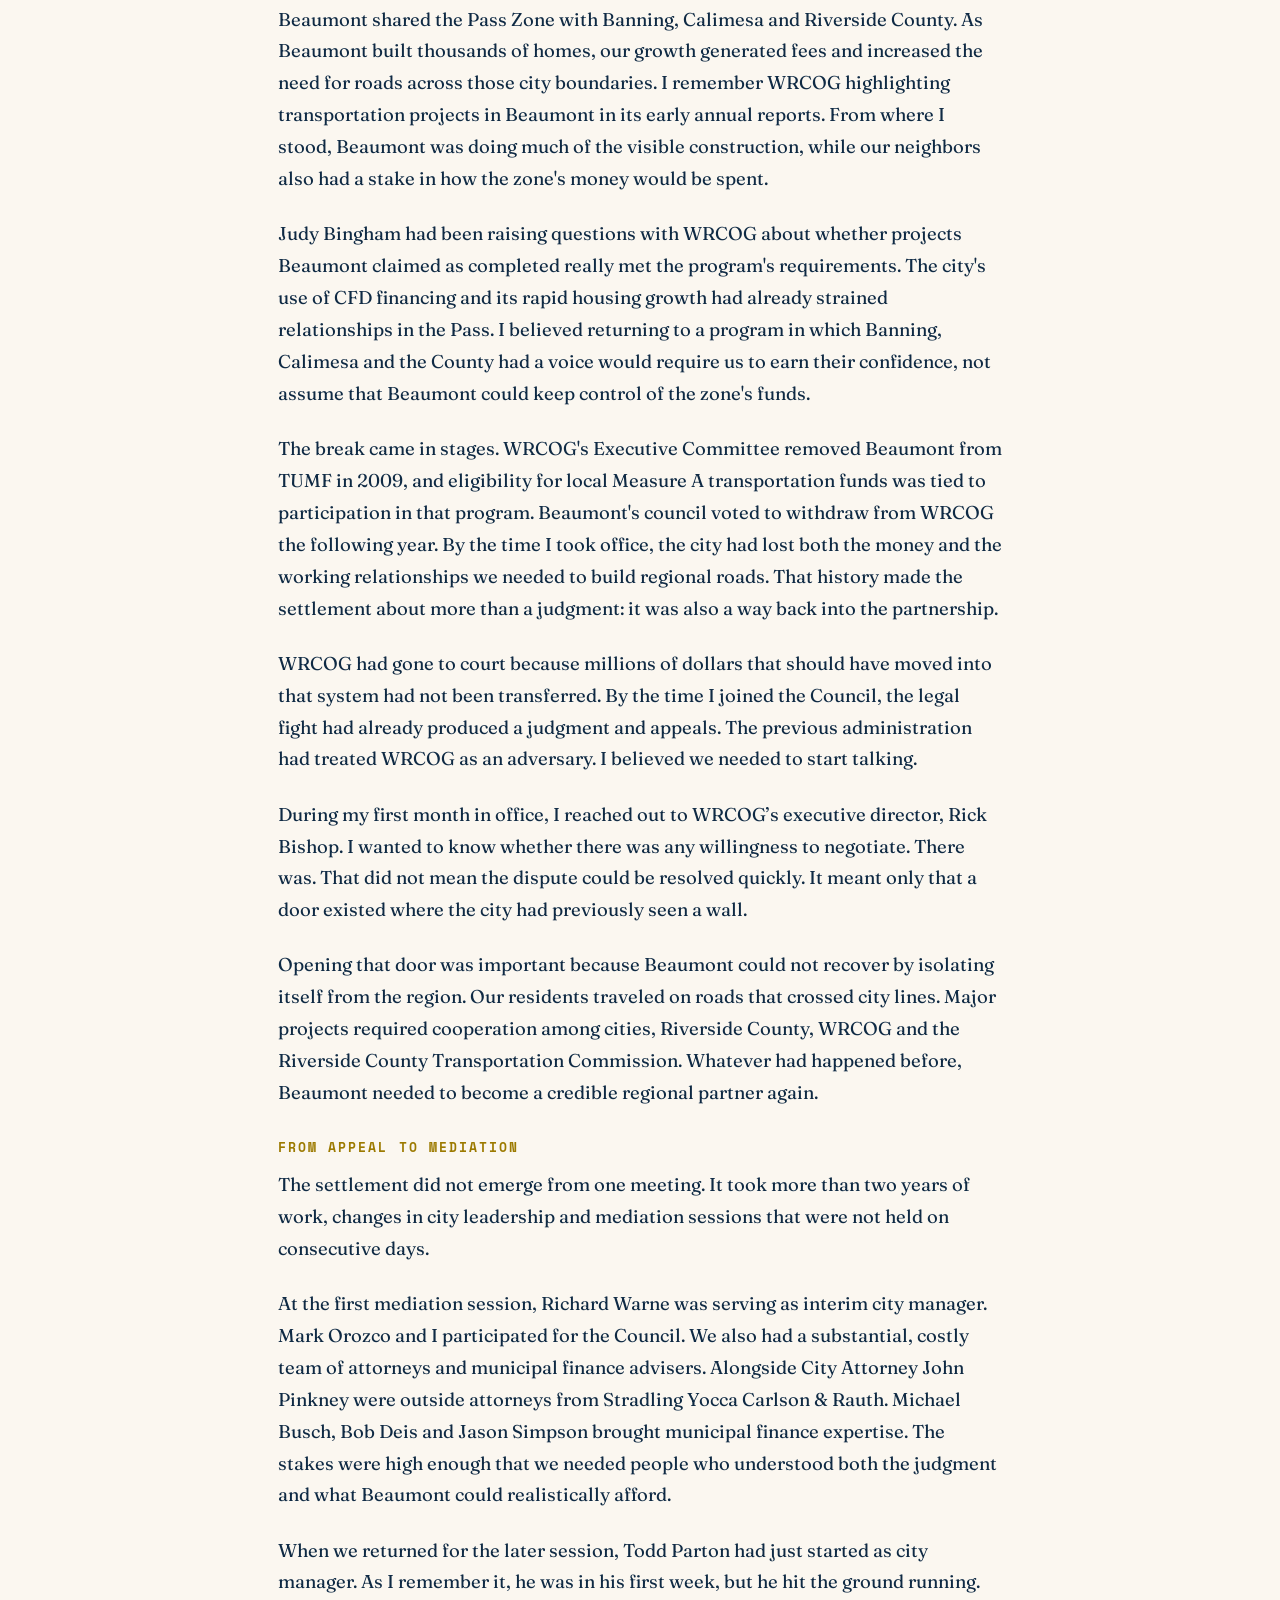
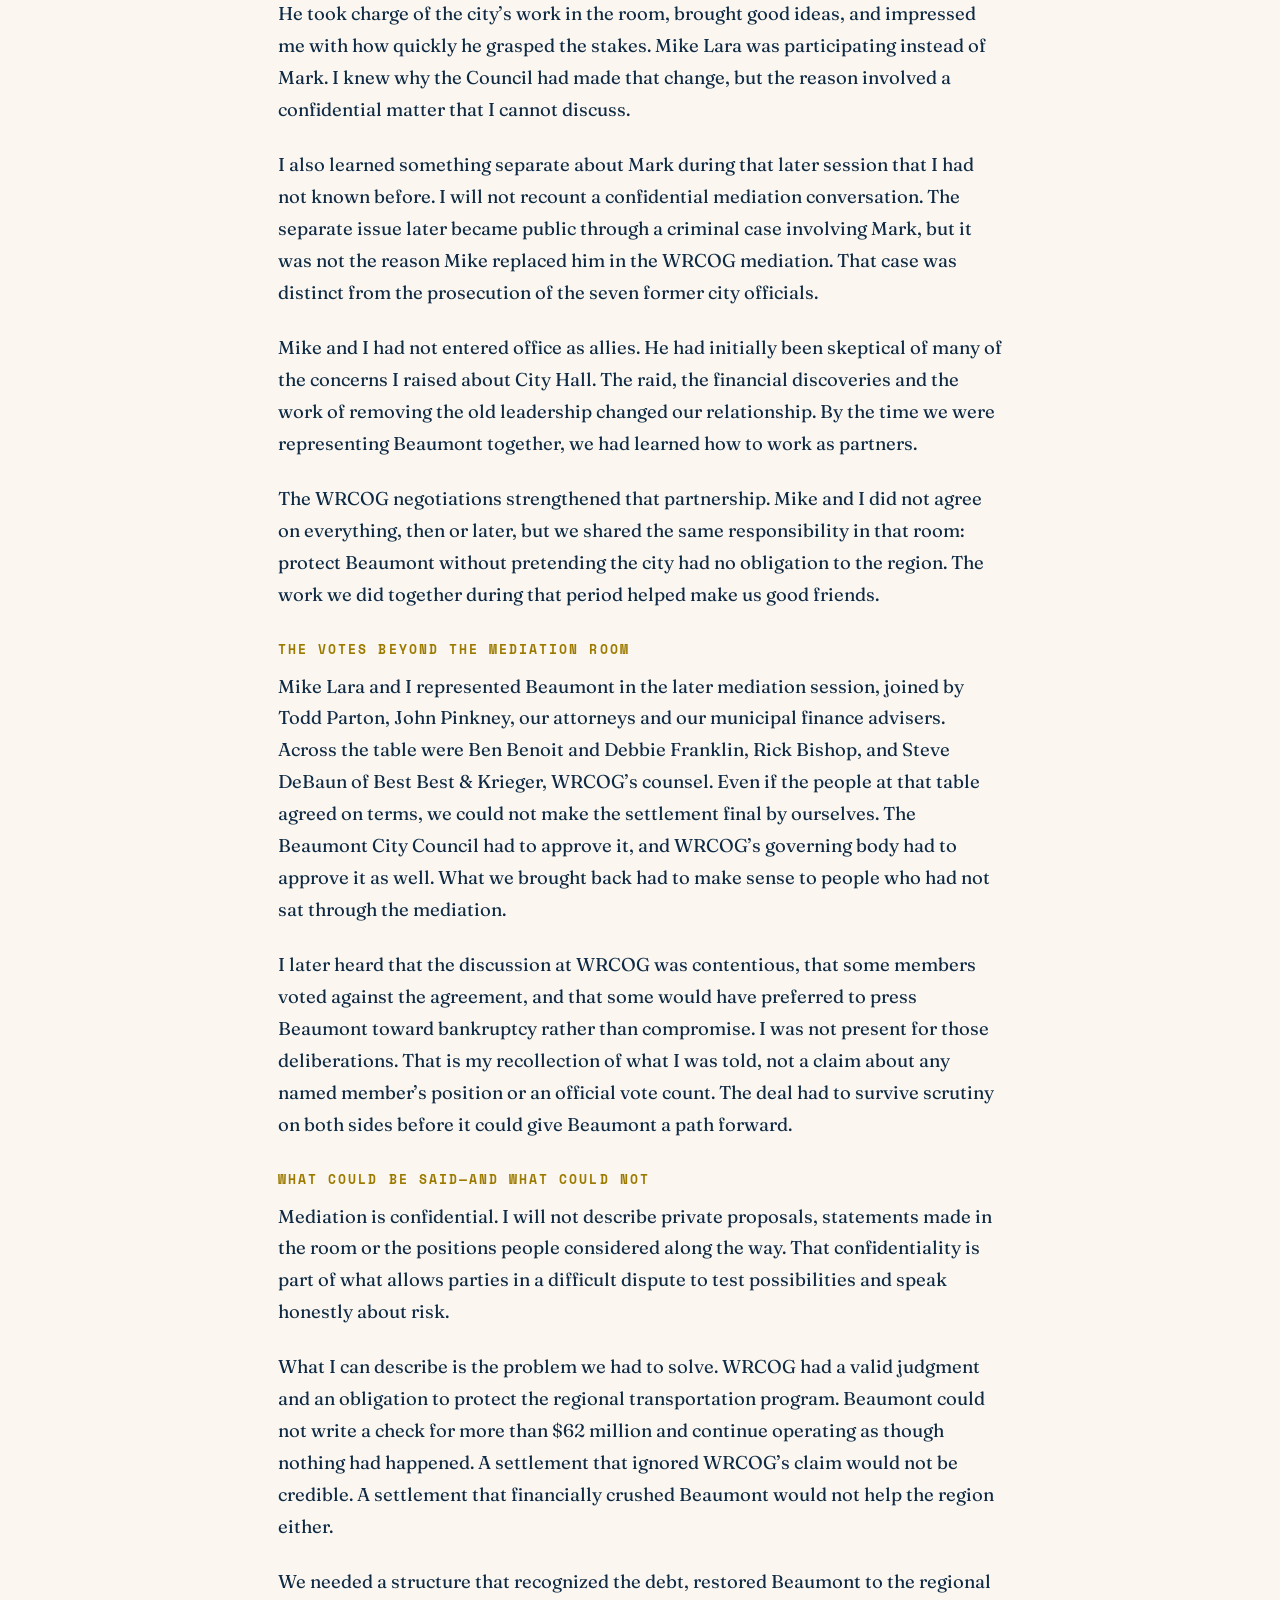
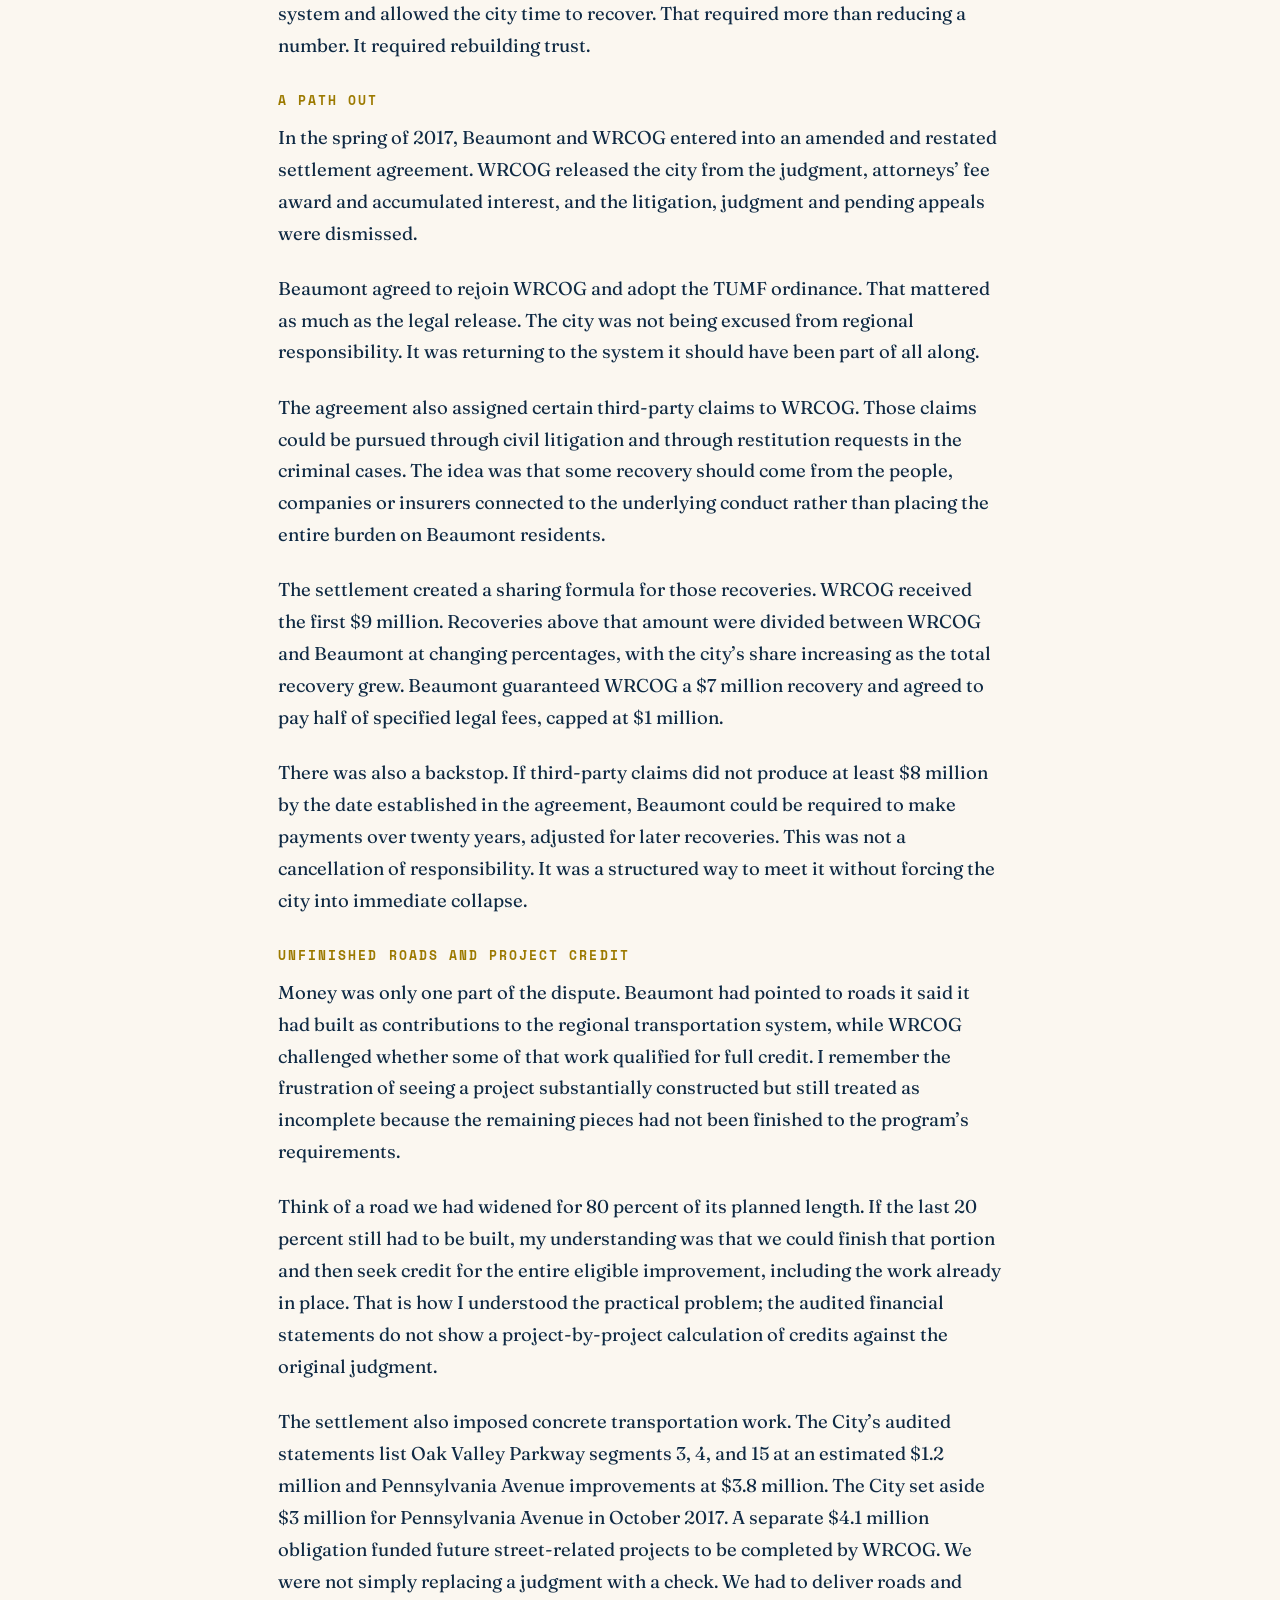
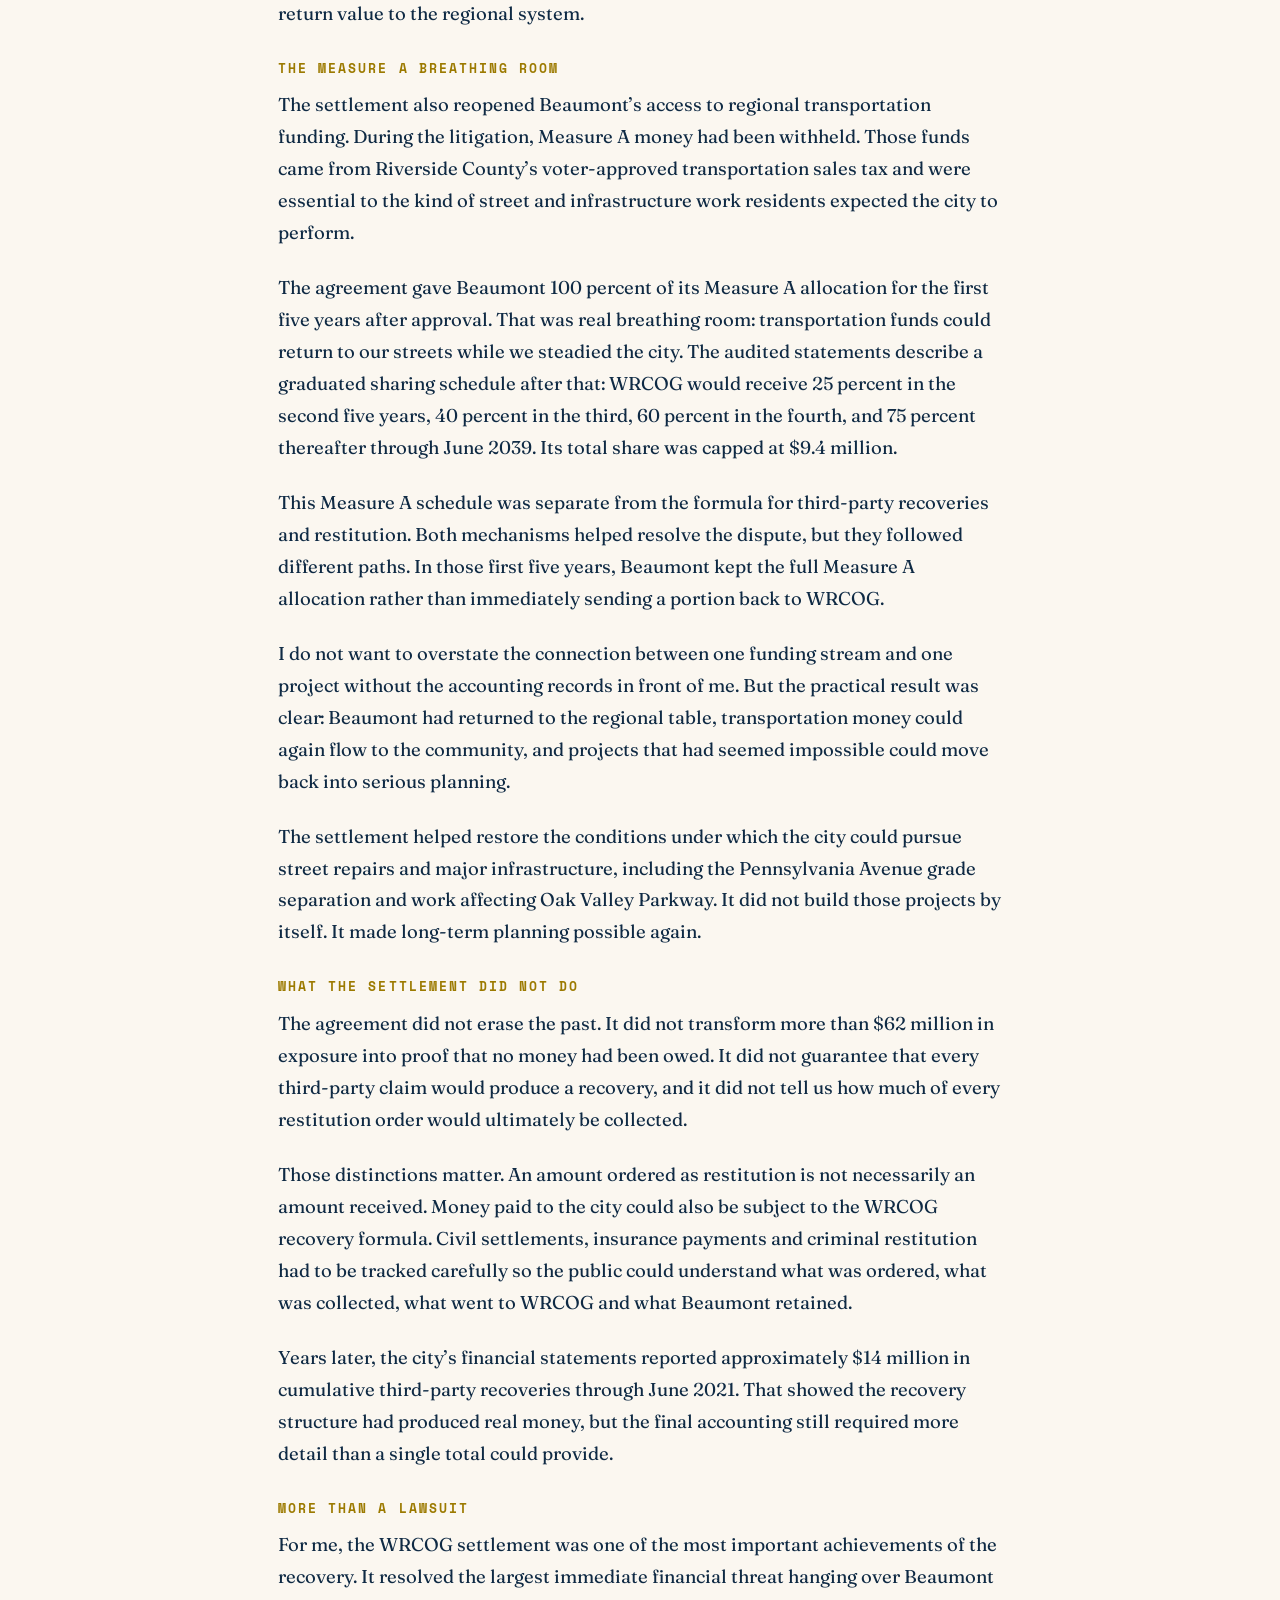
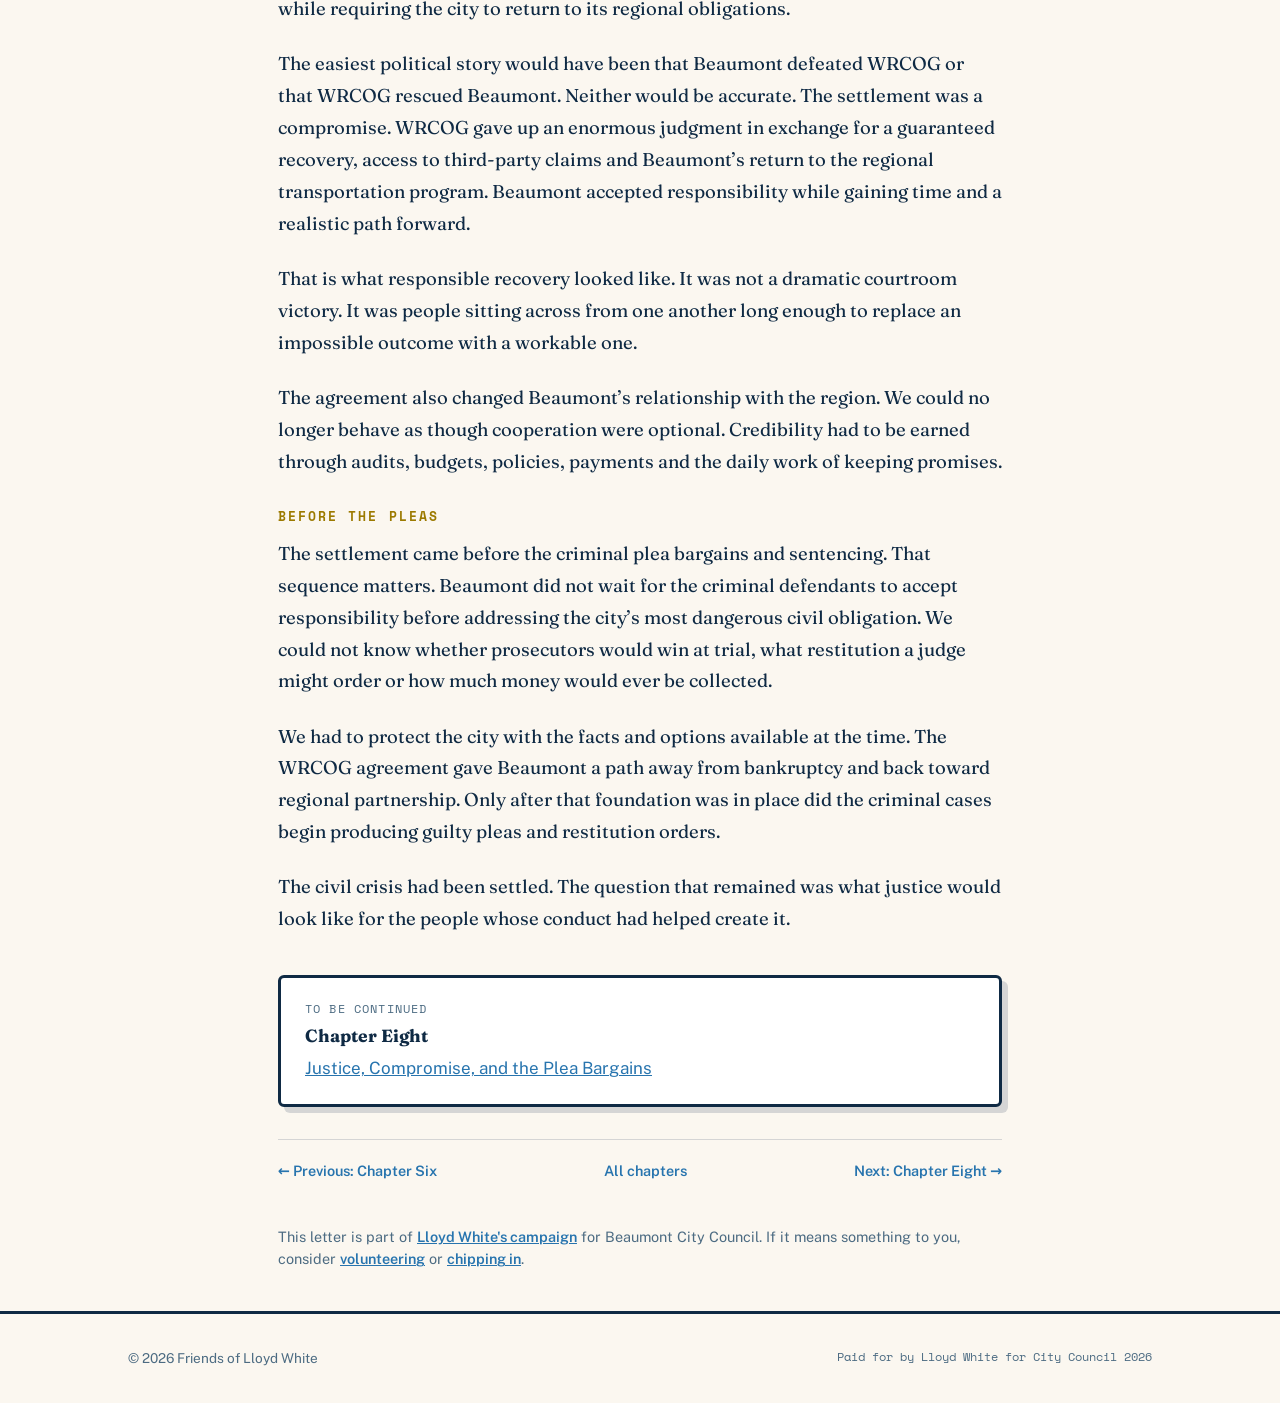
<file: chapter-07.html>
<!DOCTYPE html>
<html lang="en"><head>
<!-- Google tag (gtag.js) -->
<script async src="https://www.googletagmanager.com/gtag/js?id=G-0WGXLLVJK8"></script>
<script>
  window.dataLayer = window.dataLayer || [];
  function gtag(){dataLayer.push(arguments);}
  gtag('js', new Date());
  gtag('config', 'G-0WGXLLVJK8');
</script>
<meta charset="UTF-8"><meta name="viewport" content="width=device-width, initial-scale=1.0">
<title>Chapter Seven: The WRCOG Settlement — Lloyd White</title>
<meta name="description" content="How Beaumont resolved the WRCOG judgment, avoided bankruptcy and restored its regional transportation partnership.">
<meta property="og:title" content="Chapter Seven: The WRCOG Settlement"><meta property="og:description" content="How Beaumont resolved the WRCOG judgment, avoided bankruptcy and restored its regional transportation partnership."><meta property="og:type" content="article"><meta property="og:image" content="https://lloydwhiteforbeaumont.com/lloyd-white.jpg"><meta property="og:url" content="https://lloydwhiteforbeaumont.com/chapter-07.html"><link rel="canonical" href="https://lloydwhiteforbeaumont.com/chapter-07.html"><link rel="stylesheet" href="style.css"></head>
<body class="reading">
<nav class="site-nav"><div class="wrap"><a href="index.html" class="brand">Lloyd White <strong>&bull;</strong> Beaumont City Council</a><ul class="nav-links"><li><a href="index.html" class="nav-home" aria-label="Home"><svg viewBox="0 0 24 24" width="20" height="20" aria-hidden="true" focusable="false"><path fill="currentColor" d="M12 3 2 12h3v8h6v-5h2v5h6v-8h3z"/></svg></a></li><li><a href="chapter-08.html" class="active">The Letter</a></li><li><a href="index.html#yard-signs" class="btn-donate">Yard Signs</a></li><li><a href="volunteer.html" class="btn-donate">Volunteer</a></li><li><a href="donate.html" class="btn-donate">Donate</a></li></ul></div></nav>
<nav class="chapter-index" aria-label="Chapters in this letter"><span class="chapter-index-label">Chapters</span><ol><li><a href="chapter-01.html">1</a></li><li><a href="chapter-02.html">2</a></li><li><a href="chapter-03.html">3</a></li><li><a href="chapter-04.html">4</a></li><li><a href="chapter-05.html">5</a></li><li><a href="chapter-06.html">6</a></li><li><a href="chapter-07.html" aria-current="page">7</a></li><li><a href="chapter-08.html">8</a></li></ol><a class="chapter-index-all" href="story.html">All chapters &amp; schedule &rarr;</a></nav>
<article class="chapter"><div class="chapter-head"><span class="kicker">A Letter to My Kids &nbsp;&middot;&nbsp; Chapter Seven</span><h1>The WRCOG Settlement</h1><div class="byline"><img class="byline-photo" src="lloyd-white.jpg" alt="Lloyd White"><div><b>Lloyd White</b><span>Beaumont City Council</span></div></div><p class="chapter-dateline">Published Monday, October 5, 2026 &nbsp;&middot;&nbsp; 12 min read</p></div>
<div class="chapter-body">
<h2>The Judgment Hanging Over Beaumont</h2>
<p>When the arrests became public, Beaumont still faced a threat that could have crippled the city even if every criminal case ended in a conviction. The Western Riverside Council of Governments—WRCOG—held a judgment against Beaumont arising from transportation mitigation fees the city had collected but had not transferred as required.</p>
<p>The original judgment exceeded $42 million. Attorneys’ fees and interest continued to accumulate. By the time the city reached a settlement, Beaumont’s audited financial statements described the combined exposure as more than $62 million.</p>
<p>For a city our size, that was not simply a large bill. It was an existential threat. We were already rebuilding financial systems, writing off a $21.5 million redevelopment receivable that proved uncollectible, replacing deferred equipment and trying to preserve basic services. A judgment of more than $62 million could overwhelm everything we were doing.</p>
<p>Bankruptcy was not an abstract possibility. We had advisers who understood municipal bankruptcy because they had worked through it in San Bernardino and Stockton. We knew what collapse looked like. The question was whether Beaumont could find a responsible way to honor its obligations without destroying its ability to function.</p>
<h2>Why the Money Mattered</h2>
<p>The dispute involved the Transportation Uniform Mitigation Fee program, usually called TUMF. The program collects fees from new development to help pay for transportation improvements that serve the region rather than a single development or one city. Beaumont was supposed to collect those fees and remit them through the regional program.</p>
<p>Under the TUMF system of that period, a city collected the fee from new development and sent it to WRCOG. After program deductions, 48.7 percent was reserved for projects in the zone where the money was collected, 48.7 percent supported the regional arterial program administered through the Riverside County Transportation Commission, and 2.6 percent went to transit. The zone share did not simply belong to the city that collected it. Its member jurisdictions helped decide which eligible improvements would be placed on the transportation plan.</p>
<p>Beaumont shared the Pass Zone with Banning, Calimesa and Riverside County. As Beaumont built thousands of homes, our growth generated fees and increased the need for roads across those city boundaries. I remember WRCOG highlighting transportation projects in Beaumont in its early annual reports. From where I stood, Beaumont was doing much of the visible construction, while our neighbors also had a stake in how the zone's money would be spent.</p>
<p>Judy Bingham had been raising questions with WRCOG about whether projects Beaumont claimed as completed really met the program's requirements. The city's use of CFD financing and its rapid housing growth had already strained relationships in the Pass. I believed returning to a program in which Banning, Calimesa and the County had a voice would require us to earn their confidence, not assume that Beaumont could keep control of the zone's funds.</p>
<p>The break came in stages. WRCOG's Executive Committee removed Beaumont from TUMF in 2009, and eligibility for local Measure A transportation funds was tied to participation in that program. Beaumont's council voted to withdraw from WRCOG the following year. By the time I took office, the city had lost both the money and the working relationships we needed to build regional roads. That history made the settlement about more than a judgment: it was also a way back into the partnership.</p>
<p>WRCOG had gone to court because millions of dollars that should have moved into that system had not been transferred. By the time I joined the Council, the legal fight had already produced a judgment and appeals. The previous administration had treated WRCOG as an adversary. I believed we needed to start talking.</p>
<p>During my first month in office, I reached out to WRCOG’s executive director, Rick Bishop. I wanted to know whether there was any willingness to negotiate. There was. That did not mean the dispute could be resolved quickly. It meant only that a door existed where the city had previously seen a wall.</p>
<p>Opening that door was important because Beaumont could not recover by isolating itself from the region. Our residents traveled on roads that crossed city lines. Major projects required cooperation among cities, Riverside County, WRCOG and the Riverside County Transportation Commission. Whatever had happened before, Beaumont needed to become a credible regional partner again.</p>
<h2>From Appeal to Mediation</h2>
<p>The settlement did not emerge from one meeting. It took more than two years of work, changes in city leadership and mediation sessions that were not held on consecutive days.</p>
<p>At the first mediation session, Richard Warne was serving as interim city manager. Mark Orozco and I participated for the Council. We also had a substantial, costly team of attorneys and municipal finance advisers. Alongside City Attorney John Pinkney were outside attorneys from Stradling Yocca Carlson &amp; Rauth. Michael Busch, Bob Deis and Jason Simpson brought municipal finance expertise. The stakes were high enough that we needed people who understood both the judgment and what Beaumont could realistically afford.</p>
<p>When we returned for the later session, Todd Parton had just started as city manager. As I remember it, he was in his first week, but he hit the ground running. He took charge of the city’s work in the room, brought good ideas, and impressed me with how quickly he grasped the stakes. Mike Lara was participating instead of Mark. I knew why the Council had made that change, but the reason involved a confidential matter that I cannot discuss.</p>
<p>I also learned something separate about Mark during that later session that I had not known before. I will not recount a confidential mediation conversation. The separate issue later became public through a criminal case involving Mark, but it was not the reason Mike replaced him in the WRCOG mediation. That case was distinct from the prosecution of the seven former city officials.</p>
<p>Mike and I had not entered office as allies. He had initially been skeptical of many of the concerns I raised about City Hall. The raid, the financial discoveries and the work of removing the old leadership changed our relationship. By the time we were representing Beaumont together, we had learned how to work as partners.</p>
<p>The WRCOG negotiations strengthened that partnership. Mike and I did not agree on everything, then or later, but we shared the same responsibility in that room: protect Beaumont without pretending the city had no obligation to the region. The work we did together during that period helped make us good friends.</p>
<h2>The Votes Beyond the Mediation Room</h2>
<p>Mike Lara and I represented Beaumont in the later mediation session, joined by Todd Parton, John Pinkney, our attorneys and our municipal finance advisers. Across the table were Ben Benoit and Debbie Franklin, Rick Bishop, and Steve DeBaun of Best Best &amp; Krieger, WRCOG’s counsel. Even if the people at that table agreed on terms, we could not make the settlement final by ourselves. The Beaumont City Council had to approve it, and WRCOG’s governing body had to approve it as well. What we brought back had to make sense to people who had not sat through the mediation.</p>
<p>I later heard that the discussion at WRCOG was contentious, that some members voted against the agreement, and that some would have preferred to press Beaumont toward bankruptcy rather than compromise. I was not present for those deliberations. That is my recollection of what I was told, not a claim about any named member’s position or an official vote count. The deal had to survive scrutiny on both sides before it could give Beaumont a path forward.</p>
<h2>What Could Be Said—and What Could Not</h2>
<p>Mediation is confidential. I will not describe private proposals, statements made in the room or the positions people considered along the way. That confidentiality is part of what allows parties in a difficult dispute to test possibilities and speak honestly about risk.</p>
<p>What I can describe is the problem we had to solve. WRCOG had a valid judgment and an obligation to protect the regional transportation program. Beaumont could not write a check for more than $62 million and continue operating as though nothing had happened. A settlement that ignored WRCOG’s claim would not be credible. A settlement that financially crushed Beaumont would not help the region either.</p>
<p>We needed a structure that recognized the debt, restored Beaumont to the regional system and allowed the city time to recover. That required more than reducing a number. It required rebuilding trust.</p>
<h2>A Path Out</h2>
<p>In the spring of 2017, Beaumont and WRCOG entered into an amended and restated settlement agreement. WRCOG released the city from the judgment, attorneys’ fee award and accumulated interest, and the litigation, judgment and pending appeals were dismissed.</p>
<p>Beaumont agreed to rejoin WRCOG and adopt the TUMF ordinance. That mattered as much as the legal release. The city was not being excused from regional responsibility. It was returning to the system it should have been part of all along.</p>
<p>The agreement also assigned certain third-party claims to WRCOG. Those claims could be pursued through civil litigation and through restitution requests in the criminal cases. The idea was that some recovery should come from the people, companies or insurers connected to the underlying conduct rather than placing the entire burden on Beaumont residents.</p>
<p>The settlement created a sharing formula for those recoveries. WRCOG received the first $9 million. Recoveries above that amount were divided between WRCOG and Beaumont at changing percentages, with the city’s share increasing as the total recovery grew. Beaumont guaranteed WRCOG a $7 million recovery and agreed to pay half of specified legal fees, capped at $1 million.</p>
<p>There was also a backstop. If third-party claims did not produce at least $8 million by the date established in the agreement, Beaumont could be required to make payments over twenty years, adjusted for later recoveries. This was not a cancellation of responsibility. It was a structured way to meet it without forcing the city into immediate collapse.</p>
<h2>Unfinished Roads and Project Credit</h2>
<p>Money was only one part of the dispute. Beaumont had pointed to roads it said it had built as contributions to the regional transportation system, while WRCOG challenged whether some of that work qualified for full credit. I remember the frustration of seeing a project substantially constructed but still treated as incomplete because the remaining pieces had not been finished to the program’s requirements.</p>
<p>Think of a road we had widened for 80 percent of its planned length. If the last 20 percent still had to be built, my understanding was that we could finish that portion and then seek credit for the entire eligible improvement, including the work already in place. That is how I understood the practical problem; the audited financial statements do not show a project-by-project calculation of credits against the original judgment.</p>
<p>The settlement also imposed concrete transportation work. The City’s audited statements list Oak Valley Parkway segments 3, 4, and 15 at an estimated $1.2 million and Pennsylvania Avenue improvements at $3.8 million. The City set aside $3 million for Pennsylvania Avenue in October 2017. A separate $4.1 million obligation funded future street-related projects to be completed by WRCOG. We were not simply replacing a judgment with a check. We had to deliver roads and return value to the regional system.</p>
<h2>The Measure A Breathing Room</h2>
<p>The settlement also reopened Beaumont’s access to regional transportation funding. During the litigation, Measure A money had been withheld. Those funds came from Riverside County’s voter-approved transportation sales tax and were essential to the kind of street and infrastructure work residents expected the city to perform.</p>
<p>The agreement gave Beaumont 100 percent of its Measure A allocation for the first five years after approval. That was real breathing room: transportation funds could return to our streets while we steadied the city. The audited statements describe a graduated sharing schedule after that: WRCOG would receive 25 percent in the second five years, 40 percent in the third, 60 percent in the fourth, and 75 percent thereafter through June 2039. Its total share was capped at $9.4 million.</p>
<p>This Measure A schedule was separate from the formula for third-party recoveries and restitution. Both mechanisms helped resolve the dispute, but they followed different paths. In those first five years, Beaumont kept the full Measure A allocation rather than immediately sending a portion back to WRCOG.</p>
<p>I do not want to overstate the connection between one funding stream and one project without the accounting records in front of me. But the practical result was clear: Beaumont had returned to the regional table, transportation money could again flow to the community, and projects that had seemed impossible could move back into serious planning.</p>
<p>The settlement helped restore the conditions under which the city could pursue street repairs and major infrastructure, including the Pennsylvania Avenue grade separation and work affecting Oak Valley Parkway. It did not build those projects by itself. It made long-term planning possible again.</p>
<h2>What the Settlement Did Not Do</h2>
<p>The agreement did not erase the past. It did not transform more than $62 million in exposure into proof that no money had been owed. It did not guarantee that every third-party claim would produce a recovery, and it did not tell us how much of every restitution order would ultimately be collected.</p>
<p>Those distinctions matter. An amount ordered as restitution is not necessarily an amount received. Money paid to the city could also be subject to the WRCOG recovery formula. Civil settlements, insurance payments and criminal restitution had to be tracked carefully so the public could understand what was ordered, what was collected, what went to WRCOG and what Beaumont retained.</p>
<p>Years later, the city’s financial statements reported approximately $14 million in cumulative third-party recoveries through June 2021. That showed the recovery structure had produced real money, but the final accounting still required more detail than a single total could provide.</p>
<h2>More Than a Lawsuit</h2>
<p>For me, the WRCOG settlement was one of the most important achievements of the recovery. It resolved the largest immediate financial threat hanging over Beaumont while requiring the city to return to its regional obligations.</p>
<p>The easiest political story would have been that Beaumont defeated WRCOG or that WRCOG rescued Beaumont. Neither would be accurate. The settlement was a compromise. WRCOG gave up an enormous judgment in exchange for a guaranteed recovery, access to third-party claims and Beaumont’s return to the regional transportation program. Beaumont accepted responsibility while gaining time and a realistic path forward.</p>
<p>That is what responsible recovery looked like. It was not a dramatic courtroom victory. It was people sitting across from one another long enough to replace an impossible outcome with a workable one.</p>
<p>The agreement also changed Beaumont’s relationship with the region. We could no longer behave as though cooperation were optional. Credibility had to be earned through audits, budgets, policies, payments and the daily work of keeping promises.</p>
<h2>Before the Pleas</h2>
<p>The settlement came before the criminal plea bargains and sentencing. That sequence matters. Beaumont did not wait for the criminal defendants to accept responsibility before addressing the city’s most dangerous civil obligation. We could not know whether prosecutors would win at trial, what restitution a judge might order or how much money would ever be collected.</p>
<p>We had to protect the city with the facts and options available at the time. The WRCOG agreement gave Beaumont a path away from bankruptcy and back toward regional partnership. Only after that foundation was in place did the criminal cases begin producing guilty pleas and restitution orders.</p>
<p>The civil crisis had been settled. The question that remained was what justice would look like for the people whose conduct had helped create it.</p>
</div>
<div class="chapter-continue"><span class="kicker">To be continued</span><strong>Chapter Eight</strong><p style="margin:6px 0 0; color:var(--slate);"><a href="chapter-08.html">Justice, Compromise, and the Plea Bargains</a></p></div>
<nav class="chapter-nav"><a href="chapter-06.html">&larr; Previous: Chapter Six</a><a href="story.html">All chapters</a><a href="chapter-08.html">Next: Chapter Eight &rarr;</a></nav></article>
<p class="chapter-campaign-note">This letter is part of <a href="index.html">Lloyd White&#39;s campaign</a> for Beaumont City Council. If it means something to you, consider <a href="volunteer.html">volunteering</a> or <a href="donate.html">chipping in</a>.</p>
<footer><div class="wrap"><span>&copy; 2026 Friends of Lloyd White</span><span class="disclaimer">Paid for by Lloyd White for City Council 2026</span></div></footer></body></html>
</file>
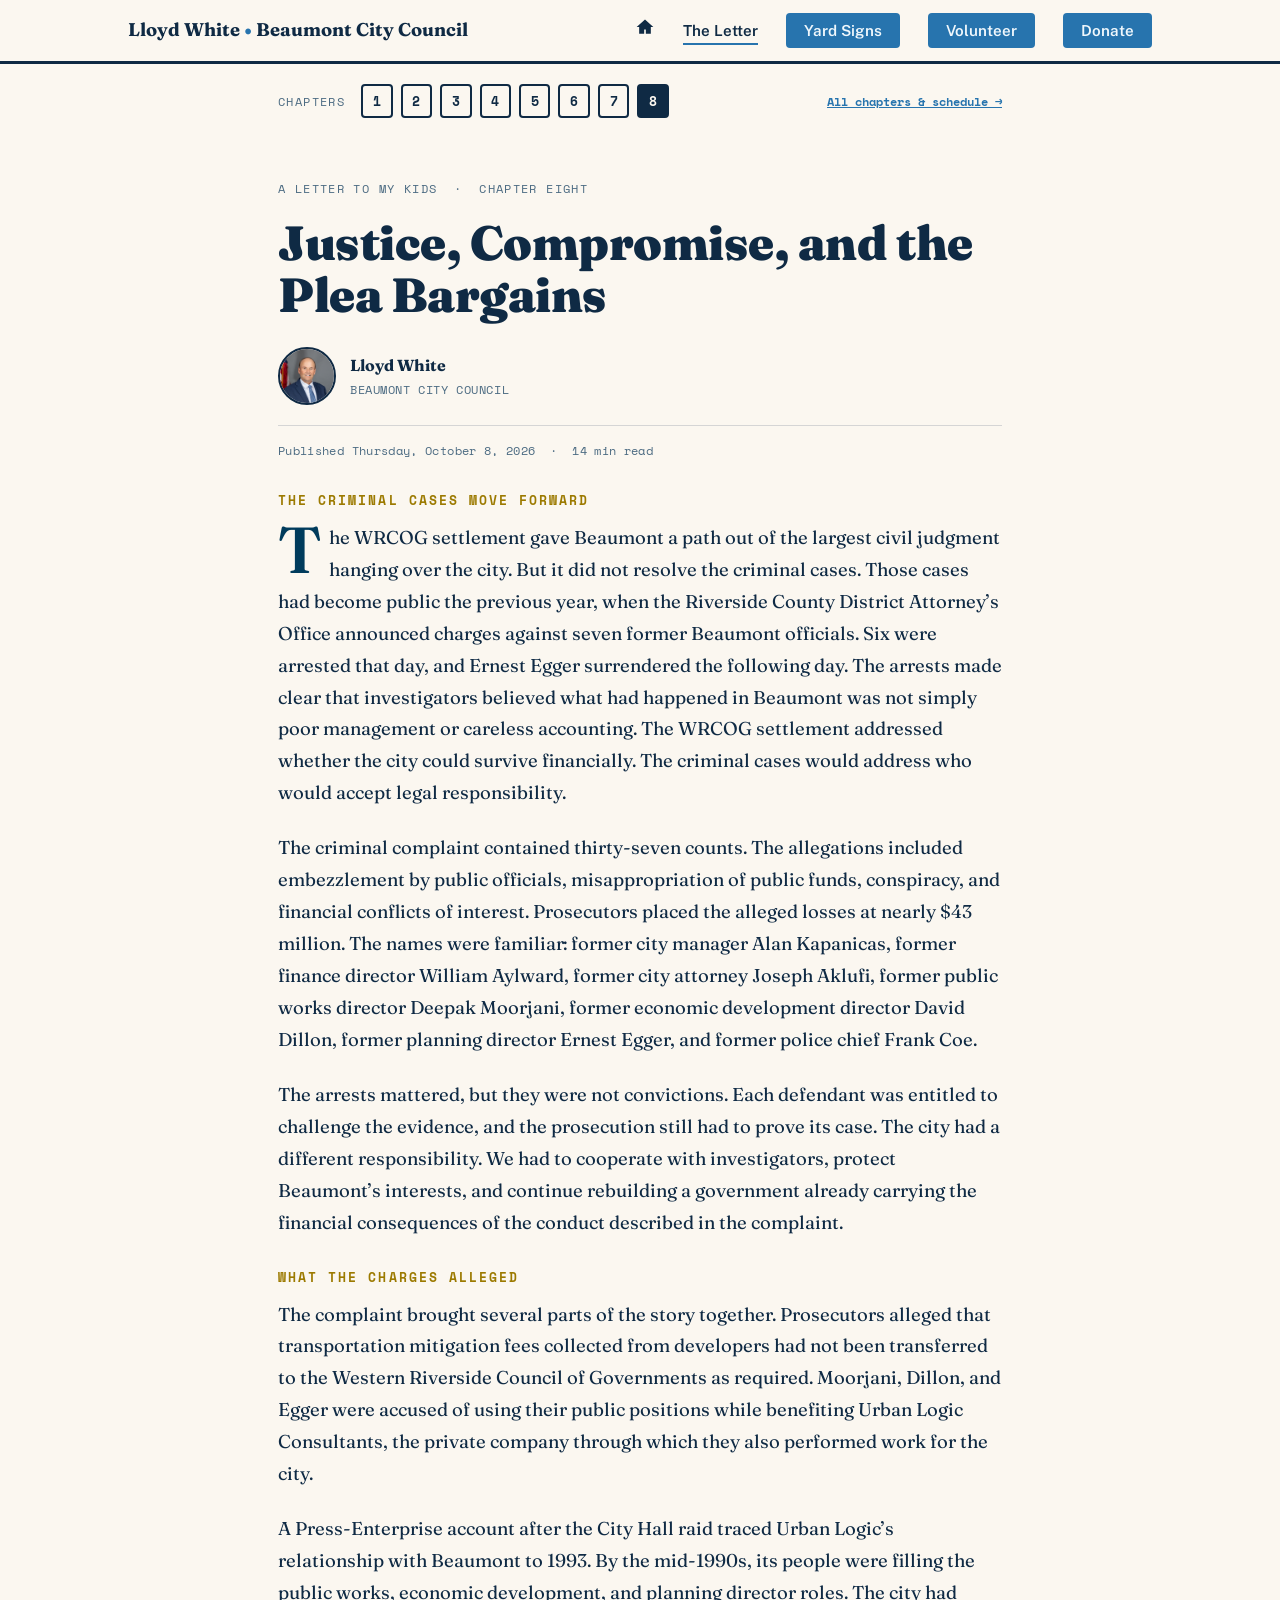
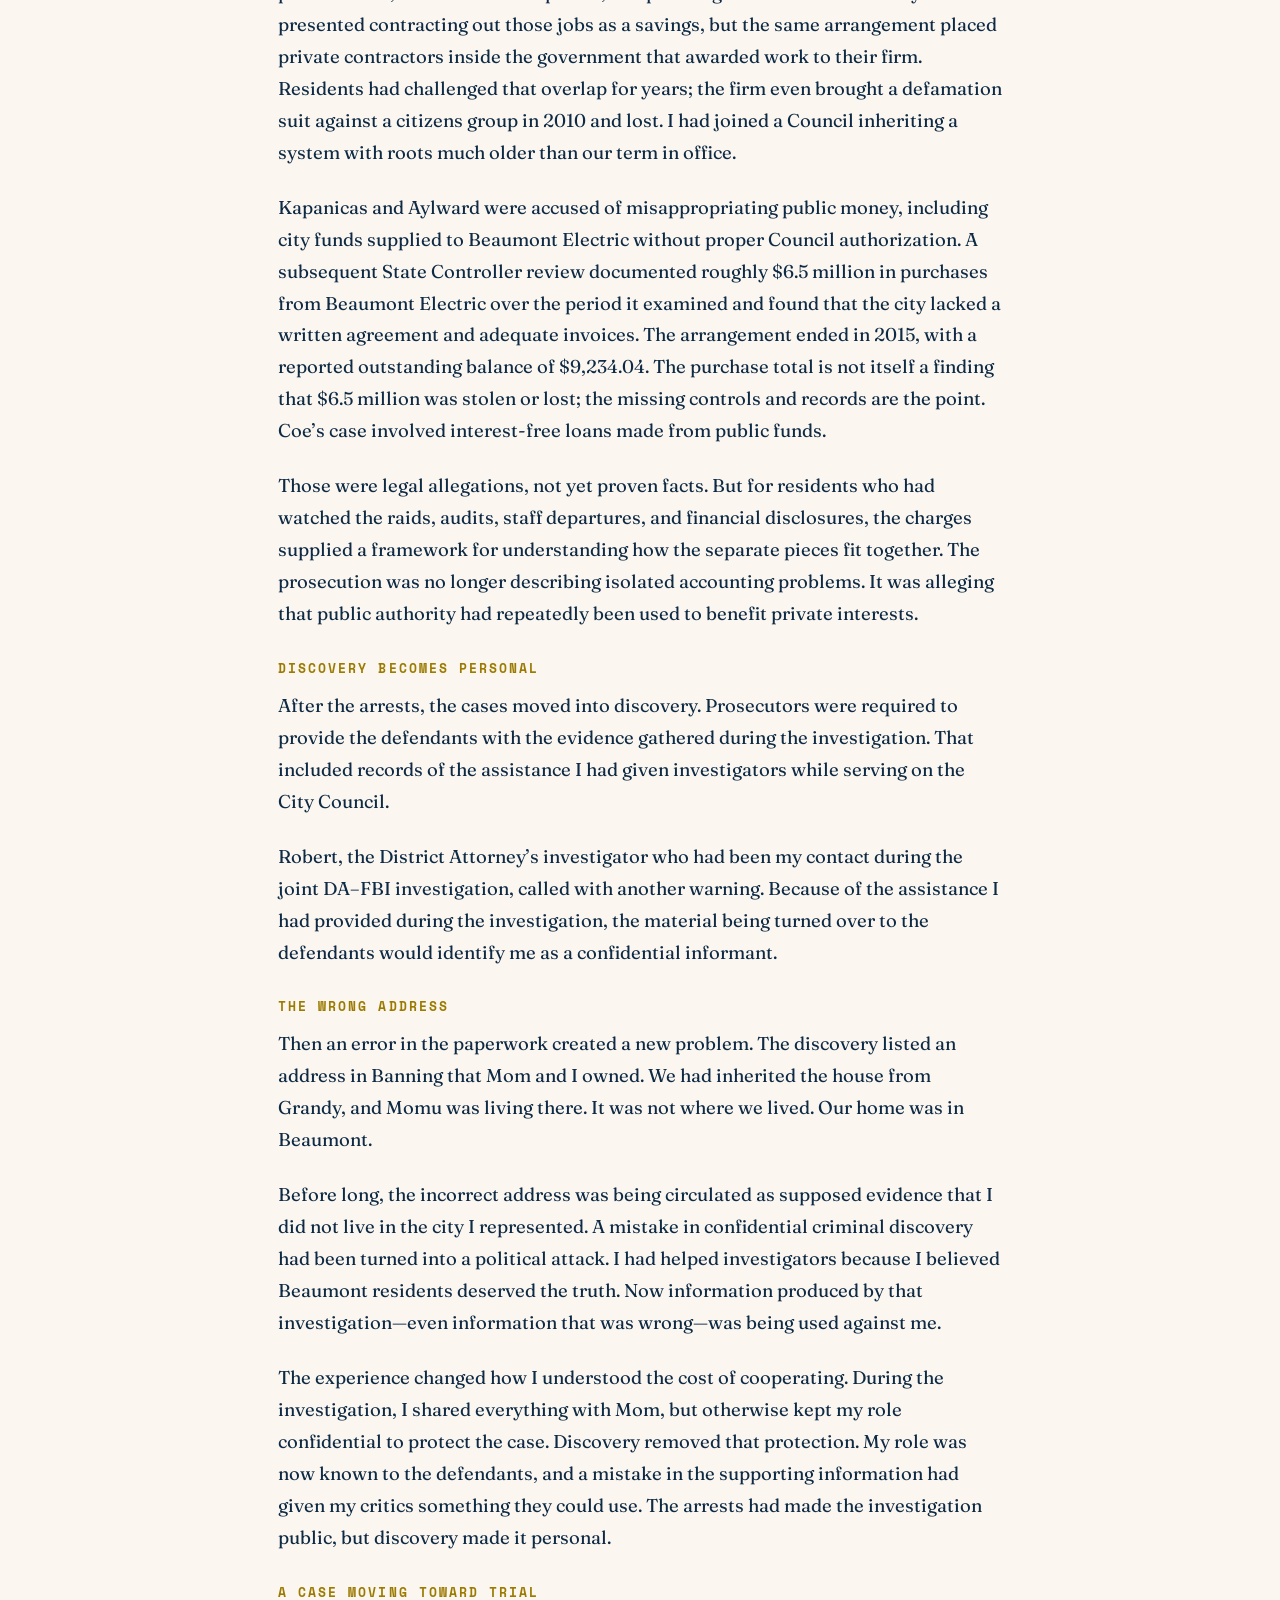
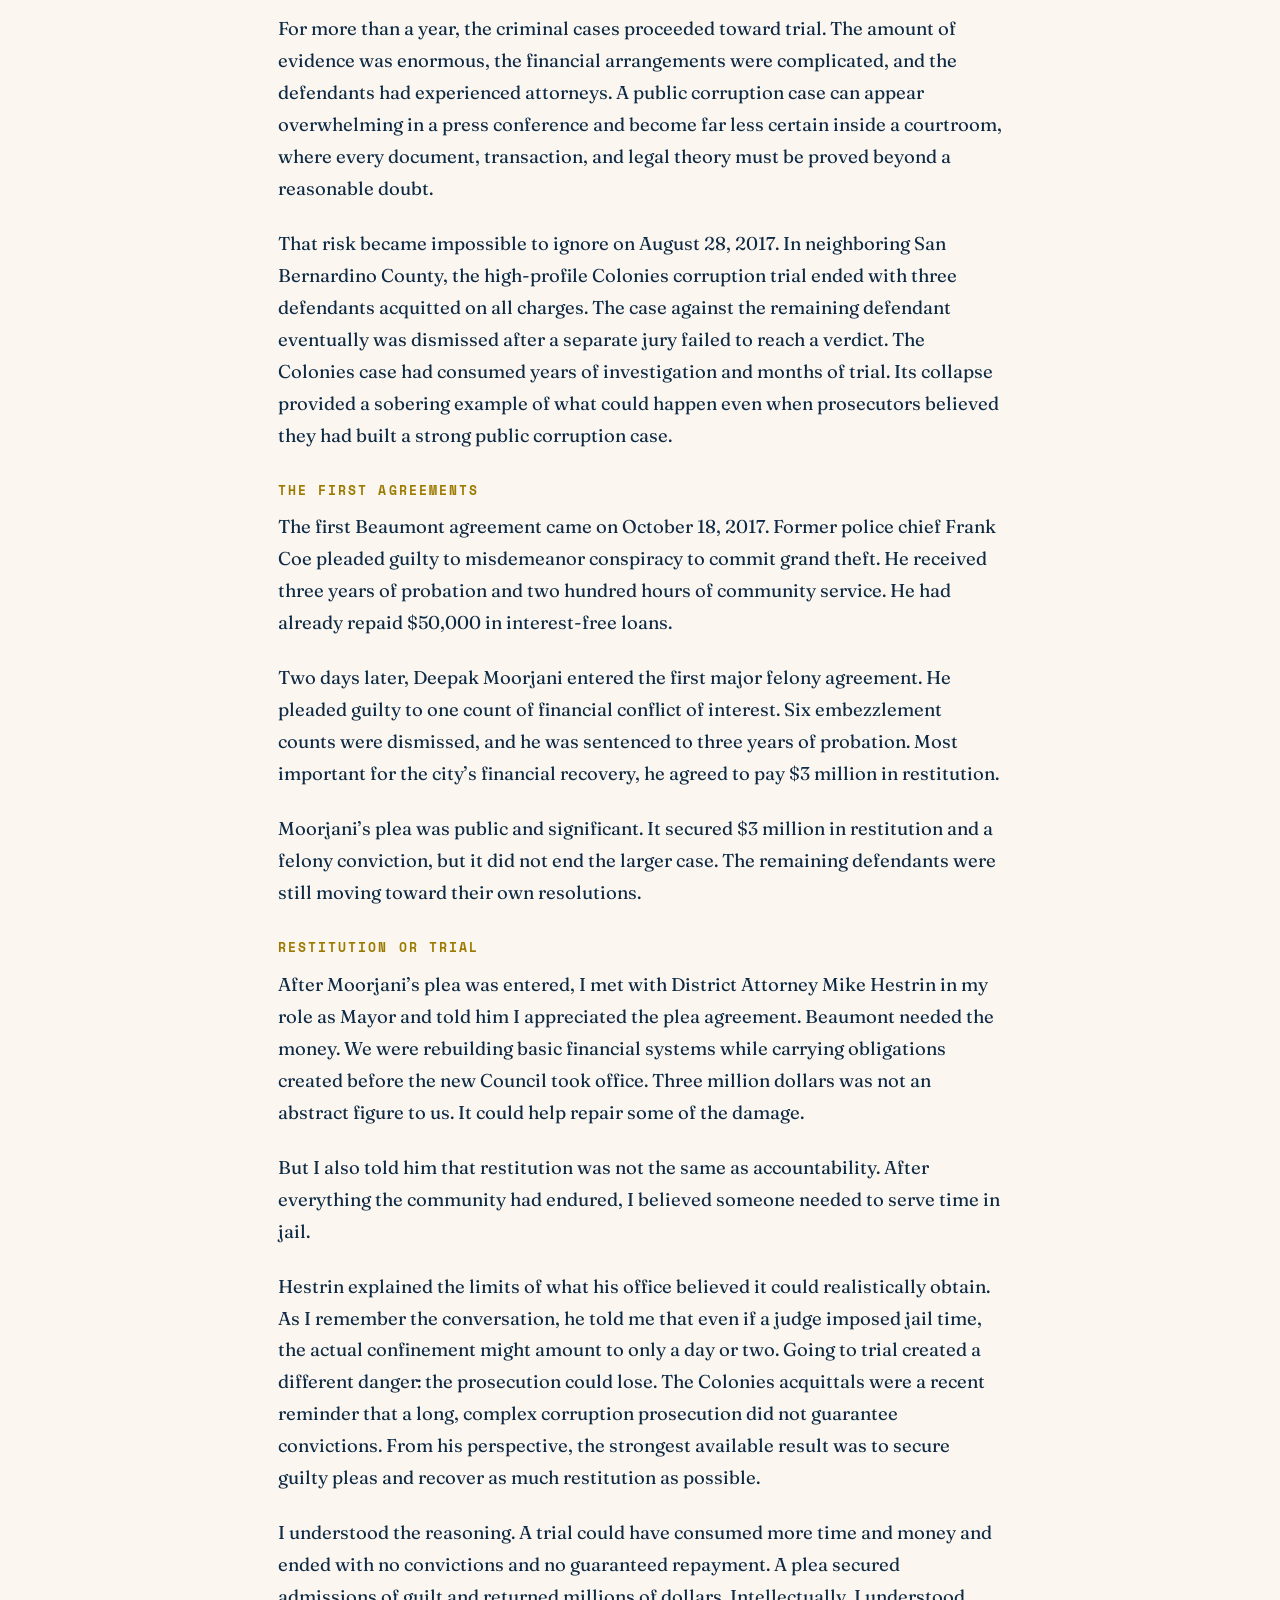
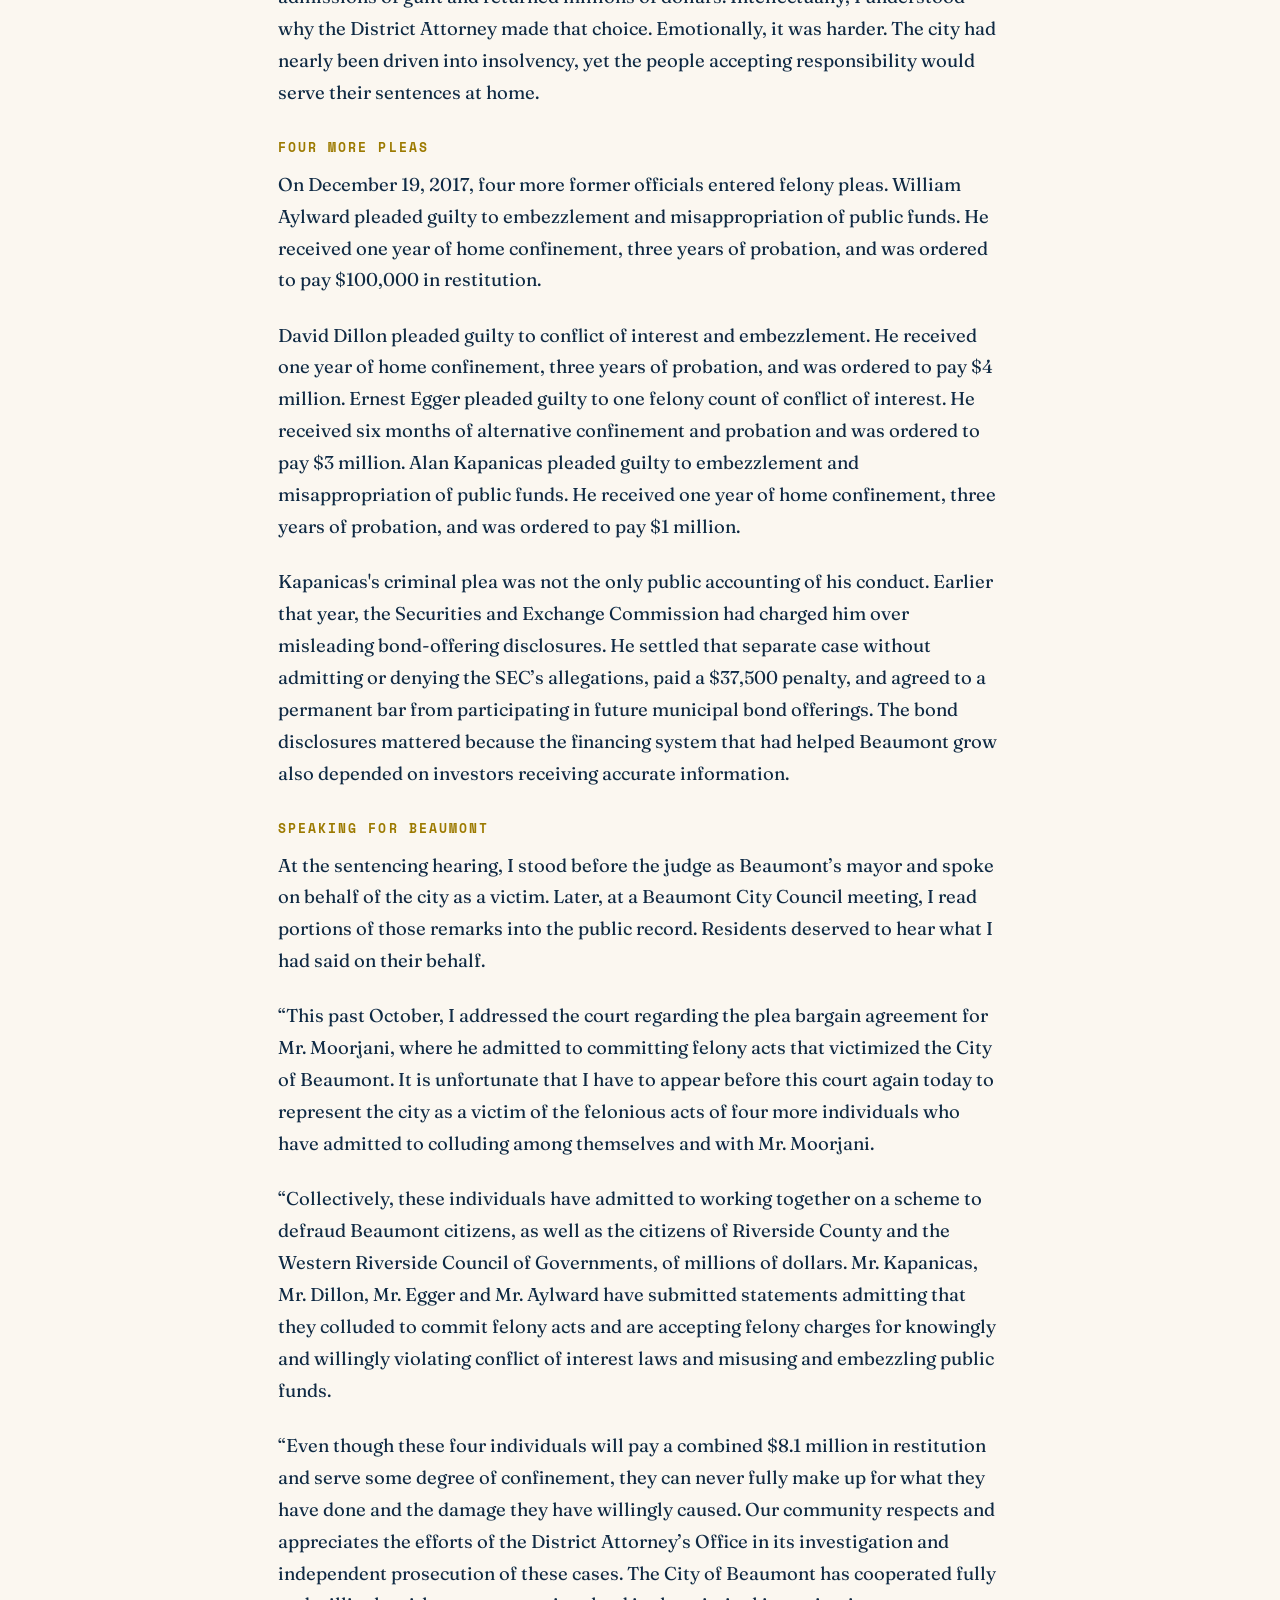
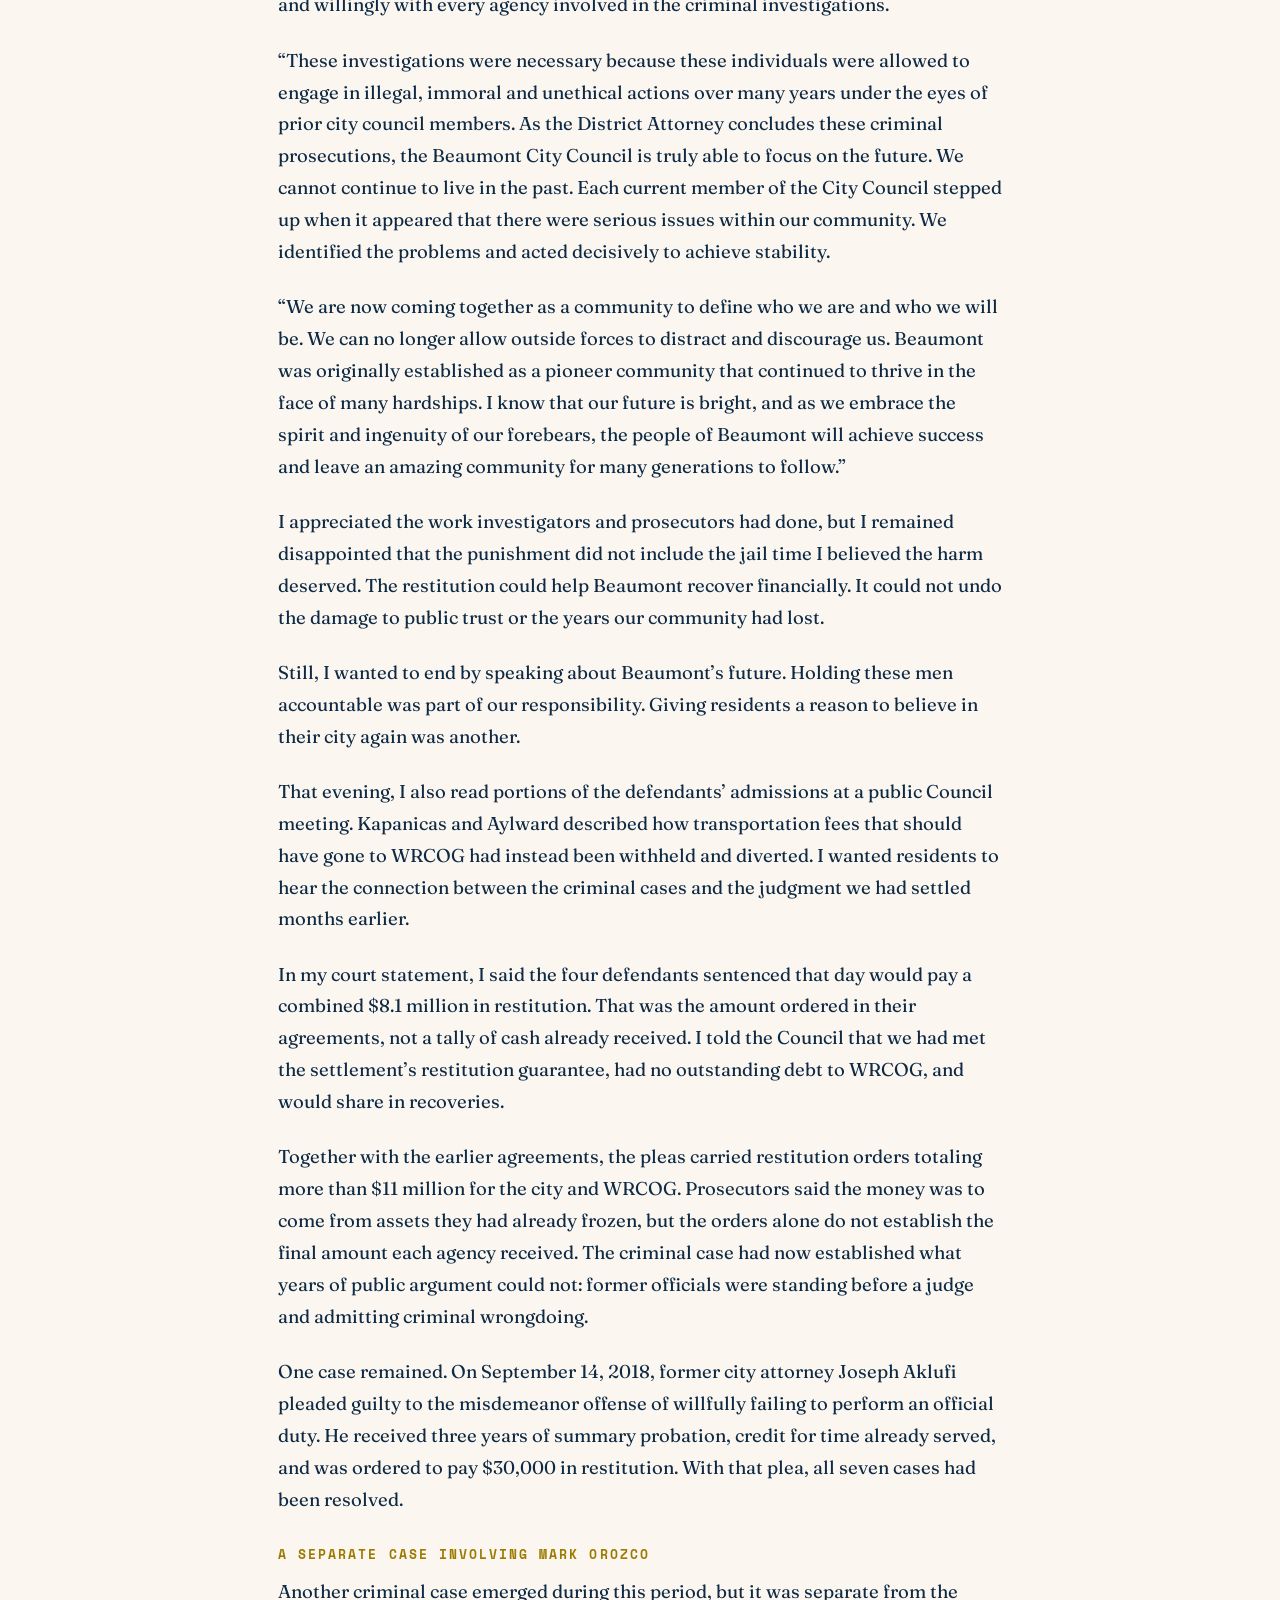
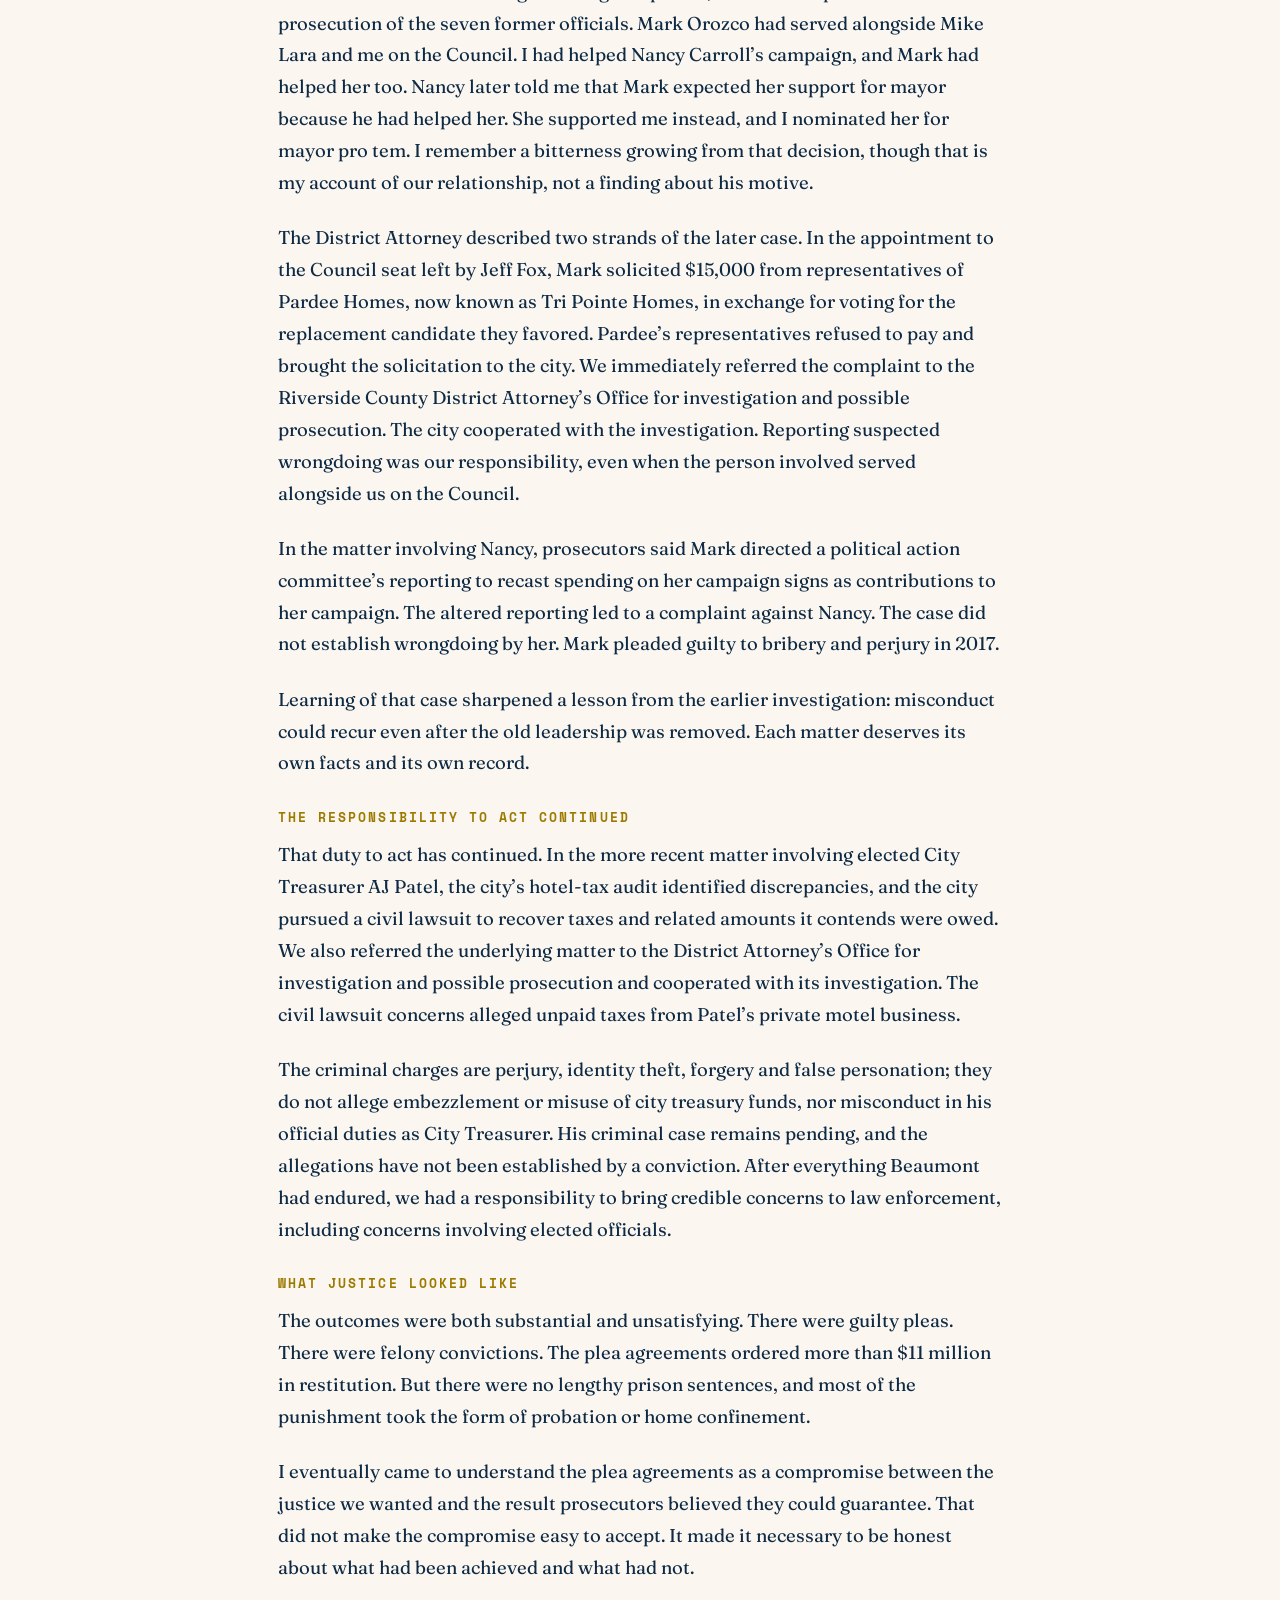
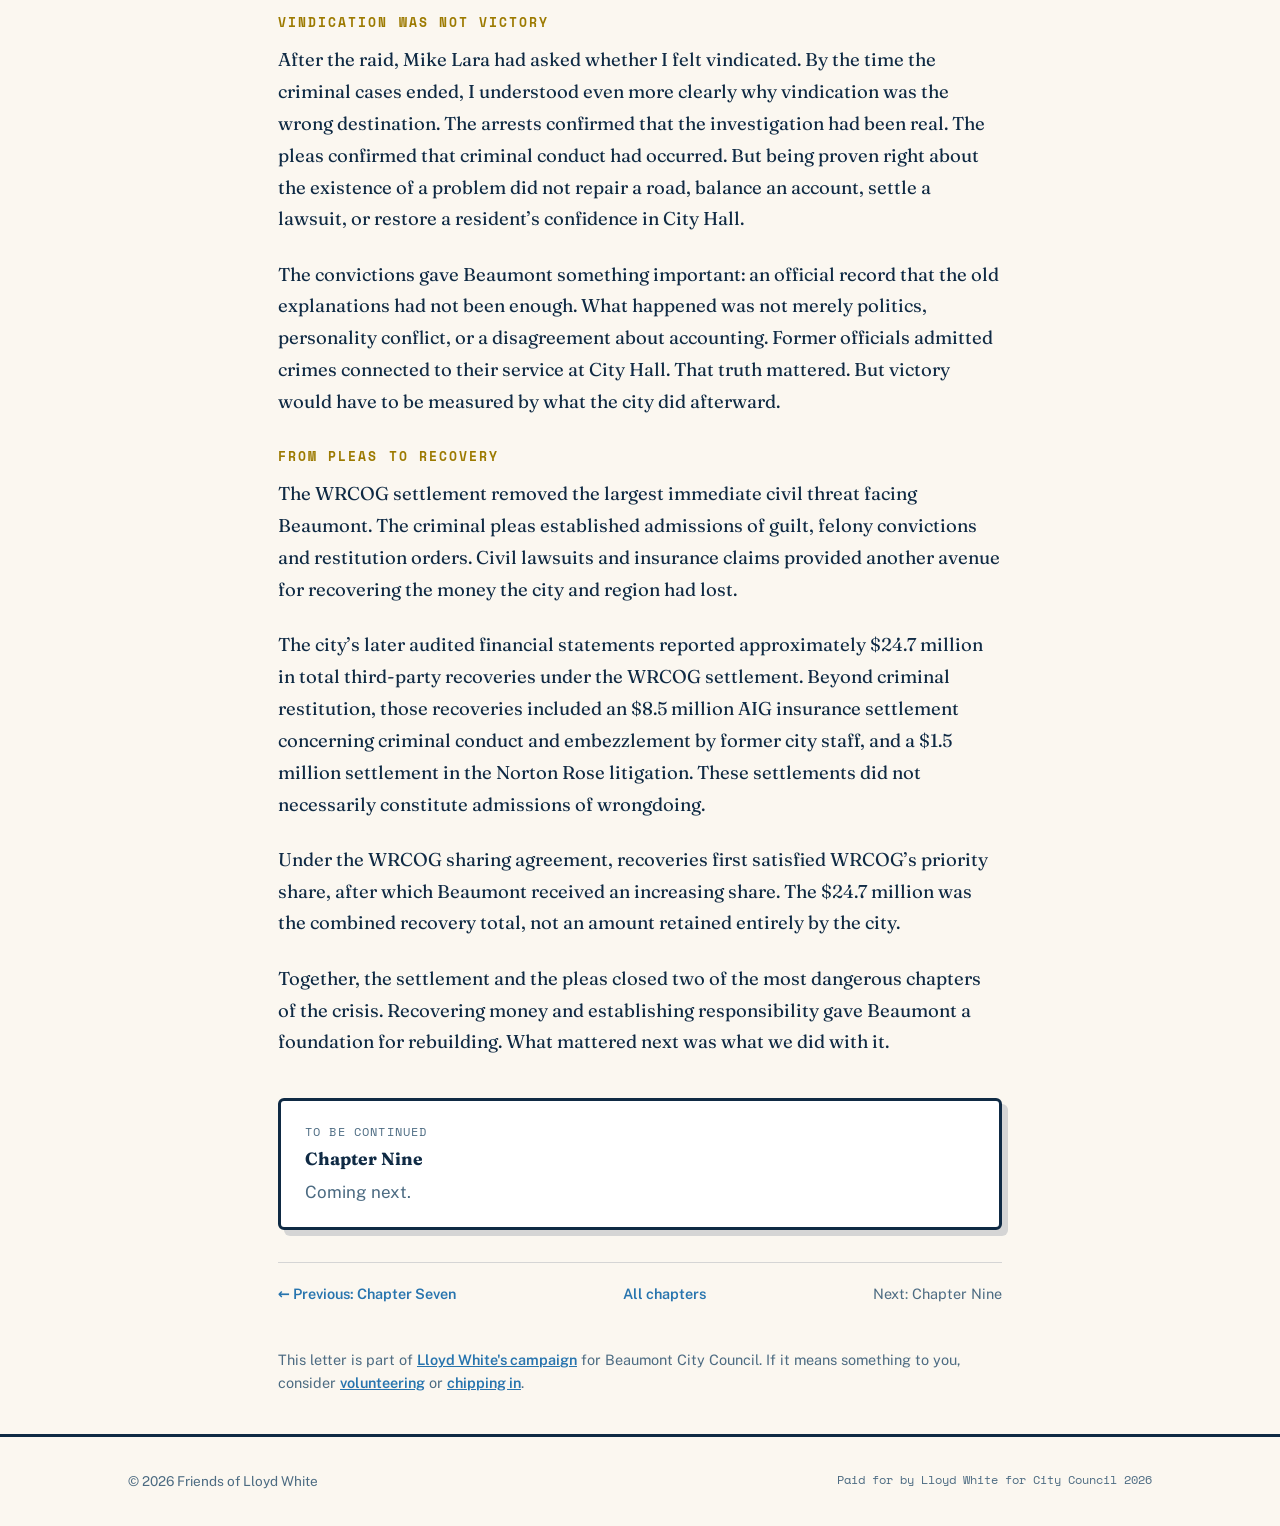
<file: chapter-08.html>
<!DOCTYPE html>
<html lang="en"><head>
<!-- Google tag (gtag.js) -->
<script async src="https://www.googletagmanager.com/gtag/js?id=G-0WGXLLVJK8"></script>
<script>
  window.dataLayer = window.dataLayer || [];
  function gtag(){dataLayer.push(arguments);}
  gtag('js', new Date());
  gtag('config', 'G-0WGXLLVJK8');
</script>
<meta charset="UTF-8"><meta name="viewport" content="width=device-width, initial-scale=1.0">
<title>Chapter Eight: Justice, Compromise, and the Plea Bargains — Lloyd White</title>
<meta name="description" content="The guilty pleas, restitution orders and difficult compromises that shaped justice and recovery for Beaumont.">
<meta property="og:title" content="Chapter Eight: Justice, Compromise, and the Plea Bargains"><meta property="og:description" content="The guilty pleas, restitution orders and difficult compromises that shaped justice and recovery for Beaumont."><meta property="og:type" content="article"><meta property="og:image" content="https://lloydwhiteforbeaumont.com/lloyd-white.jpg"><meta property="og:url" content="https://lloydwhiteforbeaumont.com/chapter-08.html"><link rel="canonical" href="https://lloydwhiteforbeaumont.com/chapter-08.html"><link rel="stylesheet" href="style.css"></head>
<body class="reading">
<nav class="site-nav"><div class="wrap"><a href="index.html" class="brand">Lloyd White <strong>&bull;</strong> Beaumont City Council</a><ul class="nav-links"><li><a href="index.html" class="nav-home" aria-label="Home"><svg viewBox="0 0 24 24" width="20" height="20" aria-hidden="true" focusable="false"><path fill="currentColor" d="M12 3 2 12h3v8h6v-5h2v5h6v-8h3z"/></svg></a></li><li><a href="chapter-08.html" class="active">The Letter</a></li><li><a href="index.html#yard-signs" class="btn-donate">Yard Signs</a></li><li><a href="volunteer.html" class="btn-donate">Volunteer</a></li><li><a href="donate.html" class="btn-donate">Donate</a></li></ul></div></nav>
<nav class="chapter-index" aria-label="Chapters in this letter"><span class="chapter-index-label">Chapters</span><ol><li><a href="chapter-01.html">1</a></li><li><a href="chapter-02.html">2</a></li><li><a href="chapter-03.html">3</a></li><li><a href="chapter-04.html">4</a></li><li><a href="chapter-05.html">5</a></li><li><a href="chapter-06.html">6</a></li><li><a href="chapter-07.html">7</a></li><li><a href="chapter-08.html" aria-current="page">8</a></li></ol><a class="chapter-index-all" href="story.html">All chapters &amp; schedule &rarr;</a></nav>
<article class="chapter"><div class="chapter-head"><span class="kicker">A Letter to My Kids &nbsp;&middot;&nbsp; Chapter Eight</span><h1>Justice, Compromise, and the Plea Bargains</h1><div class="byline"><img class="byline-photo" src="lloyd-white.jpg" alt="Lloyd White"><div><b>Lloyd White</b><span>Beaumont City Council</span></div></div><p class="chapter-dateline">Published Thursday, October 8, 2026 &nbsp;&middot;&nbsp; 14 min read</p></div>
<div class="chapter-body">
<h2>The Criminal Cases Move Forward</h2>
<p>The WRCOG settlement gave Beaumont a path out of the largest civil judgment hanging over the city. But it did not resolve the criminal cases. Those cases had become public the previous year, when the Riverside County District Attorney’s Office announced charges against seven former Beaumont officials. Six were arrested that day, and Ernest Egger surrendered the following day. The arrests made clear that investigators believed what had happened in Beaumont was not simply poor management or careless accounting. The WRCOG settlement addressed whether the city could survive financially. The criminal cases would address who would accept legal responsibility.</p>
<p>The criminal complaint contained thirty-seven counts. The allegations included embezzlement by public officials, misappropriation of public funds, conspiracy, and financial conflicts of interest. Prosecutors placed the alleged losses at nearly $43 million. The names were familiar: former city manager Alan Kapanicas, former finance director William Aylward, former city attorney Joseph Aklufi, former public works director Deepak Moorjani, former economic development director David Dillon, former planning director Ernest Egger, and former police chief Frank Coe.</p>
<p>The arrests mattered, but they were not convictions. Each defendant was entitled to challenge the evidence, and the prosecution still had to prove its case. The city had a different responsibility. We had to cooperate with investigators, protect Beaumont’s interests, and continue rebuilding a government already carrying the financial consequences of the conduct described in the complaint.</p>
<h2>What the Charges Alleged</h2>
<p>The complaint brought several parts of the story together. Prosecutors alleged that transportation mitigation fees collected from developers had not been transferred to the Western Riverside Council of Governments as required. Moorjani, Dillon, and Egger were accused of using their public positions while benefiting Urban Logic Consultants, the private company through which they also performed work for the city.</p>
<p>A Press-Enterprise account after the City Hall raid traced Urban Logic’s relationship with Beaumont to 1993. By the mid-1990s, its people were filling the public works, economic development, and planning director roles. The city had presented contracting out those jobs as a savings, but the same arrangement placed private contractors inside the government that awarded work to their firm. Residents had challenged that overlap for years; the firm even brought a defamation suit against a citizens group in 2010 and lost. I had joined a Council inheriting a system with roots much older than our term in office.</p>
<p>Kapanicas and Aylward were accused of misappropriating public money, including city funds supplied to Beaumont Electric without proper Council authorization. A subsequent State Controller review documented roughly $6.5 million in purchases from Beaumont Electric over the period it examined and found that the city lacked a written agreement and adequate invoices. The arrangement ended in 2015, with a reported outstanding balance of $9,234.04. The purchase total is not itself a finding that $6.5 million was stolen or lost; the missing controls and records are the point. Coe’s case involved interest-free loans made from public funds.</p>
<p>Those were legal allegations, not yet proven facts. But for residents who had watched the raids, audits, staff departures, and financial disclosures, the charges supplied a framework for understanding how the separate pieces fit together. The prosecution was no longer describing isolated accounting problems. It was alleging that public authority had repeatedly been used to benefit private interests.</p>
<h2>Discovery Becomes Personal</h2>
<p>After the arrests, the cases moved into discovery. Prosecutors were required to provide the defendants with the evidence gathered during the investigation. That included records of the assistance I had given investigators while serving on the City Council.</p>
<p>Robert, the District Attorney’s investigator who had been my contact during the joint DA–FBI investigation, called with another warning. Because of the assistance I had provided during the investigation, the material being turned over to the defendants would identify me as a confidential informant.</p>
<h2>The Wrong Address</h2>
<p>Then an error in the paperwork created a new problem. The discovery listed an address in Banning that Mom and I owned. We had inherited the house from Grandy, and Momu was living there. It was not where we lived. Our home was in Beaumont.</p>
<p>Before long, the incorrect address was being circulated as supposed evidence that I did not live in the city I represented. A mistake in confidential criminal discovery had been turned into a political attack. I had helped investigators because I believed Beaumont residents deserved the truth. Now information produced by that investigation—even information that was wrong—was being used against me.</p>
<p>The experience changed how I understood the cost of cooperating. During the investigation, I shared everything with Mom, but otherwise kept my role confidential to protect the case. Discovery removed that protection. My role was now known to the defendants, and a mistake in the supporting information had given my critics something they could use. The arrests had made the investigation public, but discovery made it personal.</p>
<h2>A Case Moving Toward Trial</h2>
<p>For more than a year, the criminal cases proceeded toward trial. The amount of evidence was enormous, the financial arrangements were complicated, and the defendants had experienced attorneys. A public corruption case can appear overwhelming in a press conference and become far less certain inside a courtroom, where every document, transaction, and legal theory must be proved beyond a reasonable doubt.</p>
<p>That risk became impossible to ignore on August 28, 2017. In neighboring San Bernardino County, the high-profile Colonies corruption trial ended with three defendants acquitted on all charges. The case against the remaining defendant eventually was dismissed after a separate jury failed to reach a verdict. The Colonies case had consumed years of investigation and months of trial. Its collapse provided a sobering example of what could happen even when prosecutors believed they had built a strong public corruption case.</p>
<h2>The First Agreements</h2>
<p>The first Beaumont agreement came on October 18, 2017. Former police chief Frank Coe pleaded guilty to misdemeanor conspiracy to commit grand theft. He received three years of probation and two hundred hours of community service. He had already repaid $50,000 in interest-free loans.</p>
<p>Two days later, Deepak Moorjani entered the first major felony agreement. He pleaded guilty to one count of financial conflict of interest. Six embezzlement counts were dismissed, and he was sentenced to three years of probation. Most important for the city’s financial recovery, he agreed to pay $3 million in restitution.</p>
<p>Moorjani’s plea was public and significant. It secured $3 million in restitution and a felony conviction, but it did not end the larger case. The remaining defendants were still moving toward their own resolutions.</p>
<h2>Restitution or Trial</h2>
<p>After Moorjani’s plea was entered, I met with District Attorney Mike Hestrin in my role as Mayor and told him I appreciated the plea agreement. Beaumont needed the money. We were rebuilding basic financial systems while carrying obligations created before the new Council took office. Three million dollars was not an abstract figure to us. It could help repair some of the damage.</p>
<p>But I also told him that restitution was not the same as accountability. After everything the community had endured, I believed someone needed to serve time in jail.</p>
<p>Hestrin explained the limits of what his office believed it could realistically obtain. As I remember the conversation, he told me that even if a judge imposed jail time, the actual confinement might amount to only a day or two. Going to trial created a different danger: the prosecution could lose. The Colonies acquittals were a recent reminder that a long, complex corruption prosecution did not guarantee convictions. From his perspective, the strongest available result was to secure guilty pleas and recover as much restitution as possible.</p>
<p>I understood the reasoning. A trial could have consumed more time and money and ended with no convictions and no guaranteed repayment. A plea secured admissions of guilt and returned millions of dollars. Intellectually, I understood why the District Attorney made that choice. Emotionally, it was harder. The city had nearly been driven into insolvency, yet the people accepting responsibility would serve their sentences at home.</p>
<h2>Four More Pleas</h2>
<p>On December 19, 2017, four more former officials entered felony pleas. William Aylward pleaded guilty to embezzlement and misappropriation of public funds. He received one year of home confinement, three years of probation, and was ordered to pay $100,000 in restitution.</p>
<p>David Dillon pleaded guilty to conflict of interest and embezzlement. He received one year of home confinement, three years of probation, and was ordered to pay $4 million. Ernest Egger pleaded guilty to one felony count of conflict of interest. He received six months of alternative confinement and probation and was ordered to pay $3 million. Alan Kapanicas pleaded guilty to embezzlement and misappropriation of public funds. He received one year of home confinement, three years of probation, and was ordered to pay $1 million.</p>
<p>Kapanicas&#x27;s criminal plea was not the only public accounting of his conduct. Earlier that year, the Securities and Exchange Commission had charged him over misleading bond-offering disclosures. He settled that separate case without admitting or denying the SEC’s allegations, paid a $37,500 penalty, and agreed to a permanent bar from participating in future municipal bond offerings. The bond disclosures mattered because the financing system that had helped Beaumont grow also depended on investors receiving accurate information.</p>
<h2>Speaking for Beaumont</h2>
<p>At the sentencing hearing, I stood before the judge as Beaumont’s mayor and spoke on behalf of the city as a victim. Later, at a Beaumont City Council meeting, I read portions of those remarks into the public record. Residents deserved to hear what I had said on their behalf.</p>
<p>“This past October, I addressed the court regarding the plea bargain agreement for Mr. Moorjani, where he admitted to committing felony acts that victimized the City of Beaumont. It is unfortunate that I have to appear before this court again today to represent the city as a victim of the felonious acts of four more individuals who have admitted to colluding among themselves and with Mr. Moorjani.</p>
<p>“Collectively, these individuals have admitted to working together on a scheme to defraud Beaumont citizens, as well as the citizens of Riverside County and the Western Riverside Council of Governments, of millions of dollars. Mr. Kapanicas, Mr. Dillon, Mr. Egger and Mr. Aylward have submitted statements admitting that they colluded to commit felony acts and are accepting felony charges for knowingly and willingly violating conflict of interest laws and misusing and embezzling public funds.</p>
<p>“Even though these four individuals will pay a combined $8.1 million in restitution and serve some degree of confinement, they can never fully make up for what they have done and the damage they have willingly caused. Our community respects and appreciates the efforts of the District Attorney’s Office in its investigation and independent prosecution of these cases. The City of Beaumont has cooperated fully and willingly with every agency involved in the criminal investigations.</p>
<p>“These investigations were necessary because these individuals were allowed to engage in illegal, immoral and unethical actions over many years under the eyes of prior city council members. As the District Attorney concludes these criminal prosecutions, the Beaumont City Council is truly able to focus on the future. We cannot continue to live in the past. Each current member of the City Council stepped up when it appeared that there were serious issues within our community. We identified the problems and acted decisively to achieve stability.</p>
<p>“We are now coming together as a community to define who we are and who we will be. We can no longer allow outside forces to distract and discourage us. Beaumont was originally established as a pioneer community that continued to thrive in the face of many hardships. I know that our future is bright, and as we embrace the spirit and ingenuity of our forebears, the people of Beaumont will achieve success and leave an amazing community for many generations to follow.”</p>
<p>I appreciated the work investigators and prosecutors had done, but I remained disappointed that the punishment did not include the jail time I believed the harm deserved. The restitution could help Beaumont recover financially. It could not undo the damage to public trust or the years our community had lost.</p>
<p>Still, I wanted to end by speaking about Beaumont’s future. Holding these men accountable was part of our responsibility. Giving residents a reason to believe in their city again was another.</p>
<p>That evening, I also read portions of the defendants’ admissions at a public Council meeting. Kapanicas and Aylward described how transportation fees that should have gone to WRCOG had instead been withheld and diverted. I wanted residents to hear the connection between the criminal cases and the judgment we had settled months earlier.</p>
<p>In my court statement, I said the four defendants sentenced that day would pay a combined $8.1 million in restitution. That was the amount ordered in their agreements, not a tally of cash already received. I told the Council that we had met the settlement’s restitution guarantee, had no outstanding debt to WRCOG, and would share in recoveries.</p>
<p>Together with the earlier agreements, the pleas carried restitution orders totaling more than $11 million for the city and WRCOG. Prosecutors said the money was to come from assets they had already frozen, but the orders alone do not establish the final amount each agency received. The criminal case had now established what years of public argument could not: former officials were standing before a judge and admitting criminal wrongdoing.</p>
<p>One case remained. On September 14, 2018, former city attorney Joseph Aklufi pleaded guilty to the misdemeanor offense of willfully failing to perform an official duty. He received three years of summary probation, credit for time already served, and was ordered to pay $30,000 in restitution. With that plea, all seven cases had been resolved.</p>
<h2>A Separate Case Involving Mark Orozco</h2>
<p>Another criminal case emerged during this period, but it was separate from the prosecution of the seven former officials. Mark Orozco had served alongside Mike Lara and me on the Council. I had helped Nancy Carroll’s campaign, and Mark had helped her too. Nancy later told me that Mark expected her support for mayor because he had helped her. She supported me instead, and I nominated her for mayor pro tem. I remember a bitterness growing from that decision, though that is my account of our relationship, not a finding about his motive.</p>
<p>The District Attorney described two strands of the later case. In the appointment to the Council seat left by Jeff Fox, Mark solicited $15,000 from representatives of Pardee Homes, now known as Tri Pointe Homes, in exchange for voting for the replacement candidate they favored. Pardee’s representatives refused to pay and brought the solicitation to the city. We immediately referred the complaint to the Riverside County District Attorney’s Office for investigation and possible prosecution. The city cooperated with the investigation. Reporting suspected wrongdoing was our responsibility, even when the person involved served alongside us on the Council.</p>
<p>In the matter involving Nancy, prosecutors said Mark directed a political action committee’s reporting to recast spending on her campaign signs as contributions to her campaign. The altered reporting led to a complaint against Nancy. The case did not establish wrongdoing by her. Mark pleaded guilty to bribery and perjury in 2017.</p>
<p>Learning of that case sharpened a lesson from the earlier investigation: misconduct could recur even after the old leadership was removed. Each matter deserves its own facts and its own record.</p>
<h2>The Responsibility to Act Continued</h2>
<p>That duty to act has continued. In the more recent matter involving elected City Treasurer AJ Patel, the city’s hotel-tax audit identified discrepancies, and the city pursued a civil lawsuit to recover taxes and related amounts it contends were owed. We also referred the underlying matter to the District Attorney’s Office for investigation and possible prosecution and cooperated with its investigation. The civil lawsuit concerns alleged unpaid taxes from Patel’s private motel business.</p>
<p>The criminal charges are perjury, identity theft, forgery and false personation; they do not allege embezzlement or misuse of city treasury funds, nor misconduct in his official duties as City Treasurer. His criminal case remains pending, and the allegations have not been established by a conviction. After everything Beaumont had endured, we had a responsibility to bring credible concerns to law enforcement, including concerns involving elected officials.</p>
<h2>What Justice Looked Like</h2>
<p>The outcomes were both substantial and unsatisfying. There were guilty pleas. There were felony convictions. The plea agreements ordered more than $11 million in restitution. But there were no lengthy prison sentences, and most of the punishment took the form of probation or home confinement.</p>
<p>I eventually came to understand the plea agreements as a compromise between the justice we wanted and the result prosecutors believed they could guarantee. That did not make the compromise easy to accept. It made it necessary to be honest about what had been achieved and what had not.</p>
<h2>Vindication Was Not Victory</h2>
<p>After the raid, Mike Lara had asked whether I felt vindicated. By the time the criminal cases ended, I understood even more clearly why vindication was the wrong destination. The arrests confirmed that the investigation had been real. The pleas confirmed that criminal conduct had occurred. But being proven right about the existence of a problem did not repair a road, balance an account, settle a lawsuit, or restore a resident’s confidence in City Hall.</p>
<p>The convictions gave Beaumont something important: an official record that the old explanations had not been enough. What happened was not merely politics, personality conflict, or a disagreement about accounting. Former officials admitted crimes connected to their service at City Hall. That truth mattered. But victory would have to be measured by what the city did afterward.</p>
<h2>From Pleas to Recovery</h2>
<p>The WRCOG settlement removed the largest immediate civil threat facing Beaumont. The criminal pleas established admissions of guilt, felony convictions and restitution orders. Civil lawsuits and insurance claims provided another avenue for recovering the money the city and region had lost.</p>
<p>The city’s later audited financial statements reported approximately $24.7 million in total third-party recoveries under the WRCOG settlement. Beyond criminal restitution, those recoveries included an $8.5 million AIG insurance settlement concerning criminal conduct and embezzlement by former city staff, and a $1.5 million settlement in the Norton Rose litigation. These settlements did not necessarily constitute admissions of wrongdoing.</p>
<p>Under the WRCOG sharing agreement, recoveries first satisfied WRCOG’s priority share, after which Beaumont received an increasing share. The $24.7 million was the combined recovery total, not an amount retained entirely by the city.</p>
<p>Together, the settlement and the pleas closed two of the most dangerous chapters of the crisis. Recovering money and establishing responsibility gave Beaumont a foundation for rebuilding. What mattered next was what we did with it.</p>
</div>
<div class="chapter-continue"><span class="kicker">To be continued</span><strong>Chapter Nine</strong><p style="margin:6px 0 0; color:var(--slate);">Coming next.</p></div>
<nav class="chapter-nav"><a href="chapter-07.html">&larr; Previous: Chapter Seven</a><a href="story.html">All chapters</a><span class="muted">Next: Chapter Nine</span></nav></article>
<p class="chapter-campaign-note">This letter is part of <a href="index.html">Lloyd White&#39;s campaign</a> for Beaumont City Council. If it means something to you, consider <a href="volunteer.html">volunteering</a> or <a href="donate.html">chipping in</a>.</p>
<footer><div class="wrap"><span>&copy; 2026 Friends of Lloyd White</span><span class="disclaimer">Paid for by Lloyd White for City Council 2026</span></div></footer></body></html>
</file>
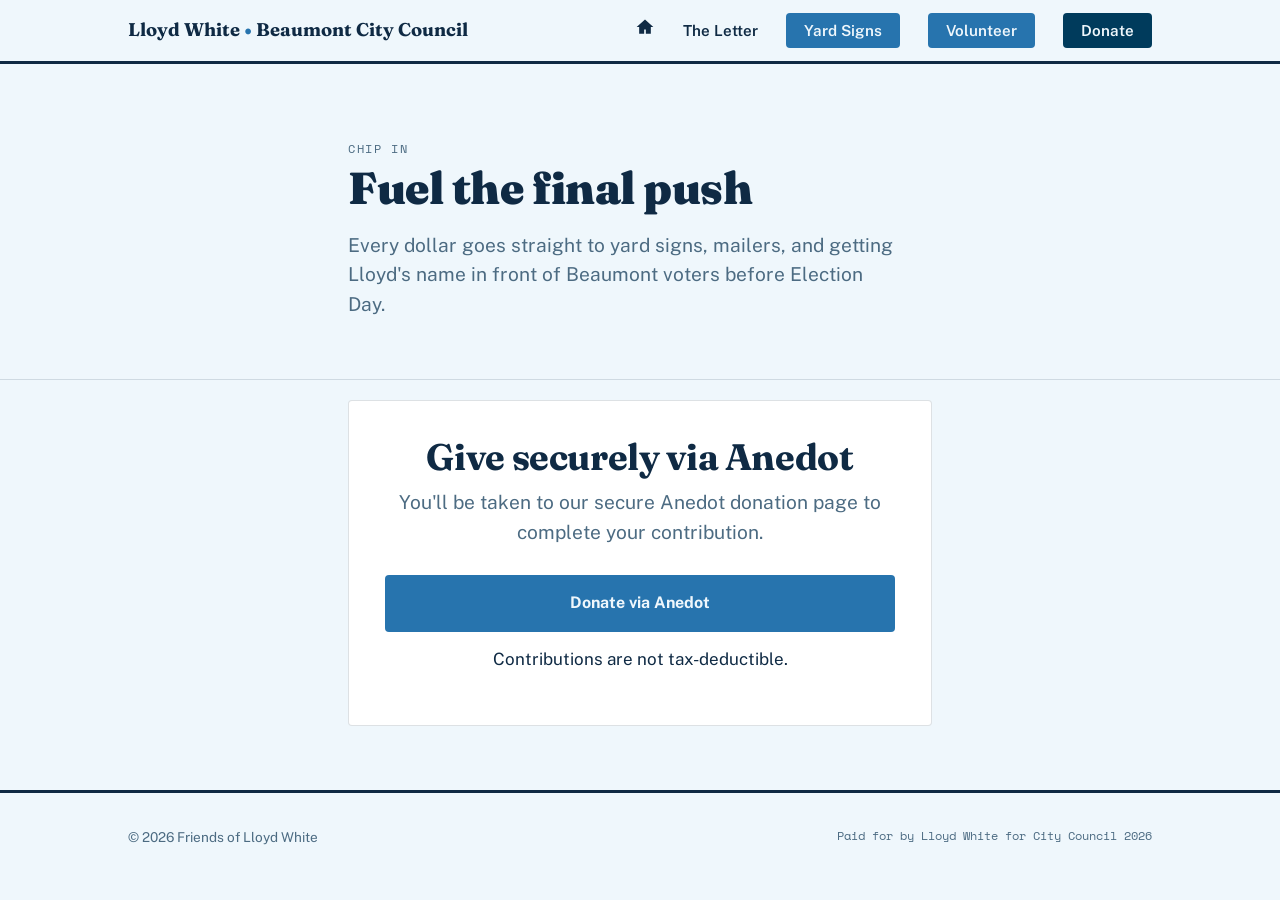
<file: donate.html>
<!DOCTYPE html>
<html lang="en">
<head>
<!-- Google tag (gtag.js) -->
<script async src="https://www.googletagmanager.com/gtag/js?id=G-0WGXLLVJK8"></script>
<script>
  window.dataLayer = window.dataLayer || [];
  function gtag(){dataLayer.push(arguments);}
  gtag('js', new Date());
  gtag('config', 'G-0WGXLLVJK8');
</script>
<meta charset="UTF-8">
<meta name="viewport" content="width=device-width, initial-scale=1.0">
<title>Donate — Lloyd White for Beaumont City Council</title>
<link rel="stylesheet" href="style.css">
</head>
<body>

<nav class="site-nav">
  <div class="wrap">
    <a href="index.html" class="brand">Lloyd White <strong>&bull;</strong> Beaumont City Council</a>
    <ul class="nav-links">
      <li><a href="index.html" class="nav-home" aria-label="Home"><svg viewBox="0 0 24 24" width="20" height="20" aria-hidden="true" focusable="false"><path fill="currentColor" d="M12 3 2 12h3v8h6v-5h2v5h6v-8h3z"/></svg></a></li>
      <li><a href="chapter-06.html">The Letter</a></li>
      <li><a href="index.html#yard-signs" class="btn-donate">Yard Signs</a></li>
      <li><a href="volunteer.html" class="btn-donate">Volunteer</a></li>
      <li><a href="donate.html" class="btn-donate active">Donate</a></li>
    </ul>
  </div>
</nav>

<header class="hero" style="padding-bottom:40px;">
  <div class="wrap" style="max-width:640px;">
    <span class="eyebrow">Chip in</span>
    <h1 style="font-size:clamp(2rem,4vw,2.8rem);">Fuel the final push</h1>
    <p class="hero-tagline">Every dollar goes straight to yard signs, mailers, and getting Lloyd's name in front of Beaumont voters before Election Day.</p>
  </div>
</header>

<section style="padding-top:20px;">
  <div class="wrap" style="max-width:640px;">

    <div class="form-card" style="text-align:center;">
      <h2 style="margin-bottom:0.3em;">Give securely via Anedot</h2>
      <p class="hero-tagline" style="margin:0 auto 28px;max-width:46ch;">You'll be taken to our secure Anedot donation page to complete your contribution.</p>
      <a href="https://secure.anedot.com/lloyd-for-city-council-2026/390f1b41-82e8-4b59-bba2-8278cec3f9cf" class="btn btn-primary" style="width:100%;" target="_blank" rel="noopener noreferrer">Donate via Anedot</a>
      <p class="hint" style="text-align:center;margin-top:14px;">Contributions are not tax-deductible.</p>
    </div>
  </div>
</section>

<footer>
  <div class="wrap">
    <span>&copy; 2026 Friends of Lloyd White</span>
    <span class="disclaimer">Paid for by Lloyd White for City Council 2026</span>
  </div>
</footer>

</body>
</html>
</file>
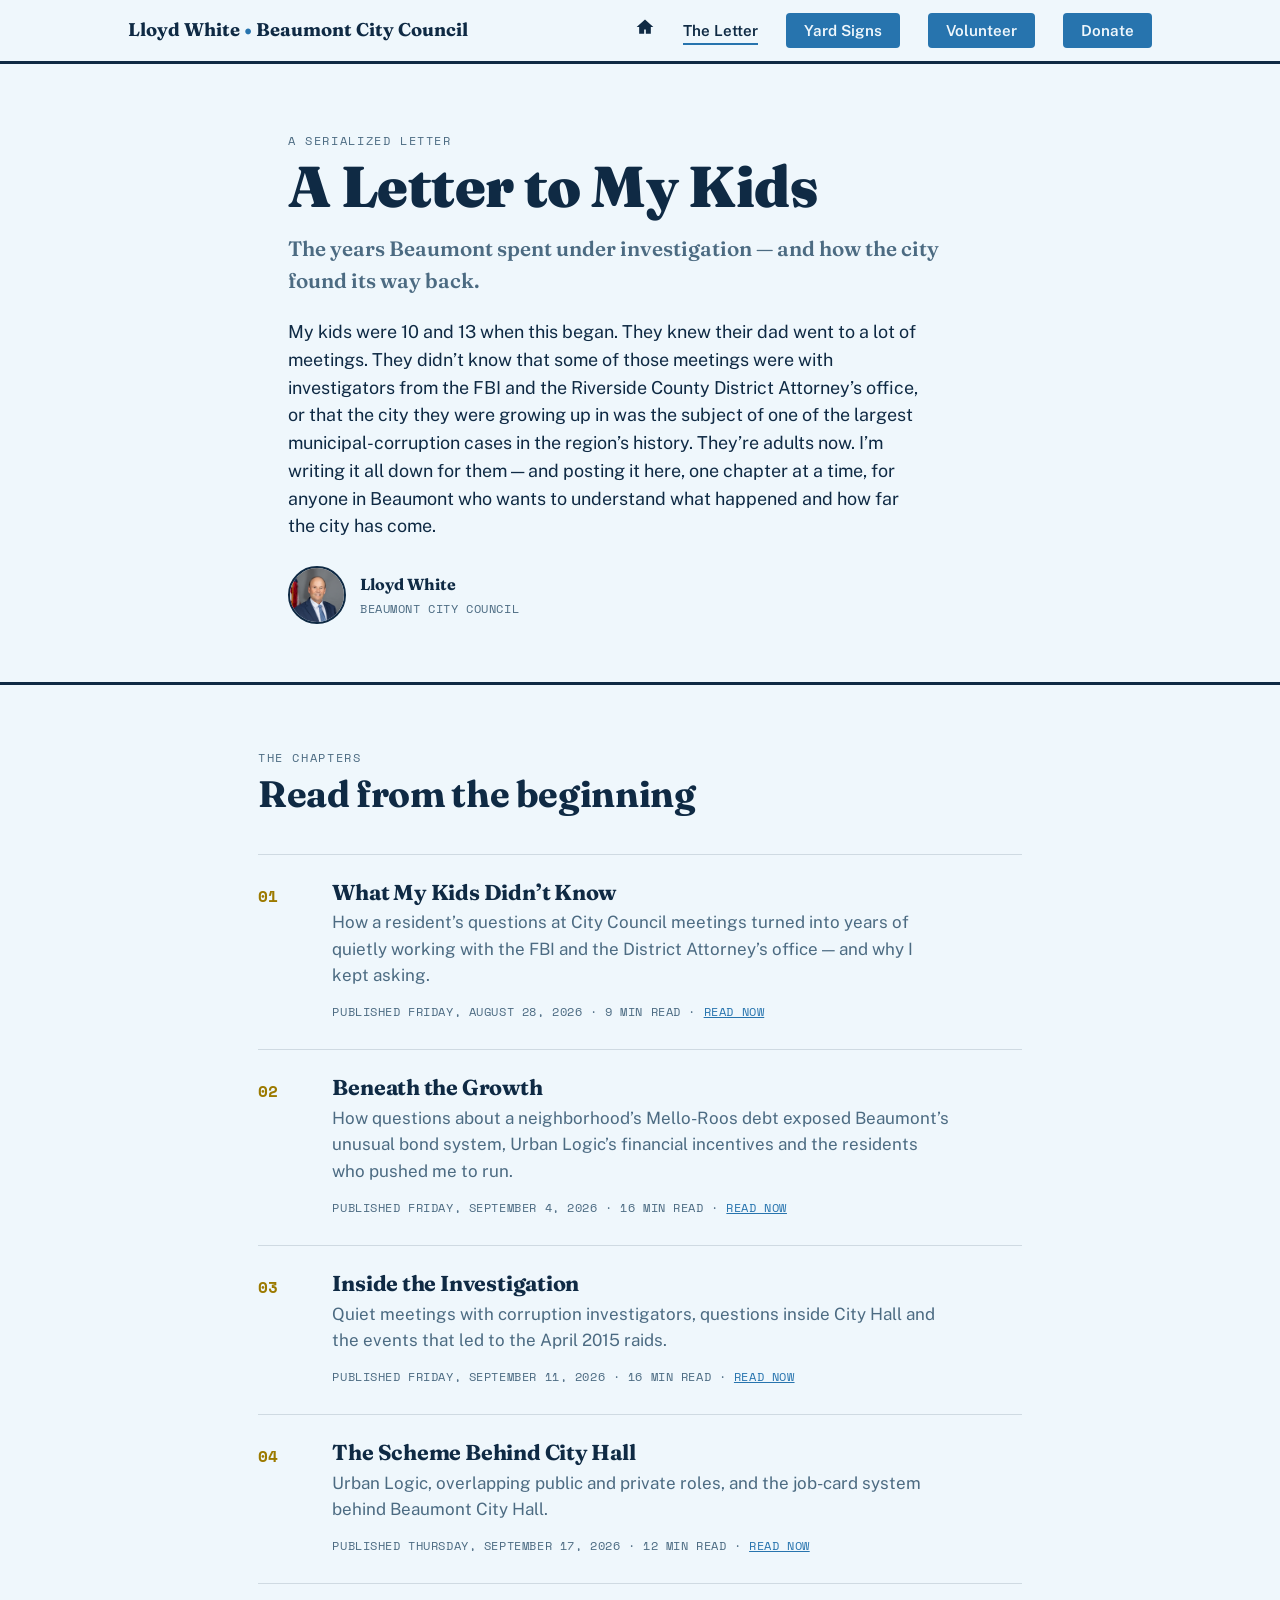
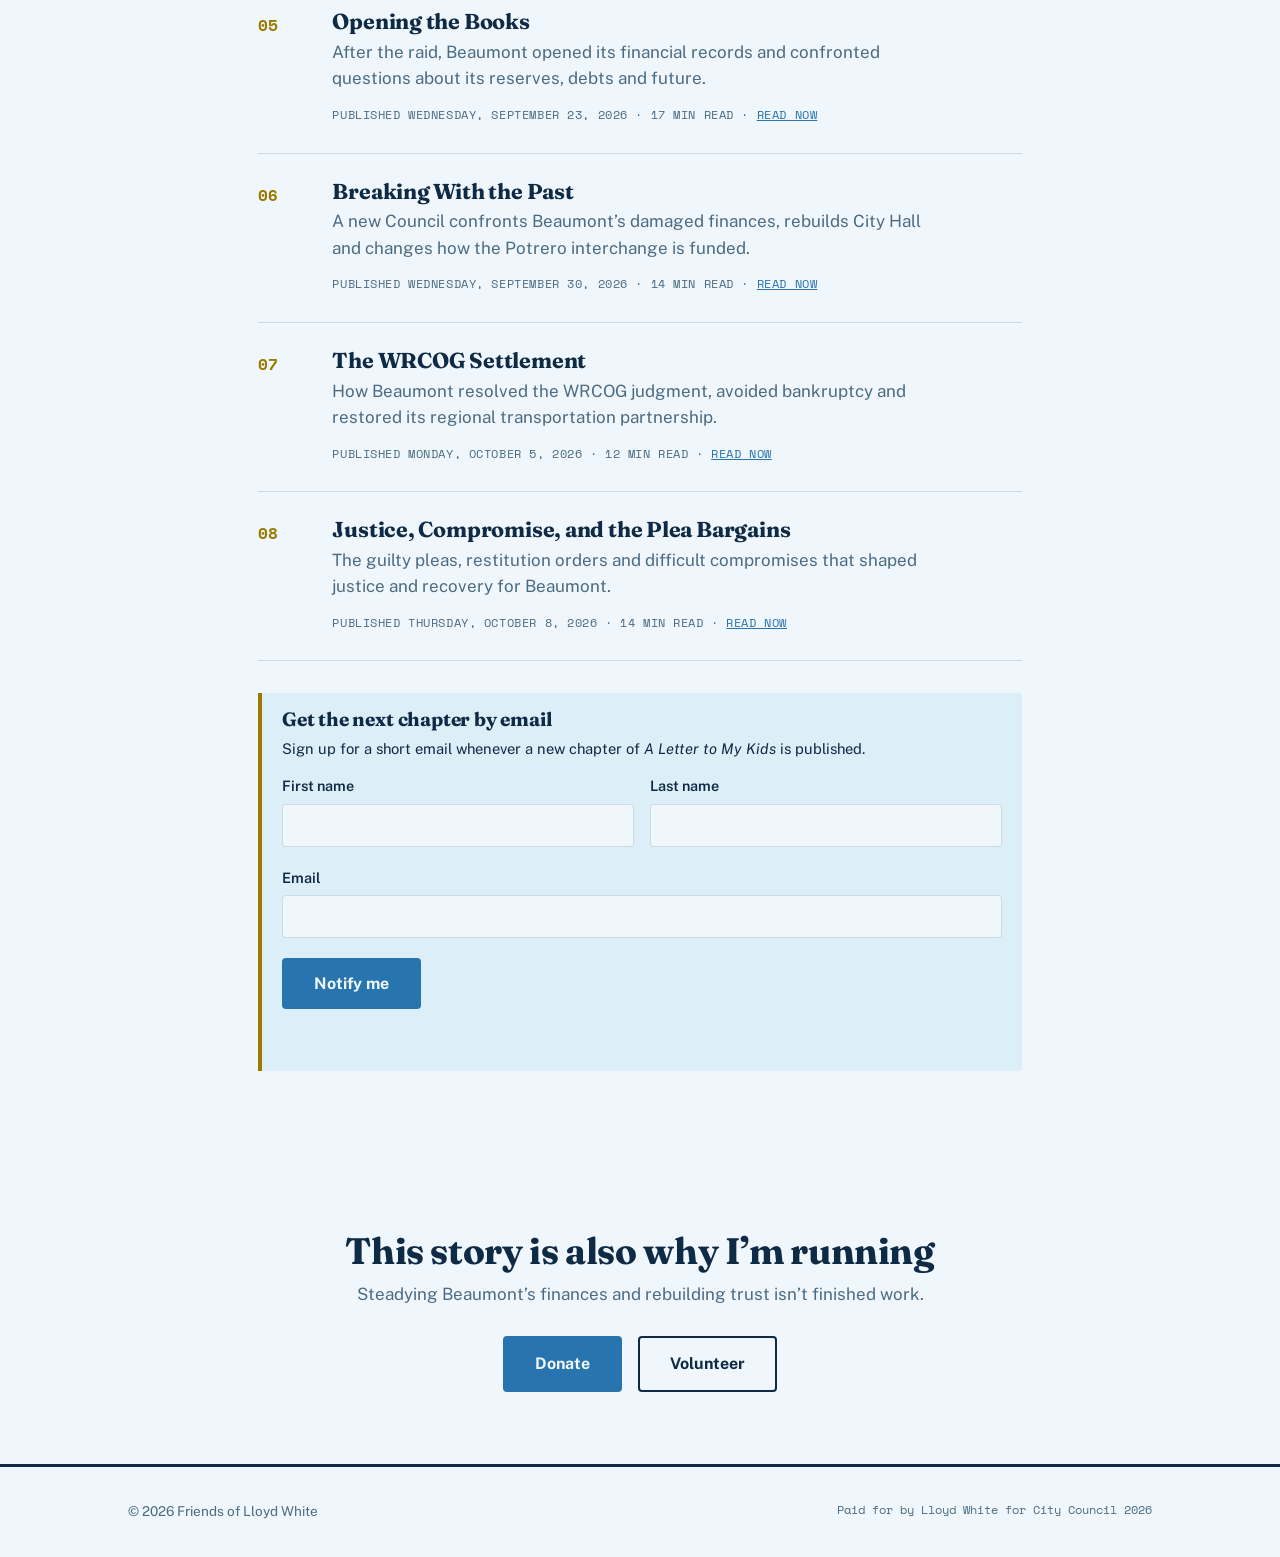
<file: story.html>
<!DOCTYPE html>
<html lang="en">
<head>
<!-- Google tag (gtag.js) -->
<script async src="https://www.googletagmanager.com/gtag/js?id=G-0WGXLLVJK8"></script>
<script>
  window.dataLayer = window.dataLayer || [];
  function gtag(){dataLayer.push(arguments);}
  gtag('js', new Date());
  gtag('config', 'G-0WGXLLVJK8');
</script>
<meta charset="UTF-8">
<meta name="viewport" content="width=device-width, initial-scale=1.0">
<title>A Letter to My Kids — Lloyd White</title>
<meta name="description" content="A serialized letter from Beaumont City Councilmember Lloyd White to his kids about the years the city spent under a public-corruption investigation — and how it recovered.">
<meta property="og:title" content="A Letter to My Kids — Lloyd White">
<meta property="og:description" content="The years Beaumont spent under investigation, told as a letter from a councilmember to his kids.">
<meta property="og:type" content="website">
<meta property="og:image" content="https://lloydwhiteforbeaumont.com/lloyd-white.jpg">
<link rel="stylesheet" href="style.css">
</head>
<body>

<nav class="site-nav">
  <div class="wrap">
    <a href="index.html" class="brand">Lloyd White <strong>&bull;</strong> Beaumont City Council</a>
    <ul class="nav-links">
      <li><a href="index.html" class="nav-home" aria-label="Home"><svg viewBox="0 0 24 24" width="20" height="20" aria-hidden="true" focusable="false"><path fill="currentColor" d="M12 3 2 12h3v8h6v-5h2v5h6v-8h3z"/></svg></a></li>
      <li><a href="chapter-08.html" class="active">The Letter</a></li>
      <li><a href="index.html#yard-signs" class="btn-donate">Yard Signs</a></li>
      <li><a href="volunteer.html" class="btn-donate">Volunteer</a></li>
      <li><a href="donate.html" class="btn-donate">Donate</a></li>
    </ul>
  </div>
</nav>

<header class="story-hero">
  <div class="wrap">
    <span class="eyebrow">A serialized letter</span>
    <h1>A Letter to My Kids</h1>
    <p class="subtitle">The years Beaumont spent under investigation &mdash; and how the city found its way back.</p>
    <p class="story-hero-dek">My kids were 10 and 13 when this began. They knew their dad went to a lot of meetings. They didn&rsquo;t know that some of those meetings were with investigators from the FBI and the Riverside County District Attorney&rsquo;s office, or that the city they were growing up in was the subject of one of the largest municipal-corruption cases in the region&rsquo;s history. They&rsquo;re adults now. I&rsquo;m writing it all down for them &mdash; and posting it here, one chapter at a time, for anyone in Beaumont who wants to understand what happened and how far the city has come.</p>

    <div class="byline">
      <img class="byline-photo" src="lloyd-white.jpg" alt="Lloyd White">
      <div>
        <b>Lloyd White</b>
        <span>Beaumont City Council</span>
      </div>
    </div>
  </div>
</header>

<section>
  <div class="wrap" style="max-width:820px;">
    <div class="section-head">
      <span class="eyebrow">The chapters</span>
      <h2>Read from the beginning</h2>
    </div>

    <ol class="chapter-list">
      <li>
        <span class="num">01</span>
        <div>
          <h3><a href="chapter-01.html">What My Kids Didn&rsquo;t Know</a></h3>
          <p>How a resident&rsquo;s questions at City Council meetings turned into years of quietly working with the FBI and the District Attorney&rsquo;s office &mdash; and why I kept asking.</p>
          <span class="status">Published Friday, August 28, 2026 &middot; 9 min read &middot; <a href="chapter-01.html">Read now</a></span>
        </div>
      </li>
      <li>
        <span class="num">02</span>
        <div>
          <h3><a href="chapter-02.html">Beneath the Growth</a></h3>
          <p>How questions about a neighborhood&rsquo;s Mello-Roos debt exposed Beaumont&rsquo;s unusual bond system, Urban Logic&rsquo;s financial incentives and the residents who pushed me to run.</p>
          <span class="status">Published Friday, September 4, 2026 &middot; 16 min read &middot; <a href="chapter-02.html">Read now</a></span>
        </div>
      </li>
      <li>
        <span class="num">03</span>
        <div>
          <h3><a href="chapter-03.html">Inside the Investigation</a></h3>
          <p>Quiet meetings with corruption investigators, questions inside City Hall and the events that led to the April 2015 raids.</p>
          <span class="status">Published Friday, September 11, 2026 &middot; 16 min read &middot; <a href="chapter-03.html">Read now</a></span>
        </div>
      </li>
      <li>
        <span class="num">04</span>
        <div>
          <h3><a href="chapter-04.html">The Scheme Behind City Hall</a></h3>
          <p>Urban Logic, overlapping public and private roles, and the job-card system behind Beaumont City Hall.</p>
          <span class="status">Published Thursday, September 17, 2026 &middot; 12 min read &middot; <a href="chapter-04.html">Read now</a></span>
        </div>
      </li>
      <li>
        <span class="num">05</span>
        <div>
          <h3><a href="chapter-05.html">Opening the Books</a></h3>
          <p>After the raid, Beaumont opened its financial records and confronted questions about its reserves, debts and future.</p>
          <span class="status">Published Wednesday, September 23, 2026 &middot; 17 min read &middot; <a href="chapter-05.html">Read now</a></span>
        </div>
      </li>
      <li>
        <span class="num">06</span>
        <div>
          <h3><a href="chapter-06.html">Breaking With the Past</a></h3>
          <p>A new Council confronts Beaumont&rsquo;s damaged finances, rebuilds City Hall and changes how the Potrero interchange is funded.</p>
          <span class="status">Published Wednesday, September 30, 2026 &middot; 14 min read &middot; <a href="chapter-06.html">Read now</a></span>
        </div>
      </li>
      <li><span class="num">07</span><div><h3><a href="chapter-07.html">The WRCOG Settlement</a></h3><p>How Beaumont resolved the WRCOG judgment, avoided bankruptcy and restored its regional transportation partnership.</p><span class="status">Published Monday, October 5, 2026 &middot; 12 min read &middot; <a href="chapter-07.html">Read now</a></span></div></li>
<li><span class="num">08</span><div><h3><a href="chapter-08.html">Justice, Compromise, and the Plea Bargains</a></h3><p>The guilty pleas, restitution orders and difficult compromises that shaped justice and recovery for Beaumont.</p><span class="status">Published Thursday, October 8, 2026 &middot; 14 min read &middot; <a href="chapter-08.html">Read now</a></span></div></li>
    </ol>

    <div class="note-box" id="chapter-updates" style="margin-top:32px;">
      <h3>Get the next chapter by email</h3>
      <p>Sign up for a short email whenever a new chapter of <em>A Letter to My Kids</em> is published.</p>
      <form id="chapter-update-form">
        <div class="field-row">
          <div class="field">
            <label for="c-first">First name</label>
            <input type="text" id="c-first" name="firstName" autocomplete="given-name">
          </div>
          <div class="field">
            <label for="c-last">Last name</label>
            <input type="text" id="c-last" name="lastName" autocomplete="family-name">
          </div>
        </div>
        <div class="field">
          <label for="c-email">Email</label>
          <input type="email" id="c-email" name="email" autocomplete="email" required>
        </div>
        <button type="submit" class="btn btn-primary">Notify me</button>
        <p class="form-status" id="chapter-update-status" role="status" aria-live="polite"></p>
      </form>
    </div>
  </div>
</section>

<section class="cta-banner">
  <div class="wrap">
    <h2>This story is also why I&rsquo;m running</h2>
    <p>Steadying Beaumont&rsquo;s finances and rebuilding trust isn&rsquo;t finished work.</p>
    <a href="donate.html" class="btn btn-primary">Donate</a>
    <a href="volunteer.html" class="btn btn-outline" style="margin-left:12px;">Volunteer</a>
  </div>
</section>

<footer>
  <div class="wrap">
    <span>&copy; 2026 Friends of Lloyd White</span>
    <span class="disclaimer">Paid for by Lloyd White for City Council 2026</span>
  </div>
</footer>

<script>
(function () {
  var SCRIPT_URL = 'https://script.google.com/macros/s/AKfycbzZFKmxuUEgIOFKfsdqoedXOKHvOVLqdKfVAjt3ArEuMhmN-e-W-N101OHEpz4wriWR/exec';
  var form = document.getElementById('chapter-update-form');
  var status = document.getElementById('chapter-update-status');

  form.addEventListener('submit', function (event) {
    event.preventDefault();
    if (!form.checkValidity()) {
      form.reportValidity();
      return;
    }

    var button = form.querySelector('button[type="submit"]');
    var originalText = button.textContent;
    var data = new FormData(form);
    button.disabled = true;
    button.textContent = 'Sending…';
    status.textContent = '';
    status.className = 'form-status';

    fetch(SCRIPT_URL, {
      method: 'POST',
      mode: 'no-cors',
      headers: { 'Content-Type': 'text/plain;charset=utf-8' },
      body: JSON.stringify({
        formType: 'chapter-update',
        firstName: data.get('firstName') || '',
        lastName: data.get('lastName') || '',
        email: data.get('email') || ''
      })
    }).then(function () {
      form.reset();
      status.textContent = "You're signed up. We'll email you when the next chapter is published.";
      status.className = 'form-status form-status-success';
    }).catch(function () {
      status.textContent = 'Something went wrong. Please try again.';
      status.className = 'form-status form-status-error';
    }).finally(function () {
      button.disabled = false;
      button.textContent = originalText;
    });
  });
})();
</script>

</body>
</html>
</file>
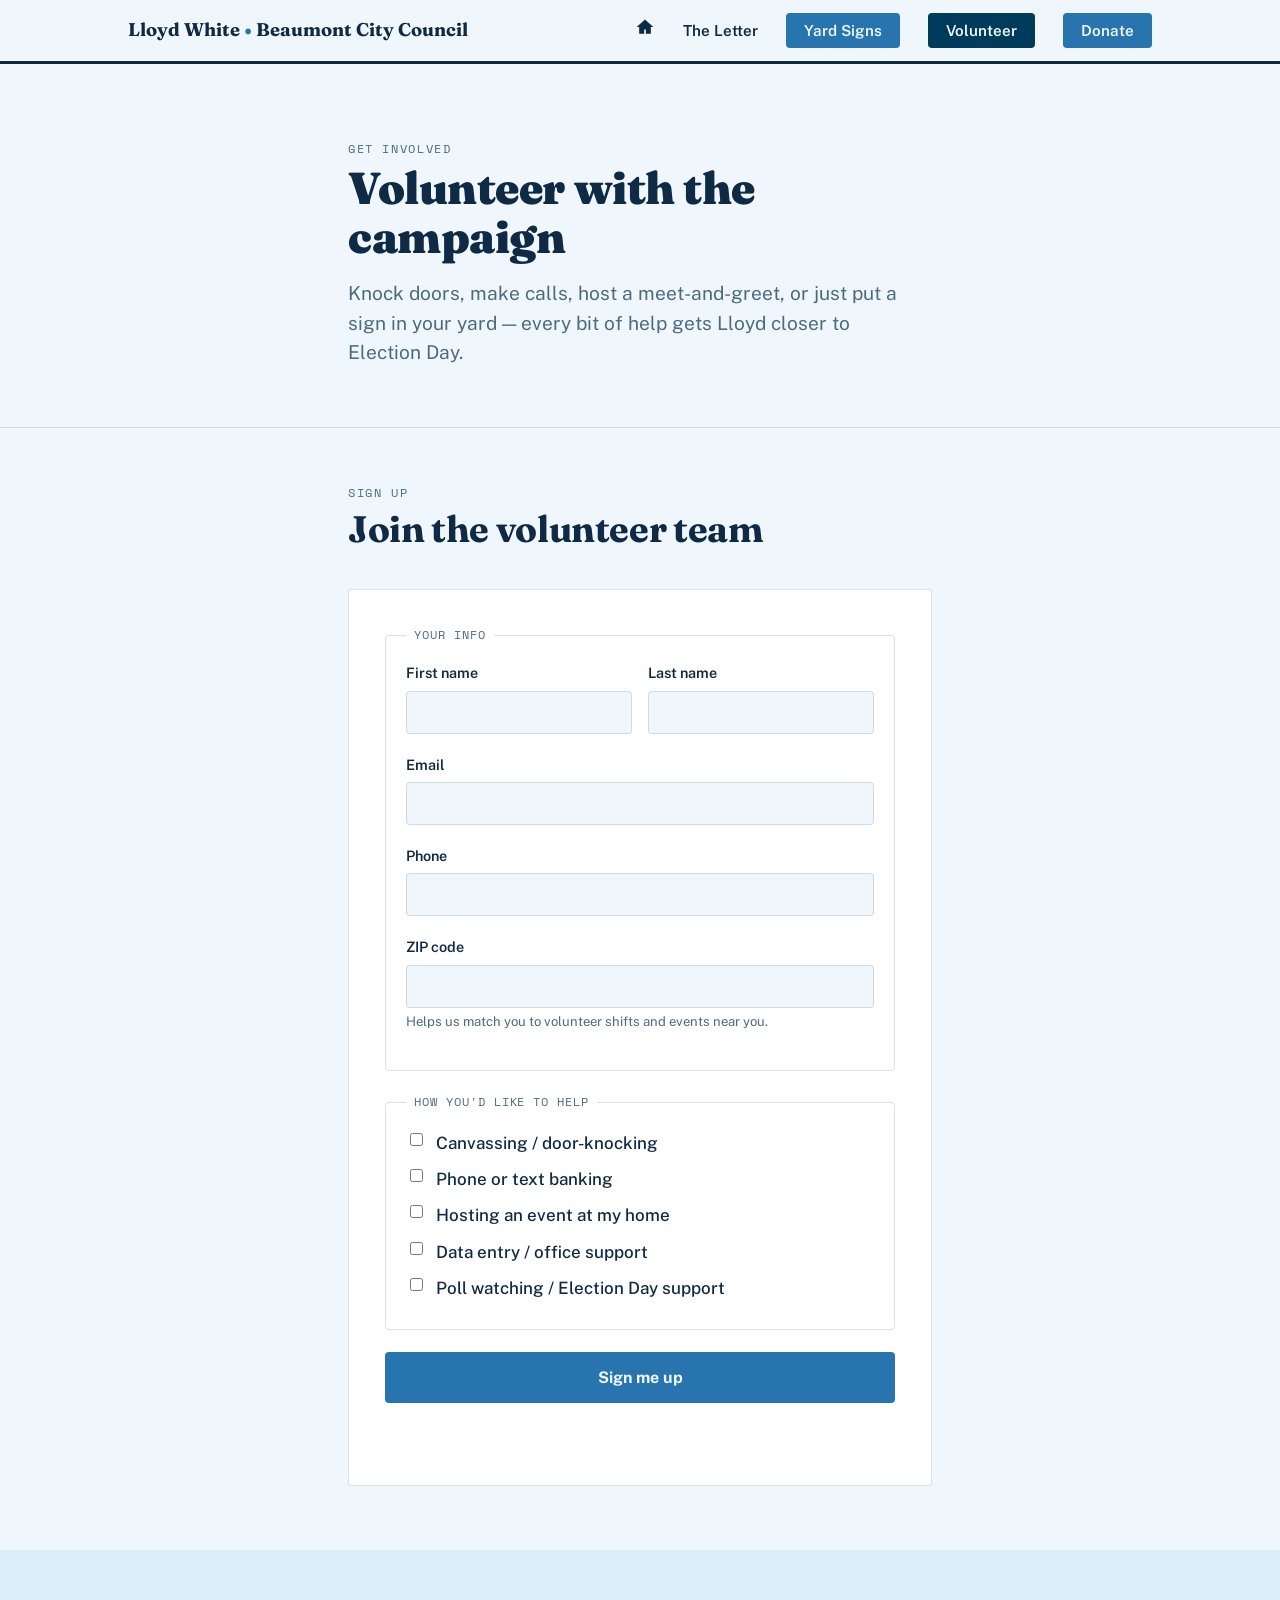
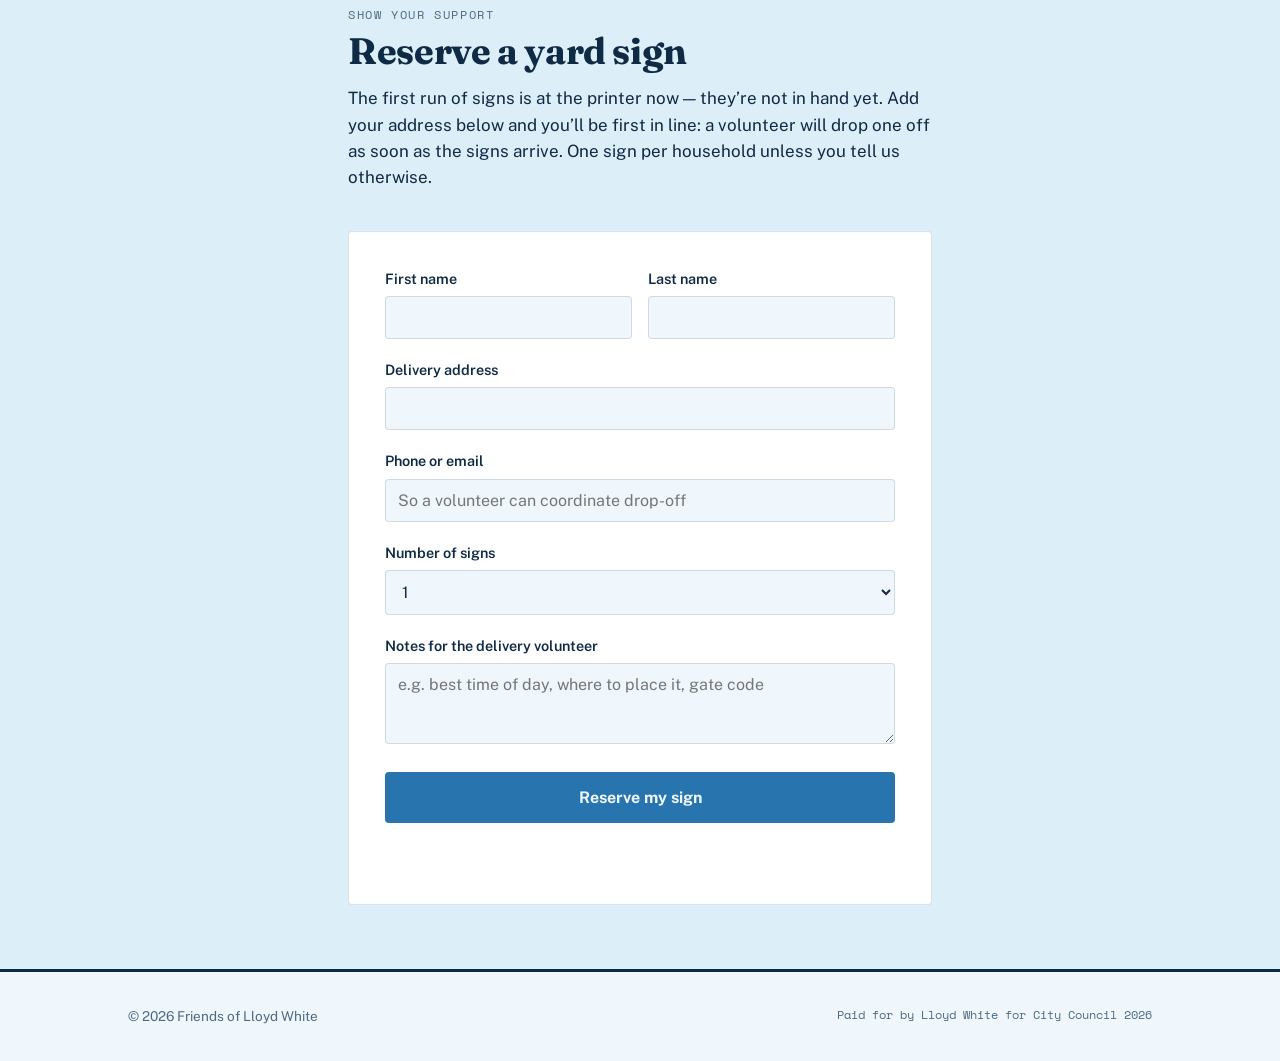
<file: volunteer.html>
<!DOCTYPE html>
<html lang="en">
<head>
<!-- Google tag (gtag.js) -->
<script async src="https://www.googletagmanager.com/gtag/js?id=G-0WGXLLVJK8"></script>
<script>
  window.dataLayer = window.dataLayer || [];
  function gtag(){dataLayer.push(arguments);}
  gtag('js', new Date());
  gtag('config', 'G-0WGXLLVJK8');
</script>
<meta charset="UTF-8">
<meta name="viewport" content="width=device-width, initial-scale=1.0">
<title>Volunteer — Lloyd White for Beaumont City Council</title>
<link rel="stylesheet" href="style.css">
</head>
<body>

<nav class="site-nav">
  <div class="wrap">
    <a href="index.html" class="brand">Lloyd White <strong>&bull;</strong> Beaumont City Council</a>
    <ul class="nav-links">
      <li><a href="index.html" class="nav-home" aria-label="Home"><svg viewBox="0 0 24 24" width="20" height="20" aria-hidden="true" focusable="false"><path fill="currentColor" d="M12 3 2 12h3v8h6v-5h2v5h6v-8h3z"/></svg></a></li>
      <li><a href="chapter-06.html">The Letter</a></li>
      <li><a href="index.html#yard-signs" class="btn-donate">Yard Signs</a></li>
      <li><a href="volunteer.html" class="btn-donate active">Volunteer</a></li>
      <li><a href="donate.html" class="btn-donate">Donate</a></li>
    </ul>
  </div>
</nav>

<header class="hero" style="padding-bottom:40px;">
  <div class="wrap" style="max-width:640px;">
    <span class="eyebrow">Get involved</span>
    <h1 style="font-size:clamp(2rem,4vw,2.8rem);">Volunteer with the campaign</h1>
    <p class="hero-tagline">Knock doors, make calls, host a meet-and-greet, or just put a sign in your yard — every bit of help gets Lloyd closer to Election Day.</p>
  </div>
</header>

<section style="padding-top:56px;">
  <div class="wrap" style="max-width:640px;">
    <div class="section-head">
      <span class="eyebrow">Sign up</span>
      <h2>Join the volunteer team</h2>
    </div>

    <form class="form-card" id="volunteer-form">
      <fieldset>
        <legend>Your info</legend>
        <div class="field-row">
          <div class="field">
            <label for="v-first">First name</label>
            <input type="text" id="v-first" name="firstName" required>
          </div>
          <div class="field">
            <label for="v-last">Last name</label>
            <input type="text" id="v-last" name="lastName" required>
          </div>
        </div>
        <div class="field">
          <label for="v-email">Email</label>
          <input type="email" id="v-email" name="email" required>
        </div>
        <div class="field">
          <label for="v-phone">Phone</label>
          <input type="tel" id="v-phone" name="phone">
        </div>
        <div class="field">
          <label for="v-zip">ZIP code</label>
          <input type="text" id="v-zip" name="zip">
          <p class="hint">Helps us match you to volunteer shifts and events near you.</p>
        </div>
      </fieldset>

      <fieldset>
        <legend>How you'd like to help</legend>
        <div class="checkbox-group">
          <label><input type="checkbox" name="interests" value="Canvassing / door-knocking"> Canvassing / door-knocking</label>
          <label><input type="checkbox" name="interests" value="Phone or text banking"> Phone or text banking</label>
          <label><input type="checkbox" name="interests" value="Hosting an event at my home"> Hosting an event at my home</label>
          <label><input type="checkbox" name="interests" value="Data entry / office support"> Data entry / office support</label>
          <label><input type="checkbox" name="interests" value="Poll watching / Election Day support"> Poll watching / Election Day support</label>
        </div>
      </fieldset>

      <button type="submit" class="btn btn-primary" style="width:100%;">Sign me up</button>
      <p class="form-status" id="volunteer-form-status" role="status" aria-live="polite"></p>
    </form>
  </div>
</section>

<section class="dim" id="yard-signs" style="padding-top:56px;">
  <div class="wrap" style="max-width:640px;">
    <div class="section-head">
      <span class="eyebrow">Show your support</span>
      <h2>Reserve a yard sign</h2>
      <p>The first run of signs is at the printer now &mdash; they&rsquo;re not in hand yet. Add your address below and you&rsquo;ll be first in line: a volunteer will drop one off as soon as the signs arrive. One sign per household unless you tell us otherwise.</p>
    </div>

    <form class="form-card" id="yard-sign-form">
      <div class="field-row">
        <div class="field">
          <label for="y-first">First name</label>
          <input type="text" id="y-first" name="firstName" required>
        </div>
        <div class="field">
          <label for="y-last">Last name</label>
          <input type="text" id="y-last" name="lastName" required>
        </div>
      </div>
      <div class="field">
        <label for="y-address">Delivery address</label>
        <input type="text" id="y-address" name="address" required>
      </div>
      <div class="field">
        <label for="y-phone">Phone or email</label>
        <input type="text" id="y-phone" name="contact" placeholder="So a volunteer can coordinate drop-off">
      </div>
      <div class="field">
        <label for="y-qty">Number of signs</label>
        <select id="y-qty" name="quantity">
          <option>1</option>
          <option>2</option>
          <option>3+</option>
        </select>
      </div>
      <div class="field">
        <label for="y-notes">Notes for the delivery volunteer</label>
        <textarea id="y-notes" name="notes" rows="3" placeholder="e.g. best time of day, where to place it, gate code"></textarea>
      </div>
      <button type="submit" class="btn btn-primary" style="width:100%;">Reserve my sign</button>
      <p class="form-status" id="yard-sign-form-status" role="status" aria-live="polite"></p>
    </form>
  </div>
</section>

<footer>
  <div class="wrap">
    <span>&copy; 2026 Friends of Lloyd White</span>
    <span class="disclaimer">Paid for by Lloyd White for City Council 2026</span>
  </div>
</footer>


<script>
(function () {
  // Paste the Google Apps Script Web App URL here after deploying it
  // (see apps-script/SETUP.md in the repo for step-by-step instructions).
  var SCRIPT_URL = 'https://script.google.com/macros/s/AKfycbzZFKmxuUEgIOFKfsdqoedXOKHvOVLqdKfVAjt3ArEuMhmN-e-W-N101OHEpz4wriWR/exec';

  function collectPayload(form, formType) {
    var fd = new FormData(form);
    if (formType === 'volunteer') {
      return {
        formType: 'volunteer',
        firstName: fd.get('firstName') || '',
        lastName: fd.get('lastName') || '',
        email: fd.get('email') || '',
        phone: fd.get('phone') || '',
        zip: fd.get('zip') || '',
        interests: fd.getAll('interests')
      };
    }
    return {
      formType: 'yard-sign',
      firstName: fd.get('firstName') || '',
      lastName: fd.get('lastName') || '',
      address: fd.get('address') || '',
      contact: fd.get('contact') || '',
      quantity: fd.get('quantity') || '',
      notes: fd.get('notes') || ''
    };
  }

  function wireForm(formId, formType, statusId, successMessage) {
    var form = document.getElementById(formId);
    var status = document.getElementById(statusId);
    if (!form || !status) return;

    form.addEventListener('submit', function (e) {
      e.preventDefault();

      if (SCRIPT_URL.indexOf('PASTE_') === 0) {
        status.textContent = "This form isn't connected yet — see apps-script/SETUP.md.";
        status.className = 'form-status form-status-error';
        return;
      }

      if (!form.checkValidity()) {
        form.reportValidity();
        return;
      }

      var btn = form.querySelector('button[type="submit"]');
      var originalText = btn.textContent;
      btn.disabled = true;
      btn.textContent = 'Sending…';
      status.textContent = '';
      status.className = 'form-status';

      var payload = collectPayload(form, formType);

      // Apps Script web apps don't send CORS headers on POST responses, so
      // we fire the request in no-cors mode (fire-and-forget: we can't read
      // the response, but the request itself still reaches the script).
      fetch(SCRIPT_URL, {
        method: 'POST',
        mode: 'no-cors',
        headers: { 'Content-Type': 'text/plain;charset=utf-8' },
        body: JSON.stringify(payload)
      }).then(function () {
        form.reset();
        status.textContent = successMessage;
        status.className = 'form-status form-status-success';
      }).catch(function () {
        status.textContent = 'Something went wrong sending that — please try again or reach out to the campaign directly.';
        status.className = 'form-status form-status-error';
      }).finally(function () {
        btn.disabled = false;
        btn.textContent = originalText;
      });
    });
  }

  wireForm('volunteer-form', 'volunteer', 'volunteer-form-status', "Thanks for signing up! We'll be in touch.");
  wireForm('yard-sign-form', 'yard-sign', 'yard-sign-form-status', "You're on the list — we'll reach out as soon as the first signs arrive.");
})();
</script>

</body>
</html>
</file>
<file: style.css>
/* ==========================================================================
   Campaign Site Template — shared stylesheet
   Palette: UCLA Bruins
     --ink        #0F2A44  headlines, nav, primary text (deep Bruin blue)
     --paper      #EFF7FC  page background (UCLA baby blue wash)
     --paper-dim  #DCEEF8  alternating section background (deeper baby blue)
     --signal     #2774AE  primary CTA / links (official UCLA Blue)
     --signal-dark #003B5C  CTA hover / pressed state (deep Bruin blue)
     --gold       #FFD100  official UCLA Gold — bright accent on dark backgrounds
     --gold-deep  #9C7A00  accessible gold for text/borders on light backgrounds
     --slate      #4C6B82  muted text, borders (blue-grey, darkened to hold contrast on the lighter background)
   Type:
     Display  — "Fraunces" (heavy, institutional serif)
     Body     — "Public Sans" (clean, civic-service sans)
     Utility  — "Space Mono" (eyebrows, labels, ballot-stamp feel)
   ========================================================================== */

@import url('https://fonts.googleapis.com/css2?family=Fraunces:opsz,wght@9..144,400;9..144,600;9..144,700;9..144,900&family=Public+Sans:wght@400;500;600;700&family=Space+Mono&display=swap');

:root {
  --ink: #0F2A44;
  --paper: #EFF7FC;
  --paper-dim: #DCEEF8;
  --signal: #2774AE;
  --signal-dark: #003B5C;
  --gold: #FFD100;
  --gold-deep: #9C7A00;
  --slate: #4C6B82;
  --line: rgba(15, 42, 68, 0.14);
  --radius: 4px;
}

* { box-sizing: border-box; }

html { scroll-behavior: smooth; }

@media (prefers-reduced-motion: reduce) {
  html { scroll-behavior: auto; }
  * { animation-duration: 0.01ms !important; transition-duration: 0.01ms !important; }
}

body {
  margin: 0;
  background: var(--paper);
  color: var(--ink);
  font-family: 'Public Sans', system-ui, sans-serif;
  font-size: 17px;
  line-height: 1.55;
  -webkit-font-smoothing: antialiased;
}

h1, h2, h3 {
  font-family: 'Fraunces', Georgia, serif;
  font-weight: 700;
  line-height: 1.08;
  margin: 0 0 0.4em;
  letter-spacing: -0.01em;
}

h1 { font-size: clamp(2.4rem, 5vw, 4rem); font-weight: 900; }
h2 { font-size: clamp(1.6rem, 3vw, 2.3rem); }
h3 { font-size: 1.2rem; }

p { margin: 0 0 1em; color: var(--ink); }

a { color: var(--signal); }

.eyebrow {
  font-family: 'Space Mono', monospace;
  font-size: 0.72rem;
  letter-spacing: 0.14em;
  text-transform: uppercase;
  color: var(--slate);
  display: block;
  margin-bottom: 0.6em;
}

/* ---------- layout shells ---------- */

.wrap {
  max-width: 1080px;
  margin: 0 auto;
  padding: 0 28px;
}

/* ---------- nav ---------- */

.site-nav {
  border-bottom: 3px solid var(--ink);
  background: var(--paper);
  position: sticky;
  top: 0;
  z-index: 50;
}

.site-nav .wrap {
  display: flex;
  align-items: center;
  justify-content: space-between;
  padding-top: 16px;
  padding-bottom: 16px;
}

.brand {
  font-family: 'Fraunces', serif;
  font-weight: 700;
  font-size: 1.15rem;
  text-decoration: none;
  color: var(--ink);
}

.brand strong { color: var(--signal); }

.nav-links {
  display: flex;
  gap: 28px;
  align-items: center;
  list-style: none;
  margin: 0;
  padding: 0;
}

.nav-links a {
  color: var(--ink);
  text-decoration: none;
  font-weight: 600;
  font-size: 0.95rem;
  padding-bottom: 4px;
  border-bottom: 2px solid transparent;
}

.nav-links a:hover,
.nav-links a.active {
  border-bottom-color: var(--signal);
}

.nav-links a.btn-donate {
  background: var(--signal);
  color: var(--paper);
  padding: 9px 18px;
  border-radius: var(--radius);
  border-bottom: none;
}

.nav-links a.btn-donate:hover { background: var(--signal-dark); }

.nav-links a.btn-donate.active { background: var(--signal-dark); }

.nav-home {
  display: inline-flex;
  align-items: center;
  color: var(--ink);
}

.nav-home svg { display: block; }

/* ---------- buttons ---------- */

.btn {
  display: inline-block;
  font-weight: 700;
  text-decoration: none;
  padding: 14px 30px;
  border-radius: var(--radius);
  border: 2px solid transparent;
  font-size: 1rem;
  cursor: pointer;
  font-family: 'Public Sans', sans-serif;
}

.btn-primary {
  background: var(--signal);
  color: var(--paper);
}
.btn-primary:hover { background: var(--signal-dark); }

.btn-outline {
  background: transparent;
  border-color: var(--ink);
  color: var(--ink);
}
.btn-outline:hover { background: var(--ink); color: var(--paper); }

/* ---------- hero ---------- */

.hero {
  padding: 76px 0 64px;
  border-bottom: 1px solid var(--line);
}

.hero-grid {
  display: grid;
  grid-template-columns: 1.15fr 0.85fr;
  gap: 56px;
  align-items: center;
}

.hero-photo {
  aspect-ratio: 4 / 5;
  border-radius: var(--radius);
  object-fit: cover;
  object-position: top center;
  width: 100%;
  display: block;
  border: 3px solid var(--ink);
}

.hero-actions {
  display: flex;
  gap: 14px;
  margin-top: 28px;
  flex-wrap: wrap;
}

.hero-tagline {
  font-size: 1.2rem;
  color: var(--slate);
  max-width: 46ch;
}

/* ---------- yard-sign card (signature element) ---------- */

.sign {
  background: var(--paper);
  border: 3px solid var(--ink);
  border-radius: 6px;
  padding: 26px 24px 22px;
  position: relative;
  box-shadow: 5px 5px 0 var(--line);
}

.sign::after {
  content: "";
  position: absolute;
  left: 50%;
  bottom: -34px;
  transform: translateX(-50%);
  width: 6px;
  height: 34px;
  background: var(--slate);
  opacity: 0.55;
}

.sign.tilt-l { transform: rotate(-1.4deg); }
.sign.tilt-r { transform: rotate(1.2deg); }

.sign-row {
  display: grid;
  grid-template-columns: repeat(3, 1fr);
  gap: 46px 32px;
  padding: 8px 0 56px;
}

@media (max-width: 760px) {
  .sign-row { grid-template-columns: 1fr; gap: 50px 0; }
  .sign.tilt-l, .sign.tilt-r { transform: none; }
}

.sign blockquote {
  margin: 0 0 14px;
  font-family: 'Fraunces', serif;
  font-size: 1.05rem;
  font-weight: 600;
  line-height: 1.35;
}

.sign cite {
  font-style: normal;
  font-family: 'Space Mono', monospace;
  font-size: 0.78rem;
  color: var(--slate);
}

/* ---------- sections ---------- */

section { padding: 64px 0; }
section[id] { scroll-margin-top: 88px; }
section.dim { background: var(--paper-dim); }
section.ink { background: var(--ink); color: var(--paper); }
section.ink h2, section.ink .eyebrow { color: var(--paper); }
section.ink .eyebrow { color: rgba(246,241,231,0.6); }

.section-head {
  max-width: 60ch;
  margin-bottom: 40px;
}

/* bio / issues grid */

.two-col {
  display: grid;
  grid-template-columns: 1fr 1fr;
  gap: 48px;
}

@media (max-width: 760px) {
  .two-col, .hero-grid { grid-template-columns: 1fr; }
  .hero-grid { gap: 36px; }
}

.issue-list {
  list-style: none;
  margin: 0;
  padding: 0;
}

.issue-list li {
  padding: 18px 0;
  border-top: 1px solid var(--line);
  display: grid;
  grid-template-columns: 2.4em 1fr;
  gap: 18px;
}

.issue-list li:last-child { border-bottom: 1px solid var(--line); }

.issue-num {
  font-family: 'Space Mono', monospace;
  color: var(--gold-deep);
  font-weight: 700;
}

/* CTA banner */

.cta-banner {
  text-align: center;
  padding: 72px 0;
}

.cta-banner h2 { margin-bottom: 0.3em; }
.cta-banner p { color: var(--slate); margin-bottom: 28px; }

/* ---------- forms ---------- */

.form-card {
  background: #fff;
  border: 1px solid var(--line);
  border-radius: var(--radius);
  padding: 36px;
}

.field { margin-bottom: 20px; }

.field label {
  display: block;
  font-weight: 600;
  font-size: 0.9rem;
  margin-bottom: 6px;
}

.field .hint {
  font-size: 0.82rem;
  color: var(--slate);
  margin-top: 4px;
}

.field input[type="text"],
.field input[type="email"],
.field input[type="tel"],
.field select,
.field textarea {
  width: 100%;
  padding: 11px 12px;
  border: 1.5px solid var(--line);
  border-radius: var(--radius);
  font-family: inherit;
  font-size: 1rem;
  background: var(--paper);
  color: var(--ink);
}

.field input:focus,
.field select:focus,
.field textarea:focus {
  outline: 3px solid var(--gold-deep);
  outline-offset: 1px;
}

.field-row {
  display: grid;
  grid-template-columns: 1fr 1fr;
  gap: 16px;
}

@media (max-width: 560px) {
  .field-row { grid-template-columns: 1fr; }
}

.checkbox-group label {
  display: flex;
  align-items: flex-start;
  gap: 10px;
  font-weight: 500;
  margin-bottom: 10px;
  cursor: pointer;
}

.checkbox-group input { margin-top: 3px; }

fieldset {
  border: 1px solid var(--line);
  border-radius: var(--radius);
  padding: 18px 20px;
  margin: 0 0 22px;
}

fieldset legend {
  font-family: 'Space Mono', monospace;
  font-size: 0.75rem;
  letter-spacing: 0.08em;
  text-transform: uppercase;
  color: var(--slate);
  padding: 0 8px;
}

/* amount picker for donate page */

.amount-grid {
  display: grid;
  grid-template-columns: repeat(4, 1fr);
  gap: 10px;
  margin-bottom: 20px;
}

@media (max-width: 560px) {
  .amount-grid { grid-template-columns: repeat(2, 1fr); }
}

.amount-grid label {
  border: 1.5px solid var(--line);
  border-radius: var(--radius);
  text-align: center;
  padding: 14px 6px;
  font-weight: 700;
  cursor: pointer;
  font-family: 'Space Mono', monospace;
  position: relative;
  display: block;
}

.amount-grid input { position: absolute; opacity: 0; pointer-events: none; }

.amount-grid label:has(input:checked) {
  background: var(--ink);
  color: var(--paper);
  border-color: var(--ink);
}

/* footer */

footer {
  border-top: 3px solid var(--ink);
  padding: 34px 0;
  font-size: 0.85rem;
  color: var(--slate);
}

footer .wrap {
  display: flex;
  justify-content: space-between;
  flex-wrap: wrap;
  gap: 12px;
}

.disclaimer {
  font-family: 'Space Mono', monospace;
  font-size: 0.72rem;
  color: var(--slate);
}

/* form submit status */
.form-status {
  margin-top: 14px;
  font-size: 0.9rem;
  font-weight: 600;
  min-height: 1.2em;
}
.form-status-success { color: var(--signal-dark); }
.form-status-error { color: #A3271F; }

/* small helper */
.note-box {
  border-left: 4px solid var(--gold-deep);
  background: var(--paper-dim);
  padding: 16px 20px;
  border-radius: 0 var(--radius) var(--radius) 0;
  font-size: 0.92rem;
  margin-bottom: 24px;
}

/* ==========================================================================
   "A Letter to My Children" — serialized story feature
   Landing hero + story hub (story.html) + chapter reader (chapter-*.html)
   ========================================================================== */

:root {
  --paper-warm: #FBF7F0;              /* cream reading surface for chapters */
  --line-warm: rgba(15, 42, 68, 0.16);
}

/* ---------- byline (shared: landing hero + chapter head) ---------- */

.byline {
  display: flex;
  align-items: center;
  gap: 14px;
  margin: 26px 0 0;
}

.byline-photo {
  width: 58px;
  height: 58px;
  border-radius: 50%;
  object-fit: cover;
  object-position: top center;
  border: 2px solid var(--ink);
  flex-shrink: 0;
}

.byline b {
  display: block;
  font-family: 'Fraunces', serif;
  font-weight: 700;
  font-size: 1rem;
}

.byline span {
  display: block;
  font-family: 'Space Mono', monospace;
  font-size: 0.72rem;
  letter-spacing: 0.05em;
  color: var(--slate);
  text-transform: uppercase;
  margin-top: 3px;
}

/* ---------- landing: story hero ---------- */

.story-hero {
  padding: 68px 0 58px;
  border-bottom: 3px solid var(--ink);
}

.story-hero .wrap { max-width: 760px; }

.story-hero h1 {
  font-size: clamp(2.3rem, 5.4vw, 3.6rem);
  margin-bottom: 0.25em;
}

.story-hero .subtitle {
  font-family: 'Fraunces', Georgia, serif;
  font-weight: 600;
  font-size: clamp(1.05rem, 2.2vw, 1.3rem);
  color: var(--slate);
  margin: 0 0 1em;
}

.story-hero-dek {
  font-size: 1.12rem;
  color: var(--ink);
  max-width: 58ch;
}

/* featured latest chapter card */

.chapter-feature {
  margin-top: 34px;
  border: 3px solid var(--ink);
  border-radius: 6px;
  background: #fff;
  box-shadow: 6px 6px 0 var(--line);
  padding: 26px 26px 28px;
}

.chapter-feature h2 {
  font-size: clamp(1.5rem, 3vw, 2rem);
  margin: 6px 0 0.4em;
}

.chapter-feature p { color: var(--slate); max-width: 54ch; }

.chapter-feature .btn { margin-top: 10px; }
.chapter-feature .btn + .btn { margin-left: 10px; }

@media (max-width: 480px) {
  .chapter-feature .btn { display: block; text-align: center; }
  .chapter-feature .btn + .btn { margin-left: 0; margin-top: 10px; }
}

/* band that re-introduces the campaign below the letter */

.campaign-band .wrap { max-width: 1080px; }
.campaign-band .lead-in {
  max-width: 60ch;
  font-size: 1.05rem;
  color: var(--slate);
}

/* ---------- story hub (story.html) ---------- */

.chapter-list {
  list-style: none;
  margin: 0;
  padding: 0;
}

.chapter-list li {
  border-top: 1px solid var(--line);
  padding: 26px 0;
  display: grid;
  grid-template-columns: 3.4rem 1fr;
  gap: 20px;
}

.chapter-list li:last-child { border-bottom: 1px solid var(--line); }

.chapter-list .num {
  font-family: 'Space Mono', monospace;
  font-weight: 700;
  color: var(--gold-deep);
  font-size: 1rem;
  padding-top: 3px;
}

.chapter-list h3 { font-size: 1.35rem; margin-bottom: 0.25em; }
.chapter-list h3 a { text-decoration: none; color: var(--ink); }
.chapter-list h3 a:hover { color: var(--signal); }
.chapter-list p { color: var(--slate); margin-bottom: 0.5em; max-width: 62ch; }

.chapter-list .status {
  font-family: 'Space Mono', monospace;
  font-size: 0.72rem;
  letter-spacing: 0.05em;
  text-transform: uppercase;
  color: var(--slate);
}

.chapter-list li.upcoming { opacity: 0.7; }
.chapter-list li.upcoming h3 { color: var(--slate); }

@media (max-width: 480px) {
  .chapter-list li { grid-template-columns: 1fr; gap: 6px; }
}

/* ---------- chapter reader (chapter-*.html) ---------- */

body.reading { background: var(--paper-warm); }
body.reading .site-nav { background: var(--paper-warm); }
body.reading footer { background: var(--paper-warm); }

.chapter {
  max-width: 780px;
  margin: 0 auto;
  padding: 56px 28px 44px;
}

.chapter-head { margin-bottom: 34px; }

.chapter-head .kicker {
  font-family: 'Space Mono', monospace;
  font-size: 0.72rem;
  letter-spacing: 0.12em;
  text-transform: uppercase;
  color: var(--slate);
}

.chapter-head h1 {
  font-size: clamp(2rem, 5vw, 3rem);
  margin: 0.35em 0 0;
}

.chapter-dateline {
  margin-top: 20px;
  padding-top: 16px;
  border-top: 1px solid var(--line-warm);
  font-family: 'Space Mono', monospace;
  font-size: 0.74rem;
  letter-spacing: 0.03em;
  color: var(--slate);
}

.chapter-body {
  font-family: 'Fraunces', Georgia, serif;
  font-weight: 400;
  font-size: 1.16rem;
  line-height: 1.72;
  font-optical-sizing: auto;
}

.chapter-body p { margin: 0 0 1.25em; color: var(--ink); }

.chapter-body > p:first-of-type::first-letter {
  float: left;
  font-family: 'Fraunces', serif;
  font-weight: 600;
  font-size: 3.5em;
  line-height: 0.8;
  padding: 0.04em 0.12em 0 0;
  color: var(--signal-dark);
}

.chapter-body h2 {
  font-family: 'Space Mono', monospace;
  font-weight: 700;
  font-size: 0.8rem;
  letter-spacing: 0.16em;
  text-transform: uppercase;
  color: var(--gold-deep);
  margin: 2.5em 0 1.1em;
}

.chapter-continue {
  margin-top: 40px;
  border: 3px solid var(--ink);
  border-radius: 6px;
  background: #fff;
  padding: 22px 24px;
  box-shadow: 6px 6px 0 var(--line-warm);
}

.chapter-continue .kicker {
  font-family: 'Space Mono', monospace;
  font-size: 0.72rem;
  letter-spacing: 0.1em;
  text-transform: uppercase;
  color: var(--slate);
  display: block;
  margin-bottom: 4px;
}

.chapter-continue strong {
  font-family: 'Fraunces', serif;
  font-size: 1.1rem;
}

.chapter-nav {
  display: flex;
  justify-content: space-between;
  gap: 12px;
  margin-top: 32px;
  padding-top: 20px;
  border-top: 1px solid var(--line-warm);
  font-weight: 600;
  font-size: 0.9rem;
  flex-wrap: wrap;
}

.chapter-nav a { text-decoration: none; }
.chapter-nav a:hover { text-decoration: underline; }
.chapter-nav .muted { color: var(--slate); font-weight: 400; }

.chapter-campaign-note {
  max-width: 780px;
  margin: 0 auto;
  padding: 0 28px 40px;
  font-size: 0.9rem;
  color: var(--slate);
}

.chapter-campaign-note a { font-weight: 600; }

/* chapter index rail — jump straight to any released chapter from the reader */
.chapter-index {
  max-width: 780px;
  margin: 0 auto;
  padding: 20px 28px 0;
  display: flex;
  align-items: baseline;
  flex-wrap: wrap;
  gap: 10px 16px;
}

.chapter-index-label {
  font-family: 'Space Mono', monospace;
  font-size: 0.72rem;
  letter-spacing: 0.12em;
  text-transform: uppercase;
  color: var(--slate);
}

.chapter-index ol {
  display: flex;
  flex-wrap: wrap;
  gap: 8px;
  list-style: none;
  margin: 0;
  padding: 0;
}

.chapter-index li a,
.chapter-index li span {
  display: block;
  min-width: 2.4em;
  text-align: center;
  padding: 5px 9px;
  border: 2px solid var(--ink);
  border-radius: var(--radius);
  font-family: 'Space Mono', monospace;
  font-size: 0.82rem;
  font-weight: 700;
  text-decoration: none;
  color: var(--ink);
}

.chapter-index li a:hover,
.chapter-index li a[aria-current="page"] {
  background: var(--ink);
  color: var(--paper-warm);
}

.chapter-index li span {
  border-color: var(--line-warm);
  color: var(--slate);
  opacity: 0.55;
}

.chapter-index-all {
  font-family: 'Space Mono', monospace;
  font-size: 0.75rem;
  font-weight: 700;
  margin-left: auto;
}

@media (max-width: 480px) {
  .chapter-index { gap: 8px 12px; }
  .chapter-index-all { margin-left: 0; }
}

/* nav: stack brand over links once the buttons no longer fit one row,
   and shrink the buttons so three of them clear a narrow phone screen */
@media (max-width: 640px) {
  .site-nav .wrap { flex-wrap: wrap; gap: 12px 0; }
  .brand { flex: 1 1 100%; font-size: 1.05rem; }
  .nav-links { flex-wrap: wrap; gap: 8px 10px; }
  .nav-links a { font-size: 0.82rem; }
  .nav-links a.btn-donate { padding: 7px 11px; }
}

@media (max-width: 380px) {
  .nav-links { gap: 6px 8px; }
  .nav-links a { font-size: 0.78rem; }
  .nav-links a.btn-donate { padding: 6px 9px; }
}
</file>
